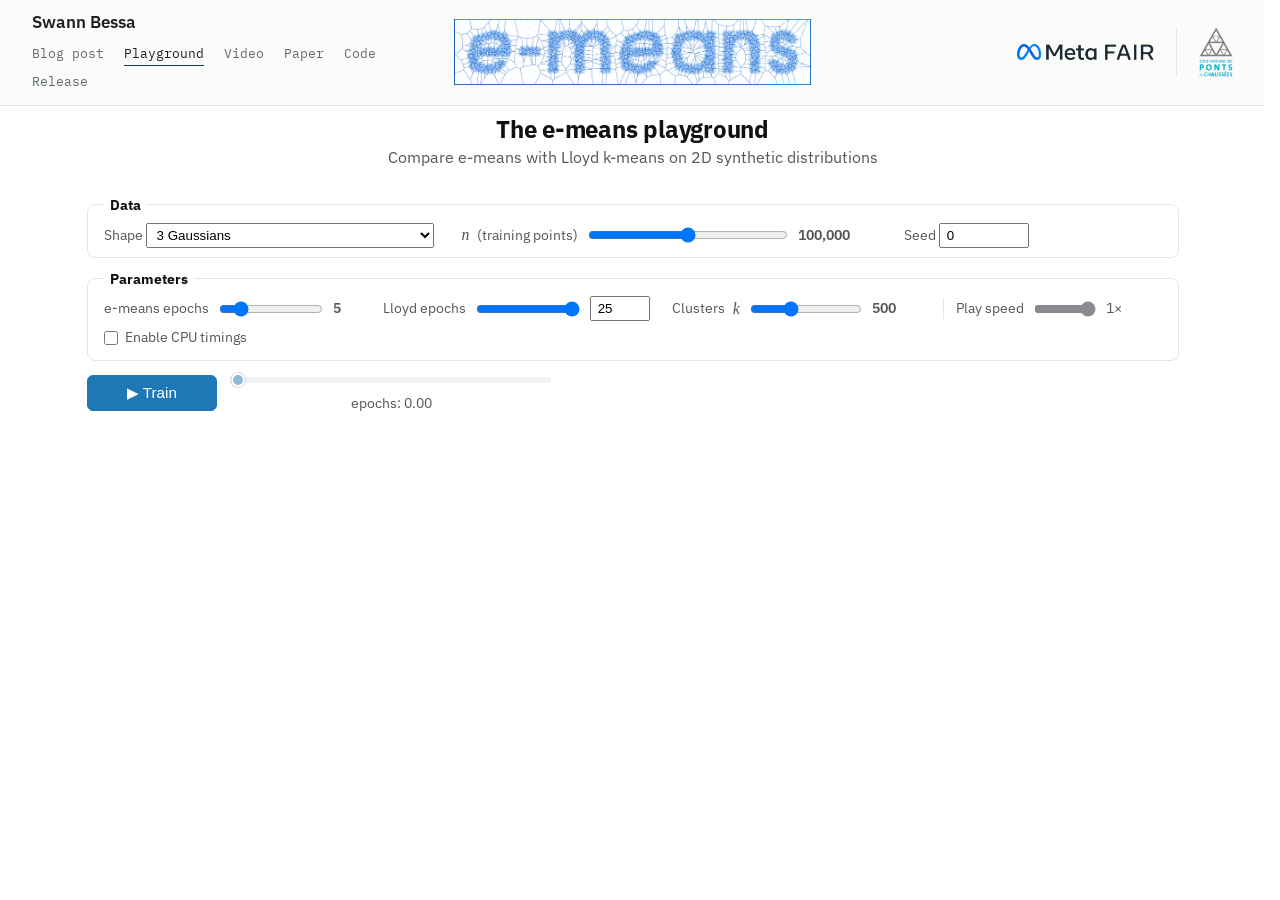
<file: playground.html>
<!DOCTYPE html>
<html lang="en">
<head>
<meta charset="utf-8">
<meta name="viewport" content="width=device-width, initial-scale=1">
<meta name="color-scheme" content="light">
<title>The e-means playground</title>
<link rel="preconnect" href="https://fonts.googleapis.com">
<link rel="preconnect" href="https://fonts.gstatic.com" crossorigin>
<link href="https://fonts.googleapis.com/css2?family=IBM+Plex+Mono:wght@400;500;600&family=IBM+Plex+Sans:wght@400;500;600;700&display=swap" rel="stylesheet" media="print" onload="this.media='all'">
<noscript><link href="https://fonts.googleapis.com/css2?family=IBM+Plex+Mono:wght@400;500;600&family=IBM+Plex+Sans:wght@400;500;600;700&display=swap" rel="stylesheet"></noscript>
<style>
html{scrollbar-gutter:stable; -webkit-text-size-adjust:100%; text-size-adjust:100%;}
.em-header{border-bottom:1px solid #e2e4e8; background:#fbfbfa; line-height:1.5;}
.em-header-inner{max-width:1400px; margin:0 auto; padding:10px 32px; display:grid;
    grid-template-columns:1fr auto 1fr; align-items:center; gap:12px 36px;}
.em-left{justify-self:start; display:flex; align-items:baseline; flex-wrap:wrap; gap:8px 28px;}
.em-name{font-family:"IBM Plex Sans",-apple-system,"Segoe UI",sans-serif; font-weight:600; font-size:17px;
  color:#1b1f23; text-decoration:none;}
.em-nav{font-family:"IBM Plex Mono",ui-monospace,Menlo,Consolas,monospace; font-size:13px; display:flex; gap:20px;}
  /* menu items never break inside; if the menu is wider than its column, its last items move to a second row */
  .em-nav{flex-wrap:wrap; row-gap:6px;}
  .em-nav > a, .em-nav > details > summary{white-space:nowrap;}
.em-nav a{color:#616b74; text-decoration:none; padding-bottom:2px; border-bottom:1px solid transparent;}
.em-nav a:hover, .em-nav a.active{color:#1b1f23; border-bottom-color:#1d3557;}
.em-paper{position:relative; display:inline-block;}
.em-paper summary{list-style:none; cursor:pointer; color:#616b74; padding-bottom:2px;
  border-bottom:1px solid transparent;}
.em-paper summary::-webkit-details-marker{display:none;}
.em-paper summary:hover, .em-paper[open] summary{color:#1b1f23; border-bottom-color:#1d3557;}
.em-paper-pop{position:absolute; left:0; top:calc(100% + 10px); z-index:20; width:min(680px, 92vw);
  background:#fff; border:1px solid #e2e4e8; border-radius:8px; padding:14px 16px;
  box-shadow:0 6px 24px rgba(0,0,0,0.08); font-family:"IBM Plex Sans",-apple-system,sans-serif;}
.em-paper-arxiv{font-size:13px; color:#616b74; margin-bottom:10px;}
.em-cite{font-family:"IBM Plex Mono",ui-monospace,Menlo,Consolas,monospace; font-size:12px;
  background:#f6f6f7; border:1px solid #e2e4e8; border-radius:6px; padding:10px 12px; margin:0 0 10px;
  white-space:pre-wrap; overflow-x:auto; color:#1b1f23;}
.em-copy{font-size:12px; padding:5px 12px;}
  .em-nav .em-paper-pop a.em-arxiv-link{color:#1f77b4; text-decoration:underline; text-underline-offset:2px; border-bottom:0;}
  .em-arxiv-btn{margin-left:8px;}
  .em-paper-pop .em-copy{font-family:inherit;}
  @media (max-width:420px){.em-paper-pop .em-cite{font-size:11px;}}
.em-mark{justify-self:center; display:block; line-height:0; background:#fff;
  border:none; transition:box-shadow 0.15s;}
.em-mark:hover{box-shadow:0 2px 10px rgba(0,0,0,0.12);}
.em-mark img{display:block; height:66px; width:auto;}
.em-mark{position:relative; cursor:zoom-in;}
.em-mark::after{content:"Click to zoom"; position:absolute; left:50%; top:calc(100% + 6px); transform:translateX(-50%); font:12px/1.4 "IBM Plex Sans",-apple-system,sans-serif; color:#fff; background:rgba(27,31,35,0.88); padding:3px 9px; border-radius:4px; white-space:nowrap; opacity:0; pointer-events:none; transition:opacity 0.15s; z-index:30;}
.em-mark:hover::after{opacity:1;}
.em-mark:focus-visible::after{opacity:1;}
.em-zoom{position:fixed; top:0; right:0; bottom:0; left:0; z-index:1000; display:none; flex-direction:column; align-items:center; justify-content:center; gap:16px; margin:0; padding:24px; background:rgba(251,251,250,0.97); cursor:zoom-out;}
.em-zoom.open{display:flex;}
.em-zoom img{max-width:min(1600px, 94vw); max-height:78vh; width:auto; height:auto; background:#fff; border:none; box-shadow:0 6px 30px rgba(0,0,0,0.12);}
.em-zoom figcaption{font-size:1.05em; color:#55555a;}
@media (max-width:1180px){
  .em-header-inner{grid-template-columns:1fr auto;}
  .em-mark{grid-column:1 / -1; grid-row:1;}
}
.em-logos{justify-self:end; display:flex; align-items:center; gap:22px;}
.em-logos > span{line-height:0; border:none; text-decoration:none;}
.em-logos img{display:block; width:auto;}
.em-logos .logo-fair{height:16px;}
.em-logos .logo-enpc{height:50px;}
.em-logos > span + span{padding-left:22px; border-left:1px solid #e2e4e8;}
</style>
<style>
:root{
  --ink:#111111; --ink-2:#55555a; --rule:#e5e5e8; --bg:#ffffff;
  --emablue:#1f77b4; --emared:#d62728;
}
*{box-sizing:border-box}
body{margin:0; background:var(--bg); color:var(--ink);
  font-family:"IBM Plex Sans",-apple-system,"Segoe UI","Helvetica Neue",Arial,sans-serif;
  line-height:1.5; font-size:16px;}
.wide{max-width:1140px; margin:0 auto; padding:14px 24px 80px;}
h1{font-size:1.7em; margin:8px 0 6px;}
p.lede{color:var(--ink-2); max-width:760px;}
h2{font-size:1.1em; margin:1.6em 0 0.5em;}
fieldset{border:1px solid var(--rule); border-radius:8px; padding:4px 16px 6px; margin:0 0 10px;}
fieldset .row{margin:2px 0;}
fieldset label{margin-top:1px; margin-bottom:1px;}
/* narrower parameter sliders so e-means epochs, Lloyd epochs and k fit on one line */
#paramKlog{width:112px;}
/* replay speed: not a run setting, so it looks different (grey, after a divider) */
.speedslider{display:inline-flex; align-items:center; gap:8px; padding-left:12px; border-left:1px solid var(--rule);}
/* the Parameters row is one line on desktop: slightly tighter gaps there */
@media (min-width:601px){fieldset:nth-of-type(2) .row{column-gap:12px;}}
#playSpeed{width:62px; accent-color:#8a8a90;}
.speedval{min-width:2.4em; color:var(--ink-2); font-variant-numeric:tabular-nums;}
@media (max-width:600px){.speedslider{display:grid; padding-left:0; border-left:0;} #playSpeed{width:100%;}}
#paramKval{min-width:3.5em;}
legend{font-weight:700; font-size:0.9em; padding:0 6px;}
label{display:inline-block; font-size:0.88em; color:var(--ink-2); margin:4px 10px 4px 0;}
input[type=number], select{font-size:0.95em; padding:3px 6px; width:90px;}
select{width:auto;}
textarea{width:100%; height:110px; font-family:"SF Mono","Menlo","Consolas",monospace; font-size:0.85em;}
.row{display:flex; flex-wrap:wrap; gap:4px 18px; align-items:center; margin:6px 0;}
.logslider{display:inline-flex; align-items:center; gap:8px;}
.logslider input[type=range]{width:200px;}
.logval{display:inline-block; min-width:5.5em; font-variant-numeric:tabular-nums; font-weight:600;}
button{font-size:0.95em; padding:8px 18px; border-radius:6px; border:1px solid var(--emablue);
  background:var(--emablue); color:#fff; cursor:pointer;}
button:hover{opacity:0.9}
button.secondary{background:#fff; color:var(--emablue);}
button:disabled{opacity:0.4; cursor:default;}
.anim-row{display:flex; flex-direction:column; margin-top:8px;
  border:1px solid var(--rule); border-radius:10px; padding:10px 20px 14px; background:#fcfcfd;}
/* below ~1100 px the chart moves to a second line instead of being cut off on the right */
.anim-panels{display:flex; gap:24px; flex-wrap:wrap; justify-content:center; justify-content:safe center; overflow-x:auto;}
.anim-row.stale .anim-panels{opacity:0.45;}
.anim-row canvas{border-radius:4px; max-width:100%; height:auto;}
.panel-title{font-weight:700; font-size:0.9em; min-height:1.3em; margin-bottom:6px; width:320px;
  display:flex; align-items:flex-end; line-height:1.3;}
.panel-title.lloyd{color:var(--emared)}
.panel-title.ema{color:var(--emablue)}
.readout{font-size:0.88em; color:var(--ink-2); margin-top:6px; min-height:3em; max-width:320px;}
.chart-legend{display:flex; gap:16px; justify-content:center; margin-top:8px; font-size:0.85em; color:var(--ink-2);}
.chart-legend .legend-item{display:inline-flex; align-items:center; gap:6px;}
.chart-legend .dot{display:inline-block; width:10px; height:10px; border-radius:50%;}
.chart-legend .line{display:inline-block; width:18px; height:0; border-top:2.2px solid; margin:0 1px;}
.chart-legend .line.dashed{border-top-style:dashed;}
.status{font-size:0.88em; color:var(--ink-2); margin-top:10px; white-space:pre-wrap; min-height:1.5em;}
.status.err{color:var(--emared); font-weight:600;}
.status .err{color:var(--emared); font-weight:600;}
/* the result: one sentence under the plots, each number in the colour of the method it favours */
.result-box{margin-top:14px; min-height:3.2em; font-size:1.02em; color:var(--ink); line-height:1.5;
  display:flex; flex-direction:column; align-items:center; justify-content:center; text-align:center;}
.result-box:empty{visibility:hidden;}
.result-box .better{color:var(--emablue);}
.result-box .worse{color:var(--emared);}
.result-box .tip{color:var(--ink-2); font-size:0.92em; margin-top:2px;}
.result-box .waiting{color:var(--ink-2); font-style:italic;}
.linslider{display:inline-flex; align-items:center; gap:8px;}
.math{font-family:"Times New Roman",Times,serif; font-style:italic; font-size:1.12em;}
.footnote{font-size:0.78em; color:var(--ink-2); font-weight:normal; margin-top:18px;}
/* the settings of the run and the notes, folded away: a quiet line with a chevron that turns when open */
.more-info{margin-top:14px; font-size:0.88em; color:var(--ink-2);}
.more-info + .more-info{margin-top:6px;}
.more-info summary{display:inline-flex; align-items:center; gap:7px; cursor:pointer; list-style:none;
  padding:2px 0; user-select:none;}
.more-info summary::-webkit-details-marker{display:none;}
.more-info summary:hover, .more-info[open] summary{color:var(--ink);}
.more-info summary:focus-visible{outline:2px solid var(--emablue); outline-offset:3px; border-radius:3px;}
.more-info .chev{width:6px; height:6px; border-right:1.6px solid currentColor;
  border-bottom:1.6px solid currentColor; transform:rotate(-45deg); transition:transform .15s ease;}
.more-info[open] .chev{transform:rotate(45deg) translate(-1px, -1px);}
.more-box{margin-top:8px; border:1px solid var(--rule); border-radius:8px; background:#fcfcfd;
  padding:10px 14px 12px;}
.more-box .run-info{white-space:pre-wrap; line-height:1.5;}
.more-box .run-info:empty{display:none;}
.more-box .footnote{font-size:1em; margin:8px 0 0; line-height:1.5;}
.more-box .run-info:empty + .footnote{margin-top:0;}
@media (prefers-reduced-motion: reduce){.more-info .chev{transition:none;}}
.linslider input[type=range]{width:104px;}
.controls{display:flex; align-items:center; flex-wrap:wrap; gap:8px 14px; margin:2px 0 0;}
/* one button: Train / Pause / Resume; wide enough for its longest label ("Preparing…") so the slider does
   not move when the label changes */
#startBtn{min-width:8.6em; white-space:nowrap;}
/* while preparing it ignores clicks but keeps the keyboard focus (the disabled attribute would drop it) */
#startBtn[aria-disabled="true"]{opacity:0.4; cursor:default;}
.play-btn{
  flex:0 0 auto; width:36px; height:36px; border-radius:50%;
  border:1px solid var(--rule); background:#fff; color:var(--emablue);
  font-size:0.85em; cursor:pointer; display:flex; align-items:center;
  justify-content:center; padding:0 0 0 2px;
}
.play-btn:hover{background:#f3f7fb}
/* the slider is 320 px wide when there is room and shrinks with the box on a phone */
.slider-col{display:flex; flex-direction:column; align-items:center; gap:4px; flex:0 1 320px; min-width:0;}
.slider-col input[type=range]{width:100%}
.slider-label{font-size:0.85em; color:var(--ink-2)}
.slider-label .eps .e, .slider-label .eps .l{white-space:nowrap;}
.slider-label .eps .e{color:var(--emablue);} .slider-label .eps .l{color:var(--emared);}
/* the CPU time and both epochs read as one line (Swann, 2026-11-06): a wider column for it, never broken */
@media (min-width: 601px){.cpu-timed .slider-col{flex-basis:440px;} .slider-label{white-space:nowrap;}}
/* phones: the epochs get their own line under the CPU time, without the separator */
/* (on a phone the method names go too: the colours already say which number is which) */
@media (max-width: 600px){.slider-label .eps{display:block;} .slider-label .eps .sep{display:none;}
  .slider-label .eps .nm{display:none;}}
/* playback slider, like a video player: played | computed | not computed yet */
/* drawn on the input itself, so it repaints whenever --pf/--bf change; --be lets the computed part
   reach the right edge once training is done (the thumb-centre mapping alone stops 7 px short) */
.slider-col input[type=range]{-webkit-appearance:none; appearance:none; height:18px; margin:0;
  cursor:pointer; --pf:0; --bf:0; --be:0;
  background:linear-gradient(to right, var(--emablue) calc(7px + (100% - 14px) * var(--pf)),
    #aac6e0 0 calc(7px + (100% - 14px) * var(--bf) + 7px * var(--be)), #e6e7ea 0) center / 100% 6px no-repeat;}
.slider-col input[type=range]:disabled{cursor:default; opacity:0.5;}
.slider-col input[type=range]:focus{outline:none;}
.slider-col input[type=range]::-moz-range-track{height:6px; border:none; background:transparent;}
.slider-col input[type=range]::-webkit-slider-runnable-track{height:6px; border:none; background:transparent;}
.slider-col input[type=range]::-moz-range-progress{background:transparent;}
.slider-col input[type=range]::-moz-range-thumb{box-sizing:border-box; width:14px; height:14px; border-radius:50%;
  background:var(--emablue); border:2px solid #fff; box-shadow:0 0 0 1px rgba(0,0,0,0.25);}
.slider-col input[type=range]::-webkit-slider-thumb{-webkit-appearance:none; box-sizing:border-box; width:14px;
  height:14px; margin-top:-4px; border-radius:50%; background:var(--emablue); border:2px solid #fff;
  box-shadow:0 0 0 1px rgba(0,0,0,0.25);}
.slider-col input[type=range]:focus-visible::-moz-range-thumb{box-shadow:0 0 0 3px rgba(31,119,180,0.35);}
.slider-col input[type=range]:focus-visible::-webkit-slider-thumb{box-shadow:0 0 0 3px rgba(31,119,180,0.35);}
.linslider input[type=number]{width:4.5em;}
code{font-family:"SF Mono","Menlo","Consolas",monospace; background:#f4f4f6;
  border:1px solid var(--rule); border-radius:4px; padding:0.1em 0.4em; font-size:0.92em;}
</style>
<style id="emCodeStyle">
  .em-code-pop{width:auto; white-space:nowrap;}
  .em-nav .em-code-pop a.em-code-link{font-family:"IBM Plex Mono",ui-monospace,Menlo,Consolas,monospace; font-size:13px; color:#1f77b4;}
  /* phones: the pop-up spans the screen and its sentence wraps; the faiss path stays on one line */
  @media (max-width: 600px){
    .em-nav .em-code-pop{left:8px; right:8px; width:auto; white-space:normal;}
    .em-nav .em-code-pop a.em-code-link{white-space:nowrap;}
  }
</style>
<style id="pgHeroStyle">
  .pg-hero{padding:10px 0 11px; text-align:center;}
  .pg-hero-inner{max-width:1140px; margin:0 auto; padding:0 24px;}
  .pg-hero h1{font-size:24px; line-height:1.15; margin:0 0 2px; letter-spacing:-0.01em;}
  .pg-hero p.lede{font-size:16px; color:var(--ink-2); margin:0; max-width:none;}
</style>
<style id="pgPhoneStyle">
/* ===== Phones, tablets and touch screens. Every rule that changes the page is inside a media query that a
   desktop browser (fine pointer, wider than 600 px) does not match, so desktops render exactly as before. ===== */
.lbl{display:contents;}          /* label text wrapper: invisible on desktop, a grid cell on phones */
.touch-note{display:none;}       /* the note on phone limits, shown on touch screens only */

/* --- Touch screens (a finger is the main pointer): targets of at least 44 px, and 16 px text in the form
   fields so that iOS does not zoom the page in when one is tapped (pinch-zoom stays available). --- */
@media (pointer: coarse){
  select, input[type=number]{font-size:16px; min-height:44px;}
  #startBtn{min-height:44px;}
  .em-copy{min-height:44px;}
  .em-nav a.em-code-link{display:inline-block; padding:12px 0;}
  fieldset input[type=range]{height:44px;}
  /* the header links keep their look; an invisible margin around each one takes the finger */
  .em-name, .em-nav a, .em-paper summary{position:relative;}
  .em-name::after, .em-nav a::after, .em-paper summary::after{content:""; position:absolute;
    left:-6px; right:-6px; top:-11px; bottom:-11px;}
  /* playback slider: 44 px tall to grab, the visible track stays 6 px, the thumb grows from 14 to 26 px
     (the played / computed bar is re-drawn for the bigger thumb) */
  .slider-col input[type=range]{height:44px;
    background:linear-gradient(to right, var(--emablue) calc(13px + (100% - 26px) * var(--pf)),
      #aac6e0 0 calc(13px + (100% - 26px) * var(--bf) + 13px * var(--be)), #e6e7ea 0) center / 100% 6px no-repeat;}
  .slider-col input[type=range]::-moz-range-thumb{width:26px; height:26px;}
  .slider-col input[type=range]::-webkit-slider-thumb{width:26px; height:26px; margin-top:-10px;}
  .touch-note{display:block;}
}

/* --- Below 940 px the Paper menu (680 px wide, anchored at its link) runs off the right edge: open both menus
   under the header, inside the screen, and let the citation wrap --- */
@media (max-width: 940px){
  .em-header-inner{position:relative;}
  .em-paper{position:static;}
  .em-paper-pop{left:16px; right:16px; width:auto; max-width:680px; top:calc(100% - 4px);}
  .em-code-pop{left:auto;}
  .em-cite{white-space:pre-wrap;}
}

/* --- Phones held upright (up to 600 px wide) --- */
@media (max-width: 600px){
  /* header: the wordmark on its own line, shrunk to the screen; then the name with the two logos (smaller,
     still plain images); then the links */
  .em-header-inner{grid-template-columns:1fr auto; padding:10px 16px 6px; gap:6px 12px;}
  .em-mark{grid-column:1 / -1; grid-row:1; justify-self:center; width:min(100%, 340px);}
  .em-mark img{width:100%; height:auto;}
  .em-left{display:contents;}
  .em-name{grid-column:1; grid-row:2; align-self:center;}
  .em-logos{grid-column:2; grid-row:2; gap:14px;}
  .em-logos > span + span{padding-left:14px;}
  .em-logos .logo-fair{height:12px;}
  .em-logos .logo-enpc{height:32px;}
  .em-nav{grid-column:1 / -1; grid-row:3; gap:4px 18px; flex-wrap:wrap;}
  .em-nav a, .em-paper summary{white-space:nowrap;}
  .pg-hero{padding:8px 0 9px;}
  .pg-hero-inner{padding:0 16px;}
  .pg-hero h1{font-size:22px;}
  .pg-hero p.lede{font-size:15px; line-height:1.4;}
  .wide{padding:10px 16px 48px;}
  /* settings: one per line, as label | slider | value, with the slider taking what is left */
  fieldset{min-width:0; padding:2px 12px 6px; margin-bottom:8px;}
  .row{display:block; margin:0;}
  .row > label{display:grid; grid-template-columns:6.4em minmax(0, 1fr) 5.2em; align-items:center;
    column-gap:8px; margin:0; padding:1px 0; line-height:1.25;}
  .lbl{display:block;}
  .row > label > select, #genSeed{grid-column:2 / -1;}
  #genSeed, #paramIters{justify-self:start;}
  select{width:100%; min-width:0;}
  .row input[type=range], #paramKlog{width:100%; min-width:0; margin:0;}
  .row .logval{min-width:0;}
  .controls{flex-wrap:nowrap; scroll-margin-top:8px;}
  /* plots: Lloyd and e-means side by side at half width, the loss chart under them; the canvases keep
     their shape (only their displayed size changes, never what is computed or drawn) */
  .anim-row{padding:8px 8px 10px;}
  .anim-panels{display:grid; grid-template-columns:repeat(2, minmax(0, 1fr)); gap:6px 10px;}
  .anim-panels > div:nth-child(3){grid-column:1 / -1; justify-self:center; width:100%; max-width:360px;
    margin-top:6px;}
  .anim-row canvas{width:100% !important;}
  .panel-title{width:auto; margin-bottom:4px;}
  .pt-more{display:none;}
  .readout{max-width:none; font-size:0.8em; line-height:1.35; min-height:4.05em;}
  .chart-legend{font-size:0.875em;}
  .footnote{font-size:0.875em;}
}

/* --- Phones held sideways (short screen, touch, wider than 600 px; a narrower one keeps the upright layout):
   one-line header and title, and the three plots in one
   row, sized so that a plot fits on the screen together with the Train button and the slider --- */
@media (orientation: landscape) and (min-width: 601px) and (max-height: 500px) and (pointer: coarse){
  .em-header-inner{grid-template-columns:1fr auto 1fr; padding:6px 24px; gap:6px 24px;}
  .em-mark{grid-column:auto; grid-row:auto; width:auto;}
  .em-mark img{height:36px; width:auto;}
  .em-left{gap:0 20px;}
  .em-nav{gap:16px;}
  .em-logos{gap:14px;}
  .em-logos > span + span{padding-left:14px;}
  .em-logos .logo-fair{height:12px;}
  .em-logos .logo-enpc{height:34px;}
  .pg-hero{padding:6px 0 7px;}
  .pg-hero-inner{display:flex; flex-wrap:wrap; align-items:baseline; justify-content:center; column-gap:16px;}
  .wide{padding-top:10px;}
  .row > label{flex:1 1 auto; white-space:nowrap; margin:0;}
  .row input[type=range], #paramKlog{width:60px; flex:1 1 60px; min-width:50px;}
  select{max-width:10em;}
  #genSeed{width:4.5em;}
  .controls{scroll-margin-top:6px;}
  .anim-row{padding:8px 12px 10px;}
  .anim-panels{--pw:min(320px, calc(100vh - 130px), calc((100vw - 140px) / 3)); gap:16px;}
  .anim-panels > div{width:var(--pw);}
  .anim-row canvas{width:100% !important;}
  .panel-title{width:auto;}
  .pt-more{display:none;}
  .readout{max-width:none;}
}
@supports (height: 100svh){
  @media (orientation: landscape) and (min-width: 601px) and (max-height: 500px) and (pointer: coarse){
    /* the small viewport: the screen height left when the browser's toolbars are showing */
    .anim-panels{--pw:min(320px, calc(100svh - 130px), calc((100vw - 140px) / 3));}
  }
}
</style>
<style id="panelKeyStyle">
/* ===== The key to the two cluster plots (legend option 11, Swann 2026-11-05). One line under the Lloyd and
   e-means readouts, in the chart legend's own type: it carries the .chart-legend class, so the size, the grey
   and the 6 px from glyph to label are the chart legend's. ===== */
/* the readouts break on purpose: the numbers, then "after N epochs" on a line of its own */
.readout .ro-when{display:block;}
.readout .ro-test{white-space:nowrap;}   /* if the numbers' line ever wraps, it wraps before "test" */

/* the key: training points, centroids, Voronoi cells. The centroids entry sits in the middle column, centred
   under the gap between the two plots, and the other two hang off it: swapping the third entry for the
   "hidden" note (above VORONOI_MAX_K clusters) moves nothing else. */
.panel-key{display:grid; grid-template-columns:1fr auto 1fr; column-gap:16px; align-items:center;
  width:auto; margin-top:0;}
.panel-key .legend-item{white-space:nowrap;}
.panel-key .pk-pts{justify-self:end;}
.panel-key .pk-cells, .panel-key .pk-note{grid-column:3; grid-row:1; justify-self:start;}
.panel-key svg{display:block; flex:none; overflow:visible;}
.panel-key .pk-term{text-decoration:underline dotted rgba(85,85,90,0.45); text-decoration-thickness:1px;
  text-underline-offset:3px;}
.panel-key .pk-note{display:none; color:#8b8b91;}
.panel-key .pk-note svg{opacity:0.45;}
.anim-row.pk-nocells .panel-key .pk-cells{display:none;}
.anim-row.pk-nocells .panel-key .pk-note{display:inline-flex;}
/* a one-phrase gloss on hover or focus, in the page's own tooltip style (the header's "Click to zoom"). It is
   not rendered at all until shown, so it can never widen the scrolling row of plots. */
.panel-key [data-tip]{position:relative; cursor:help; border-radius:3px;}
.panel-key [data-tip]:focus{outline:none;}
.panel-key [data-tip]:focus-visible{box-shadow:0 0 0 3px rgba(31,119,180,0.35);}
.panel-key [data-tip]::after{content:attr(data-tip); display:none; position:absolute; left:50%;
  bottom:calc(100% + 6px); transform:translateX(-50%); font:12px/1.4 "IBM Plex Sans",-apple-system,sans-serif;
  color:#fff; background:rgba(27,31,35,0.88); padding:3px 9px; border-radius:4px; white-space:nowrap;
  pointer-events:none; z-index:30;}
.panel-key [data-tip]:hover::after, .panel-key [data-tip]:focus::after{display:block;}

/* where the plots wrap (the chart on its own line, or one plot per line): the key is a line of its own right
   after the two cluster plots and before the chart; the negative margin turns the 24 px wrap gap into 6 px */
.anim-panels > .panel-key{flex:1 0 100%; order:1; margin-top:-18px; grid-column:1 / -1;}
.anim-panels > div:nth-child(3){order:2;}
/* wide enough for the three plots in one row: a grid, with the chart column spanning both rows and its legend
   at the bottom. The key (row 2, under the two plots) then shares a line with the chart legend's second row,
   and "after N epochs" with its first: 6 px under the readouts for the key, 6 px between the legend's rows. */
.anim-row{container-type:inline-size;}
@container (min-width: 1008px){
  .anim-panels{display:grid; grid-template-columns:repeat(3, 320px); column-gap:24px; row-gap:0;}
  .anim-panels > div:nth-child(1){grid-area:1 / 1;}
  .anim-panels > div:nth-child(2){grid-area:1 / 2;}
  .anim-panels > div:nth-child(3){grid-area:1 / 3 / span 2 / 4; display:flex; flex-direction:column;}
  .anim-panels > div:nth-child(3) > .chart-legend{margin-top:auto; row-gap:6px !important;}
  .anim-panels > .panel-key{grid-area:2 / 1 / 3 / 3; margin-top:6px;}
}
/* desktop: the frame's bottom padding matches its top (10 px), so the key line sits as far from the bottom
   border as the titles do from the top one; 4 px of it inside the scrolling row of plots, so the keyboard focus
   ring around a key entry is not clipped */
@media (min-width: 601px){
  .anim-row{padding-bottom:6px;}
  .anim-panels{padding-bottom:4px;}
}
/* phones held upright: three lines per readout (train, test, epochs), and the key spans both plot columns as
   one centred line, a little apart from the readouts above and the chart below so it reads as a key */
@media (max-width: 600px){
  .readout .ro-test{display:block;}
  .anim-panels > .panel-key{display:flex; flex-wrap:wrap; justify-content:center; column-gap:12px; row-gap:2px;
    margin:3px 0 4px; font-size:0.85em;}   /* the desktop key's size: a few px to spare at 390 px */
  .panel-key .legend-item{gap:5px;}
  /* the gloss wraps to the screen: the outer entries anchor theirs to their own outer edge */
  .panel-key [data-tip]::after{white-space:normal; width:max-content; max-width:250px; text-align:center;
    text-wrap:balance;}
  .panel-key .pk-pts::after{left:0; transform:none;}
  .panel-key .pk-cells::after, .panel-key .pk-note::after{left:auto; right:0; transform:none;}
  /* above VORONOI_MAX_K clusters the note does not fit beside the other two: it takes a centred line of its own */
  .anim-row.pk-nocells .panel-key .pk-note{flex-basis:100%; justify-content:center;}
}
/* the narrowest phones (under 380 px): a step smaller and tighter, so the key still holds one line down to
   360 px; on a 320 px screen "Voronoi cells" takes a centred second line */
@media (max-width: 379px){
  .anim-panels > .panel-key{font-size:0.78em; column-gap:8px;}
}
/* phones held sideways keep the three plots in one row: the same grid at their plot width. The key is a
   centred, wrapping line there, since two plot widths may be too narrow for the pinned middle entry */
@media (orientation: landscape) and (min-width: 601px) and (max-height: 500px) and (pointer: coarse){
  .anim-panels{display:grid; grid-template-columns:repeat(3, var(--pw)); column-gap:16px; row-gap:0;}
  .anim-panels > div:nth-child(1){grid-area:1 / 1;}
  .anim-panels > div:nth-child(2){grid-area:1 / 2;}
  .anim-panels > div:nth-child(3){grid-area:1 / 3 / span 2 / 4; display:flex; flex-direction:column;}
  .anim-panels > div:nth-child(3) > .chart-legend{margin-top:auto; row-gap:6px !important;}
  .anim-panels > .panel-key{grid-area:2 / 1 / 3 / 3; margin-top:6px; width:auto; display:flex; flex-wrap:wrap;
    justify-content:center; column-gap:12px; row-gap:2px;}
}
</style>
<style id="raceStyle">
/* ===== The race on one clock (Swann, 2026-11-05; calm finish 2026-11-06). With "Enable CPU timings" checked, the
   title line of each cluster plot carries a small grey clock on its right: the method's CPU time so far. When the
   method finishes, the clock settles where it is to a check mark and the total, in the method's colour. Nothing is
   drawn over the plots. ===== */
.panel-title > span:first-child{white-space:nowrap;}
.panel-title .clock{margin-left:auto; padding-left:10px; display:inline-flex; align-items:center; gap:5px; flex:none;
  font-weight:600; font-variant-numeric:tabular-nums; white-space:nowrap; color:var(--ink-2); transition:color .45s ease;}
.panel-title .clock:empty{display:none;}
.panel-title .clock svg{display:block; flex:none; color:#a2a2a9;}
/* the finish: the clock settles where it is, to a check mark and the total, in its method's colour */
.panel-title.lloyd .clock.done{color:var(--emared);}
.panel-title.ema .clock.done{color:var(--emablue);}
.panel-title .clock.done svg{color:currentColor;}
.panel-title .clock.settle svg{animation:ckIn .45s ease both;}
@keyframes ckIn{from{opacity:0;} to{opacity:1;}}
.panel-title .clock .ck-ff{font-weight:500; font-size:0.9em; letter-spacing:0.01em; color:var(--ink-2);}
.panel-title .clock.ff-short .ck-ff{display:none;}
.stage{position:relative;}
@media (max-width: 419px){body.cpu-timed .panel-title.lloyd .km{display:none;}}
/* the narrowest phones: the clock drops its stopwatch while running, to fit beside "e-means" */
@media (max-width: 379px){
  .panel-title .clock{padding-left:6px; gap:3px;}
  .panel-title .clock.run svg{display:none;}
}
@media (prefers-reduced-motion: reduce){
  .panel-title .clock{transition:none;}
  .panel-title .clock.settle svg{animation:none;}
}
.footnote a{color:var(--emablue); text-decoration:none;}
.footnote a:hover{text-decoration:underline;}
</style>
<style id="toggleStyle">
/* ===== "Enable CPU timings" (Swann, 2026-11-06): a training setting, read at Train like the others. On a computer it
   takes a quiet line of its own under the sliders; on a phone it is one line among the settings, before Play speed.
   The body carries .cpu-timed while the run on screen is timed (before any run, while the box is checked): the
   title clocks and the note's timing sentence show only then. ===== */
.opt-line{flex:1 0 100%; order:1; display:flex; margin:0 0 3px;}
.checkopt{display:inline-flex; align-items:center; gap:7px; cursor:pointer; user-select:none; -webkit-user-select:none;}
.checkopt input{margin:0; width:14px; height:14px; flex:none; cursor:pointer;}
.checkopt:hover{color:var(--ink);}
.timing-only{display:none;}
.cpu-timed .timing-only{display:inline;}
body:not(.cpu-timed) .panel-title .clock{display:none;}
@media (max-width: 600px){
  .opt-line{display:block; margin:0; padding:4px 0 3px;}
  .checkopt{margin:0; line-height:1.25;}
}
@media (pointer: coarse){
  .checkopt{min-height:44px; gap:10px;}
  .checkopt input{width:20px; height:20px;}
}
</style>
<meta name="description" content="Compare e-means with Lloyd k-means on 2D synthetic distributions">
<meta property="og:type" content="website">
<meta property="og:url" content="https://e-means.github.io/playground.html">
<meta property="og:title" content="The e-means playground">
<meta property="og:description" content="Compare e-means with Lloyd k-means on 2D synthetic distributions">
<meta property="og:image" content="https://e-means.github.io/assets/emeans-wordmark.png">
<meta name="twitter:card" content="summary_large_image">
<meta name="twitter:title" content="The e-means playground">
<meta name="twitter:description" content="Compare e-means with Lloyd k-means on 2D synthetic distributions">
<meta name="twitter:image" content="https://e-means.github.io/assets/emeans-wordmark.png">
<link rel="stylesheet" href="assets/mobile-header.css">
<link rel="stylesheet" href="assets/mobile-playground.css">
<script defer src="assets/mobile-header.js"></script>
<script defer src="assets/mobile-playground.js"></script>
<script>/*! JavaScript on this page: MIT License, Copyright (c) Meta Platforms, Inc. and affiliates. See https://github.com/e-means/e-means.github.io/blob/main/LICENSE */</script>
</head>
<body>
<header class="em-header">
  <div class="em-header-inner">
    <div class="em-left">
      <a class="em-name" href="https://swannbessa.github.io/">Swann Bessa</a>
      <nav class="em-nav">
        <a href="./">Blog post</a>
        <a href="playground.html" class="active">Playground</a>
        <a href="video.html">Video</a>
        <details class="em-paper">
          <summary>Paper</summary>
          <div class="em-paper-pop">
            <div class="em-paper-arxiv">On arXiv: <a class="em-arxiv-link" href="https://arxiv.org/abs/2611.09501" target="_blank" rel="noopener">arxiv.org/abs/2611.09501</a></div>
            <pre class="em-cite" id="emCite">@misc{bessa2026emeansoutperformingkmeansin,
      title={e-means: outperforming k-means (in one-tenth the epochs)}, 
      author={Swann Bessa and Pierre-Emmanuel Mazar&eacute; and Gergely Szilvasy and Hugo Touvron and David Picard and Matthijs Douze and Herv&eacute; J&eacute;gou},
      year={2026},
      eprint={2611.09501},
      archivePrefix={arXiv},
      primaryClass={cs.LG},
      url={https://arxiv.org/abs/2611.09501}, 
}</pre>
            <button type="button" class="secondary em-copy" id="emCopy">Copy citation</button><button type="button" class="secondary em-copy em-arxiv-btn" onclick="window.open('https://arxiv.org/abs/2611.09501', '_blank', 'noopener')">Open on arXiv</button>
          </div>
        </details>
        <details class="em-paper em-code">
          <summary>Code</summary>
          <div class="em-paper-pop em-code-pop">
            e-means is available in faiss : <a class="em-code-link" href="https://github.com/facebookresearch/faiss/tree/main/contrib/e_means" target="_blank" rel="noopener">faiss/contrib/e_means</a>
          </div>
        </details>
        <a href="https://x.com/swann_bessa/status/2120200714630594911" target="_blank" rel="noopener">Release</a>
      </nav>
    </div>
    <a class="em-mark" href="assets/emeans-wordmark.png?v=silk320" aria-label="Zoom into the e-means logo"><img src="assets/emeans-wordmark.png?v=silk320" alt="e-means"></a>
    <div class="em-logos">
      <span><img class="logo-fair" src="assets/meta-fair-logo.png" alt="Meta FAIR"></span>
      <span><img class="logo-enpc" src="assets/enpc-logo.png" alt="École nationale des ponts et chaussées"></span>
    </div>
  </div>
</header>
<header class="pg-hero">
  <div class="pg-hero-inner">
    <h1>The e-means playground</h1>
    <p class="lede">Compare e-means with Lloyd k-means on 2D synthetic distributions</p>
  </div>
</header>
<div class="wide">

<fieldset>
<legend>Data</legend>
<div id="genControls" class="row">
  <label>Shape
    <select id="distSelect">
      <option value="vo_toy">3 Gaussians</option>
      <optgroup label="Geometric shapes">
      <option value="spirals">Spirals (three arms)</option>
      <option value="meta_logo">Meta logo</option>
      <option value="heart">Heart</option>
      <option value="star">Star outline</option>
      <option value="checkerboard">Checkerboard</option>
      <option value="sierpinski">Sierpinski triangle</option>
      <option value="olympic_rings">Olympic rings</option>
      <option value="lissajous">Lissajous curve</option>
      <option value="galaxy">Galaxy</option>
      <option value="flower">Flower</option>
      </optgroup>
      <optgroup label="Clustered shapes">
      <option value="gaussian_blobs">Gaussian blobs</option>
      <option value="gaussian_blobs_close">Gaussian blobs (close/overlapping)</option>
      <option value="anisotropic_blobs">Anisotropic blobs</option>
      <option value="uniform_cubes">Uniform cubes</option>
      <option value="moons_tiled">Interleaving moons</option>
      <option value="rings">Concentric rings</option>
      <option value="duplicate_heavy">Duplicate-heavy blobs</option>
      </optgroup>
      <optgroup label="Paper appendix">
      <option value="syn_unif_cube">Uniform cube</option>
      <option value="syn_gauss_iso">Isotropic Gaussian</option>
      <option value="syn_gauss_pow_a05">Stretched Gaussian (a = 1/2)</option>
      <option value="syn_gauss_pow_a1">Stretched Gaussian (a = 1)</option>
      <option value="syn_gauss_pow_a2">Stretched Gaussian (a = 2)</option>
      <option value="syn_gmm">Gaussian mixture (G = K)</option>
      <option value="syn_gmm_zipf">Gaussian mixture, Zipf-weighted (G = K)</option>
      </optgroup>
    </select>
  </label>
  <label class="logslider"><span class="lbl"><i class="math">n</i> (training points)</span>
    <input type="range" id="genNlog" min="4" max="6" step="0.01" value="5">
    <span class="logval" id="genNval">100,000</span>
    <input type="hidden" id="genN" value="100000">
  </label>
  <label>Seed <input type="number" id="genSeed" value="0" min="0" step="1"></label>
</div>
</fieldset>

<fieldset>
<legend>Parameters</legend>
<div class="row">
  <label class="linslider">e-means epochs
    <input type="range" id="paramEpochs" min="1" max="25" step="1" value="5">
    <span class="logval" id="paramEpochsVal" style="min-width:2em;">5</span>
  </label>
  <label class="linslider">Lloyd epochs
    <input type="range" id="paramItersRange" min="1" max="25" step="1" value="25">
    <input type="number" id="paramIters" value="25" min="1" max="1000" step="1">
  </label>
  <label class="logslider"><span class="lbl">Clusters <i class="math">k</i></span>
    <input type="range" id="paramKlog" min="2" max="4" step="any" value="2.69897">
    <span class="logval" id="paramKval">500</span>
    <input type="hidden" id="paramK" value="500">
  </label>
  <div class="opt-line"><label class="checkopt" title="Trains both methods on the same number of threads, times them, and replays them on one clock of CPU time. The results do not change."><input type="checkbox" id="paramTiming">Enable CPU timings</label></div>
  <label class="speedslider" title="Slows the replay down. Training and the results are not affected.">Play speed
    <input type="range" id="playSpeed" min="0.1" max="1" step="0.05" value="1" aria-label="Replay speed">
    <span class="speedval" id="playSpeedVal">1&times;</span>
  </label>
</div>
</fieldset>

<div class="controls">
  <button id="startBtn" data-mode="train" aria-disabled="false">&#9654;&#xFE0E; Train</button>
  <div class="slider-col">
    <input type="range" min="0" max="1" step="0.01" value="0" aria-label="Playback position in epochs" disabled>
    <div class="slider-label"><span class="lab">epochs: </span><span class="val">0.00</span><span class="unit"></span><span class="eps"></span><span class="wait"></span></div>
  </div>
</div>

<div class="anim-row" id="animRow" style="display:none;">
  <div class="anim-panels">
  <div>
    <div class="panel-title lloyd"><span>Lloyd<span class="km"> k-means</span></span><span class="clock" aria-hidden="true"></span></div>
    <div class="stage" data-m="lloyd"><canvas class="left" width="320" height="320"></canvas></div>
    <div class="readout" data-r="lloyd"></div>
  </div>
  <div>
    <div class="panel-title ema"><span>e-means</span><span class="clock" aria-hidden="true"></span></div>
    <div class="stage" data-m="ema"><canvas class="right" width="320" height="320"></canvas></div>
    <div class="readout" data-r="ema"></div>
  </div>
  <div>
    <div class="panel-title" style="color:var(--ink-2)">Loss (MSE): train vs held-out test</div>
    <canvas class="chart" width="320" height="320"></canvas>
    <div class="chart-legend" style="display:grid; grid-template-columns:auto auto; column-gap:16px; row-gap:4px; justify-content:center;">
      <span class="legend-item"><i class="line" style="border-top-color:var(--emablue)"></i>e-means train</span>
      <span class="legend-item"><i class="line dashed" style="border-top-color:var(--emablue)"></i>e-means test</span>
      <span class="legend-item"><i class="line" style="border-top-color:var(--emared)"></i>Lloyd train</span>
      <span class="legend-item"><i class="line dashed" style="border-top-color:var(--emared)"></i>Lloyd test</span>
    </div>
  </div>
  <div class="chart-legend panel-key" role="list" aria-label="Key to the Lloyd and e-means plots">
    <span class="legend-item pk-pts" role="listitem" tabindex="0" data-tip="The points both methods learn from"><svg width="15" height="11" viewBox="0 0 15 11" aria-hidden="true" fill="#8e8e95"><rect x="0.4" y="4.6" width="2.2" height="2.2"/><rect x="4.3" y="1" width="2.2" height="2.2"/><rect x="5.8" y="7.8" width="2.2" height="2.2"/><rect x="9.7" y="4.2" width="2.2" height="2.2"/><rect x="12.8" y="0.6" width="2.2" height="2.2"/><rect x="12.6" y="8.4" width="2.2" height="2.2"/></svg>training points</span>
    <span class="legend-item pk-cents" role="listitem" tabindex="0" data-tip="The cluster centers, red for Lloyd and blue for e-means"><svg width="18" height="10" viewBox="0 0 18 10" aria-hidden="true" stroke="#fff" stroke-width="1.1"><circle cx="4.85" cy="5" r="4.2" fill="#d62728"/><circle cx="13.15" cy="5" r="4.2" fill="#1f77b4"/></svg>centroids</span>
    <span class="legend-item pk-cells" role="listitem" tabindex="0" data-tip="The region closest to each centroid"><svg width="22" height="12" viewBox="0 0 22 12" aria-hidden="true" fill="none" stroke-width="1.1" stroke-linejoin="round" stroke-opacity="0.8"><path stroke="#d62728" d="M1 2.6 L7 0.8 L9.4 6.4 L5.6 11.2 L0.6 8.8 Z"/><path stroke="#1f77b4" d="M12.6 1.4 L18.8 0.9 L21.4 5.8 L18.6 11 L11.8 9.6 L11.2 5.2 Z"/></svg><span class="pk-term">Voronoi cells</span></span>
    <span class="legend-item pk-note" role="listitem" tabindex="0" data-tip="With this many clusters the cells are too small to draw"><svg width="22" height="12" viewBox="0 0 22 12" aria-hidden="true" fill="none" stroke-width="1.1" stroke-linejoin="round" stroke-opacity="0.8"><path stroke="#d62728" d="M1 2.6 L7 0.8 L9.4 6.4 L5.6 11.2 L0.6 8.8 Z"/><path stroke="#1f77b4" d="M12.6 1.4 L18.8 0.9 L21.4 5.8 L18.6 11 L11.8 9.6 L11.2 5.2 Z"/></svg><span>cells hidden above <span class="pk-max">700</span> clusters</span></span>
  </div>
  </div>
</div>
<div class="result-box" id="resultBox" style="display:none;"></div>
<div id="statusBox" class="status"></div>
<details class="more-info" hidden>
<summary><span class="chev" aria-hidden="true"></span>Click here for additional info</summary>
<div class="more-box">
<div id="runInfo" class="run-info"></div>
<p class="footnote">Note: e-means runs here with dead-cluster revival switched off, because on very
low-dimensional data such as these 2-D sets revival degrades its results. Lloyd still re-seeds
empty clusters as usual. Initialization is done with random sampling from the dataset.
The batch size used is B/8, where B is the batch given by the default scaling law.
<span class="timing-only">The animation is smoothed, but the training times are measured faithfully (see the
<a href="https://github.com/e-means/e-means.github.io/blob/main/playground.html" target="_blank"
rel="noopener">source code</a>).</span></p>
<p class="footnote touch-note">On phones and tablets this page keeps runs small, so that the tab
fits in a phone's memory and a run takes about a minute: <i class="math">n</i> stops at about 300,000 points, a
run may do at most 3 times the work of the default one (<i class="math">n</i> &times; <i class="math">k</i>
&times; all epochs up to 4.5 billion), and training uses at most 4 threads. None of this changes the results.
For bigger runs, use a computer.</p>
</div>
</details>
<details class="more-info kudos" hidden>
<summary><span class="chev" aria-hidden="true"></span>Kudos</summary>
<div class="more-box">
<p class="footnote">Thanks to <a href="https://github.com/theovincent" target="_blank" rel="noopener">Theo Vincent</a> for the idea of this 2D playground, and to <a href="https://hector.gr/" target="_blank" rel="noopener">Hector Garcia Rodriguez</a> and <a href="https://www.alphaxiv.org/@loic-cabannes" target="_blank" rel="noopener">Loic Cabannes</a> for their feedback.</p>
</div>
</details>


<script>
"use strict";

function mulberry32(seed) {
  let a = seed >>> 0;
  return function () {
    a |= 0; a = (a + 0x6D2B79F5) | 0;
    let t = Math.imul(a ^ (a >>> 15), 1 | a);
    t = (t + Math.imul(t ^ (t >>> 7), 61 | t)) ^ t;
    return ((t ^ (t >>> 14)) >>> 0) / 4294967296;
  };
}
function gaussian(rng) {
  let u = 0, v = 0;
  while (u === 0) u = rng();
  while (v === 0) v = rng();
  return Math.sqrt(-2 * Math.log(u)) * Math.cos(2 * Math.PI * v);
}
function shuffledIndices(rng, n) {
  const a = new Array(n);
  for (let i = 0; i < n; i++) a[i] = i;
  for (let i = n - 1; i > 0; i--) {
    const j = Math.floor(rng() * (i + 1));
    const tmp = a[i]; a[i] = a[j]; a[j] = tmp;
  }
  return a;
}
function choiceNoReplace(rng, n, k) {
  return shuffledIndices(rng, n).slice(0, k);
}
function weightedChoice(rng, items, weights, wsum) {
  let r = rng() * wsum;
  for (let i = 0; i < items.length; i++) {
    r -= weights[i];
    if (r <= 0) return items[i];
  }
  return items[items.length - 1];
}

function multinomialSizes(rng, n, k) {
  const sizes = new Array(k).fill(0);
  for (let i = 0; i < n; i++) sizes[Math.floor(rng() * k)]++;
  return sizes;
}
function weightedMultinomialSizes(rng, n, weights) {
  const k = weights.length;
  const wsum = weights.reduce((a, b) => a + b, 0);
  const cum = new Array(k);
  let acc = 0;
  for (let i = 0; i < k; i++) { acc += weights[i] / wsum; cum[i] = acc; }
  const sizes = new Array(k).fill(0);
  for (let i = 0; i < n; i++) {
    const r = rng();
    let lo = 0, hi = k - 1;
    while (lo < hi) { const mid = (lo + hi) >> 1; if (cum[mid] < r) lo = mid + 1; else hi = mid; }
    sizes[lo]++;
  }
  return sizes;
}
function padRows(rng, rows, fromDim, d) {
  if (fromDim >= d) return rows.map(r => r.slice(0, d));
  return rows.map(r => {
    const row = r.slice();
    for (let e = fromDim; e < d; e++) row.push(gaussian(rng) * 0.05);
    return row;
  });
}
function genGaussianBlobs(n, k, d, seed, spread) {
  spread = spread || 1.0;
  const rng = mulberry32(seed);
  const centers = Array.from({ length: k }, () => Array.from({ length: d }, () => rng() * 20 - 10));
  const sizes = multinomialSizes(rng, n, k);
  const rows = [];
  for (let i = 0; i < k; i++) {
    for (let s = 0; s < sizes[i]; s++) {
      rows.push(centers[i].map(c => c + gaussian(rng) * spread));
    }
  }
  return rows;
}
function genAnisotropicBlobs(n, k, d, seed) {
  const rng = mulberry32(seed);
  const centers = Array.from({ length: k }, () => Array.from({ length: d }, () => rng() * 20 - 10));
  const sizes = multinomialSizes(rng, n, k);
  const rows = [];
  for (let i = 0; i < k; i++) {
    const scale = Array.from({ length: d }, () => rng() * 2.8 + 0.2);
    for (let s = 0; s < sizes[i]; s++) {
      rows.push(centers[i].map((c, t) => c + gaussian(rng) * scale[t]));
    }
  }
  return rows;
}
function genUniformCubes(n, k, d, seed, side) {
  side = side || 2.0;
  const rng = mulberry32(seed);
  const centers = Array.from({ length: k }, () => Array.from({ length: d }, () => rng() * 20 - 10));
  const sizes = multinomialSizes(rng, n, k);
  const rows = [];
  for (let i = 0; i < k; i++) {
    for (let s = 0; s < sizes[i]; s++) {
      rows.push(centers[i].map(c => c + (rng() * 2 - 1) * side));
    }
  }
  return rows;
}
function genMoonsTiled(n, k, d, seed, noise) {
  noise = noise || 0.08;
  const rng = mulberry32(seed);
  const pairs = Math.max(1, Math.floor(k / 2));
  const perPair = Math.floor(n / pairs);
  const rows = [];
  for (let p = 0; p < pairs; p++) {
    const cx = rng() * 30 - 15, cy = rng() * 30 - 15;
    const half = Math.floor(perPair / 2);
    for (let i = 0; i < perPair; i++) {
      const t = rng() * Math.PI;
      let x, y;
      if (i < half) { x = Math.cos(t); y = Math.sin(t); }
      else { x = 1 - Math.cos(t); y = 1 - Math.sin(t) - 0.5; }
      x = x * 6 + cx + gaussian(rng) * noise * 6;
      y = y * 6 + cy + gaussian(rng) * noise * 6;
      const row = [x, y];
      for (let e = 2; e < d; e++) row.push(gaussian(rng) * 0.05);
      rows.push(row);
    }
  }
  return rows;
}
function genGaussianBlobsClose(n, k, d, seed) {

  const rng = mulberry32(seed);
  const centers = Array.from({ length: k }, () => Array.from({ length: d }, () => rng() * 4 - 2));
  const sizes = multinomialSizes(rng, n, k);
  const rows = [];
  for (let i = 0; i < k; i++) {
    for (let s = 0; s < sizes[i]; s++) {
      rows.push(centers[i].map(c => c + gaussian(rng)));
    }
  }
  return rows;
}
function genRings(n, k, d, seed) {
  const rng = mulberry32(seed);
  const nRings = Math.max(2, Math.floor(k / 4));
  const perRing = Math.floor(n / nRings);
  const rows = [];
  for (let i = 0; i < nRings; i++) {
    const r = 2.0 + i * 3.0;
    for (let s = 0; s < perRing; s++) {
      const theta = rng() * 2 * Math.PI;
      const x = r * Math.cos(theta) + gaussian(rng) * 0.3;
      const y = r * Math.sin(theta) + gaussian(rng) * 0.3;
      rows.push([x, y]);
    }
  }
  return padRows(rng, rows, 2, d);
}
function genDuplicateHeavy(n, k, d, seed, dupFrac) {
  dupFrac = dupFrac || 0.3;
  const rng = mulberry32(seed);
  const nUnique = Math.max(k, Math.round(n * (1 - dupFrac)));
  const base = genGaussianBlobs(nUnique, k, d, seed);
  const extra = [];
  for (let i = 0; i < n - nUnique; i++) extra.push(base[Math.floor(rng() * base.length)]);
  return base.concat(extra);
}

function genSynUnifCube(n, k, d, seed) {
  const rng = mulberry32(seed);
  const half = Math.sqrt(3);
  const rows = new Array(n);
  for (let i = 0; i < n; i++) {
    const r = new Array(d);
    for (let t = 0; t < d; t++) r[t] = (rng() * 2 - 1) * half;
    rows[i] = r;
  }
  return rows;
}
function genSynGaussPow(alpha) {
  return function (n, k, d, seed) {
    const rng = mulberry32(seed);

    const lam = Array.from({ length: d }, (_, i) => Math.pow(i + 1, -alpha));
    const sum = lam.reduce((a, b) => a + b, 0);
    const sd = lam.map(v => Math.sqrt(v * d / sum));
    const rows = new Array(n);
    for (let i = 0; i < n; i++) {
      const r = new Array(d);
      for (let t = 0; t < d; t++) r[t] = gaussian(rng) * sd[t];
      rows[i] = r;
    }
    return rows;
  };
}
function genSynGmm(zipf) {
  return function (n, k, d, seed) {
    const rng = mulberry32(seed);

    const sw = Math.sqrt(1 / 3), smu = Math.sqrt(2 / 3);
    const means = Array.from({ length: k }, () => Array.from({ length: d }, () => gaussian(rng) * smu));
    const sizes = zipf > 0
      ? weightedMultinomialSizes(rng, n, Array.from({ length: k }, (_, g) => Math.pow(g + 1, -zipf)))
      : multinomialSizes(rng, n, k);
    const rows = [];
    for (let g = 0; g < k; g++) {
      const mu = means[g];
      for (let s = 0; s < sizes[g]; s++) rows.push(mu.map(m => m + gaussian(rng) * sw));
    }
    return rows;
  };
}

function splitCounts(n, weights) {
  const s = weights.reduce((a, b) => a + b, 0);
  const c = weights.map(w => Math.floor(n * w / s));
  c[0] += n - c.reduce((a, b) => a + b, 0);
  return c;
}
function genVoToy(n, k, d, seed) {
  const rng = mulberry32(seed);
  const c = splitCounts(n, [7000, 1000, 500, 500]);
  const rows = [];
  const blob = (m, cx, cy) => { for (let i = 0; i < m; i++) rows.push([cx + gaussian(rng) / 2, cy + gaussian(rng) / 2]); };
  blob(c[0], -1, -1); blob(c[1], 1, -1); blob(c[2], 0, 1);
  for (let i = 0; i < c[3]; i++) rows.push([(rng() - 0.5) * 6, (rng() - 0.5) * 6]);
  return padRows(rng, rows, 2, d);
}

function rejection(n, rng, draw, keep) {
  const rows = [];
  while (rows.length < n) { const p = draw(); if (keep(p)) rows.push(p); }
  return rows;
}
function genSpirals(n, k, d, seed) {
  const rng = mulberry32(seed), rows = new Array(n), arms = 3;
  for (let i = 0; i < n; i++) {
    const t = Math.sqrt(rng()) * 3 * Math.PI, a = t + Math.floor(rng() * arms) * 2 * Math.PI / arms;
    const r = t / (3 * Math.PI);
    rows[i] = [r * Math.cos(a) + gaussian(rng) * 0.05, r * Math.sin(a) + gaussian(rng) * 0.05];
  }
  return padRows(rng, rows, 2, d);
}

const META_LOGO = { nx: 1150, ny: 764, b64: "AADEACAAAACnAyEAAQC4ADYAAQCbAzcAAgCwAEYAAgCTA0cAAwCqAFEAAwCNA1IABACkAFwABACIA1wABQCfAGUABQCDA2YABgCbAG0ABgB/A24ABwCXAHUABwB7A3UACACUAHsACAB4A3wACQCQAIIACQB1A4IACgCNAIgACgByA4gACwCKAI4ACwBvA40ADACHAJMADABsA5MADQCEAJkADQBpA5kADgCCAJ0ADgBnA50ADwB/[base64]/A+wAJgBYAPAAJgA9A+8AJwBWAPMAJwA8A/EAKABVAPYAKAA7A/MAKQBUAPgAKQA5A/YAKgBTAPoAKgA4A/kAKwBRAP0AKwA3A/sALABQAAABLAA2A/[base64]/[base64]/[base64]/[base64]/A3UApgALAIUApgAoAY4ApgDQAp4ApgD/[base64]/ApsAvwAJBHAAwAAGAH8AwAA+AYgAwAC/ApoAwAAJBHAAwQAFAIAAwQA/[base64]/AAAAHwA/ABpAYEA/ACaApYA/AARBG0A/QAAAHwA/QBpAYEA/QCaApYA/QARBG0A/gAAAHwA/gBqAYEA/gCZApYA/gARBG0A/wAAAHwA/wBrAYAA/wCZApYA/[base64]/AX4AHQGHApQAHQEQBG4AHgEAAH0AHgF/[base64]/ApUAKQEQBG4AKgEBAH0AKgGHAX0AKgF/[base64]/[base64]/A3AAoQERAIAAoQHTAfgAoQH/A3AAogERAIEAogHUAfcAogH/A3AAowESAIAAowHUAfYAowH/A28ApAESAIAApAHVAfQApAH/[base64]/[base64]/AZcA9gHkA3MA9wErAIYA9wH+AZgA9wHkA3MA+AErAIYA+AH9AZgA+AHkA3IA+QErAIcA+QH9AZcA+QHjA3MA+gEsAIYA+gH8AZgA+gHjA3IA+wEsAIcA+wH7AZgA+wHiA3MA/AEsAIcA/AH7AZgA/AHiA3MA/QEtAIcA/QH6AZgA/QHiA3IA/gEtAIcA/gH5AZgA/gHhA3MA/wEuAIcA/wH4AZkA/[base64]/AIwAJwLaAb8AJwLNA3YAKAI/[base64]/A3kAPgJKAJIAPgLFAeQAPgK/A3gAPwJLAJIAPwLEAeYAPwK+A3kAQAJLAJMAQALDAegAQAK9A3kAQQJMAJIAQQLCAeoAQQK9A3kAQgJMAJMAQgLBAesAQgK8A3kAQwJNAJMAQwLAAe0AQwK7A3oARAJOAJMARAK/[base64]/[base64]/AKQBjgJ4AokAjgJmA54AjwKAAKIBjwJ5AooAjwJkA58AkAKBAKABkAJ6AowAkAJhA6EAkQKBAJ8BkQJ6Ao4AkQJfA6IAkgKCAJ0BkgJ7ApAAkgJcA6QAkwKDAJsBkwJ8ApIAkwJZA6YAlAKEAJkBlAJ9ApQAlAJWA6kAlQKFAJcBlQJ+ApYAlQJSA6wAlgKGAJUBlgJ/[base64]/[base64]/AnkA8wIPAX0A8wICA3MA9AITAXYA9AIGA2sA9QIXAW4A9QIJA2QA9gIbAWUA9gINA1wA9wIgAVsA9wIRA1MA+AIlAVEA+AIWA0kA+QIrAUQA+QIbAz4A+gIyATYA+gIiAzAA+wI9AR8A+wIrAxwA" };
let _metaRuns = null;
function metaRuns() {
  if (_metaRuns) return _metaRuns;
  const bin = atob(META_LOGO.b64), bytes = new Uint8Array(bin.length);
  for (let i = 0; i < bin.length; i++) bytes[i] = bin.charCodeAt(i);
  const r = new Uint16Array(bytes.buffer);
  const nr = r.length / 3, cum = new Float64Array(nr);
  let acc = 0;
  for (let i = 0; i < nr; i++) { acc += r[3 * i + 2]; cum[i] = acc; }
  _metaRuns = { r, cum, nr };
  return _metaRuns;
}
function genMetaLogo(n, k, d, seed) {
  const rng = mulberry32(seed), { r, cum, nr } = metaRuns(), total = cum[nr - 1];
  const s = 2 / META_LOGO.nx, rows = new Array(n);
  for (let p = 0; p < n; p++) {
    const u = rng() * total;
    let lo = 0, hi = nr - 1;
    while (lo < hi) { const mid = (lo + hi) >> 1; if (cum[mid] > u) hi = mid; else lo = mid + 1; }
    const x = r[3 * lo + 1] + (u - (cum[lo] - r[3 * lo + 2]));
    const y = r[3 * lo] + rng();
    rows[p] = [x * s - 1, (y - META_LOGO.ny / 2) * s];
  }
  return padRows(rng, rows, 2, d);
}
function genHeart(n, k, d, seed) {
  const rng = mulberry32(seed);
  const rows = rejection(n, rng, () => [rng() * 3 - 1.5, rng() * 3 - 1.3],
    ([x, y]) => Math.pow(x * x + y * y - 1, 3) - x * x * y * y * y <= 0);
  return padRows(rng, rows, 2, d);
}
function genStar(n, k, d, seed) {
  const rng = mulberry32(seed), v = [];
  for (let i = 0; i < 10; i++) { const a = Math.PI / 2 + i * Math.PI / 5, r = i % 2 === 0 ? 1 : 0.4; v.push([r * Math.cos(a), r * Math.sin(a)]); }
  const rows = new Array(n);
  for (let i = 0; i < n; i++) {
    const e = Math.floor(rng() * 10), t = rng(), a = v[e], b = v[(e + 1) % 10];
    rows[i] = [a[0] * (1 - t) + b[0] * t + gaussian(rng) * 0.015, a[1] * (1 - t) + b[1] * t + gaussian(rng) * 0.015];
  }
  return padRows(rng, rows, 2, d);
}
function genCheckerboard(n, k, d, seed) {
  const rng = mulberry32(seed);
  const rows = rejection(n, rng, () => [rng() * 8, rng() * 8],
    ([x, y]) => (Math.floor(x) + Math.floor(y)) % 2 === 0);
  return padRows(rng, rows, 2, d);
}
function genSierpinski(n, k, d, seed) {
  const rng = mulberry32(seed), v = [[0, 0], [1, 0], [0.5, Math.sqrt(3) / 2]];
  let p = [rng(), rng()];
  const rows = [];
  for (let i = 0; i < n + 50; i++) {
    const c = v[Math.floor(rng() * 3)];
    p = [(p[0] + c[0]) / 2, (p[1] + c[1]) / 2];
    if (i >= 50) rows.push(p);
  }
  return padRows(rng, rows, 2, d);
}
function genOlympicRings(n, k, d, seed) {
  const rng = mulberry32(seed), c = [[-2.2, 0], [0, 0], [2.2, 0], [-1.1, -1], [1.1, -1]], rows = new Array(n);
  for (let i = 0; i < n; i++) {
    const r = c[Math.floor(rng() * 5)], t = rng() * 2 * Math.PI;
    rows[i] = [r[0] + Math.cos(t) + gaussian(rng) * 0.04, r[1] + Math.sin(t) + gaussian(rng) * 0.04];
  }
  return padRows(rng, rows, 2, d);
}
function genLissajous(n, k, d, seed) {
  const rng = mulberry32(seed), rows = new Array(n);
  for (let i = 0; i < n; i++) {
    const t = rng() * 2 * Math.PI;
    rows[i] = [Math.sin(3 * t + Math.PI / 2) + gaussian(rng) * 0.02, Math.sin(2 * t) + gaussian(rng) * 0.02];
  }
  return padRows(rng, rows, 2, d);
}
function genGalaxy(n, k, d, seed) {
  const rng = mulberry32(seed), c = splitCounts(n, [3, 7]), rows = [];
  for (let i = 0; i < c[0]; i++) rows.push([gaussian(rng) * 0.15, gaussian(rng) * 0.15]);
  for (let i = 0; i < c[1]; i++) {
    const t = rng() * 2.5 * Math.PI, r = 0.15 * Math.exp(0.25 * t), a = t + Math.floor(rng() * 2) * Math.PI;
    const s = 0.03 + 0.04 * r;
    rows.push([r * Math.cos(a) + gaussian(rng) * s, r * Math.sin(a) + gaussian(rng) * s]);
  }
  return padRows(rng, rows, 2, d);
}
function genFlower(n, k, d, seed) {
  const rng = mulberry32(seed);
  const rows = rejection(n, rng, () => [rng() * 2 - 1, rng() * 2 - 1],
    ([x, y]) => Math.hypot(x, y) <= Math.abs(Math.cos(5 * Math.atan2(y, x) / 2)));
  return padRows(rng, rows, 2, d);
}

const GENERATORS = {
  gaussian_blobs: genGaussianBlobs,
  gaussian_blobs_close: genGaussianBlobsClose,
  anisotropic_blobs: genAnisotropicBlobs,
  uniform_cubes: genUniformCubes,
  moons_tiled: genMoonsTiled,
  rings: genRings,
  duplicate_heavy: genDuplicateHeavy,
  syn_unif_cube: genSynUnifCube,
  syn_gauss_iso: genSynGaussPow(0),
  syn_gauss_pow_a05: genSynGaussPow(0.5),
  syn_gauss_pow_a1: genSynGaussPow(1),
  syn_gauss_pow_a2: genSynGaussPow(2),
  syn_gmm: genSynGmm(0),
  syn_gmm_zipf: genSynGmm(1),
  vo_toy: genVoToy,
  spirals: genSpirals,
  meta_logo: genMetaLogo,
  heart: genHeart,
  star: genStar,
  checkerboard: genCheckerboard,
  sierpinski: genSierpinski,
  olympic_rings: genOlympicRings,
  lissajous: genLissajous,
  galaxy: genGalaxy,
  flower: genFlower,
};

function flattenRows(rows) {
  const n = rows.length, d = rows[0].length;
  const flat = new Float64Array(n * d);
  for (let i = 0, off = 0; i < n; i++, off += d) {
    const r = rows[i];
    for (let t = 0; t < d; t++) flat[off + t] = r[t];
  }
  return flat;
}
function rowsFromFlat(flat, n, d) {
  const rows = new Array(n);
  for (let i = 0, off = 0; i < n; i++, off += d) rows[i] = Array.from(flat.subarray(off, off + d));
  return rows;
}

const _bfF = new Float32Array(1), _bfU = new Uint32Array(_bfF.buffer);
function bf16(v) {
  _bfF[0] = v;
  const u = _bfU[0];
  _bfU[0] = ((u + 0x7FFF + ((u >>> 16) & 1)) >>> 0) & 0xFFFF0000;
  return _bfF[0];
}
function roundBf16(src) {
  const out = new Float64Array(src.length);
  for (let i = 0; i < src.length; i++) out[i] = bf16(src[i]);
  return out;
}

function prepBf16Centroids(Cflat, K, d) {
  const Cr = roundBf16(Cflat);
  const cn = new Float64Array(K);
  for (let j = 0, off = 0; j < K; j++, off += d) {
    let s = 0;
    for (let t = 0; t < d; t++) s = Math.fround(s + Math.fround(Cr[off + t] * Cr[off + t]));
    cn[j] = s;
  }
  return { Cr, cn };
}
function assignIndexBf16(Xr, xOff, Cr, cn, K, d) {
  let best = 0, bestKey = Infinity;
  for (let j = 0, cOff = 0; j < K; j++, cOff += d) {
    let dot = 0;
    for (let t = 0; t < d; t++) dot = Math.fround(dot + Math.fround(Xr[xOff + t] * Cr[cOff + t]));
    const key = Math.fround(cn[j] - 2 * dot);
    if (key < bestKey) { bestKey = key; best = j; }
  }
  return best;
}

function trainAssignFlat(Xflat, Xr, n, Cflat, K, d, codesOut) {
  if (!Xr) return fullAssignFlat(Xflat, n, Cflat, K, d, codesOut).codes;
  const codes = codesOut || new Int32Array(n);
  const { Cr, cn } = prepBf16Centroids(Cflat, K, d);
  for (let i = 0, off = 0; i < n; i++, off += d) codes[i] = assignIndexBf16(Xr, off, Cr, cn, K, d);
  return codes;
}

let _lastAssignDist = 0;
function assignIndexFlat(Xflat, xOff, Cflat, K, d) {
  let best = 0, bestDist = Infinity;

  if (d === 2) {
    const x0 = Xflat[xOff], x1 = Xflat[xOff + 1];
    for (let j = 0, cOff = 0; j < K; j++, cOff += 2) {
      const diff0 = x0 - Cflat[cOff], diff1 = x1 - Cflat[cOff + 1];
      const s = diff0 * diff0 + diff1 * diff1;
      if (s < bestDist) { bestDist = s; best = j; }
    }
  } else {
    for (let j = 0, cOff = 0; j < K; j++, cOff += d) {
      let s = 0;
      for (let t = 0; t < d; t++) {
        const diff = Xflat[xOff + t] - Cflat[cOff + t];
        s += diff * diff;
      }
      if (s < bestDist) { bestDist = s; best = j; }
    }
  }
  _lastAssignDist = bestDist;
  return best;
}

function fullAssignFlat(Xflat, n, Cflat, K, d, codesOut) {
  const codes = codesOut || new Int32Array(n);
  let totalSq = 0;
  for (let i = 0, off = 0; i < n; i++, off += d) {
    const j = assignIndexFlat(Xflat, off, Cflat, K, d);
    codes[i] = j;
    totalSq += _lastAssignDist;
  }
  return { codes, loss: totalSq / n };
}

function fullAssign(X, C, K, d) {
  return fullAssignFlat(flattenRows(X), X.length, flattenRows(C), K, d);
}

// Phones and tablets (a finger as the main pointer) run at most 4 threads at once: a phone that reports 8 cores
// usually has about 4 fast ones, and fewer threads keep the replay smooth and the tab's memory lower (measured on
// an emulated 4-core phone: 95th-percentile frame gap 17 ms instead of 33, peak 72 MB lower). No result depends
// on the number of threads; on a touch device with many fast cores, training is slower.
const TOUCH_DEVICE = typeof matchMedia === "function" && matchMedia("(pointer: coarse)").matches;
const THREAD_CAP = TOUCH_DEVICE ? 4 : Infinity;
// the layouts in which the plots start below the screen (same queries as in the stylesheet)
const PHONE_LAYOUT = typeof matchMedia === "function" ? matchMedia("(max-width: 600px), "
  + "(orientation: landscape) and (min-width: 601px) and (max-height: 500px) and (pointer: coarse)") : null;
const PARALLEL_WORK_THRESHOLD = 2000000;
const _workerSrc = `
self.onmessage = function (e) {
  const msg = e.data;
  if (msg.type === "init") {
    self._X = new Float64Array(msg.X);
    self._start = msg.start;
    self._len = msg.len;
    self._d = msg.d;
    self._blocks = msg.blocks;
  } else if (msg.type === "score" && msg.bf16) {

    const C = new Float64Array(msg.C);
    const K = msg.K, d = self._d, X = self._X, len = self._len;
    const F = new Float32Array(1), U = new Uint32Array(F.buffer);
    const bf = (v) => { F[0] = v; const u = U[0]; U[0] = ((u + 0x7FFF + ((u >>> 16) & 1)) >>> 0) & 0xFFFF0000; return F[0]; };
    if (!self._Xr) { self._Xr = new Float64Array(X.length); for (let i = 0; i < X.length; i++) self._Xr[i] = bf(X[i]); }
    const Xr = self._Xr;
    const Cr = new Float64Array(C.length);
    for (let i = 0; i < C.length; i++) Cr[i] = bf(C[i]);
    const cn = new Float64Array(K);
    for (let j = 0, off = 0; j < K; j++, off += d) {
      let s = 0;
      for (let t = 0; t < d; t++) s = Math.fround(s + Math.fround(Cr[off + t] * Cr[off + t]));
      cn[j] = s;
    }
    const codes = new Int32Array(len), sums = [];
    let totalSq = 0, b = 0, left = self._blocks[0];
    for (let i = 0, xOff = 0; i < len; i++, xOff += d) {
      let best = 0, bestKey = Infinity;
      if (d === 2) {
        // d = 2 written out, as in the training worker: the same sums in the same order, so the same codes
        const x0 = Xr[xOff], x1 = Xr[xOff + 1];
        for (let j = 0, cOff = 0; j < K; j++, cOff += 2) {
          const dot = Math.fround(Math.fround(0 + Math.fround(x0 * Cr[cOff])) + Math.fround(x1 * Cr[cOff + 1]));
          const key = Math.fround(cn[j] - 2 * dot);
          if (key < bestKey) { bestKey = key; best = j; }
        }
      } else {
        for (let j = 0, cOff = 0; j < K; j++, cOff += d) {
          let dot = 0;
          for (let t = 0; t < d; t++) dot = Math.fround(dot + Math.fround(Xr[xOff + t] * Cr[cOff + t]));
          const key = Math.fround(cn[j] - 2 * dot);
          if (key < bestKey) { bestKey = key; best = j; }
        }
      }
      codes[i] = best;
      let s = 0;
      for (let t = 0, cOff = best * d; t < d; t++) { const diff = X[xOff + t] - C[cOff + t]; s += diff * diff; }
      totalSq += s;
      if (--left === 0) { sums.push(totalSq); totalSq = 0; left = self._blocks[++b]; }
    }
    self.postMessage({ codes, sums, start: self._start }, [codes.buffer]);
  } else if (msg.type === "score") {
    const C = new Float64Array(msg.C);
    const K = msg.K, d = self._d, X = self._X, len = self._len;
    const codes = new Int32Array(len), sums = [];
    let totalSq = 0, b = 0, left = self._blocks[0];

    for (let i = 0, xOff = 0; i < len; i++, xOff += d) {
      let best = 0, bestDist = Infinity;
      if (d === 2) {
        const x0 = X[xOff], x1 = X[xOff + 1];
        for (let j = 0, cOff = 0; j < K; j++, cOff += 2) {
          const d0 = x0 - C[cOff], d1 = x1 - C[cOff + 1];
          const s = d0 * d0 + d1 * d1;
          if (s < bestDist) { bestDist = s; best = j; }
        }
      } else {
        for (let j = 0, cOff = 0; j < K; j++, cOff += d) {
          let s = 0;
          for (let t = 0; t < d; t++) { const diff = X[xOff + t] - C[cOff + t]; s += diff * diff; }
          if (s < bestDist) { bestDist = s; best = j; }
        }
      }
      codes[i] = best;
      totalSq += bestDist;
      if (--left === 0) { sums.push(totalSq); totalSq = 0; left = self._blocks[++b]; }
    }
    self.postMessage({ codes, sums, start: self._start }, [codes.buffer]);
  }
};
`;
let _workerBlobUrl = null;
function _workerUrl() {
  if (!_workerBlobUrl) {
    _workerBlobUrl = URL.createObjectURL(new Blob([_workerSrc], { type: "application/javascript" }));
  }
  return _workerBlobUrl;
}
// The loss is a sum over the rows, added up in a fixed set of blocks (the split an 8-thread computer used: at
// most 8 blocks of at least 2,000 rows), block after block in row order, however many threads do the work.
// So the last digits of the loss are the same on every device, whatever number of cores it reports.
const SCORE_BLOCKS = 8;
class ParallelAssigner {
  constructor(Xflat, n, d, numWorkers) {
    this.n = n;
    const hw = Math.min((typeof navigator !== "undefined" && navigator.hardwareConcurrency) || 4, THREAD_CAP);
    const nBlocks = Math.max(1, Math.min(SCORE_BLOCKS, Math.floor(n / 2000) || 1));
    const size = Math.ceil(n / nBlocks), blocks = [];
    for (let s = 0; s < n; s += size) blocks.push(Math.min(size, n - s));
    this.numWorkers = Math.max(1, Math.min(numWorkers || hw, blocks.length));
    this.workers = [];
    this.ranges = [];
    let start = 0;
    const url = _workerUrl();
    // each worker scores a run of consecutive blocks
    for (let w = 0; w < this.numWorkers; w++) {
      const lens = blocks.slice(Math.floor(w * blocks.length / this.numWorkers),
                                Math.floor((w + 1) * blocks.length / this.numWorkers));
      const len = lens.reduce((a, b) => a + b, 0);
      const worker = new Worker(url);
      const slice = Xflat.slice(start * d, (start + len) * d);
      worker.postMessage({ type: "init", X: slice.buffer, start, len, d, blocks: lens }, [slice.buffer]);
      this.workers.push(worker);
      this.ranges.push({ start, len });
      start += len;
    }
  }

  score(Cflat, K, codesOut, useBf16) {
    const codes = codesOut || new Int32Array(this.n);
    const promises = this.workers.map(worker => new Promise((resolve, reject) => {
      worker.onmessage = (e) => resolve(e.data);
      // a worker that throws must fail the run, not leave it waiting forever
      worker.onerror = (e) => { e.preventDefault(); reject(new Error("scoring worker failed: " + (e.message || "unknown error"))); };
      worker.onmessageerror = () => reject(new Error("scoring worker sent an unreadable message"));
      const Ccopy = Cflat.slice();
      worker.postMessage({ type: "score", C: Ccopy.buffer, K, bf16: !!useBf16 },
                         [Ccopy.buffer]);
    }));
    return Promise.all(promises).then(results => {
      let totalSq = 0;
      for (const r of results) {
        codes.set(r.codes, r.start);
        for (const s of r.sums) totalSq += s;
      }
      return { codes, loss: totalSq / this.n };
    });
  }
  terminate() {
    for (const w of this.workers) w.terminate();
    this.workers = [];
  }
}

function fullAssignMaybeParallel(assigner, Xflat, n, Cflat, K, d, codesOut) {
  if (assigner) return assigner.score(Cflat, K, codesOut);
  return Promise.resolve(fullAssignFlat(Xflat, n, Cflat, K, d, codesOut));
}

function trainAssignMaybeParallel(assigner, Xflat, Xr, n, Cflat, K, d, codesOut) {
  if (assigner) return assigner.score(Cflat, K, codesOut, !!Xr).then(r => r.codes);
  return Promise.resolve(trainAssignFlat(Xflat, Xr, n, Cflat, K, d, codesOut));
}
function makeAssignerIfWorthIt(Xflat, n, d, K) {
  if (typeof Worker === "undefined") return null;
  if (n * K < PARALLEL_WORK_THRESHOLD) return null;
  return new ParallelAssigner(Xflat, n, d);
}

const TRAIN_THREADS_MAX = Math.max(1, Math.min(((typeof navigator !== "undefined" && navigator.hardwareConcurrency) || 2) - 1, 8, THREAD_CAP - 1));
function trainThreads() {
  const q = parseInt(new URLSearchParams(typeof location !== "undefined" ? location.search : "").get("threads"), 10);
  return Number.isFinite(q) && q >= 1 ? Math.min(q, TRAIN_THREADS_MAX) : TRAIN_THREADS_MAX;
}

// A job brings the centroids already rounded to bf16 (Cr) with their norms (cn), prepared on the main thread
// (prepBf16Centroids, the same arithmetic as here before), or null for both when the worker holds them already (the
// next rows of one Lloyd pass, see TrainPool).
const _trainWorkerSrc = `
let Xr = null, d = 0, perm = null, heldCr = null, heldCn = null;
self.onmessage = e => {
  const m = e.data;
  if (m.type === "init") { Xr = new Float32Array(m.Xr); d = m.d; return; }
  if (m.type === "perm") { perm = new Int32Array(m.perm); return; }
  const t0 = performance.now();   // this job's own computation, timed here in the worker
  if (m.Cr) { heldCr = new Float64Array(m.Cr); heldCn = new Float64Array(m.cn); }
  const Cr = heldCr, cn = heldCn, K = m.K;
  const len = m.b - m.a, codes = new Int32Array(len);
  if (d === 2) {
    // d = 2 (every set on this page) written out: the same sums in the same order as the loop below, so the same
    // codes, without its two-step inner loop, which V8 (Chrome's engine) ran 1.6 to 2.8 times slower
    for (let i = 0; i < len; i++) {
      const xOff = (m.usePerm ? perm[m.a + i] : m.a + i) * 2, x0 = Xr[xOff], x1 = Xr[xOff + 1];
      let best = 0, bestKey = Infinity;
      for (let j = 0, cOff = 0; j < K; j++, cOff += 2) {
        const dot = Math.fround(Math.fround(0 + Math.fround(x0 * Cr[cOff])) + Math.fround(x1 * Cr[cOff + 1]));
        const key = Math.fround(cn[j] - 2 * dot);
        if (key < bestKey) { bestKey = key; best = j; }
      }
      codes[i] = best;
    }
  } else {
    for (let i = 0; i < len; i++) {
      const xOff = (m.usePerm ? perm[m.a + i] : m.a + i) * d;
      let best = 0, bestKey = Infinity;
      for (let j = 0, cOff = 0; j < K; j++, cOff += d) {
        let dot = 0;
        for (let t = 0; t < d; t++) dot = Math.fround(dot + Math.fround(Xr[xOff + t] * Cr[cOff + t]));
        const key = Math.fround(cn[j] - 2 * dot);
        if (key < bestKey) { bestKey = key; best = j; }
      }
      codes[i] = best;
    }
  }
  self.postMessage({ codes, a: m.a, ms: performance.now() - t0 }, [codes.buffer]);
};`;
// ---- Timing (Swann, 2026-11-05). The clocks count CPU time: each training worker times its own computation and
// the main thread times its own share of a step. Handing work over (copying, posting, waiting for a reply) is left
// out, for both methods, since one thread would not pay it. Both methods train in the same pool, on the same number
// of workers at a time (trainLayout), and never on more workers than there are cores to spare (raceThreads), so the
// summed time is what one thread would take, as long as each worker has a full-speed core to itself.
// It does not always: the page drawing the replay, the browser, other programs, or a slower core can take a worker's
// core for a while, and the worker's clock keeps running. A long job is stretched by every slice it waits; a job of a
// millisecond mostly runs inside one slice, and if stretched is run again (below). So both methods send the same jobs:
// Lloyd's pass goes to the workers in rounds of e-means' batch, each split over the workers as an e-means step is and
// awaited before the next (LloydTrainer.round). And work that one thread would do once per set of centroids, rounding
// them to bf16 and their norms, is done once, on the main thread, not again by each worker for each job. Measured in
// Firefox with cores scarce or shared: sent as one long job per worker, Lloyd read 1.02 to 1.99 times e-means' cost
// per epoch (0.94 with cores to spare); sent in rounds, 0.88 to 0.95 (0.92 with cores to spare).
// A measurement can still be stretched by something other than computing: another program taking the core, the
// browser pausing the page, a garbage collection. Anything that may have paused the page (the tab going to the
// background, the page being frozen or put away) bumps timingInterrupts, and a worker job that overlapped it is
// run again; so is every job of a method's first step (nothing to compare it with yet), and later a job far slower
// than its own method's recent ones (JobStats). A main-thread share cannot be run again (it changes the centroids),
// and one far slower than usual counts as the usual time instead (guardMs).
let timingInterrupts = 0;
for (const ev of ["visibilitychange", "freeze", "resume"]) document.addEventListener(ev, () => { timingInterrupts++; });
for (const ev of ["pagehide", "pageshow"]) window.addEventListener(ev, () => { timingInterrupts++; });
// The timer's grain. Browsers coarsen performance.now(): to 0.1 ms in Chrome, 1 ms in Safari and Firefox, 16.7 ms in
// Firefox's and Tor's anti-fingerprinting mode. Read once, as the median of a few steps of the clock (at most 0.15 s,
// only that long on the coarsest clocks). A job shorter than the grain reads 0 or one grain, which is right only on
// average: on a 4 ms clock the race reads as on a fine one, but on a 16.7 ms clock Lloyd's epoch at e-means' 4.00
// read anywhere from 4.3 to 6.7 (against 4.4 on a fine clock).
let _timerGrain = NaN;
function timerGrainMs() {
  if (!(_timerGrain >= 0)) {
    const steps = [];
    let last = performance.now();
    const end = last + 150;
    while (steps.length < 5) {
      const t = performance.now();
      if (t !== last) { steps.push(t - last); last = t; }
      if (t > end) break;
    }
    steps.sort((x, y) => x - y);
    _timerGrain = steps.length ? steps[steps.length >> 1] : 0;
  }
  return _timerGrain;
}
// One method's recent measurements of one kind (its worker jobs, its main-thread shares, its shuffles), in ms per
// unit of work (rows, or rows x clusters). Above 2.5 times the usual rate, plus two grains of the timer (2 ms on a
// 1 ms timer, never less), a measurement counts as stretched. On a coarser timer a short job reads either 0 or a whole
// grain; a fixed 2 ms took every such reading for a stretched one, ran it again and kept the 0, so a method of short
// jobs read almost no time at all. The usual rate is the larger of the median of the last 63 (which follows a
// lasting change of speed, such as a laptop slowing down to save power) and the mean of the times kept (which a
// coarse timer cannot bias). Nothing is judged before `warm` measurements.
class JobStats {
  constructor(warm) {
    this.warm = warm; this.rates = []; this.ms = 0; this.units = 0; this.calls = 0;
    this.slack = 2 * Math.max(1, timerGrainMs());
  }
  limit(units) {
    if (this.rates.length < this.warm) return Infinity;
    const s = this.rates.slice().sort((x, y) => x - y);
    return 2.5 * units * Math.max(s[s.length >> 1], this.ms / this.units) + this.slack;
  }
  typical(units) { return this.units > 0 ? units * this.ms / this.units : 0; }
  note(raw, kept, units) {
    this.rates.push(raw / units);
    if (this.rates.length > 63) this.rates.shift();
    this.ms += kept; this.units += units;
  }
}
function guardMs(tr, st, ms, units) {
  let kept = ms;
  if (ms > st.limit(units)) { tr.retimed++; kept = st.typical(units); }
  st.note(ms, kept, units);
  return kept;
}
// Workers per method. A computer reports logical threads (navigator.hardwareConcurrency), and on most laptops two of
// them share one core (hyperthreading), or some cores are slower ones (phones, recent laptops): a worker sharing a
// core, or on a slow one, takes longer, so the summed time reads too long (1.9 times on 2 cores of 2 threads with 3
// workers). The page cannot tell, so it assumes the worst: half the threads are full cores, and the workers take at
// most half of those, leaving the rest to the page drawing the replay and to the browser. Measured on the default run
// against the same page on one worker (5 to 6 interleaved runs each, the browser pinned to the cores named):
//   4 cores x 2 threads:  2 workers (this rule) Lloyd +8%, e-means +10%   3 workers +20%, +29%
//   6 cores x 2 threads:  3 workers (this rule) Lloyd +4%, e-means +11%
//   8 cores, 1 thread each:  3 workers  Lloyd +0%, e-means +3%
// and one worker reads what the same training takes on the main thread (Lloyd -1%, e-means -2%). A ?threads=N in the
// address is used as given.
function raceThreads() {
  const q = parseInt(new URLSearchParams(typeof location !== "undefined" ? location.search : "").get("threads"), 10);
  if (Number.isFinite(q) && q >= 1) return trainThreads();
  const hc = (typeof navigator !== "undefined" && navigator.hardwareConcurrency) || 2;
  return Math.max(1, Math.min(TRAIN_THREADS_MAX, Math.floor(hc / 4)));
}
// A small worker job spends a visible share of its time waking its thread and refilling its caches, work that one
// thread would not do and that the clocks would count. So a job does at least POOL_JOB_WORK distance computations
// (rows x clusters). Measured on 8 cores, e-means split into jobs of 100,000 read 2% above one worker, of 50,000 5%,
// of 13,000 20%. Lloyd's jobs are far bigger.
const POOL_JOB_WORK = 80000;
// Without timings ("Enable CPU timings" unchecked) training is laid out as before the timing work: the whole pool,
// and e-means in it only when there are several threads and its batch x k reaches EMA_POOL_MIN_WORK, or when a
// step is big enough to stall playback on the main thread. With one training thread the pool cannot split a batch,
// but it still takes a big e-means step off the main thread: above this batch x k a step there costs over ~35 ms
// (two frames), and the hand-off ~3%.
const EMA_POOL_MIN_WORK = 60000;
const EMA_POOL_SOLO_WORK = 4e6;
// Where each method trains, and on how many workers at a time. Both methods train in the worker pool, even on a
// single worker: the same code, timed the same way, and it never freezes the page. For a fair race both use the same
// number of workers at a time (`width`): as many as one e-means step keeps busy (one per POOL_JOB_WORK), at most
// nThreads.
function trainLayout(B, K, nThreads) {
  return { emaOnPool: true, width: Math.max(1, Math.min(nThreads, Math.floor(B * K / POOL_JOB_WORK))) };
}
class TrainPool {
  constructor(XrF32, d, N) {
    this.N = N; this.d = d;
    this.width = N;   // workers used at a time (see trainLayout)
    // timed (the race): calls split by POOL_JOB_WORK, suspicious jobs run again. Not timed: every call split over
    // all N workers and nothing run twice, as before the timing work
    this.timed = true;
    this.lastMs = 0; this.lastRetimed = 0;
    this.workers = [];
    const url = URL.createObjectURL(new Blob([_trainWorkerSrc], { type: "application/javascript" }));
    for (let w = 0; w < N; w++) {
      const wk = new Worker(url), copy = XrF32.slice();
      wk.postMessage({ type: "init", Xr: copy.buffer, d }, [copy.buffer]);
      this.workers.push(wk);
    }
  }
  setPerm(perm) {
    const p = Int32Array.from(perm);
    for (const w of this.workers) { const c = p.slice(); w.postMessage({ type: "perm", perm: c.buffer }, [c.buffer]); }
  }

  // Rows a..b-1, split over at most `width` workers, and over no more than one per POOL_JOB_WORK distance computations
  // (rows x clusters): [worker, first row, end] per job.
  _split(K, a, b) {
    const nj = !this.timed ? this.N
      : Math.max(1, Math.min(this.width, this.N, Math.floor((b - a) * K / POOL_JOB_WORK)));
    const chunk = Math.ceil((b - a) / nj), parts = [];
    this.workers.slice(0, nj).forEach((w, i) => {
      const s = a + i * chunk, e = Math.min(b, s + chunk);
      if (s < e) parts.push([w, s, e]);
    });
    return parts;
  }
  // Before the race: untimed rounds of the race's own shape (rows 0..B-1, split as an e-means step), alternately
  // through an order (as e-means reads its rows) and in order (as Lloyd does). A browser compiles the worker's code
  // in stages while it runs, so its first calls run slower, and the first method on each path paid for it (re-running
  // a method's first step did not cover it): without these rounds the first epoch read 1.26 to 1.31 times the later
  // ones for Lloyd in V8, and 1.44 to 1.48 for e-means in JavaScriptCore; with them, 1.02 to 1.19 for both methods in
  // both engines. Nothing here is timed or kept, and the run's random numbers are not touched.
  async warmUp(C, K, B, rounds) {
    const prep = prepBf16Centroids(C, K, this.d);
    this.setPerm(Int32Array.from({ length: B }, (_, i) => i));
    for (let r = 0; r < rounds; r++) {
      await Promise.all(this._split(K, 0, B).map(([w, s, e]) => this._job(w, prep, K, s, e, r % 2 === 0)));
    }
  }
  // Rows a..b-1 against the centroids `prep` ({ Cr, cn }: rounded to bf16, and their norms, see prepBf16Centroids),
  // split as above. A worker already holding this prep (the earlier rounds of the same Lloyd pass) is not sent it.
  // Each worker sends its own computing time with its codes: lastMs is their sum, the CPU time of this assignment.
  // A job that may have been stretched is run again, on the same workers side by side as before, and the shorter
  // time kept, since a measurement can only be too long: every job of the caller's first call (`stats`, nothing to
  // compare it with yet), a job that overlapped the tab going to the background (tried up to 3 times, once the tab is
  // back), and a job far slower than the caller's recent ones. lastRetimed counts them. The assignment is
  // deterministic, so the codes are the same.
  assign(prep, K, a, b, usePerm, codesOut, stats) {
    const st = stats || this._stats || (this._stats = new JobStats(1));
    const jobs = this._split(K, a, b).map(([w, s, e]) => this._job(w, prep, K, s, e, usePerm));
    const first = st.calls++ === 0;
    return Promise.all(jobs).then(async rs => {
      let again = !this.timed ? [] : rs.filter(r => first || !r.clean || r.ms > st.limit((r.e - r.s) * K)), n = 0;
      for (let tries = 0; again.length && tries < 3; tries++) {
        while (document.hidden) await new Promise(res => document.addEventListener("visibilitychange", res, { once: true }));
        const redo = await Promise.all(again.map(r => this._job(r.w, prep, K, r.s, r.e, usePerm)));
        n += redo.length;
        again.forEach((r, i) => { r.ms = Math.min(r.ms, redo[i].ms); });
        again = again.filter((r, i) => !redo[i].clean);
      }
      let ms = 0;
      for (const r of rs) {
        st.note(r.ms, r.ms, (r.e - r.s) * K);
        ms += r.ms;
        codesOut.set(r.codes, r.a - a);
      }
      this.lastMs = ms; this.lastRetimed = n;
      return codesOut;
    });
  }
  // The message has the same fields whether it brings the centroids or not (null): JavaScriptCore (Safari's engine)
  // recompiled the worker for a second shape of message, and e-means' first epoch, its first jobs with centroids after
  // Lloyd's rounds without, read double.
  _job(w, prep, K, s, e, usePerm) {
    return new Promise((res, rej) => {
      const serial = timingInterrupts, hidden = document.hidden;
      w.onmessage = ev => res({ codes: ev.data.codes, a: ev.data.a, ms: ev.data.ms, w, s, e,
        clean: !hidden && !document.hidden && serial === timingInterrupts });
      w.onerror = ev => { ev.preventDefault(); rej(new Error("training worker failed: " + (ev.message || "unknown error"))); };
      w.onmessageerror = () => rej(new Error("training worker sent an unreadable message"));
      if (w.held === prep) { w.postMessage({ type: "assign", Cr: null, cn: null, K, a: s, b: e, usePerm }); return; }
      w.held = prep;
      const Cr = prep.Cr.slice(), cn = prep.cn.slice();
      w.postMessage({ type: "assign", Cr: Cr.buffer, cn: cn.buffer, K, a: s, b: e, usePerm }, [Cr.buffer, cn.buffer]);
    });
  }
  terminate() { for (const w of this.workers) w.terminate(); this.workers = []; }
}

// Untimed rounds before a timed race (TrainPool.warmUp). From 4 to 32 rounds the race read alike in V8 and
// JavaScriptCore (no more is gained up to 128); 8 rounds take about 0.1 s.
const WARMUP_ROUNDS = 8;

window.__trainPoolBench = async function (n, K, B, N, reps) {
  const X = flattenRows(GENERATORS.gaussian_blobs(n, K, 2, 3));
  const Xr = roundBf16(X), C = new Float64Array(K * 2);
  for (let i = 0; i < K * 2; i++) C[i] = X[(i * 7919) % X.length];
  const pool = new TrainPool(Float32Array.from(Xr), 2, N), perm = shuffledIndices(mulberry32(5), n);
  pool.setPerm(perm);
  const out = new Int32Array(B);
  await pool.assign(prepBf16Centroids(C, K, 2), K, 0, B, true, out);
  let t0 = performance.now();
  for (let r = 0; r < reps; r++) {
    const off = (r * B) % (n - B);
    await pool.assign(prepBf16Centroids(C, K, 2), K, off, off + B, true, out);
  }
  const poolMs = (performance.now() - t0) / reps;
  t0 = performance.now();
  for (let r = 0; r < reps; r++) {
    const { Cr, cn } = prepBf16Centroids(C, K, 2), off = (r * B) % (n - B);
    for (let i = 0; i < B; i++) out[i] = assignIndexBf16(Xr, perm[off + i] * 2, Cr, cn, K, 2);
  }
  const oneMs = (performance.now() - t0) / reps;
  pool.terminate();
  return { B, K, work: B * K, poolMs: +poolMs.toFixed(3), oneMs: +oneMs.toFixed(3) };
};

window.__trainPoolCheck = async function (n, K, N) {
  const X = flattenRows(GENERATORS.gaussian_blobs(n, K, 2, 3));
  for (let i = 0; i < X.length; i++) X[i] = Math.fround(X[i]);
  const Xr = roundBf16(X), C = new Float64Array(K * 2);
  for (let i = 0; i < K * 2; i++) C[i] = Math.fround(X[(i * 7919) % X.length]);
  const pool = new TrainPool(Float32Array.from(Xr), 2, N);
  const perm = shuffledIndices(mulberry32(5), n);
  pool.setPerm(perm);
  const { Cr, cn } = prepBf16Centroids(C, K, 2);
  const a = Math.floor(n / 7), b = a + Math.floor(n / 3);
  const rowCodes = await pool.assign({ Cr, cn }, K, 0, n, false, new Int32Array(n));
  const permCodes = await pool.assign({ Cr, cn }, K, a, b, true, new Int32Array(b - a));
  pool.terminate();
  let bad = 0;
  for (let i = 0; i < n; i++) if (rowCodes[i] !== assignIndexBf16(Xr, i * 2, Cr, cn, K, 2)) bad++;
  for (let i = a; i < b; i++) if (permCodes[i - a] !== assignIndexBf16(Xr, perm[i] * 2, Cr, cn, K, 2)) bad++;
  return { checked: n + (b - a), mismatches: bad, threads: N };
};

const EMA_EPS = 1e-5;
const INIT_USAGE = Math.pow(2, -16);
const SPLIT_EPS = 1e-4;
const ALPHA_MIN_FRAC = 0.1;

function valleyBatch(K, T, n) {
  const b = 0.00439175 * Math.pow(K, 0.134749) * Math.pow(n, 0.876473) * Math.pow(T, 0.813344);
  const lo = Math.pow(2, Math.floor(Math.log2(Math.max(1, b))));
  const hi = lo * 2;
  const b2 = (b / lo) < (hi / b) ? lo : hi;
  return Math.min(b2, Math.floor(n / 2));
}

function peakStep(B, K, T, n) {
  const a0 = 0.8244 * Math.pow(K, -0.4617) * Math.pow(B, 0.9003) * Math.pow(n, -0.4498) * Math.pow(T, -0.1057);
  return Math.min(Math.max(a0, 1e-4), 1.0);
}

class EmaCodebook {
  constructor(Xflat, n, K, d, seed) {
    this.K = K; this.d = d;
    this.C = new Float64Array(K * d);
    this.N = new Float64Array(K);
    this.rng = mulberry32(seed);
    const idx = choiceNoReplace(this.rng, n, K);
    for (let j = 0; j < K; j++) {
      for (let t = 0; t < d; t++) this.C[j * d + t] = Xflat[idx[j] * d + t];
      this.N[j] = INIT_USAGE;
    }
    this.cnt = new Float64Array(K);
    this.sum = new Float64Array(K * d);
    this.splits = 0;
  }

  collect(Xflat, Xr, perm, off, len, codesOut) {
    const { K, d, C, cnt, sum } = this;
    cnt.fill(0); sum.fill(0);
    const prep = Xr ? prepBf16Centroids(C, K, d) : null;
    for (let i = 0; i < len; i++) {
      const xi = perm ? perm[off + i] : off + i;
      const xOff = xi * d;
      const j = Xr ? assignIndexBf16(Xr, xOff, prep.Cr, prep.cn, K, d)
                   : assignIndexFlat(Xflat, xOff, C, K, d);
      if (codesOut) codesOut[xi] = j;
      cnt[j]++;
      for (let t = 0; t < d; t++) sum[j * d + t] += Xflat[xOff + t];
    }
  }
  collectFromCodes(Xflat, perm, off, len, codes) {
    const { d, cnt, sum } = this;
    cnt.fill(0); sum.fill(0);
    for (let i = 0; i < len; i++) {
      const xOff = (perm ? perm[off + i] : off + i) * d, j = codes[i];
      cnt[j]++;
      for (let t = 0; t < d; t++) sum[j * d + t] += Xflat[xOff + t];
    }
  }
  blend(decay) {
    const { K, d, C, N, cnt, sum } = this;
    const a = 1 - decay;
    for (let j = 0; j < K; j++) {
      const Nj = Math.fround(N[j] * decay);
      if (cnt[j] === 0) { N[j] = Nj; continue; }
      const Nn = Math.fround(Nj + a * cnt[j]);
      const inv = 1 / Math.max(Nn, EMA_EPS);
      for (let t = 0; t < d; t++) {
        C[j * d + t] = Math.fround((C[j * d + t] * Nj + a * sum[j * d + t]) * inv);
      }
      N[j] = Nn;
    }
  }
  revive(ratio) {
    const { K, d, C, N } = this;
    let total = 0;
    for (let j = 0; j < K; j++) total += N[j];
    const thr = ratio * total / K;
    const dead = [], keys = [];
    for (let j = 0; j < K; j++) {
      if (N[j] < thr) { dead.push(j); continue; }
      if (N[j] > 0) {

        const u = Math.max(this.rng(), 1e-300);
        keys.push([Math.log(N[j]) - Math.log(-Math.log(u)), j]);
      }
    }
    const take = Math.min(dead.length, keys.length);
    if (take === 0) return 0;
    keys.sort((p, q) => q[0] - p[0]);
    for (let m = 0; m < take; m++) {
      const src = keys[m][1], dst = dead[m];
      const hu = Math.fround(N[src] / 2);
      const keep = hu / Math.max(hu, EMA_EPS);
      for (let t = 0; t < d; t++) {
        const v = C[src * d + t], s = (t % 2 === 0) ? 1 : -1;
        C[src * d + t] = Math.fround(Math.fround(v * (1 - SPLIT_EPS * s)) * keep);
        C[dst * d + t] = Math.fround(Math.fround(v * (1 + SPLIT_EPS * s)) * keep);
      }
      N[src] = hu; N[dst] = hu;
    }
    this.splits += take;
    return take;
  }
}

function float32Rows(X) {
  const flat = flattenRows(X);
  for (let i = 0; i < flat.length; i++) flat[i] = Math.fround(flat[i]);
  return flat;
}

class LloydTrainer {
  constructor(X, K, d, nIter, seed, precision, deferLoss) {
    this.Xflat = float32Rows(X); this.K = K; this.d = d; this.nIter = nIter;
    this.n = X.length;
    this.Xr = precision === "bf16" ? roundBf16(this.Xflat) : null;
    this.cb = new EmaCodebook(this.Xflat, this.n, K, d, seed);
    this.Cflat = this.cb.C;
    this.it = 0;
    this.done = false;
    this.codes = new Int32Array(this.n);
    this.assigner = makeAssignerIfWorthIt(this.Xflat, this.n, d, K);
    // deferLoss: the caller scores the start itself (e.g. on the worker pool) instead of here
    this.loss = deferLoss ? NaN : fullAssignFlat(this.Xflat, this.n, this.Cflat, K, d, this.codes).loss;
    this.trainMs = 0;
    // CPU time of assignment + update (the race clock), and this method's own recent timings (see JobStats)
    this.cpuMs = 0; this.retimed = 0; this.jobStats = new JobStats(1); this.mainStats = new JobStats(3);
    this.pool = null;
    this.trainCodes = new Int32Array(this.n);
    // timed: the pass goes to the pool in rounds of this many rows (e-means' batch, set at Train), so that both
    // methods' worker jobs are the same length (see the timing note above JobStats); 0: the whole pass at once
    this.round = 0;
  }
  get C() { return rowsFromFlat(this.Cflat, this.K, this.d); }
  get splits() { return this.cb.splits; }
  terminate() { if (this.assigner) this.assigner.terminate(); }
  async stepOnce() {
    if (this.done) return;
    const { cb, n, K, d, Xflat, Xr } = this;

    const t0 = performance.now();
    let workerMs = 0, m0 = t0, prepMs = 0;
    if (this.pool) {
      // the centroids rounded to bf16, and their norms: once for the pass (timed with the main thread's share)
      const prep = prepBf16Centroids(cb.C, K, d);
      prepMs = performance.now() - t0;
      const R = this.round > 0 ? this.round : n;
      for (let a = 0; a < n; a += R) {
        const b = Math.min(n, a + R);
        await this.pool.assign(prep, K, a, b, false, this.trainCodes.subarray(a, b), this.jobStats);
        workerMs += this.pool.lastMs; this.retimed += this.pool.lastRetimed;
      }
      m0 = performance.now();
      cb.collectFromCodes(Xflat, null, 0, n, this.trainCodes);
    } else {
      cb.collect(Xflat, Xr, null, 0, n, null);
    }
    cb.blend(0.0);
    cb.revive(1e-9);
    const t1 = performance.now();
    this.trainMs += t1 - t0;
    // CPU time: the workers' assignment plus the main thread's share (preparing the centroids, and from the codes to
    // the new centroids)
    this.cpuMs += workerMs + guardMs(this, this.mainStats, prepMs + t1 - m0, n);
    this.it++;

    this.loss = (await fullAssignMaybeParallel(this.assigner, Xflat, n, this.Cflat, K, d, this.codes)).loss;
    if (this.it >= this.nIter) this.done = true;
  }
}

class EmeansTrainer {
  // shareData: a trainer built from the same points (Lloyd's): its flat copies and scoring workers are reused
  constructor(X, K, d, epochs, seed, reviveRatio, precision, deferLoss, shareData) {
    this.Xflat = shareData ? shareData.Xflat : float32Rows(X); this.K = K; this.d = d;
    this.epochs = Math.max(1, epochs);
    this.n = X.length;
    this.Xr = shareData ? shareData.Xr : (precision === "bf16" ? roundBf16(this.Xflat) : null);
    this.reviveRatio = (reviveRatio === undefined || reviveRatio === null) ? 0.1 : reviveRatio;
    this.reviveEvery = 5;
    this.cb = new EmaCodebook(this.Xflat, this.n, K, d, seed);
    this.Cflat = this.cb.C;
    this.B = valleyBatch(K, this.epochs, this.n);
    this.alpha0 = peakStep(this.B, K, this.epochs, this.n);
    this.stepsPerEpoch = Math.floor(this.n / this.B);
    this.captureSteps = Math.ceil(this.n / this.B);
    this.scheduleSteps = this.epochs * this.stepsPerEpoch;
    this.trainMs = 0;
    this.cpuMs = 0; this.retimed = 0; this.jobStats = new JobStats(1); this.mainStats = new JobStats(3);
    this.shufStats = new JobStats(1);   // as in LloydTrainer, plus the shuffle at each epoch
    this.pool = null;
    this.batchCodes = new Int32Array(this.B);
    this.totalSteps = (this.epochs - 1) * this.stepsPerEpoch + this.captureSteps;
    this.step = 0;
    this.untilCheck = this.reviveEvery;
    this.epoch = -1; this.inEpoch = 0; this.perm = null;
    this.capSum = null; this.capCnt = null;
    this.done = false;
    this.codes = new Int32Array(this.n);
    this.assigner = shareData ? shareData.assigner : makeAssignerIfWorthIt(this.Xflat, this.n, d, K);
    this.loss = deferLoss ? NaN : fullAssignFlat(this.Xflat, this.n, this.Cflat, K, d, this.codes).loss;
  }
  get C() { return rowsFromFlat(this.Cflat, this.K, this.d); }
  get splits() { return this.cb.splits; }
  get capturing() { return this.epoch === this.epochs - 1; }
  stepsInEpoch() { return this.capturing ? this.captureSteps : this.stepsPerEpoch; }

  get progress() {
    if (this.done) return this.epochs;
    if (this.epoch < 0) return 0;
    return this.epoch + this.inEpoch / this.stepsInEpoch();
  }
  decayAt(step) {
    const frac = Math.min(step, this.scheduleSteps) / Math.max(1, this.scheduleSteps);
    const shape = 0.5 * (1 + Math.cos(Math.PI * frac));
    return 1 - this.alpha0 * (ALPHA_MIN_FRAC + (1 - ALPHA_MIN_FRAC) * shape);
  }
  async stepOnce() {
    if (this.done) return;
    const { cb, K, d, n } = this;
    // CPU time of this step: the shuffle and the main thread's share (timed here) plus the workers' assignment
    // (timed by them); sending the order and the centroids to the workers is not counted
    let tm = performance.now(), main = 0, workerMs = 0;
    if (this.perm === null || this.inEpoch === this.stepsInEpoch()) {
      this.epoch++; this.inEpoch = 0;
      this.perm = shuffledIndices(cb.rng, n);
      this.cpuMs += guardMs(this, this.shufStats, performance.now() - tm, n);
      if (this.pool) this.pool.setPerm(this.perm);
      tm = performance.now();
      if (this.capturing) { this.capSum = new Float64Array(K * d); this.capCnt = new Float64Array(K); }
    }
    const off = this.inEpoch * this.B;
    const len = Math.min(this.B, n - off);
    if (this.pool) {
      // the centroids rounded to bf16, and their norms: once for this step, as one thread would, in the timed share
      const prep = prepBf16Centroids(cb.C, K, d);
      main += performance.now() - tm;
      await this.pool.assign(prep, K, off, off + len, true, this.batchCodes, this.jobStats);
      workerMs = this.pool.lastMs; this.retimed += this.pool.lastRetimed;
      tm = performance.now();
      cb.collectFromCodes(this.Xflat, this.perm, off, len, this.batchCodes);
    } else {
      cb.collect(this.Xflat, this.Xr, this.perm, off, len, null);
    }
    if (this.capturing) {
      for (let j = 0; j < K; j++) this.capCnt[j] += cb.cnt[j];
      for (let i = 0; i < K * d; i++) this.capSum[i] += cb.sum[i];
    }
    cb.blend(this.decayAt(this.step));
    if (--this.untilCheck === 0) {
      this.untilCheck = this.reviveEvery;
      if (!this.capturing && this.reviveRatio > 0) cb.revive(this.reviveRatio);
    }
    this.step++; this.inEpoch++;
    if (this.capturing && this.inEpoch === this.captureSteps) {
      for (let j = 0; j < K; j++) {
        if (this.capCnt[j] > 0) {
          for (let t = 0; t < d; t++) cb.C[j * d + t] = Math.fround(this.capSum[j * d + t] / this.capCnt[j]);
        }
      }
      this.done = true;
    }
    main += performance.now() - tm;
    this.cpuMs += workerMs + guardMs(this, this.mainStats, main, len);
  }
  async scoreFull() {
    this.loss = (await fullAssignMaybeParallel(this.assigner, this.Xflat, this.n, this.Cflat, this.K, this.d, this.codes)).loss;
    return this.loss;
  }
  terminate() { if (this.assigner) this.assigner.terminate(); }
}

window.LloydTrainer = LloydTrainer;
window.EmeansTrainer = EmeansTrainer;
window.GENERATORS = GENERATORS;
window.flattenRows = flattenRows;
window.fullAssignFlat = fullAssignFlat;
window.fullAssignMaybeParallel = fullAssignMaybeParallel;
window.makeAssignerIfWorthIt = makeAssignerIfWorthIt;
window.ParallelAssigner = ParallelAssigner;

// Canvas pixels per CSS pixel. The loss chart, whose labels are read, follows the screen's density: at least 2 (as
// before, so desktops are unchanged) and at most 3 (phones). The two scatter plots stay at 2: a phone shows them at
// half its width, so 2x is already more pixels than it displays, and 3x slowed the replay (95th-percentile frame
// gap 17 -> 33 ms on an emulated 4-core phone).
const CHART_SCALE = Math.min(3, Math.max(2, Math.ceil(window.devicePixelRatio || 1)));
function setupCanvas(cv, scale) {
  const w = cv.width, h = cv.height, s = scale || 2;
  // only the width is set: the height follows it, so a canvas narrowed by a phone screen keeps its shape
  cv.style.width = w + "px";
  cv.width = w * s; cv.height = h * s;
  const ctx = cv.getContext("2d");
  ctx.scale(s, s);
  return { ctx, w, h };
}
function toPx(p, P, bounds) {
  const [xmin, xmax, ymin, ymax] = bounds;
  const pad = 0.03;
  const sx = (P.w * (1 - 2 * pad)) / Math.max(xmax - xmin, 1e-9);
  const sy = (P.h * (1 - 2 * pad)) / Math.max(ymax - ymin, 1e-9);
  const s = Math.min(sx, sy);
  const cx = (xmin + xmax) / 2, cy = (ymin + ymax) / 2;
  return [P.w / 2 + (p[0] - cx) * s, P.h / 2 - (p[1] - cy) * s];
}
const DRAW_POINTS = 4500;
// The player redraws a panel whenever its frame changes, so the static grey points are drawn once per run
// into an offscreen canvas and each centroid is stamped from a pre-rendered dot (~10x cheaper than an arc).
let panelBg = null;
const dotSprites = {};
function offscreen(w, h) {
  const c = document.createElement("canvas");
  c.width = w * 2; c.height = h * 2;
  c.getContext("2d").scale(2, 2);
  return c;
}
// The centroids' Voronoi cells (Swann, 2026-11-05), drawn while there are at most VORONOI_MAX_K clusters; beyond
// that they are too dense to read. Same look as the video's hero: only the edges, in the panel's colour at 55%
// opacity, clipped to the data box, thinner lines from 200 clusters up.
const VORONOI_MAX_K = 700;
// Each cell starts as the data box and is cut by the bisector with each centroid that can still reach it: one
// farther than twice the cell's current radius cannot. A grid of bins finds the candidates, nearest first, so the
// cell shrinks fast and the search stops after a few cuts even where centroids crowd together. Returns segments
// [xa, ya, xb, yb, ...] in data coordinates, each edge shared by two cells once, and none along the box itself.
function voronoiEdges(xs, ys, K, bounds) {
  const [x0, x1, y0, y1] = bounds;
  const G = Math.max(1, Math.round(Math.sqrt(K / 2)));        // G x G bins, about 2 centroids each
  const bw = (x1 - x0) / G || 1, bh = (y1 - y0) / G || 1, step = Math.min(bw, bh);
  const bin = new Int32Array(K), start = new Int32Array(G * G + 1), items = new Int32Array(K);
  for (let i = 0; i < K; i++) {
    const gx = Math.min(G - 1, Math.max(0, Math.floor((xs[i] - x0) / bw)));
    const gy = Math.min(G - 1, Math.max(0, Math.floor((ys[i] - y0) / bh)));
    bin[i] = gy * G + gx;
    start[bin[i] + 1]++;
  }
  for (let b = 0; b < G * G; b++) start[b + 1] += start[b];
  const fill = start.slice(0, G * G);
  for (let i = 0; i < K; i++) items[fill[bin[i]]++] = i;
  // the cell's corners (px, py) and, for each, what the edge leaving it lies on (pl): a centroid's index, or -1 for
  // the box; q* receive the cut cell, then the two swap
  let cap = 64, px = new Float64Array(cap), py = new Float64Array(cap), pl = new Int32Array(cap);
  let qx = new Float64Array(cap), qy = new Float64Array(cap), ql = new Int32Array(cap), side = new Float64Array(cap);
  const cj = new Int32Array(K), cd = new Float64Array(K), out = [];   // a ring's candidates, nearest first
  for (let i = 0; i < K; i++) {
    const cx = xs[i], cy = ys[i], gx0 = bin[i] % G, gy0 = (bin[i] - gx0) / G;
    px[0] = x0; py[0] = y0; px[1] = x1; py[1] = y0; px[2] = x1; py[2] = y1; px[3] = x0; py[3] = y1;
    pl[0] = pl[1] = pl[2] = pl[3] = -1;
    let n = 4, R2 = 0;
    for (let v = 0; v < 4; v++) {
      const ex = px[v] - cx, ey = py[v] - cy;
      R2 = Math.max(R2, ex * ex + ey * ey);
    }
    for (let r = 0; r <= G && n; r++) {
      if (r >= 2 && ((r - 1) * step) * ((r - 1) * step) >= 4 * R2) break;   // ring r is (r - 1) bins away
      let nc = 0;
      for (let gy = gy0 - r; gy <= gy0 + r; gy++) {
        if (gy < 0 || gy >= G) continue;
        const edgeRow = gy === gy0 - r || gy === gy0 + r;
        for (let gx = gx0 - r; gx <= gx0 + r; gx += edgeRow ? 1 : 2 * r) {
          if (gx < 0 || gx >= G) continue;
          for (let t = start[gy * G + gx], e = start[gy * G + gx + 1]; t < e; t++) {
            const j = items[t];
            if (j === i) continue;
            const ex = xs[j] - cx, ey = ys[j] - cy, dd = ex * ex + ey * ey;
            if (dd <= 1e-24) continue;                      // a centroid on top of this one has no bisector
            let k = nc++;                                   // insertion sort: rings hold a few dozen at most
            while (k > 0 && cd[k - 1] > dd) { cd[k] = cd[k - 1]; cj[k] = cj[k - 1]; k--; }
            cd[k] = dd; cj[k] = j;
          }
        }
      }
      for (let c = 0; c < nc; c++) {
        if (cd[c] >= 4 * R2) break;                         // too far to reach the cell, like every later one
        const j = cj[c];
        if (n + 2 > cap) {                                  // a cut adds at most one corner
          cap *= 2;
          const nx = new Float64Array(cap), ny = new Float64Array(cap), nl = new Int32Array(cap);
          nx.set(px.subarray(0, n)); ny.set(py.subarray(0, n)); nl.set(pl.subarray(0, n));
          px = nx; py = ny; pl = nl;
          qx = new Float64Array(cap); qy = new Float64Array(cap); ql = new Int32Array(cap);
          side = new Float64Array(cap);
        }
        const dx = xs[j] - cx, dy = ys[j] - cy, mx = (cx + xs[j]) / 2, my = (cy + ys[j]) / 2;
        let cuts = false;
        for (let v = 0; v < n; v++) {
          side[v] = (px[v] - mx) * dx + (py[v] - my) * dy;   // > 0: nearer centroid j, cut away
          if (side[v] > 0) cuts = true;
        }
        if (!cuts) continue;
        let m = 0;
        for (let v = 0; v < n; v++) {
          const w = v + 1 === n ? 0 : v + 1, sv = side[v], sw = side[w];
          if (sv <= 0) { qx[m] = px[v]; qy[m] = py[v]; ql[m++] = pl[v]; }
          if ((sv <= 0) !== (sw <= 0)) {
            const f = sv / (sv - sw);
            qx[m] = px[v] + f * (px[w] - px[v]); qy[m] = py[v] + f * (py[w] - py[v]);
            ql[m++] = sv <= 0 ? j : pl[v];                  // leaving the cell: the new edge is the bisector with j
          }
        }
        let t = px; px = qx; qx = t;
        t = py; py = qy; qy = t;
        const tl = pl; pl = ql; ql = tl;
        n = m;
        R2 = 0;
        for (let v = 0; v < n; v++) {
          const ex = px[v] - cx, ey = py[v] - cy, e2 = ex * ex + ey * ey;
          if (e2 > R2) R2 = e2;
        }
        if (!n) break;
      }
    }
    for (let v = 0; v < n; v++) {
      if (pl[v] <= i) continue;  // the box, or an edge the other cell has already emitted
      const w = v + 1 === n ? 0 : v + 1;
      out.push(px[v], py[v], px[w], py[w]);
    }
  }
  return out;
}
function drawVoronoi(ctx, cents, P, bounds, color) {
  const K = cents.length / 2, xs = new Float64Array(K), ys = new Float64Array(K);
  for (let i = 0; i < K; i++) { xs[i] = cents[2 * i]; ys[i] = cents[2 * i + 1]; }
  const seg = voronoiEdges(xs, ys, K, bounds), a = [0, 0], b = [0, 0];
  ctx.save();
  ctx.globalAlpha = 0.55; ctx.strokeStyle = color; ctx.lineWidth = K >= 200 ? 0.8 : 1.35;
  ctx.beginPath();
  for (let s = 0; s < seg.length; s += 4) {
    a[0] = seg[s]; a[1] = seg[s + 1]; b[0] = seg[s + 2]; b[1] = seg[s + 3];
    const qa = toPx(a, P, bounds), qb = toPx(b, P, bounds);
    ctx.moveTo(qa[0], qa[1]); ctx.lineTo(qb[0], qb[1]);
  }
  ctx.stroke();
  ctx.restore();
}
// cents: flat centroid array, d values per centroid (only the first two are drawn)
function drawPanel(P, X2, cents, d, color, bounds) {
  const ctx = P.ctx;
  if (!panelBg || panelBg.X2 !== X2 || panelBg.w !== P.w || panelBg.h !== P.h) {
    const c = offscreen(P.w, P.h), g = c.getContext("2d");
    g.fillStyle = "#ffffff"; g.fillRect(0, 0, P.w, P.h);
    g.strokeStyle = "#d4d4d8"; g.lineWidth = 1; g.strokeRect(0.5, 0.5, P.w - 1, P.h - 1);
    g.fillStyle = "rgba(120,120,128,0.30)";
    for (let i = 0; i < X2.length; i++) {
      const q = toPx(X2[i], P, bounds);
      g.fillRect(q[0] - 1.1, q[1] - 1.1, 2.2, 2.2);
    }
    panelBg = { X2, w: P.w, h: P.h, canvas: c };
  }
  if (!dotSprites[color]) {
    const c = offscreen(12, 12), g = c.getContext("2d");
    g.beginPath(); g.arc(6, 6, 4.2, 0, 2 * Math.PI);
    g.fillStyle = color; g.fill();
    g.lineWidth = 1.1; g.strokeStyle = "#ffffff"; g.stroke();
    dotSprites[color] = c;
  }
  ctx.clearRect(0, 0, P.w, P.h);
  ctx.drawImage(panelBg.canvas, 0, 0, P.w, P.h);
  if (d === 2 && cents.length / d <= VORONOI_MAX_K) drawVoronoi(ctx, cents, P, bounds, color);
  const dot = dotSprites[color], p = [0, 0];
  for (let j = 0; j < cents.length; j += d) {
    p[0] = cents[j]; p[1] = cents[j + 1];
    const q = toPx(p, P, bounds);
    ctx.drawImage(dot, Math.round(2 * q[0]) / 2 - 6, Math.round(2 * q[1]) / 2 - 6, 12, 12);
  }
}

function drawChart(P, series, xMax, tCur) {
  const ctx = P.ctx;
  ctx.clearRect(0, 0, P.w, P.h);
  const tEnd = tCur === undefined ? Infinity : tCur + 1e-9;
  // each curve up to the cursor; a measured (non-staircase) curve runs on along the straight line to its
  // next measured point, so it grows smoothly instead of jumping a whole segment at a time
  const vis = series.map(s => {
    // a series may carry its own cursor (s.cur): the race shows each method at its own epoch
    const c = s.cur === undefined ? tCur : s.cur, cEnd = c === undefined ? Infinity : c + 1e-9;
    const h = s.hist, tLast = Math.min(cEnd, s.end === undefined ? Infinity : s.end + 1e-9);
    let k = 0;
    while (k < h.length && h[k][0] <= tLast) k++;
    const pts = h.slice(0, k);
    if (!s.step && k > 0 && k < h.length && cEnd < Infinity && c > h[k - 1][0]) {
      const a = h[k - 1], b = h[k], f = (c - a[0]) / (b[0] - a[0]);
      pts.push([c, a[1] + f * (b[1] - a[1])]);
    }
    return pts;
  });
  // the vertical scale covers every measured point, so it changes only when a new point is measured
  let yMin = Infinity, yMax = -Infinity;
  for (const s of series) for (const h of s.hist) { if (h[1] < yMin) yMin = h[1]; if (h[1] > yMax) yMax = h[1]; }
  if (yMin === Infinity) return;
  // at least 5% of the top value tall, so the tick labels never repeat
  const minSpan = Math.max(0.05 * Math.abs(yMax), 1e-12);
  if (yMax - yMin < minSpan) { const mid = (yMin + yMax) / 2; yMin = mid - minSpan / 2; yMax = mid + minSpan / 2; }
  const lo = yMin - 0.04 * (yMax - yMin), hi = yMax + 0.02 * (yMax - yMin);
  const X0 = 62, X1 = P.w - 12, Y0 = P.h - 56, Y1 = 4;
  const xy = (t, m) => [X0 + (X1 - X0) * t / Math.max(xMax, 1e-9),
                        Y0 - (Y0 - Y1) * (m - lo) / Math.max(hi - lo, 1e-12)];
  let GRID = xMax > 10 ? 5 : 1;
  const maxTicks = xMax >= 100 ? 5 : 10;   // 3-4 digit labels need more room
  for (const g of [10, 20, 50, 100, 200, 500]) if (xMax / GRID > maxTicks) GRID = g;
  ctx.font = "13px -apple-system,Arial,sans-serif";
  ctx.strokeStyle = "#ededed"; ctx.lineWidth = 1;
  for (let t = 0; t <= xMax + 1e-9; t += GRID) {
    const x = xy(t, lo)[0];
    ctx.beginPath(); ctx.moveTo(x, Y0); ctx.lineTo(x, Y1); ctx.stroke();
  }
  ctx.strokeStyle = "#333336"; ctx.lineWidth = 1.1; ctx.strokeRect(X0, Y1, X1 - X0, Y0 - Y1);
  ctx.fillStyle = "#333336"; ctx.textAlign = "center";
  for (let t = 0; t <= xMax + 1e-9; t += GRID) ctx.fillText(String(Math.round(t)), xy(t, lo)[0], Y0 + 18);
  ctx.fillText("epochs", (X0 + X1) / 2, Y0 + 38);
  ctx.textAlign = "right";
  // below 1e-3 a fixed-point label ("0.000216") is wider than the margin and loses its "0."
  const expo = yMin < 1e-3;
  for (let i = 0; i <= 5; i++) {
    const v = yMin + (yMax - yMin) * i / 5, y = xy(0, v)[1];
    if (y > Y1 + 6 && y < Y0 - 2) ctx.fillText(expo ? v.toExponential(2) : v.toPrecision(3), X0 - 6, y + 4);
  }
  function drawLine(s, hist) {
    if (hist.length === 0) return;
    ctx.save();
    ctx.setLineDash(s.dashed ? [6, 5] : []);
    ctx.strokeStyle = s.color;
    ctx.lineWidth = s.dashed ? 1.6 : (s.step ? 2.2 : 2.6);
    ctx.beginPath();
    let k = 0;
    for (; k < hist.length; k++) {
      const pt = hist[k], q = xy(pt[0], pt[1]);
      if (k === 0) { ctx.moveTo(q[0], q[1]); continue; }
      if (s.step) { const prev = xy(pt[0], hist[k - 1][1]); ctx.lineTo(prev[0], prev[1]); }
      ctx.lineTo(q[0], q[1]);
    }
    // a staircase holds its last value up to the cursor, but not past the method's last epoch
    const c = s.cur === undefined ? tCur : s.cur;
    let head = xy(hist[k - 1][0], hist[k - 1][1]);
    if (s.step && k > 0 && c !== undefined) {
      const tHold = Math.min(c, xMax, s.end === undefined ? Infinity : s.end);
      if (hist[k - 1][0] < tHold) { const q = xy(tHold, hist[k - 1][1]); ctx.lineTo(q[0], q[1]); head = q; }
    }
    ctx.stroke();
    ctx.restore();
    // where the method is now: a small dot at the head of its training-loss curve
    if (s.head) {
      ctx.beginPath(); ctx.arc(head[0], head[1], 3.3, 0, 2 * Math.PI);
      ctx.fillStyle = s.color; ctx.fill(); ctx.lineWidth = 1.3; ctx.strokeStyle = "#ffffff"; ctx.stroke();
    }
  }
  series.forEach((s, i) => drawLine(s, vis[i]));
  if (tEnd < Infinity) {
    const x = xy(tCur, lo)[0];
    ctx.strokeStyle = "rgba(29,29,31,0.55)"; ctx.lineWidth = 1.5;
    ctx.beginPath(); ctx.moveTo(x, Y0); ctx.lineTo(x, Y1); ctx.stroke();
  }
}

const emPaper = document.querySelector(".em-paper");
document.addEventListener("click", e => {
  if (emPaper.open && !emPaper.contains(e.target)) emPaper.open = false;
});
// iOS sends no click for a tap on plain text, so a finger (or pen) tap outside an open menu closes it here
document.addEventListener("pointerdown", e => {
  if (e.pointerType === "mouse") return;
  for (const p of document.querySelectorAll(".em-paper[open]")) if (!p.contains(e.target)) p.open = false;
});
document.getElementById("emCopy").addEventListener("click", () => {
  const btn = document.getElementById("emCopy");
  // no clipboard on http:// pages and in some in-app browsers: say so instead of doing nothing
  if (!navigator.clipboard) { btn.textContent = "Select the text to copy"; return; }
  navigator.clipboard.writeText(document.getElementById("emCite").textContent).then(
    () => { btn.textContent = "Copied"; setTimeout(() => { btn.textContent = "Copy citation"; }, 1500); },
    () => { btn.textContent = "Select the text to copy"; });
});
const startBtn = document.getElementById("startBtn");
let runState = "idle";
function setRunState(st) {
  runState = st;
  updateMainBtn();
}
// The one button: Train when nothing is loaded, the settings changed or the run is over; Pause while it
// plays; Resume when paused (dragging the slider back and pressing Resume replays from there).
const SETTING_IDS = ["distSelect", "genN", "genSeed", "paramEpochs", "paramIters", "paramK", "paramTiming"];
// the typed numbers are compared as numbers, so "07" is the same seed as "7" (and an empty box is not seed 0)
const settingsKey = () => SETTING_IDS.map(id => {
  const el = document.getElementById(id);
  if (el.type === "checkbox") return String(el.checked);
  const v = el.value;
  return id === "genSeed" || id === "paramIters" ? String(parseInt(v, 10)) : v;
}).join("|");
function mainMode() {
  const r = cur;
  if (runState === "starting") return "starting";
  if (!r || r.key !== settingsKey()) return "train";
  if (playing) return "pause";
  if ((r.done && playhead >= r.endS - 1e-9) || (r.failed && playhead >= r.frontier - 1e-9)) return "train";
  return "resume";
}
function updateMainBtn() {
  const m = mainMode();
  startBtn.innerHTML = { starting: "Preparing&hellip;", train: "&#9654;&#xFE0E; Train", pause: "&#10074;&#10074; Pause",
    resume: "&#9654;&#xFE0E; Resume" }[m];
  // the click acts on the mode the label shows (see the click handler)
  startBtn.dataset.mode = m;
  startBtn.setAttribute("aria-disabled", m === "starting" ? "true" : "false");
}
const statusBox = document.getElementById("statusBox");
const runInfo = document.getElementById("runInfo");   // the run's settings, in the additional-info box
const resultBox = document.getElementById("resultBox");
const animRow = document.getElementById("animRow");
const cvL = setupCanvas(animRow.querySelector("canvas.left"));
const cvE = setupCanvas(animRow.querySelector("canvas.right"));
const cvC = setupCanvas(animRow.querySelector("canvas.chart"), CHART_SCALE);
const rL = animRow.querySelector("[data-r=lloyd]");
const rE = animRow.querySelector("[data-r=ema]");
// the key's note quotes the cluster count above which the panels stop drawing the cells
animRow.querySelectorAll(".pk-max").forEach(e => { e.textContent = String(VORONOI_MAX_K); });
const slider = document.querySelector(".controls .slider-col input[type=range]");
const tval = document.querySelector(".controls .slider-label .val");
const twait = document.querySelector(".controls .slider-label .wait");
const teps = document.querySelector(".controls .slider-label .eps");
// "Enable CPU timings" (Swann, 2026-11-06). The slider's units, the title clocks and the note's timing sentence follow
// the run on screen, and before any run the box: seconds of CPU time when timed, epochs otherwise.
const timingBox = document.getElementById("paramTiming");
const tlab = document.querySelector(".controls .slider-label .lab");
const tunit = document.querySelector(".controls .slider-label .unit");
function showMode(timed) {
  document.body.classList.toggle("cpu-timed", timed);
  tlab.textContent = timed ? "CPU time: " : "epochs: ";
  tunit.textContent = timed ? "\u00a0s" : "";   // a no-break space, as in "2.37 s" in the clocks
  tval.textContent = timed ? fmtClock(0) : "0.00";
  slider.step = timed ? "any" : "0.01";
  slider.setAttribute("aria-label", timed ? "Playback position, in seconds of CPU time" : "Playback position in epochs");
}
timingBox.addEventListener("change", () => { if (!cur && runState !== "starting") showMode(timingBox.checked); });
// without timings, both methods at epoch t (the same shape as raceAt)
function epochAt(r, t) {
  return { lf: lastAtOrBefore(r.lFrames.length, i => r.lFrames[i].t, t),
    ef: lastAtOrBefore(r.eFrames.length, i => r.eFrames[i].t, t), lep: t, eep: t };
}
// each method's epoch at the playhead: how far through its passes it is, the same way for both (Lloyd only
// moves its centroids at the end of a pass, but its pass is under way, and an epoch costs both about the same).
// Truncated to 2 decimals, so it never reads an epoch before it is reached.
const fmtEp = x => (Math.floor(x * 100 + 1e-7) / 100).toFixed(2);
// The timing note says how many workers each method uses at a time (the same for both, see trainLayout): the run's
// own count while a run is on screen, set when it starts, and before any run the count the settings would use.
function setThreadsNote(width) {
  document.querySelectorAll(".nthreads").forEach(e => {
    e.textContent = width > 1 ? "added up over the " + width + " threads each method uses" : "on one thread for each method";
  });
}
function threadsNoteForSettings() {
  if (cur) return;
  const v = id => parseInt(document.getElementById(id).value, 10);
  const n = v("genN"), K = v("paramK"), E = Math.max(1, v("paramEpochs"));
  if (!(n > 0 && K > 0 && E > 0)) return;
  setThreadsNote(typeof Worker === "undefined" ? 1 : trainLayout(valleyBatch(K, E, n), K, raceThreads()).width);
}
document.addEventListener("input", threadsNoteForSettings);

let lloyd = null, ema = null, stepsPerEpochEma = 1, testAssigner = null, trainPool = null;
let lloydTrainHist = [], lloydTestHist = [], emaTrainHist = [], emaTestHist = [];

// The times in the result sentence. Within 5 ms or 5% of each other (the timer's grain on a tiny run, the run-to-run
// spread on a big one) neither is coloured as the faster.
function timeClause(secEma, secLloyd) {
  const a = fmtSec(secEma), b = fmtSec(secLloyd);
  if (a === b) return "the same CPU time (" + a + ")";
  const close = Math.abs(secEma - secLloyd) < Math.max(0.005, 0.05 * Math.max(secEma, secLloyd));
  return "<b" + (close ? "" : ' class="' + (secEma < secLloyd ? "better" : "worse") + '"') + ">" + a
    + "</b> of CPU time instead of " + b;
}
function setResult(lTrain, eTrain, lTest, eTest, epochsEma, itersLloyd, secEma, secLloyd) {
  // one sentence comparing the final losses with Lloyd's; a number is blue when e-means is better, red when worse
  const part = (what, lw, ew) => {
    const win = ew < lw, pct = (100 * Math.abs(ew / lw - 1)).toFixed(1);
    return '<b class="' + (win ? "better" : "worse") + '">' + pct + "%</b> " + (win ? "lower " : "higher ") + what + " loss";
  };
  const winTest = eTest < lTest, winTrain = eTrain < lTrain;
  const epochs = m => m + (m === 1 ? " epoch" : " epochs");
  const epCls = epochsEma < itersLloyd ? ' class="better"' : epochsEma > itersLloyd ? ' class="worse"' : "";
  let html = "e-means: " + part("test", lTest, eTest) + (winTest === winTrain ? " and " : " but ")
    + part("train", lTrain, eTrain) + " than Lloyd, in <b" + epCls + ">" + epochs(epochsEma) + "</b> instead of "
    + itersLloyd
    // and the two clocks: CPU time of training (see the note)
    + (secEma >= 0 && secLloyd >= 0 && secEma + secLloyd > 0 ? ", and " + timeClause(secEma, secLloyd) : "") + ".";
  if (winTest !== winTrain) html += '<div class="tip">Try more epochs, or another seed, or slow EMA (see <a href="https://arxiv.org/abs/2611.09501" target="_blank" rel="noopener">paper</a>).</div>';
  else if (!winTest) html += '<div class="tip">Try more epochs or another seed.</div>';
  resultBox.innerHTML = "<div>" + html + "</div>";
}

function setStatus(msg, isErr) {
  statusBox.textContent = msg;
  statusBox.className = "status" + (isErr ? " err" : "");
}

function dataBounds(X2) {
  let xmin = Infinity, xmax = -Infinity, ymin = Infinity, ymax = -Infinity;
  for (const p of X2) {
    if (p[0] < xmin) xmin = p[0]; if (p[0] > xmax) xmax = p[0];
    if (p[1] < ymin) ymin = p[1]; if (p[1] > ymax) ymax = p[1];
  }
  return [xmin, xmax, ymin, ymax];
}

function heldOutCount(n) { return Math.max(2000, Math.round(0.2 * n)); }
function splitTrainTest(X, seed, nTrain) {
  const rng = mulberry32(seed);
  const idx = shuffledIndices(rng, X.length);
  return { train: idx.slice(0, nTrain).map(i => X[i]), test: idx.slice(nTrain).map(i => X[i]) };
}

const EMA_FRAMES_PER_EPOCH = 30;          // display cap on recorded frames; the algorithm is unchanged
const SNAPSHOT_BUDGET = 48e6;              // bytes of recorded centroids per run
const SCORE_FRAC = 0.25;                   // mid-epoch e-means scoring: at most this share of its training time
const SLICE_MS = 8;
// the replay can be slowed down (never sped up) with the Play speed slider
let playSpeed = 1;
document.getElementById("playSpeed").addEventListener("input", e => {
  playSpeed = parseFloat(e.target.value);
  document.getElementById("playSpeedVal").textContent = (Math.round(playSpeed * 100) / 100) + "\u00d7";
});
const PLAY_EPOCHS_PER_SEC = 1000 / 90;    // the old page's top speed (one epoch per 90 ms); slower runs play as they train

// A macrotask yield: unlike awaiting a resolved promise, it lets the browser paint and handle input.
const _yieldCh = new MessageChannel(), _yieldQ = [];
_yieldCh.port1.onmessage = () => { const r = _yieldQ.shift(); if (r) r(); };
function yieldToBrowser() {
  return new Promise(r => { _yieldQ.push(r); _yieldCh.port2.postMessage(0); });
}

// Frames to record: every Lloyd epoch, and per e-means epoch at most 30 snapshots evenly spaced
// over its updates; both thinned evenly when the snapshots would not fit in SNAPSHOT_BUDGET.
function planFrames(L, E, spe, capSteps, K, d) {
  const frameBytes = K * d * 4, maxFrames = Math.max(4, Math.floor(SNAPSHOT_BUDGET / frameBytes));
  const steps = e => e === E - 1 ? capSteps : spe;
  const emaCount = c => { let s = 1; for (let e = 0; e < E; e++) s += Math.min(c, steps(e)); return s; };
  const lloydCount = s => Math.floor(L / s) + 1 + (L % s ? 1 : 0);
  const wantL = L + 1, wantE = emaCount(EMA_FRAMES_PER_EPOCH);
  let cap = EMA_FRAMES_PER_EPOCH, stride = 1;
  if (wantL + wantE > maxFrames) {
    const half = Math.floor(maxFrames / 2);
    const budE = wantL <= half ? maxFrames - wantL : Math.min(wantE, maxFrames - half);
    while (cap > 1 && emaCount(cap) > budE) cap--;
    while (stride < L && lloydCount(stride) > maxFrames - emaCount(cap)) stride++;
  }
  const targets = [];
  for (let e = 0; e < E; e++) {
    const s = steps(e), f = Math.min(cap, s);
    for (let j = 1; j <= f; j++) targets.push({ step: e * spe + Math.round(j * s / f), boundary: j === f });
  }
  return { cap, stride, targets, frameBytes, planned: lloydCount(stride) + emaCount(cap),
    thinE: emaCount(cap) < wantE, thinL: stride > 1 };
}

function lastAtOrBefore(n, timeAt, t) {
  let lo = 0, hi = n - 1;
  while (lo < hi) { const mid = (lo + hi + 1) >> 1; if (timeAt(mid) <= t + 1e-9) lo = mid; else hi = mid - 1; }
  return lo;
}
const fmtT = t => Number.isInteger(t) ? String(t) : t.toFixed(2);
// below 1e-3, five decimals leave one or two digits and both methods can read the same: switch to
// three significant digits, as the chart axis does
const fmtMSE = v => v > 0 && v < 1e-3 ? v.toExponential(2) : v.toFixed(5);

// runId changes whenever a run is started; every await in a run re-checks it, so a superseded
// run can never write a frame, a loss or a verdict.
let runId = 0, cur = null, playing = false, playhead = 0, rafId = null, lastTs = null, runKey = "";

// ---- The race (Swann, 2026-11-05). The playhead is a clock: seconds of CPU time. Each panel shows its method as it
// was at that time on its own clock (each method's measured time at each recorded frame; see RaceClock). Until the
// first method finishes, the clock runs at the pace that plays it in 2.4 to 6 s (0.6 s per epoch); it holds on that
// finish line for RACE_HOLD_MS, a short beat while that method's clock settles to its total; the rest of the slower
// method may then play faster, marked "fast-forward". A race shorter than RACE_FULL_S of CPU time plays shorter,
// every phase and the hold shrinking with it down to 45% (about 2.3 s in all), so a tiny run is not drawn out.
// This is the replay with "Enable CPU timings" checked. Unchecked, the playhead is in epochs, as before the timing
// work (PLAY_EPOCHS_PER_SEC, see tick).
// Both panels always follow the same clock, so they never move at different speeds at the same moment. The pace is
// only how fast the clock is played; the times shown are the measurements.
const RACE_HOLD_MS = 500, RACE_FULL_S = 1;
function racePlan(r) {
  if (!(r.lTot >= 0) || !(r.eTot >= 0)) return null;
  // a total the timer read as zero (a run far below its 1 ms grain) still plays, as a sliver of time
  const tl = Math.max(r.lTot, 1e-6), te = Math.max(r.eTot, 1e-6);
  const eFirst = te <= tl, t1 = Math.min(tl, te), t2 = Math.max(tl, te);
  const ep1 = eFirst ? r.E : r.L, ep2 = eFirst ? r.L : r.E, f = Math.min(1, Math.max(0.45, t2 / RACE_FULL_S));
  // replay seconds up to the first finish, and for the rest of the other method
  const d1 = f * Math.min(6, Math.max(2.4, 0.6 * ep1));
  const d2 = f * Math.min(3.5, Math.max(1.5, 0.1 * ep2 * (1 - t1 / t2)));
  const v1 = t1 / d1, v2 = Math.max(v1, (t2 - t1) / d2);
  return { t1, t2, eFirst, v1, v2, f, hold: f * RACE_HOLD_MS, exact1: eFirst ? r.eDone : r.lDone };
}
function setPlaying(p) {
  playing = p;
  updateMainBtn();
  lastTs = null;
  if (cur) { cur.shownVer = -1; cur.holdUntil = 0; cur.rate2 = 0; cur.ffOn = false; if (!p) cur.speed = 0; }
  if (p) requestRender();
}
function requestRender() { if (!rafId) rafId = requestAnimationFrame(tick); }
function tick(ts) {
  rafId = null;
  const r = cur;
  if (!r) return;
  if (playing) {
    const dt = lastTs === null ? 0 : Math.min(0.1, (ts - lastTs) / 1000);
    lastTs = ts;
    // the pause on the first finish line
    if (r.holdUntil && ts < r.holdUntil) { render(r); requestRender(); return; }
    if (r.holdUntil) { r.holdUntil = 0; r.shownVer = -1; }
    // without timings, the epoch pace of the page before the timing work, one playhead for both methods
    const P = r.timed ? racePlan(r) : null;
    let v = !r.timed ? PLAY_EPOCHS_PER_SEC : !P ? 0 : playhead < P.t1 - 1e-9 ? P.v1 : P.v2;
    if (!r.done && !r.failed) {
      // like a video still loading: play at the pace training sustains and stay far enough behind it to
      // ride out the longest pause seen so far (a Lloyd epoch is one pass over all the points)
      const rate = r.frontier / Math.max((ts - r.t0) / 1000, 0.25);
      const lead = Math.max(1.25 * r.maxGap * rate, 0.02 * (!r.timed ? r.T : r.endEst > 0 ? r.endEst : 0), 1e-9);
      v = Math.min(v, rate * Math.min(1.5, (r.frontier - playhead) / lead));
    }
    r.speed += (v - r.speed) * Math.min(1, dt * 4);   // speed changes eased over ~0.25 s
    let next = Math.min(playhead + dt * Math.max(r.speed, 0) * playSpeed, r.frontier);
    if (P && P.hold && P.exact1 && P.t2 > P.t1 + 1e-9 && playhead < P.t1 - 1e-9 && next >= P.t1 - 1e-9) {
      next = P.t1; r.holdUntil = ts + P.hold; r.speed = 0;
    }
    // how fast the replay really goes, in clock seconds per second at Play speed 1 (training can hold it back):
    // on average before the first finish, and smoothed over ~0.5 s after it. "fast-forward" shows only while the
    // second is clearly the faster (on at 1.5 times, off below 1.2 times).
    const wall = dt * playSpeed;
    if (P && wall > 0) {
      if (playhead < P.t1 - 1e-9) { r.p1Adv += next - playhead; r.p1Wall += wall; }
      else {
        r.rate2 += ((next - playhead) / wall - r.rate2) * Math.min(1, dt * 2);
        const v1 = r.p1Wall > 0.3 ? r.p1Adv / r.p1Wall : P.v1;
        r.ffOn = r.rate2 > (r.ffOn ? 1.2 : 1.5) * v1;
      }
    }
    r.advancing = next > playhead;
    playhead = next;
    if (r.done && playhead >= r.endS - 1e-9) { playhead = r.endS; setPlaying(false); }
    else if (r.failed && playhead >= r.frontier) setPlaying(false);
  }
  render(r);
  r.advancing = false;
  if (playing) requestRender();
}

// One method's clock for the replay. The measured CPU time is read at checkpoints at least RACE_CHECK_MS apart (and
// at the end), and a frame recorded in between is placed by the steps done since the last checkpoint. The checkpoints
// and the totals are measurements; the placement in between smooths the timer's 1 ms grain, which would otherwise
// make the replay stutter, and can put a frame a step or two of CPU time (a few ms) away from its own reading. A
// frame is shown only once it is placed.
const RACE_CHECK_MS = 20;
class RaceClock {
  constructor() { this.ms0 = 0; this.w0 = 0; this.pending = []; this.s = 0; }
  add(mark, work) { this.pending.push([mark, work]); }
  close(ms, work, force) {
    if (!force && ms - this.ms0 < RACE_CHECK_MS) return false;
    const span = Math.max(work - this.w0, 1e-9);
    for (const [m, w] of this.pending) m.s = (this.ms0 + (ms - this.ms0) * Math.min(1, (w - this.w0) / span)) / 1000;
    this.pending = []; this.ms0 = ms; this.w0 = work; this.s = ms / 1000;
    return true;
  }
}
// each method's total CPU time: measured once it is done, extrapolated from its steps so far until then
function raceEstimate(r) {
  const L = r.lloyd, E = r.ema;
  r.lTot = r.lDone ? L.cpuMs / 1000 : L.it > 0 ? L.cpuMs / 1000 * L.nIter / L.it : NaN;
  r.eTot = r.eDone ? E.cpuMs / 1000 : E.step > 0 ? E.cpuMs / 1000 * E.totalSteps / E.step : NaN;
  r.endEst = Math.max(r.lTot, r.eTot);
  if (r.lDone && r.eDone) r.endS = r.timed ? r.endEst : r.T;   // without timings the replay ends at epoch T
}
// how far the clock may go: up to what both methods have trained (a finished method no longer limits it)
function raceFrontier(r) {
  if (r.lDone && r.eDone) return r.endS;
  return Math.min(r.lDone ? Infinity : r.lS, r.eDone ? Infinity : r.eS);
}
// where each method is at clock s. Lloyd: its completed epochs on the clock (an epoch is one indivisible pass) and,
// for the chart, how far into the next one it is (lep); the frame drawn (lf, the last recorded one, every epoch
// unless frames are thinned). e-means: its frame (ef) and, for the chart, its epoch interpolated between frames (eep).
function raceAt(r, s) {
  const lm = r.lMarks, li = lastAtOrBefore(r.lReady, i => lm[i].s, s);
  let lep = lm[li].t;
  if (li + 1 < r.lReady && lm[li + 1].s > lm[li].s) lep += Math.min(1, (s - lm[li].s) / (lm[li + 1].s - lm[li].s));
  const lf = lastAtOrBefore(r.lFrames.length, i => r.lFrames[i].t, lm[li].t);
  const ef = r.eFrames, ei = lastAtOrBefore(r.eReady, i => ef[i].s, s);
  let eep = ef[ei].t;
  if (ei + 1 < r.eReady && ef[ei + 1].s > ef[ei].s) {
    eep += Math.min(1, (s - ef[ei].s) / (ef[ei + 1].s - ef[ei].s)) * (ef[ei + 1].t - ef[ei].t);
  }
  return { lep, lf, ef: ei, eep, lDone: r.lDone && s >= r.lTot - 1e-9, eDone: r.eDone && s >= r.eTot - 1e-9 };
}
// Seconds: three significant digits from 0.1 s up, a millisecond below. A measured total is rounded (fmtNum); a
// running clock is truncated to the digits it shows (fmtClock), so it never reads a total before it is reached,
// except on a finish line, where every clock reads the rounded total like the slider.
const secDigits = x => x < 0.1 ? 3 : x < 10 ? 2 : x < 100 ? 1 : 0;
const fmtNum = x => x.toFixed(secDigits(x));
const fmtSec = x => fmtNum(x) + "\u00a0s";   // a no-break space: "2.57 s" never splits over two lines
const fmtClock = x => { const g = secDigits(x), p = Math.pow(10, g); return (Math.floor(x * p + 1e-7) / p).toFixed(g); };
// the clock's sign: a stopwatch while the method runs, two arrows while it plays fast, a check once it is done
const svg = (w, h, body) => '<svg width="' + w + '" height="' + h + '" viewBox="0 0 ' + w + " " + h
  + '" aria-hidden="true">' + body + "</svg>";
const CLOCK_ICON = {
  run: svg(11, 12, '<circle cx="5.5" cy="7" r="4.2" fill="none" stroke="currentColor" stroke-width="1.3"/>'
    + '<path d="M4 1.1 H7 M5.5 1.1 V2.8 M5.5 7 L7.3 5.2" fill="none" stroke="currentColor" stroke-width="1.3"'
    + ' stroke-linecap="round"/>'),
  ff: svg(12, 8, '<path d="M0.5 0.6 L5.6 4 L0.5 7.4 Z M6.2 0.6 L11.3 4 L6.2 7.4 Z" fill="currentColor"/>'),
  done: svg(10, 10, '<path d="M1.7 5.3 L4.1 7.6 L8.5 2.6" fill="none" stroke="currentColor" stroke-width="1.7"'
    + ' stroke-linecap="round" stroke-linejoin="round"/>'),
};
const raceUI = {};
for (const m of ["lloyd", "ema"]) {
  raceUI[m] = { clock: animRow.querySelector(".panel-title." + m + " .clock") };
}
function setClock(ui, state, sec, onLine, settle) {
  const el = ui.clock, txt = state === "done" || onLine ? fmtNum(sec) : fmtClock(sec);
  const html = CLOCK_ICON[state] + (state === "ff" ? '<span class="ck-ff">fast-forward</span>' : "")
    + '<span class="ck-t">' + txt + "\u00a0s</span>";
  if (el._html === html) return;
  const was = el._state;
  el._html = html; el._state = state; el.innerHTML = html;
  for (const s of ["run", "ff", "done"]) el.classList.toggle(s, s === state);
  // the finish, reached while playing: the check fades in as the clock takes its method's colour (scrubbed onto,
  // it is simply there)
  el.classList.toggle("settle", state === "done" && was !== "done" && !!settle);
  if (state !== "ff") el.classList.remove("ff-short");
  else if (was !== "ff") {
    // the word only where it fits beside the method's name, the arrows alone otherwise (a phone)
    el.classList.remove("ff-short");
    const t = el.parentNode;
    if (t.scrollWidth > t.clientWidth + 0.5) el.classList.add("ff-short");
  }
}
// The finish (Swann, 2026-11-06: the "Done" card was too loud). No card: each method's clock settles in place to a
// check mark and its total, in the method's colour, and the replay holds a short beat on the first finish line
// (RACE_HOLD_MS, see tick). The result sentence under the plots gives the loss gap at the end.
function raceDecor(r, s, A, onLine) {
  const P = racePlan(r), second = P && (P.eFirst ? "lloyd" : "ema");
  // "fast-forward", in the clock of the method still running, while the replay really plays faster (see tick)
  const ff = !!P && playing && !r.holdUntil && r.ffOn && s >= P.t1 - 1e-9 && !(P.eFirst ? A.lDone : A.eDone);
  setClock(raceUI.lloyd, A.lDone ? "done" : ff && second === "lloyd" ? "ff" : "run", A.lDone ? r.lTot : s, onLine,
    r.advancing);
  setClock(raceUI.ema, A.eDone ? "done" : ff && second === "ema" ? "ff" : "run", A.eDone ? r.eTot : s, onLine,
    r.advancing);
}
function resetRaceFx() {
  for (const m of ["lloyd", "ema"]) {
    const ui = raceUI[m];
    ui.clock.className = "clock";
    ui.clock.innerHTML = ""; ui.clock._html = ""; ui.clock._state = "";
  }
}

function render(r) {
  if (r.shownT === playhead && r.shownVer === r.ver) return;
  const t = playhead;
  let onLine = false;
  if (r.timed) {
    // the slider spans the whole race; until both have finished its end is the current estimate
    const end = Math.max(r.done ? r.endS : r.endEst > 0 ? r.endEst : 1, 1e-6);
    if (r.done ? r.sliderMax !== end : !(Math.abs(end - r.sliderMax) <= 0.002 * end)) {
      r.sliderMax = end; slider.max = String(end);
    }
    slider.value = String(t);
    slider.style.setProperty("--pf", String(Math.min(1, t / r.sliderMax)));
    slider.style.setProperty("--bf", String(Math.min(1, r.frontier / r.sliderMax)));
    slider.style.setProperty("--be", r.done ? "1" : "0");
    // the label and the clocks are truncated while running, and read the rounded total on a finish line
    onLine = [r.lTot, r.eTot].some(x => Math.abs(t - x) <= 1e-9 * Math.max(1, x));
    tval.textContent = onLine ? fmtNum(t) : fmtClock(t);
  } else {
    // without timings: epochs, one playhead for both methods, as before the timing work
    slider.value = String(t);
    slider.style.setProperty("--pf", String(t / r.T));
    slider.style.setProperty("--bf", String(r.frontier / r.T));
    slider.style.setProperty("--be", r.frontier >= r.T ? "1" : "0");
    // truncated, not rounded, so the label never reads 1.00 while the panels still show epoch 0
    tval.textContent = (Math.floor(t * 100 + 1e-9) / 100).toFixed(2);
  }
  twait.textContent = r.failed && t >= r.frontier - 1e-9 ? " (training stopped: error)"
    : playing && !r.done && t >= r.frontier ? " (training\u2026)" : "";
  const A = r.timed ? raceAt(r, t) : epochAt(r, t), li = A.lf, ei = A.ef;
  if (r.timed) {
    teps.innerHTML = '<span class="sep"> \u00b7 </span>epochs: <span class="e"><span class="nm">e-means </span>'
      + fmtEp(A.eep) + '</span>, <span class="l"><span class="nm">Lloyd </span>' + fmtEp(A.lep) + '</span>';
  }
  if (li !== r.drawnL) {
    r.drawnL = li;
    drawPanel({ ctx: cvL.ctx, w: cvL.w, h: cvL.h }, r.X2, r.lFrames[li].C, r.d, "#d62728", r.bounds);
  }
  if (ei !== r.drawnE) {
    r.drawnE = ei;
    drawPanel({ ctx: cvE.ctx, w: cvE.w, h: cvE.h }, r.X2, r.eFrames[ei].C, r.d, "#1f77b4", r.bounds);
  }
  // the key names the Voronoi cells only while the panels draw them (the same test as drawPanel)
  const cellsDrawn = r.d === 2 && r.lFrames[0].C.length / r.d <= VORONOI_MAX_K;
  if (r.keyCells !== cellsDrawn) { r.keyCells = cellsDrawn; animRow.classList.toggle("pk-nocells", !cellsDrawn); }
  const it = r.lFrames[li].t;
  // with thinned Lloyd frames, the Lloyd curves stop at the epoch its panel shows
  const lEnd = r.plan.stride > 1 ? it : r.L;
  // the chart stays in epochs: timed, each curve runs up to where its own method is at this time (a dot at its head);
  // without timings, every curve up to the one playhead, drawn as a line, as before the timing work
  if (r.timed) {
    drawChart({ ctx: cvC.ctx, w: cvC.w, h: cvC.h }, [
      { hist: r.eTr, color: "#1f77b4", dashed: false, cur: A.eep, head: true },
      { hist: r.eTe, color: "#1f77b4", dashed: true, cur: A.eep },
      { hist: r.lTr, color: "#d62728", dashed: false, step: true, end: lEnd, cur: A.lep, head: true },
      { hist: r.lTe, color: "#d62728", dashed: true, step: true, end: lEnd, cur: A.lep },
    ], r.T);
  } else {
    drawChart({ ctx: cvC.ctx, w: cvC.w, h: cvC.h }, [
      { hist: r.eTr, color: "#1f77b4", dashed: false },
      { hist: r.eTe, color: "#1f77b4", dashed: true },
      { hist: r.lTr, color: "#d62728", dashed: false, step: true, end: lEnd },
      { hist: r.lTe, color: "#d62728", dashed: true, step: true, end: lEnd },
    ], r.T, t);
  }
  rL.innerHTML = "Train MSE <b>" + fmtMSE(r.lTr[it][1]) + "</b>, <span class=\"ro-test\">test MSE <b>"
    + fmtMSE(r.lTe[it][1]) + "</b></span> <span class=\"ro-when\">after " + it
    + (it === 1 ? " epoch" : " epochs") + "</span>";
  // e-means is scored on a cadence, so show the last measured point and the time it was measured at
  const k = lastAtOrBefore(r.eTr.length, i => r.eTr[i][0], A.eep), te = r.eTr[k][0];
  rE.innerHTML = "Train MSE <b>" + fmtMSE(r.eTr[k][1]) + "</b>, <span class=\"ro-test\">test MSE <b>"
    + fmtMSE(r.eTe[k][1]) + "</b></span> <span class=\"ro-when\">after " + fmtT(te)
    + (te === 1 ? " epoch" : " epochs") + "</span>";
  if (r.timed) raceDecor(r, t, A, onLine);
  // the verdict is about the final codebooks, so it shows only while the playhead is at the end
  const atEnd = r.done && t >= r.endS - 1e-9;
  if (atEnd !== r.verdict) {
    r.verdict = atEnd;
    const last = h => h[h.length - 1][1];
    if (atEnd) setResult(last(r.lTr), last(r.eTr), last(r.lTe), last(r.eTe), r.E, r.L,
      r.timed ? r.eTot : NaN, r.timed ? r.lTot : NaN);   // the CPU times only when timed
    else resultBox.innerHTML = "";
  }
  r.shownT = t; r.shownVer = r.ver;
}

// Trains both methods to completion, strictly one call at a time (the worker pools are shared),
// recording frames for the player and yielding to the browser between slices.
async function computeRun(r) {
  const { gen, K, d, plan, lloyd: Lt, ema: Et } = r;
  const alive = () => gen === runId;
  let fi = 0, sliceT0 = performance.now();
  const breathe = async () => {
    if (performance.now() - sliceT0 < SLICE_MS) return true;
    await yieldToBrowser();
    // training pauses while the tab is in the background, as the browser's animation does
    const hiddenFrom = performance.now();
    while (document.hidden && alive()) {
      await new Promise(res => document.addEventListener("visibilitychange", res, { once: true }));
    }
    const hiddenMs = performance.now() - hiddenFrom;
    if (hiddenMs > 50) { r.t0 += hiddenMs; r.lastAdv += hiddenMs; }
    sliceT0 = performance.now();
    return alive();
  };
  const testLoss = async C => (await fullAssignMaybeParallel(r.testAssigner, r.testXflat, r.testN, C, K, d)).loss;
  while (!Lt.done || !Et.done) {
    // whichever method is behind on its own clock trains next, so both clocks are known up to about the same time
    // (without timings: whichever is behind in epochs, as before the timing work)
    if (!Lt.done && (Et.done || (r.timed ? Lt.cpuMs <= Et.cpuMs : r.lT <= r.eT))) {
      await Lt.stepOnce();
      if (!alive()) return;
      const te = await testLoss(Lt.Cflat);
      if (!alive()) return;
      r.lTr.push([Lt.it, Lt.loss]); r.lTe.push([Lt.it, te]);
      if (Lt.it % plan.stride === 0 || Lt.done) r.lFrames.push({ t: Lt.it, C: new Float32Array(Lt.Cflat) });
      const mark = { t: Lt.it, s: NaN };
      r.lMarks.push(mark); r.lClock.add(mark, Lt.it);
      if (r.lClock.close(Lt.cpuMs, Lt.it, Lt.done)) { r.lReady = r.lMarks.length; r.lS = r.lClock.s; }
      r.lT = Lt.done ? r.T : Lt.it;
    } else {
      const tg = plan.targets[fi++];
      if (!tg) throw new Error("e-means frame plan exhausted before the run finished");
      while (Et.step < tg.step) {
        const t0 = performance.now();
        await Et.stepOnce();
        if (!alive()) return;
        const dt = performance.now() - t0;
        Et.trainMs += dt; r.trainSince += dt;
        if (!(await breathe())) return;
      }
      const t = Et.progress, C = new Float32Array(Et.Cflat);
      // full-data scoring costs about one pass: always at epoch ends, in between only while
      // it stays under SCORE_FRAC of the training time spent since the last score
      if (tg.boundary || r.trainSince * SCORE_FRAC >= r.scoreMs) {
        const s0 = performance.now();
        const tr = await Et.scoreFull();
        if (!alive()) return;
        const te = await testLoss(Et.Cflat);
        if (!alive()) return;
        const ms = performance.now() - s0;
        r.scoreMs = r.nScored ? 0.5 * (r.scoreMs + ms) : ms;
        r.scoreTotal += ms; r.nScored++; r.trainSince = 0;
        r.eTr.push([t, tr]); r.eTe.push([t, te]);
      }
      const fr = { t, s: NaN, C };
      r.eFrames.push(fr); r.eClock.add(fr, Et.step);
      if (r.eClock.close(Et.cpuMs, Et.step, Et.done)) { r.eReady = r.eFrames.length; r.eS = r.eClock.s; }
      r.eT = Et.done ? r.T : t;
    }
    r.lDone = Lt.done; r.eDone = Et.done;
    raceEstimate(r);
    r.frontier = r.timed ? raceFrontier(r) : Math.min(r.lT, r.eT);
    if (r.frontier > r.lastFrontier) {
      const nowMs = performance.now();
      r.maxGap = Math.max(r.maxGap, (nowMs - r.lastAdv) / 1000);
      r.lastAdv = nowMs; r.lastFrontier = r.frontier;
    }
    r.bytes = (r.lFrames.length + r.eFrames.length) * plan.frameBytes;
    r.ver++;
    requestRender();
    if (!(await breathe())) return;
  }
  r.done = true; raceEstimate(r); r.frontier = r.endS; r.ver++;
  // the replay needs only the recorded frames: free the workers and the copies of the data now, rather than
  // at the next Train (a phone may otherwise discard this tab when the visitor switches away)
  releaseWorkers();
  freeTrainingData(r);
  setRunState("done");
  updateMainBtn();
  requestRender();
}

// The workers hold copies of the data, so they go as soon as a run is cancelled or has failed.
function releaseWorkers() {
  if (lloyd) lloyd.terminate();
  if (ema) ema.terminate();
  if (testAssigner) testAssigner.terminate();
  if (trainPool) trainPool.terminate();
  lloyd = ema = testAssigner = trainPool = null;
}

function freeTrainingData(r) {
  for (const t of [r.lloyd, r.ema]) {
    t.Xflat = t.Xr = t.codes = t.trainCodes = t.batchCodes = t.perm = t.capSum = t.capCnt = null;
  }
  r.testXflat = null;
}

function cancelRun(timed) {
  setPlaying(false);
  cur = null;
  releaseWorkers();
  lloydTrainHist = []; lloydTestHist = []; emaTrainHist = []; emaTestHist = [];
  resultBox.innerHTML = "";
  slider.disabled = true;
  // the old run's numbers go now; its pictures stay, dimmed, until the new run replaces them
  rL.innerHTML = rE.innerHTML = "";
  slider.value = "0";
  slider.style.setProperty("--pf", "0");
  slider.style.setProperty("--bf", "0");
  slider.style.setProperty("--be", "0");
  teps.textContent = "";
  showMode(!!timed);   // the units of the run about to start
  twait.textContent = "";
  resetRaceFx();
  animRow.classList.add("stale");
}

// A run's description, under its error lines (in red).
function showRunStatus(r, errs) {
  statusBox.textContent = "";
  statusBox.className = "status";
  for (const msg of errs) {
    const e = document.createElement("span");
    e.className = "err";
    e.textContent = msg;
    statusBox.append(e, "\n");
  }
  statusBox.append(r.status);
}

// A settings error must not wipe the description of a run that is still there to be watched,
// nor the notice that this run stopped with an error.
function settingsError(msg) {
  settingsErrShown = true;
  if (!cur) { setStatus(msg, true); return; }
  showRunStatus(cur, cur.failMsg ? [msg, cur.failMsg] : [msg]);
}

async function startTraining(gen, X, K, epochsEma, itersLloyd, reviveRatio, precision, nTrain, timed) {
  const d = X[0].length;
  const n = X.length;
  if (!nTrain) nTrain = Math.round(0.8 * n);
  if (K >= n) { setStatus("𝑘 must be smaller than the number of points (" + n + ").", true); return; }

  const { train: trainX, test: testX } = splitTrainTest(X, 1234, nTrain);
  if (trainX.length < 2 * K) { setStatus("Need at least 2 training points per cluster (have " + trainX.length + " for 𝑘=" + K + ").", true); return; }
  await yieldToBrowser();
  if (gen !== runId) return;

  // only the points the panels draw are kept for drawing (every stride-th one); the bounds use every point
  const bounds = dataBounds(trainX);
  const X2 = [], stride = Math.max(1, Math.floor(trainX.length / DRAW_POINTS));
  for (let i = 0; i < trainX.length; i += stride) X2.push([trainX[i][0], trainX[i][1]]);
  await yieldToBrowser();
  if (gen !== runId) return;
  lloyd = new LloydTrainer(trainX, K, d, itersLloyd, 0, precision, true);
  await yieldToBrowser();
  if (gen !== runId) return;
  ema = new EmeansTrainer(trainX, K, d, epochsEma, 0, reviveRatio, precision, true, lloyd);
  // both start from the same seed-0 centroids: score that start once, off the main thread when possible
  lloyd.loss = (await fullAssignMaybeParallel(lloyd.assigner, lloyd.Xflat, lloyd.n, lloyd.Cflat, K, d, lloyd.codes)).loss;
  if (gen !== runId) return;
  ema.loss = lloyd.Cflat.every((v, i) => v === ema.Cflat[i]) ? lloyd.loss : (await ema.scoreFull());
  if (gen !== runId) return;
  stepsPerEpochEma = ema.stepsPerEpoch;
  let raceWidth = 1;
  if (typeof Worker !== "undefined" && timed) {
    // Timed: both methods train in a pool of workers (same codes as the main-thread path), on the same number of
    // workers at a time, for a fair race (trainLayout): only that many are started.
    const lay = trainLayout(ema.B, K, raceThreads());
    raceWidth = lay.width;
    trainPool = new TrainPool(Float32Array.from(lloyd.Xr), d, raceWidth);
    lloyd.pool = trainPool;
    if (lay.emaOnPool) ema.pool = trainPool;
    // the same jobs for both methods: Lloyd's pass in rounds of e-means' batch, after untimed warm-up rounds
    lloyd.round = ema.B;
    await trainPool.warmUp(lloyd.Cflat, K, ema.B, WARMUP_ROUNDS);
    if (gen !== runId) return;
  } else if (typeof Worker !== "undefined") {
    // Not timed, as before the timing work: the whole pool. Lloyd's full-data assignment always goes to a worker,
    // even a single one, so it never freezes the page (same codes as the main-thread path); e-means uses the pool
    // when there are several threads, or when its steps are big enough to stall playback on the main thread.
    const nThreads = trainThreads();
    raceWidth = nThreads;
    trainPool = new TrainPool(Float32Array.from(lloyd.Xr), d, nThreads);
    trainPool.timed = false;
    lloyd.pool = trainPool;
    const work = ema.B * K;
    if ((nThreads > 1 && work >= EMA_POOL_MIN_WORK) || work >= EMA_POOL_SOLO_WORK) ema.pool = trainPool;
  }
  setThreadsNote(raceWidth);

  const testXflat = flattenRows(testX);
  const testN = testX.length;
  testAssigner = makeAssignerIfWorthIt(testXflat, testN, d, K);
  const lloydTestLoss0 = (await fullAssignMaybeParallel(testAssigner, testXflat, testN, lloyd.Cflat, K, d)).loss;
  if (gen !== runId) return;
  const s0 = performance.now();
  const emaTestLoss0 = (await fullAssignMaybeParallel(testAssigner, testXflat, testN, ema.Cflat, K, d)).loss;
  if (gen !== runId) return;
  const testMs = performance.now() - s0;
  lloydTrainHist = [[0, lloyd.loss]];
  lloydTestHist = [[0, lloydTestLoss0]];
  emaTrainHist = [[0, ema.loss]];
  emaTestHist = [[0, emaTestLoss0]];

  const E = ema.epochs, T = Math.max(itersLloyd, E);
  const plan = planFrames(itersLloyd, E, ema.stepsPerEpoch, ema.captureSteps, K, d);
  const r = {
    gen, K, d, E, L: itersLloyd, T, X2, bounds, plan, lloyd, ema, testAssigner, testXflat, testN,
    timed,   // "Enable CPU timings" at Train: the CPU-time race, or the epoch replay
    lTr: lloydTrainHist, lTe: lloydTestHist, eTr: emaTrainHist, eTe: emaTestHist,
    lFrames: [{ t: 0, C: new Float32Array(lloyd.Cflat) }], eFrames: [{ t: 0, s: 0, C: new Float32Array(ema.Cflat) }],
    lT: 0, eT: 0, frontier: 0, done: false, verdict: false, bytes: 2 * plan.frameBytes, key: runKey,
    // the race clock (seconds of CPU time): Lloyd's time at each completed epoch (lMarks) and e-means' at each
    // frame, placed by RaceClock; lReady / eReady: how many are placed; lTot / eTot: totals, estimated until done
    lMarks: [{ t: 0, s: 0 }], lClock: new RaceClock(), eClock: new RaceClock(), lReady: 1, eReady: 1, lS: 0, eS: 0,
    lDone: false, eDone: false, lTot: NaN, eTot: NaN, endEst: NaN, endS: timed ? NaN : T, sliderMax: 1,
    threads: raceWidth, holdUntil: 0, advancing: false,
    p1Adv: 0, p1Wall: 0, rate2: 0, ffOn: false,   // the replay's real speed, for the fast-forward mark
    t0: performance.now(), lastAdv: performance.now(), lastFrontier: 0, maxGap: 0, speed: 0,
    ver: 0, shownT: -1, shownVer: -1, drawnL: -1, drawnE: -1,
    scoreMs: testMs * (1 + trainX.length / testN), nScored: 0, scoreTotal: 0, trainSince: 0,
  };

  let thin = "";
  if (plan.thinE || plan.thinL) {
    thin = "\nFrames thinned to keep the replay under " + SNAPSHOT_BUDGET / 1e6 + " MB: "
      + [plan.thinE ? "e-means " + plan.cap + " per epoch" : "", plan.thinL ? "Lloyd every " + plan.stride + " epochs" : ""]
        .filter(Boolean).join(", ") + ".";
  }
  cur = r;
  playhead = 0;
  showMode(timed);
  slider.max = timed ? "1" : String(T);
  slider.value = "0";
  slider.disabled = false;
  animRow.classList.remove("stale");
  animRow.style.display = "flex";
  // the additional info and the kudos appear with the plots
  document.querySelectorAll(".more-info").forEach(e => { e.hidden = false; });
  resultBox.style.display = "flex";
  resultBox.innerHTML = '';
  // on a phone the plots start below the screen: bring the button, the slider and the plots into view
  if (PHONE_LAYOUT && PHONE_LAYOUT.matches) {
    document.querySelector(".controls").scrollIntoView({ block: "start", behavior: "smooth" });
  }
  r.status = "𝑛=" + trainX.length + " training points (+" + testX.length + " held out)  𝑑=" + d + "  𝑘=" + K +
    "   e-means batch=" + ema.B + "  peak step=" + ema.alpha0.toFixed(4) +
    "   (" + ema.stepsPerEpoch + " steps/epoch, " + ema.totalSteps + " steps total)" + thin;
  setStatus("");
  runInfo.textContent = r.status;
  setRunState("running");
  setPlaying(true);
  computeRun(r).catch(err => {
    console.error(err);
    if (r.gen !== runId) return;
    // the recorded part stays watchable (playback stops by itself at the frontier); nothing waits for
    // frames that will never come
    r.failed = true;
    r.failMsg = "Training stopped with an error: " + (err && err.message || err);
    releaseWorkers();
    setRunState("idle");
    showRunStatus(r, [r.failMsg]);
    r.ver++;
    requestRender();
  });
}

// Two shapes split the points into equal groups and drop the remainder, so they can make fewer than asked.
function rowsGenerated(dist, N, k) {
  if (dist === "moons_tiled") { const pairs = Math.max(1, Math.floor(k / 2)); return pairs * Math.floor(N / pairs); }
  if (dist === "rings") { const nRings = Math.max(2, Math.floor(k / 4)); return nRings * Math.floor(N / nRings); }
  return N;
}

// Phones and tablets: n stops at the slider's last position, 10^5.47, so that the tab fits in a phone's memory
// (an audit measured 340-506 MB at 300,000 points against 700-900 MB at 1,000,000), and a run may do at most 3 times
// the default's work, n x k x (e-means + Lloyd epochs) = 1.5e9, so that it takes about a minute on a
// mid-range phone (the default took 22 s on an emulated one; with CPU timings enabled the race trains on fewer
// threads and takes about 1.3 times that, see raceThreads). Larger settings are refused, never changed.
const TOUCH_MAX_N = Math.round(Math.pow(10, 5.47));
const TOUCH_DEFAULT_WORK = 100000 * 500 * (5 + 25), TOUCH_MAX_WORK = 3 * TOUCH_DEFAULT_WORK;
async function startNewRun() {
  const K = parseInt(document.getElementById("paramK").value, 10);
  const epochsEma = parseInt(document.getElementById("paramEpochs").value, 10);
  const itersLloyd = parseInt(document.getElementById("paramIters").value, 10);
  const reviveRatio = 0;
  const precision = "bf16";

  const dist = document.getElementById("distSelect").value;
  const n = parseInt(document.getElementById("genN").value, 10);
  const seedText = document.getElementById("genSeed").value.trim();
  const seed = parseInt(seedText, 10);
  const d = 2;
  if (!/^\d+$/.test(seedText)) {
    settingsError("Seed must be a whole number (0 or more).");
    return;
  }
  if (n < 10000) {
    settingsError("𝑛 must be at least 10,000 training points.");
    return;
  }
  if (K < 100) {
    settingsError("𝑘 must be at least 100.");
    return;
  }
  if (n < K * 2) {
    settingsError("𝑛 must be at least 2𝑘.");
    return;
  }
  if (!(itersLloyd >= 1 && itersLloyd <= 1000)) {
    settingsError("Lloyd epochs must be between 1 and 1000.");
    return;
  }
  // phones and tablets: memory and time limits, stated in the note at the bottom of the page
  if (TOUCH_DEVICE) {
    const work = n * K * (epochsEma + itersLloyd), times = work / TOUCH_DEFAULT_WORK;
    if (n > TOUCH_MAX_N) {
      settingsError("On a phone or tablet 𝑛 stops at " + TOUCH_MAX_N.toLocaleString("en-US")
        + " points (memory). Use a computer for more.");
      return;
    }
    if (work > TOUCH_MAX_WORK) {
      settingsError("On a phone or tablet a run may do at most 3 times the work of the default one "
        + "(𝑛 × 𝑘 × all epochs up to 4.5 billion); these settings are "
        + times.toFixed(1) + " times the default. Lower 𝑛, 𝑘 or the epochs, or use a computer.");
      return;
    }
  }
  // at least one point must be left over for the held-out test set
  if (rowsGenerated(dist, n + heldOutCount(n), K) <= n) {
    settingsError("This shape cannot make " + n.toLocaleString("en-US") + " training points plus a held-out set with this many clusters; lower 𝑘.");
    return;
  }

  const gen = ++runId;
  settingsErrShown = false;
  runKey = settingsKey();
  const timed = timingBox.checked;   // read with the other settings: a change from here on waits for the next Train
  cancelRun(timed);
  setRunState("starting");
  setStatus("Preparing…");
  await new Promise(r => setTimeout(r, 0));
  if (gen !== runId) return;
  const X = GENERATORS[dist](n + heldOutCount(n), K, d, seed);
  await yieldToBrowser();
  if (gen !== runId) return;
  await startTraining(gen, X, K, epochsEma, itersLloyd, reviveRatio, precision, n, timed);
  if (gen === runId && runState === "starting") setRunState("idle");
}

let trainAt = -Infinity;
startBtn.addEventListener("click", () => {
  const m = mainMode();
  // act on what the label says: if a setting changed without the label noticing, update it and do nothing
  if (m !== startBtn.dataset.mode) { updateMainBtn(); return; }
  // the second click of a double-click on Train must not pause the run it just started
  if (m === "pause") { if (performance.now() - trainAt > 400) setPlaying(false); return; }
  if (m === "resume") { setPlaying(true); return; }
  if (m !== "train") return;
  trainAt = performance.now();
  startNewRun().catch(err => {
    console.error(err);
    releaseWorkers();
    setStatus("Could not start: " + (err && err.message || err), true);
    setRunState("idle");
  });
});
// changing a setting turns the button back into Train (the hidden k and n fields are set by their sliders
// first) and clears a settings error, which no longer applies
let settingsErrShown = false;
function onSettingsInput() {
  if (settingsErrShown) {
    settingsErrShown = false;
    if (cur) showRunStatus(cur, cur.failMsg ? [cur.failMsg] : []);
    else setStatus("");
  }
  updateMainBtn();
}
for (const f of document.querySelectorAll("fieldset")) {
  f.addEventListener("input", onSettingsInput);
  f.addEventListener("change", onSettingsInput);
}
// Scrubbing stops playback (as in the blog figure) and cannot go past what has been computed.
slider.addEventListener("input", () => {
  const r = cur;
  if (!r) return;
  setPlaying(false);
  const v = parseFloat(slider.value);
  playhead = Math.min(v, r.frontier);
  if (v > r.frontier) slider.value = String(r.frontier);
  updateMainBtn();
  requestRender();
});
// Arrow keys step to the previous / next recorded frame of either method (the 0.01 step is for the pointer).
slider.addEventListener("keydown", e => {
  const r = cur, dir = { ArrowRight: 1, ArrowUp: 1, ArrowLeft: -1, ArrowDown: -1 }[e.key];
  if (!r || !dir) return;
  e.preventDefault();
  let t = dir > 0 ? r.frontier : 0;
  for (const fr of [r.lFrames, r.eFrames]) {
    // the time of each recorded frame on the replay's axis: seconds of CPU time when timed, epochs otherwise
    const n = r.timed && fr === r.eFrames ? r.eReady : fr.length, at = j => !r.timed ? fr[j].t
      : fr === r.eFrames ? fr[j].s : r.lMarks[Math.min(fr[j].t, r.lReady - 1)].s;
    const i = lastAtOrBefore(n, at, dir > 0 ? playhead : playhead - 2e-9);
    if (dir > 0 && i + 1 < n) t = Math.min(t, at(i + 1));
    if (dir < 0 && at(i) < playhead - 1e-9) t = Math.max(t, at(i));
  }
  setPlaying(false);
  playhead = Math.min(Math.max(t, 0), r.frontier);
  updateMainBtn();
  requestRender();
});

window.__playerState = () => {
  const r = cur;
  const last = h => h[h.length - 1][1];
  return JSON.stringify({
    runState, runId, computeDone: !!(r && r.done), frontier: r ? r.frontier : 0, playhead, playing,
    T_total: r ? (r.done ? r.endS : r.timed ? r.sliderMax : r.T) : 0, lloydFrames: r ? r.lFrames.length : 0, emaFrames: r ? r.eFrames.length : 0,
    lloydFrameTimes: r ? r.lFrames.map(f => f.t) : [], emaFrameTimes: r ? r.eFrames.map(f => f.t) : [],
    snapshotBytes: r ? r.bytes : 0, snapshotBudget: SNAPSHOT_BUDGET, plannedBytes: r ? r.plan.planned * r.plan.frameBytes : 0,
    shownFrameTimes: r && r.drawnL >= 0 ? { lloyd: r.lFrames[r.drawnL].t, ema: r.eFrames[r.drawnE].t } : null,
    emaStepsPerEpoch: r ? r.ema.stepsPerEpoch : 0, emaCaptureSteps: r ? r.ema.captureSteps : 0,
    framesPerEpochCap: r ? r.plan.cap : 0, lloydStride: r ? r.plan.stride : 0,
    histories: { lloydTrain: lloydTrainHist, lloydTest: lloydTestHist, emaTrain: emaTrainHist, emaTest: emaTestHist },
    finalMSE: r && r.done ? { lloydTrain: last(r.lTr), lloydTest: last(r.lTe), emaTrain: last(r.eTr), emaTest: last(r.eTe) } : null,
    readoutLloyd: rL.innerText, readoutEma: rE.innerText, verdictShown: !!(r && r.verdict) && resultBox.innerHTML !== "",
    status: statusBox.innerText, runInfo: runInfo.innerText,
    scoring: r ? { scored: r.nScored, scoreMsEst: r.scoreMs, scoreMsTotal: r.scoreTotal, emaTrainMs: r.ema.trainMs } : null,
    // UNITS CHANGED with the race (2026-11-05): playhead, frontier and T_total (and the slider) are seconds of CPU
    // time, no longer epochs; clockUnits says so. T_epochs is the chart's span in epochs, and playheadEpochs where
    // each method is at the playhead, in its own epochs.
    // "Enable CPU timings" (2026-11-06): timed runs are on the CPU-time clock, the others in epochs as before
    timed: r ? r.timed : timingBox.checked, clockUnits: r && !r.timed ? "epochs" : "seconds of CPU time",
    T_epochs: r ? r.T : 0,
    playheadEpochs: r ? (A => ({ lloyd: A.lep, ema: A.eep }))(r.timed ? raceAt(r, playhead) : epochAt(r, playhead)) : null,
    timing: r ? { lloydCpuMs: r.lloyd.cpuMs, emaCpuMs: r.ema.cpuMs, lloydWallMs: r.lloyd.trainMs,
      emaWallMs: r.ema.trainMs, threads: r.threads, raceThreads: raceThreads(), emaOnPool: !!r.ema.pool,
      retimed: { lloyd: r.lloyd.retimed, ema: r.ema.retimed }, lloydTotalS: r.lTot, emaTotalS: r.eTot, endS: r.endS,
      lloydMarkSecs: r.lMarks.slice(0, r.lReady).map(m => m.s), emaFrameSecs: r.eFrames.slice(0, r.eReady).map(f => f.s),
      clocks: [raceUI.lloyd.clock.innerText, raceUI.ema.clock.innerText], holding: !!r.holdUntil,
      clockStates: [raceUI.lloyd.clock.className, raceUI.ema.clock.className],
      doneCards: document.querySelectorAll(".done-card").length,
      fastForward: [raceUI.lloyd.clock._state === "ff", raceUI.ema.clock._state === "ff"],
      replaySpeed: { phase1: r.p1Wall > 0 ? r.p1Adv / r.p1Wall : null, now: r.rate2 } } : null,
  });
};

function wireLogSlider(rangeId, valId, hiddenId) {
  const r = document.getElementById(rangeId);
  const show = document.getElementById(valId);
  const hidden = document.getElementById(hiddenId);
  const update = () => {
    const v = Math.max(1, Math.round(Math.pow(10, parseFloat(r.value))));
    hidden.value = String(v);
    show.textContent = v.toLocaleString("en-US");
  };
  r.addEventListener("input", update);
  update();
}
if (TOUCH_DEVICE) document.getElementById("genNlog").max = "5.47";
wireLogSlider("genNlog", "genNval", "genN");
wireLogSlider("paramKlog", "paramKval", "paramK");
threadsNoteForSettings();
showMode(timingBox.checked);   // a reload may have kept the box checked
// The k slider has step="any" so that the mouse reaches every integer k, which makes the arrow keys jump a
// whole decade: they move it by 0.01 instead (about 2.3% in k).
document.getElementById("paramKlog").addEventListener("keydown", e => {
  const dir = { ArrowRight: 1, ArrowUp: 1, ArrowLeft: -1, ArrowDown: -1 }[e.key];
  if (!dir) return;
  e.preventDefault();
  const r = e.target;
  r.value = String(Math.min(parseFloat(r.max), Math.max(parseFloat(r.min), parseFloat(r.value) + 0.01 * dir)));
  // it must bubble: the fieldset listener that turns the button into Train only sees bubbling events
  r.dispatchEvent(new Event("input", { bubbles: true }));
});

(() => {
  const r = document.getElementById("paramEpochs"), v = document.getElementById("paramEpochsVal");
  const show = () => { v.textContent = r.value; };
  r.addEventListener("input", show);
  show();
})();

(() => {
  const r = document.getElementById("paramItersRange"), box = document.getElementById("paramIters");
  r.addEventListener("input", () => { box.value = r.value; });
  box.addEventListener("input", () => {
    const v = parseInt(box.value, 10);
    if (Number.isFinite(v)) r.value = String(Math.min(25, Math.max(1, v)));
  });
})();

</script>
</div>
<script id="emCodeScript">
(function () {
  var code = document.querySelector(".em-code"), paper = document.querySelector(".em-paper:not(.em-code)");
  if (!code) return;
  document.addEventListener("click", function (e) { if (code.open && !code.contains(e.target)) code.open = false; });
  code.addEventListener("toggle", function () { if (code.open && paper) paper.open = false; });
  if (paper) paper.addEventListener("toggle", function () { if (paper.open) code.open = false; });
})();
</script>
<figure class="em-zoom" id="emZoom" role="dialog" aria-label="e-means logo, enlarged">
  <img src="assets/emeans-wordmark.png?v=silk320" alt="e-means, clustered by e-means">
  <figcaption>e-means, clustered by e-means: Visualization of the Voronoi cells</figcaption>
</figure>
<script>
(function () {
  var mark = document.querySelector(".em-mark"), zoom = document.getElementById("emZoom");
  if (!mark || !zoom) return;
  mark.addEventListener("click", function (e) { e.preventDefault(); zoom.classList.add("open"); });
  zoom.addEventListener("click", function () { zoom.classList.remove("open"); });
  document.addEventListener("keydown", function (e) { if (e.key === "Escape") zoom.classList.remove("open"); });
})();
</script>
</body>
</html>
</file>
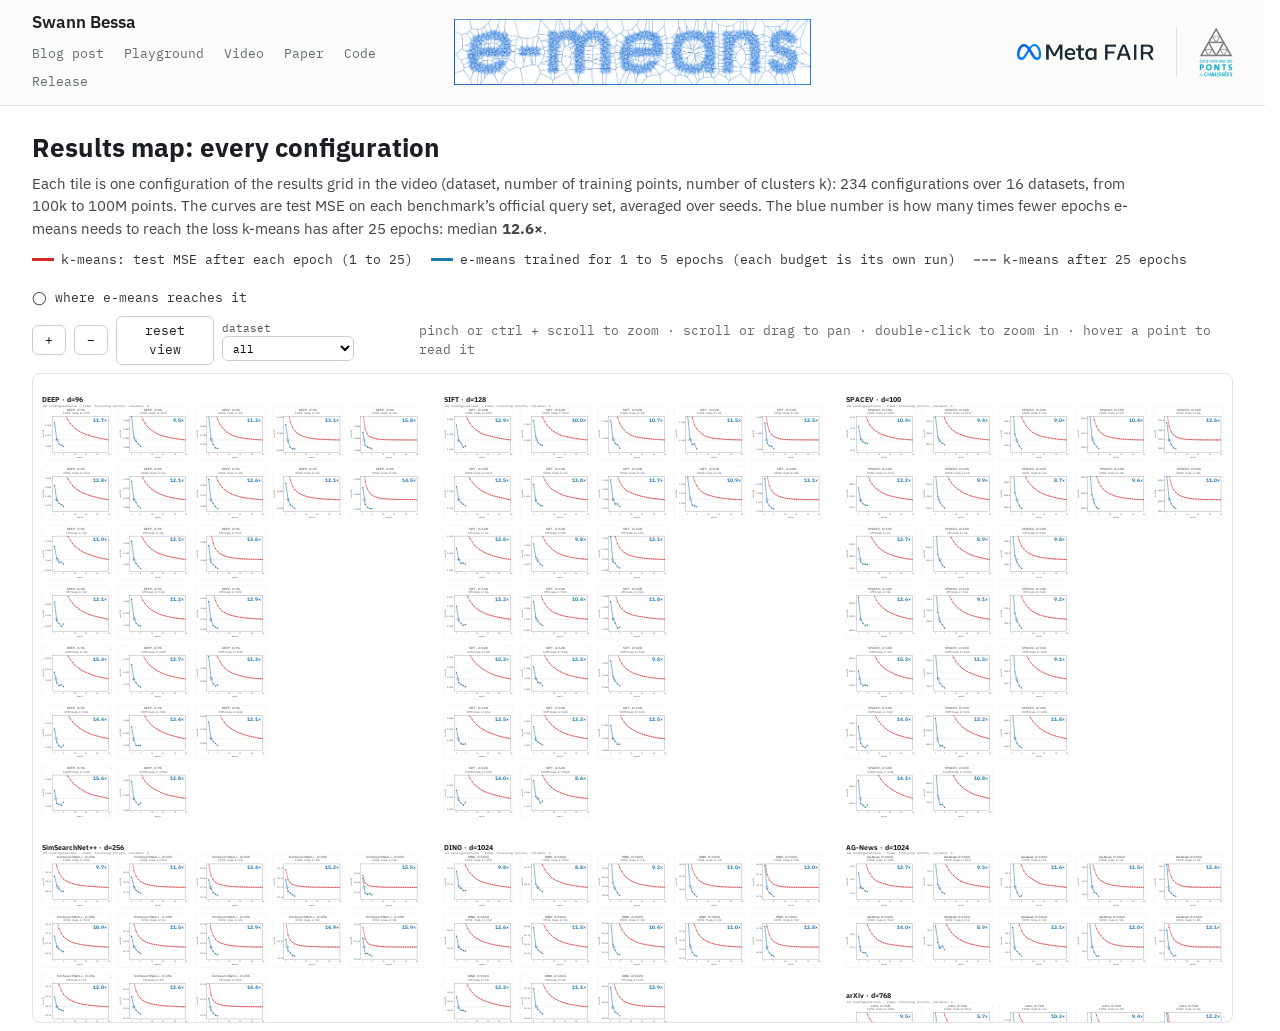
<file: results-map.html>
<!DOCTYPE html>
<html lang="en">
<head>
<meta charset="utf-8">
<meta name="viewport" content="width=device-width, initial-scale=1">
<meta name="color-scheme" content="light">
<title>e-means results map: 234 configurations</title>
<link rel="preconnect" href="https://fonts.googleapis.com">
<link rel="preconnect" href="https://fonts.gstatic.com" crossorigin>
<link href="https://fonts.googleapis.com/css2?family=IBM+Plex+Mono:wght@400;500;600&family=IBM+Plex+Sans:wght@400;500;600;700&display=swap" rel="stylesheet" media="print" onload="this.media='all'">
<noscript><link href="https://fonts.googleapis.com/css2?family=IBM+Plex+Mono:wght@400;500;600&family=IBM+Plex+Sans:wght@400;500;600;700&display=swap" rel="stylesheet"></noscript>
<style>
html{scrollbar-gutter:stable; -webkit-text-size-adjust:100%; text-size-adjust:100%;}
.em-header{border-bottom:1px solid #e2e4e8; background:#fbfbfa; line-height:1.5;}
.em-header-inner{max-width:1400px; margin:0 auto; padding:10px 32px; display:grid;
    grid-template-columns:1fr auto 1fr; align-items:center; gap:12px 36px;}
.em-left{justify-self:start; display:flex; align-items:baseline; flex-wrap:wrap; gap:8px 28px;}
.em-name{font-family:"IBM Plex Sans",-apple-system,"Segoe UI",sans-serif; font-weight:600; font-size:17px;
  color:#1b1f23; text-decoration:none;}
.em-nav{font-family:"IBM Plex Mono",ui-monospace,Menlo,Consolas,monospace; font-size:13px; display:flex; gap:20px;}
  /* menu items never break inside; if the menu is wider than its column, its last items move to a second row */
  .em-nav{flex-wrap:wrap; row-gap:6px;}
  .em-nav > a, .em-nav > details > summary{white-space:nowrap;}
.em-nav a{color:#616b74; text-decoration:none; padding-bottom:2px; border-bottom:1px solid transparent;}
.em-nav a:hover, .em-nav a.active{color:#1b1f23; border-bottom-color:#1d3557;}
.em-paper{position:relative; display:inline-block;}
.em-paper summary{list-style:none; cursor:pointer; color:#616b74; padding-bottom:2px;
  border-bottom:1px solid transparent;}
.em-paper summary::-webkit-details-marker{display:none;}
.em-paper summary:hover, .em-paper[open] summary{color:#1b1f23; border-bottom-color:#1d3557;}
.em-paper-pop{position:absolute; left:0; top:calc(100% + 10px); z-index:20; width:min(680px, 92vw);
  background:#fff; border:1px solid #e2e4e8; border-radius:8px; padding:14px 16px;
  box-shadow:0 6px 24px rgba(0,0,0,0.08); font-family:"IBM Plex Sans",-apple-system,sans-serif;}
.em-paper-arxiv{font-size:13px; color:#616b74; margin-bottom:10px;}
.em-cite{font-family:"IBM Plex Mono",ui-monospace,Menlo,Consolas,monospace; font-size:12px;
  background:#f6f6f7; border:1px solid #e2e4e8; border-radius:6px; padding:10px 12px; margin:0 0 10px;
  white-space:pre-wrap; overflow-x:auto; color:#1b1f23;}
.em-copy{font-size:12px; padding:5px 12px;}
  .em-nav .em-paper-pop a.em-arxiv-link{color:#1f77b4; text-decoration:underline; text-underline-offset:2px; border-bottom:0;}
  .em-arxiv-btn{margin-left:8px;}
  .em-paper-pop .em-copy{font-family:inherit;}
  @media (max-width:420px){.em-paper-pop .em-cite{font-size:11px;}}
.em-mark{justify-self:center; display:block; line-height:0; background:#fff;
  border:none; transition:box-shadow 0.15s;}
.em-mark:hover{box-shadow:0 2px 10px rgba(0,0,0,0.12);}
.em-mark img{display:block; height:66px; width:auto;}
.em-mark{position:relative; cursor:zoom-in;}
.em-mark::after{content:"Click to zoom"; position:absolute; left:50%; top:calc(100% + 6px); transform:translateX(-50%); font:12px/1.4 "IBM Plex Sans",-apple-system,sans-serif; color:#fff; background:rgba(27,31,35,0.88); padding:3px 9px; border-radius:4px; white-space:nowrap; opacity:0; pointer-events:none; transition:opacity 0.15s; z-index:30;}
.em-mark:hover::after{opacity:1;}
.em-mark:focus-visible::after{opacity:1;}
.em-zoom{position:fixed; top:0; right:0; bottom:0; left:0; z-index:1000; display:none; flex-direction:column; align-items:center; justify-content:center; gap:16px; margin:0; padding:24px; background:rgba(251,251,250,0.97); cursor:zoom-out;}
.em-zoom.open{display:flex;}
.em-zoom img{max-width:min(1600px, 94vw); max-height:78vh; width:auto; height:auto; background:#fff; border:none; box-shadow:0 6px 30px rgba(0,0,0,0.12);}
.em-zoom figcaption{font-size:1.05em; color:#55555a;}
@media (max-width:1180px){
  .em-header-inner{grid-template-columns:1fr auto;}
  .em-mark{grid-column:1 / -1; grid-row:1;}
}
.em-logos{justify-self:end; display:flex; align-items:center; gap:22px;}
.em-logos > span{line-height:0; border:none; text-decoration:none;}
.em-logos img{display:block; width:auto;}
.em-logos .logo-fair{height:16px;}
.em-logos .logo-enpc{height:50px;}
.em-logos > span + span{padding-left:22px; border-left:1px solid #e2e4e8;}
</style>
<style>
:root{
  --ink:#111111; --ink-2:#55555a; --rule:#e5e5e8; --bg:#ffffff;
  --emablue:#1f77b4; --emared:#d62728;
}
*{box-sizing:border-box}
body{margin:0; background:var(--bg); color:var(--ink);
  font-family:"IBM Plex Sans",-apple-system,"Segoe UI","Helvetica Neue",Arial,sans-serif;
  line-height:1.5; font-size:16px;}
.wide{max-width:1140px; margin:0 auto; padding:14px 24px 80px;}
h1{font-size:1.7em; margin:8px 0 6px;}
p.lede{color:var(--ink-2); max-width:760px;}
h2{font-size:1.1em; margin:1.6em 0 0.5em;}
fieldset{border:1px solid var(--rule); border-radius:8px; padding:4px 16px 6px; margin:0 0 10px;}
fieldset .row{margin:2px 0;}
fieldset label{margin-top:1px; margin-bottom:1px;}
/* narrower parameter sliders so e-means epochs, Lloyd epochs and k fit on one line */
#paramKlog{width:112px;}
/* replay speed: not a run setting, so it looks different (grey, after a divider) */
.speedslider{display:inline-flex; align-items:center; gap:8px; padding-left:12px; border-left:1px solid var(--rule);}
/* the Parameters row is one line on desktop: slightly tighter gaps there */
@media (min-width:601px){fieldset:nth-of-type(2) .row{column-gap:12px;}}
#playSpeed{width:62px; accent-color:#8a8a90;}
.speedval{min-width:2.4em; color:var(--ink-2); font-variant-numeric:tabular-nums;}
@media (max-width:600px){.speedslider{display:grid; padding-left:0; border-left:0;} #playSpeed{width:100%;}}
#paramKval{min-width:3.5em;}
legend{font-weight:700; font-size:0.9em; padding:0 6px;}
label{display:inline-block; font-size:0.88em; color:var(--ink-2); margin:4px 10px 4px 0;}
input[type=number], select{font-size:0.95em; padding:3px 6px; width:90px;}
select{width:auto;}
textarea{width:100%; height:110px; font-family:"SF Mono","Menlo","Consolas",monospace; font-size:0.85em;}
.row{display:flex; flex-wrap:wrap; gap:4px 18px; align-items:center; margin:6px 0;}
.logslider{display:inline-flex; align-items:center; gap:8px;}
.logslider input[type=range]{width:200px;}
.logval{display:inline-block; min-width:5.5em; font-variant-numeric:tabular-nums; font-weight:600;}
button{font-size:0.95em; padding:8px 18px; border-radius:6px; border:1px solid var(--emablue);
  background:var(--emablue); color:#fff; cursor:pointer;}
button:hover{opacity:0.9}
button.secondary{background:#fff; color:var(--emablue);}
button:disabled{opacity:0.4; cursor:default;}
.anim-row{display:flex; flex-direction:column; margin-top:8px;
  border:1px solid var(--rule); border-radius:10px; padding:10px 20px 14px; background:#fcfcfd;}
/* below ~1100 px the chart moves to a second line instead of being cut off on the right */
.anim-panels{display:flex; gap:24px; flex-wrap:wrap; justify-content:center; justify-content:safe center; overflow-x:auto;}
.anim-row.stale .anim-panels{opacity:0.45;}
.anim-row canvas{border-radius:4px; max-width:100%; height:auto;}
.panel-title{font-weight:700; font-size:0.9em; min-height:1.3em; margin-bottom:6px; width:320px;
  display:flex; align-items:flex-end; line-height:1.3;}
.panel-title.lloyd{color:var(--emared)}
.panel-title.ema{color:var(--emablue)}
.readout{font-size:0.88em; color:var(--ink-2); margin-top:6px; min-height:3em; max-width:320px;}
.chart-legend{display:flex; gap:16px; justify-content:center; margin-top:8px; font-size:0.85em; color:var(--ink-2);}
.chart-legend .legend-item{display:inline-flex; align-items:center; gap:6px;}
.chart-legend .dot{display:inline-block; width:10px; height:10px; border-radius:50%;}
.chart-legend .line{display:inline-block; width:18px; height:0; border-top:2.2px solid; margin:0 1px;}
.chart-legend .line.dashed{border-top-style:dashed;}
.status{font-size:0.88em; color:var(--ink-2); margin-top:10px; white-space:pre-wrap; min-height:1.5em;}
.status.err{color:var(--emared); font-weight:600;}
.status .err{color:var(--emared); font-weight:600;}
/* the result: one sentence under the plots, each number in the colour of the method it favours */
.result-box{margin-top:14px; min-height:3.2em; font-size:1.02em; color:var(--ink); line-height:1.5;
  display:flex; flex-direction:column; align-items:center; justify-content:center; text-align:center;}
.result-box:empty{visibility:hidden;}
.result-box .better{color:var(--emablue);}
.result-box .worse{color:var(--emared);}
.result-box .tip{color:var(--ink-2); font-size:0.92em; margin-top:2px;}
.result-box .waiting{color:var(--ink-2); font-style:italic;}
.linslider{display:inline-flex; align-items:center; gap:8px;}
.math{font-family:"Times New Roman",Times,serif; font-style:italic; font-size:1.12em;}
.footnote{font-size:0.78em; color:var(--ink-2); font-weight:normal; margin-top:18px;}
/* the settings of the run and the notes, folded away: a quiet line with a chevron that turns when open */
.more-info{margin-top:14px; font-size:0.88em; color:var(--ink-2);}
.more-info + .more-info{margin-top:6px;}
.more-info summary{display:inline-flex; align-items:center; gap:7px; cursor:pointer; list-style:none;
  padding:2px 0; user-select:none;}
.more-info summary::-webkit-details-marker{display:none;}
.more-info summary:hover, .more-info[open] summary{color:var(--ink);}
.more-info summary:focus-visible{outline:2px solid var(--emablue); outline-offset:3px; border-radius:3px;}
.more-info .chev{width:6px; height:6px; border-right:1.6px solid currentColor;
  border-bottom:1.6px solid currentColor; transform:rotate(-45deg); transition:transform .15s ease;}
.more-info[open] .chev{transform:rotate(45deg) translate(-1px, -1px);}
.more-box{margin-top:8px; border:1px solid var(--rule); border-radius:8px; background:#fcfcfd;
  padding:10px 14px 12px;}
.more-box .run-info{white-space:pre-wrap; line-height:1.5;}
.more-box .run-info:empty{display:none;}
.more-box .footnote{font-size:1em; margin:8px 0 0; line-height:1.5;}
.more-box .run-info:empty + .footnote{margin-top:0;}
@media (prefers-reduced-motion: reduce){.more-info .chev{transition:none;}}
.linslider input[type=range]{width:104px;}
.controls{display:flex; align-items:center; flex-wrap:wrap; gap:8px 14px; margin:2px 0 0;}
/* one button: Train / Pause / Resume; wide enough for its longest label ("Preparing…") so the slider does
   not move when the label changes */
#startBtn{min-width:8.6em; white-space:nowrap;}
/* while preparing it ignores clicks but keeps the keyboard focus (the disabled attribute would drop it) */
#startBtn[aria-disabled="true"]{opacity:0.4; cursor:default;}
.play-btn{
  flex:0 0 auto; width:36px; height:36px; border-radius:50%;
  border:1px solid var(--rule); background:#fff; color:var(--emablue);
  font-size:0.85em; cursor:pointer; display:flex; align-items:center;
  justify-content:center; padding:0 0 0 2px;
}
.play-btn:hover{background:#f3f7fb}
/* the slider is 320 px wide when there is room and shrinks with the box on a phone */
.slider-col{display:flex; flex-direction:column; align-items:center; gap:4px; flex:0 1 320px; min-width:0;}
.slider-col input[type=range]{width:100%}
.slider-label{font-size:0.85em; color:var(--ink-2)}
.slider-label .eps .e, .slider-label .eps .l{white-space:nowrap;}
.slider-label .eps .e{color:var(--emablue);} .slider-label .eps .l{color:var(--emared);}
/* the CPU time and both epochs read as one line (Swann, 2026-11-06): a wider column for it, never broken */
@media (min-width: 601px){.cpu-timed .slider-col{flex-basis:440px;} .slider-label{white-space:nowrap;}}
/* phones: the epochs get their own line under the CPU time, without the separator */
/* (on a phone the method names go too: the colours already say which number is which) */
@media (max-width: 600px){.slider-label .eps{display:block;} .slider-label .eps .sep{display:none;}
  .slider-label .eps .nm{display:none;}}
/* playback slider, like a video player: played | computed | not computed yet */
/* drawn on the input itself, so it repaints whenever --pf/--bf change; --be lets the computed part
   reach the right edge once training is done (the thumb-centre mapping alone stops 7 px short) */
.slider-col input[type=range]{-webkit-appearance:none; appearance:none; height:18px; margin:0;
  cursor:pointer; --pf:0; --bf:0; --be:0;
  background:linear-gradient(to right, var(--emablue) calc(7px + (100% - 14px) * var(--pf)),
    #aac6e0 0 calc(7px + (100% - 14px) * var(--bf) + 7px * var(--be)), #e6e7ea 0) center / 100% 6px no-repeat;}
.slider-col input[type=range]:disabled{cursor:default; opacity:0.5;}
.slider-col input[type=range]:focus{outline:none;}
.slider-col input[type=range]::-moz-range-track{height:6px; border:none; background:transparent;}
.slider-col input[type=range]::-webkit-slider-runnable-track{height:6px; border:none; background:transparent;}
.slider-col input[type=range]::-moz-range-progress{background:transparent;}
.slider-col input[type=range]::-moz-range-thumb{box-sizing:border-box; width:14px; height:14px; border-radius:50%;
  background:var(--emablue); border:2px solid #fff; box-shadow:0 0 0 1px rgba(0,0,0,0.25);}
.slider-col input[type=range]::-webkit-slider-thumb{-webkit-appearance:none; box-sizing:border-box; width:14px;
  height:14px; margin-top:-4px; border-radius:50%; background:var(--emablue); border:2px solid #fff;
  box-shadow:0 0 0 1px rgba(0,0,0,0.25);}
.slider-col input[type=range]:focus-visible::-moz-range-thumb{box-shadow:0 0 0 3px rgba(31,119,180,0.35);}
.slider-col input[type=range]:focus-visible::-webkit-slider-thumb{box-shadow:0 0 0 3px rgba(31,119,180,0.35);}
.linslider input[type=number]{width:4.5em;}
code{font-family:"SF Mono","Menlo","Consolas",monospace; background:#f4f4f6;
  border:1px solid var(--rule); border-radius:4px; padding:0.1em 0.4em; font-size:0.92em;}
</style>
<style id="emCodeStyle">
  .em-code-pop{width:auto; white-space:nowrap;}
  .em-nav .em-code-pop a.em-code-link{font-family:"IBM Plex Mono",ui-monospace,Menlo,Consolas,monospace; font-size:13px; color:#1f77b4;}
  /* phones: the pop-up spans the screen and its sentence wraps; the faiss path stays on one line */
  @media (max-width: 600px){
    .em-nav .em-code-pop{left:8px; right:8px; width:auto; white-space:normal;}
    .em-nav .em-code-pop a.em-code-link{white-space:nowrap;}
  }
</style>
<style id="pgHeroStyle">
  .pg-hero{padding:10px 0 11px; text-align:center;}
  .pg-hero-inner{max-width:1140px; margin:0 auto; padding:0 24px;}
  .pg-hero h1{font-size:24px; line-height:1.15; margin:0 0 2px; letter-spacing:-0.01em;}
  .pg-hero p.lede{font-size:16px; color:var(--ink-2); margin:0; max-width:none;}
</style>
<style id="pgPhoneStyle">
/* ===== Phones, tablets and touch screens. Every rule that changes the page is inside a media query that a
   desktop browser (fine pointer, wider than 600 px) does not match, so desktops render exactly as before. ===== */
.lbl{display:contents;}          /* label text wrapper: invisible on desktop, a grid cell on phones */
.touch-note{display:none;}       /* the note on phone limits, shown on touch screens only */

/* --- Touch screens (a finger is the main pointer): targets of at least 44 px, and 16 px text in the form
   fields so that iOS does not zoom the page in when one is tapped (pinch-zoom stays available). --- */
@media (pointer: coarse){
  select, input[type=number]{font-size:16px; min-height:44px;}
  #startBtn{min-height:44px;}
  .em-copy{min-height:44px;}
  .em-nav a.em-code-link{display:inline-block; padding:12px 0;}
  fieldset input[type=range]{height:44px;}
  /* the header links keep their look; an invisible margin around each one takes the finger */
  .em-name, .em-nav a, .em-paper summary{position:relative;}
  .em-name::after, .em-nav a::after, .em-paper summary::after{content:""; position:absolute;
    left:-6px; right:-6px; top:-11px; bottom:-11px;}
  /* playback slider: 44 px tall to grab, the visible track stays 6 px, the thumb grows from 14 to 26 px
     (the played / computed bar is re-drawn for the bigger thumb) */
  .slider-col input[type=range]{height:44px;
    background:linear-gradient(to right, var(--emablue) calc(13px + (100% - 26px) * var(--pf)),
      #aac6e0 0 calc(13px + (100% - 26px) * var(--bf) + 13px * var(--be)), #e6e7ea 0) center / 100% 6px no-repeat;}
  .slider-col input[type=range]::-moz-range-thumb{width:26px; height:26px;}
  .slider-col input[type=range]::-webkit-slider-thumb{width:26px; height:26px; margin-top:-10px;}
  .touch-note{display:block;}
}

/* --- Below 940 px the Paper menu (680 px wide, anchored at its link) runs off the right edge: open both menus
   under the header, inside the screen, and let the citation wrap --- */
@media (max-width: 940px){
  .em-header-inner{position:relative;}
  .em-paper{position:static;}
  .em-paper-pop{left:16px; right:16px; width:auto; max-width:680px; top:calc(100% - 4px);}
  .em-code-pop{left:auto;}
  .em-cite{white-space:pre-wrap;}
}

/* --- Phones held upright (up to 600 px wide) --- */
@media (max-width: 600px){
  /* header: the wordmark on its own line, shrunk to the screen; then the name with the two logos (smaller,
     still plain images); then the links */
  .em-header-inner{grid-template-columns:1fr auto; padding:10px 16px 6px; gap:6px 12px;}
  .em-mark{grid-column:1 / -1; grid-row:1; justify-self:center; width:min(100%, 340px);}
  .em-mark img{width:100%; height:auto;}
  .em-left{display:contents;}
  .em-name{grid-column:1; grid-row:2; align-self:center;}
  .em-logos{grid-column:2; grid-row:2; gap:14px;}
  .em-logos > span + span{padding-left:14px;}
  .em-logos .logo-fair{height:12px;}
  .em-logos .logo-enpc{height:32px;}
  .em-nav{grid-column:1 / -1; grid-row:3; gap:4px 18px; flex-wrap:wrap;}
  .em-nav a, .em-paper summary{white-space:nowrap;}
  .pg-hero{padding:8px 0 9px;}
  .pg-hero-inner{padding:0 16px;}
  .pg-hero h1{font-size:22px;}
  .pg-hero p.lede{font-size:15px; line-height:1.4;}
  .wide{padding:10px 16px 48px;}
  /* settings: one per line, as label | slider | value, with the slider taking what is left */
  fieldset{min-width:0; padding:2px 12px 6px; margin-bottom:8px;}
  .row{display:block; margin:0;}
  .row > label{display:grid; grid-template-columns:6.4em minmax(0, 1fr) 5.2em; align-items:center;
    column-gap:8px; margin:0; padding:1px 0; line-height:1.25;}
  .lbl{display:block;}
  .row > label > select, #genSeed{grid-column:2 / -1;}
  #genSeed, #paramIters{justify-self:start;}
  select{width:100%; min-width:0;}
  .row input[type=range], #paramKlog{width:100%; min-width:0; margin:0;}
  .row .logval{min-width:0;}
  .controls{flex-wrap:nowrap; scroll-margin-top:8px;}
  /* plots: Lloyd and e-means side by side at half width, the loss chart under them; the canvases keep
     their shape (only their displayed size changes, never what is computed or drawn) */
  .anim-row{padding:8px 8px 10px;}
  .anim-panels{display:grid; grid-template-columns:repeat(2, minmax(0, 1fr)); gap:6px 10px;}
  .anim-panels > div:nth-child(3){grid-column:1 / -1; justify-self:center; width:100%; max-width:360px;
    margin-top:6px;}
  .anim-row canvas{width:100% !important;}
  .panel-title{width:auto; margin-bottom:4px;}
  .pt-more{display:none;}
  .readout{max-width:none; font-size:0.8em; line-height:1.35; min-height:4.05em;}
  .chart-legend{font-size:0.875em;}
  .footnote{font-size:0.875em;}
}

/* --- Phones held sideways (short screen, touch, wider than 600 px; a narrower one keeps the upright layout):
   one-line header and title, and the three plots in one
   row, sized so that a plot fits on the screen together with the Train button and the slider --- */
@media (orientation: landscape) and (min-width: 601px) and (max-height: 500px) and (pointer: coarse){
  .em-header-inner{grid-template-columns:1fr auto 1fr; padding:6px 24px; gap:6px 24px;}
  .em-mark{grid-column:auto; grid-row:auto; width:auto;}
  .em-mark img{height:36px; width:auto;}
  .em-left{gap:0 20px;}
  .em-nav{gap:16px;}
  .em-logos{gap:14px;}
  .em-logos > span + span{padding-left:14px;}
  .em-logos .logo-fair{height:12px;}
  .em-logos .logo-enpc{height:34px;}
  .pg-hero{padding:6px 0 7px;}
  .pg-hero-inner{display:flex; flex-wrap:wrap; align-items:baseline; justify-content:center; column-gap:16px;}
  .wide{padding-top:10px;}
  .row > label{flex:1 1 auto; white-space:nowrap; margin:0;}
  .row input[type=range], #paramKlog{width:60px; flex:1 1 60px; min-width:50px;}
  select{max-width:10em;}
  #genSeed{width:4.5em;}
  .controls{scroll-margin-top:6px;}
  .anim-row{padding:8px 12px 10px;}
  .anim-panels{--pw:min(320px, calc(100vh - 130px), calc((100vw - 140px) / 3)); gap:16px;}
  .anim-panels > div{width:var(--pw);}
  .anim-row canvas{width:100% !important;}
  .panel-title{width:auto;}
  .pt-more{display:none;}
  .readout{max-width:none;}
}
@supports (height: 100svh){
  @media (orientation: landscape) and (min-width: 601px) and (max-height: 500px) and (pointer: coarse){
    /* the small viewport: the screen height left when the browser's toolbars are showing */
    .anim-panels{--pw:min(320px, calc(100svh - 130px), calc((100vw - 140px) / 3));}
  }
}
</style>
<style id="videoStyle">
  .video-wrap{max-width:1000px; padding-top:18px;}
  .em-video{display:block; width:100%; height:auto; aspect-ratio:16 / 9; background:#fff;
    border:1px solid var(--rule); border-radius:10px;}
  .video-wrap .more-info{margin-top:18px;}
  .video-wrap .footnote a{color:var(--emablue); text-decoration:none;}
  .video-wrap .footnote a:hover{text-decoration:underline;}
  @media (max-width: 600px){.video-wrap{padding:10px 12px 60px;} .em-video{border-radius:6px;}}
</style>
<meta name="description" content="Every e-means vs k-means configuration of the results grid: zoom, pan and hover to read each test loss.">
<link rel="stylesheet" href="assets/mobile-header.css">
<link rel="stylesheet" href="assets/mobile-map.css">
<script defer src="assets/mobile-header.js"></script>
<script defer src="assets/mobile-map.js"></script>
<script>/*! JavaScript on this page: MIT License, Copyright (c) Meta Platforms, Inc. and affiliates. See https://github.com/e-means/e-means.github.io/blob/main/LICENSE */</script>
</head>
<body>
<header class="em-header">
  <div class="em-header-inner">
    <div class="em-left">
      <a class="em-name" href="https://swannbessa.github.io/">Swann Bessa</a>
      <nav class="em-nav">
        <a href="./">Blog post</a>
        <a href="playground.html">Playground</a>
        <a href="video.html">Video</a>
        <details class="em-paper">
          <summary>Paper</summary>
          <div class="em-paper-pop">
            <div class="em-paper-arxiv">On arXiv: <a class="em-arxiv-link" href="https://arxiv.org/abs/2611.09501" target="_blank" rel="noopener">arxiv.org/abs/2611.09501</a></div>
            <pre class="em-cite" id="emCite">@misc{bessa2026emeansoutperformingkmeansin,
      title={e-means: outperforming k-means (in one-tenth the epochs)}, 
      author={Swann Bessa and Pierre-Emmanuel Mazar&eacute; and Gergely Szilvasy and Hugo Touvron and David Picard and Matthijs Douze and Herv&eacute; J&eacute;gou},
      year={2026},
      eprint={2611.09501},
      archivePrefix={arXiv},
      primaryClass={cs.LG},
      url={https://arxiv.org/abs/2611.09501}, 
}</pre>
            <button type="button" class="secondary em-copy" id="emCopy">Copy citation</button><button type="button" class="secondary em-copy em-arxiv-btn" onclick="window.open('https://arxiv.org/abs/2611.09501', '_blank', 'noopener')">Open on arXiv</button>
          </div>
        </details>
        <details class="em-paper em-code">
          <summary>Code</summary>
          <div class="em-paper-pop em-code-pop">
            e-means is available in faiss : <a class="em-code-link" href="https://github.com/facebookresearch/faiss/tree/main/contrib/e_means" target="_blank" rel="noopener">faiss/contrib/e_means</a>
          </div>
        </details>
        <a href="https://x.com/swann_bessa/status/2120200714630594911" target="_blank" rel="noopener">Release</a>
      </nav>
    </div>
    <a class="em-mark" href="assets/emeans-wordmark.png?v=silk320" aria-label="Zoom into the e-means logo"><img src="assets/emeans-wordmark.png?v=silk320" alt="e-means"></a>
    <div class="em-logos">
      <span><img class="logo-fair" src="assets/meta-fair-logo.png" alt="Meta FAIR"></span>
      <span><img class="logo-enpc" src="assets/enpc-logo.png" alt="École nationale des ponts et chaussées"></span>
    </div>
  </div>
</header><style>
.rm-wrap{max-width:1400px;margin:0 auto;padding:18px 32px 8px;font-family:"IBM Plex Sans",-apple-system,sans-serif;color:#1b1f23}
.rm-wrap h1{font-size:26px;margin:4px 0 6px;font-weight:700}
.rm-wrap p{margin:4px 0;color:#444;font-size:15px;line-height:1.5;max-width:1100px}
.rm-key{display:flex;flex-wrap:wrap;gap:18px;font-family:"IBM Plex Mono",monospace;font-size:13px;margin:10px 0 6px;color:#333}
.rm-key span{display:inline-flex;align-items:center;gap:7px}
.rm-sw{width:22px;height:3px;display:inline-block}
.rm-bar{display:flex;gap:8px;align-items:center;margin:8px 0;font-family:"IBM Plex Mono",monospace;font-size:13px}
.rm-bar button{font:inherit;color:#1b1f23;min-width:34px;border:1px solid #c9ced6;background:#fff;border-radius:6px;padding:4px 10px;cursor:pointer}
.rm-bar button:hover{border-color:#1f77b4;color:#1f77b4}
.rm-bar select{font:inherit;padding:3px 6px;border:1px solid #c9ced6;border-radius:6px;background:#fff}
#rmView{width:100%;height:calc(100vh - 250px);min-height:520px;border:1px solid #e2e4e8;border-radius:8px;background:#fff;cursor:grab;touch-action:none;display:block}
#rmView.drag{cursor:grabbing}
#rmTip{position:fixed;pointer-events:none;background:#fff;border:1px solid #1f77b4;border-radius:6px;padding:7px 10px;font-family:"IBM Plex Mono",monospace;font-size:12.5px;line-height:1.45;color:#1b1f23;box-shadow:0 4px 14px rgba(0,0,0,.08);display:none;z-index:50;max-width:340px}
#rmTip b{font-family:"IBM Plex Sans",sans-serif}
.rm-foot{font-size:13px;color:#666;margin:8px 0 24px}
.rm-hint{color:#666}
.rm-hint-touch{display:none}
#rmView{-webkit-user-select:none;user-select:none;-webkit-touch-callout:none;-webkit-tap-highlight-color:transparent}
/* phones and tablets (mobile pass, 2026-11-08): bigger tap targets, a map that leaves page around it */
@media (hover: none) and (pointer: coarse){
  .rm-hint-mouse{display:none}
  .rm-hint-touch{display:inline}
}
@media (max-width: 700px), (pointer: coarse){
  .rm-wrap{padding:12px 14px 28px}
  .rm-wrap h1{font-size:21px;line-height:1.25}
  .rm-wrap p{font-size:14.5px}
  .rm-key{gap:6px 14px;font-size:12px}
  .rm-bar{flex-wrap:wrap;gap:8px}
  .rm-bar button{min-width:44px;min-height:44px;font-size:20px;line-height:1;padding:0 12px}
  .rm-bar #rmReset{font-size:14px}
  .rm-bar label{display:inline-flex;align-items:center;gap:6px}
  .rm-bar select{min-height:44px;font-size:16px;max-width:52vw}
  .rm-hint{flex-basis:100%;font-size:12.5px}
  #rmView{height:70vh;height:70svh;min-height:240px}
  #rmTip{max-width:min(340px, calc(100vw - 16px))}
}
</style>
<div class="rm-wrap">
<h1>Results map: every configuration</h1>
<p>Each tile is one configuration of the results grid in the video (dataset, number of training points, number of clusters k): 234 configurations over 16 datasets, from 100k to 100M points. The curves are test MSE on each benchmark&rsquo;s official query set, averaged over seeds. The blue number is how many times fewer epochs e-means needs to reach the loss k-means has after 25 epochs: median <b>12.6&times;</b>.</p>
<div class="rm-key">
<span><i class="rm-sw" style="background:#d62728"></i>k-means: test MSE after each epoch (1 to 25)</span>
<span><i class="rm-sw" style="background:#1f77b4"></i>e-means trained for 1 to 5 epochs (each budget is its own run)</span>
<span><i class="rm-sw" style="border-top:2px dashed #8a8a8a;height:0"></i>k-means after 25 epochs</span>
<span>&#9711; where e-means reaches it</span>
</div>
<div class="rm-bar">
<button id="rmIn" title="zoom in">+</button><button id="rmOut" title="zoom out">&minus;</button><button id="rmReset">reset view</button>
<label>dataset <select id="rmDs"><option value="">all</option></select></label>
<span class="rm-hint rm-hint-mouse">pinch or ctrl + scroll to zoom &middot; scroll or drag to pan &middot; double-click to zoom in &middot; hover a point to read it</span><span class="rm-hint rm-hint-touch">drag to pan &middot; pinch to zoom &middot; double-tap to zoom in &middot; tap a point to read it</span>
</div>
<svg id="rmView" xmlns="http://www.w3.org/2000/svg"><g id="rmWorld"></g></svg>
</div>
<div id="rmTip"></div>
<script>
const T = [{"ds":"DEEP","n":100000,"k":256,"d":96,"x":0,"y":46.0,"ly":[0.5683303361692639,0.5512725106853889,0.5444683268316021,0.5408272656344755,0.5386066855336993,0.5371449464415655,0.5361425801479689,0.5353912385078499,0.5347811164008387,0.5342789627565435,0.5338623033853996,0.5335174698028269,0.5332224967689958,0.5329841012473844,0.5327674104917998,0.5325925978208768,0.5324332372139924,0.5322856452073109,0.5321342449815607,0.53200811342595,0.5318917222649298,0.5317626114802035,0.5316629935847008,0.531558568853826,0.5314642282127202],"ex":[1,2,3,4,5],"ey":[0.5354947255257756,0.5316241246001108,0.5304905568297776,0.5301837411755146,0.5299725411200471],"bar":0.5314642282127202,"cross":2.141055869419758,"speed":11.676481850412985,"seeds":10},{"ds":"DEEP","n":100000,"k":512,"d":96,"x":280,"y":46.0,"ly":[0.5331961008579442,0.5180378742351723,0.5122587559517428,0.5092591095878589,0.5073416881405219,0.506072455150498,0.5051963552159309,0.5045415258234035,0.5040574124092985,0.5036641993890211,0.5033338238463733,0.5030506493842666,0.5028020429261183,0.5025809171177548,0.502445783844666,0.5022926992334904,0.5021661788568714,0.5020668689562088,0.5019790085717427,0.5019008724644534,0.5018046205835411,0.5017375712219799,0.5016732823849619,0.5016114471026046,0.501557755010744],"ex":[1,2,3,4,5],"ey":[0.5068135297756062,0.5021235814875475,0.5012188496555485,0.5006630384567236,0.5001041940375969],"bar":0.501557755010744,"cross":2.6254079460798754,"speed":9.52232967730928,"seeds":10},{"ds":"DEEP","n":100000,"k":1024,"d":96,"x":560,"y":46.0,"ly":[0.5026554025427196,0.49000377375837456,0.4852507521915725,0.4828230301776328,0.4813353205345249,0.4803604795570108,0.47962952607649817,0.4791101689081751,0.47872496038477086,0.47840603616030497,0.47815185158537143,0.4779145730031157,0.47774121554769244,0.477603997225674,0.4775136084026975,0.4774292997821009,0.4773426753375475,0.47727548645853635,0.4772310216378127,0.477182416648312,0.47714189566954285,0.4771096941351571,0.4770681640740232,0.47703728163456505,0.4770200229789238],"ex":[1,2,3,4,5],"ey":[0.48230212611828316,0.4772956109464327,0.47604502545806426,0.47531939672213397,0.4752177637732907],"bar":0.4770200229789238,"cross":2.2203671560817626,"speed":11.259399118530018,"seeds":10},{"ds":"DEEP","n":100000,"k":2048,"d":96,"x":840,"y":46.0,"ly":[0.4768121404481474,0.46693466228447295,0.46354353942227033,0.46179948180137426,0.4608032076674524,0.460156985637077,0.4596715571647195,0.4593205147303802,0.45908028691188074,0.4588780177307412,0.4587126134237328,0.45858276163893513,0.45847263469093064,0.4583830160132618,0.45831855247629977,0.4582705667226759,0.45823436541913914,0.4582022976668288,0.45816490560256595,0.45813203710756395,0.4581100121229159,0.458082880800138,0.4580660350176976,0.4580537254916316,0.4580414491805268],"ex":[1,2,3,4,5],"ey":[0.4627306673389244,0.45756374451600623,0.45572045650996407,0.4553078250819789,0.45529762565557547],"bar":0.4580414491805268,"cross":1.907545616435049,"speed":13.10584647863976,"seeds":10},{"ds":"DEEP","n":100000,"k":4096,"d":96,"x":1120,"y":46.0,"ly":[0.4556312116208928,0.44894008648267514,0.44678877083669244,0.44579300889475215,0.4453357429593779,0.44502510678049745,0.444781543706501,0.44464027526707195,0.4445748544867917,0.4444896109095434,0.4444577784340934,0.4444237026227141,0.44440615051994214,0.4443854340754996,0.4443741420431744,0.44436949504514967,0.44436196922050736,0.4443535335537733,0.4443470160750075,0.4443490725615648,0.44434651016430227,0.444343476876485,0.444341432710064,0.44434037189169634,0.44433780153428054],"ex":[1,2,3,4,5],"ey":[0.4474783082897483,0.4420924123455041,0.4414372946851751,0.44107219626420785,0.4406029040545801],"bar":0.44433780153428054,"cross":1.5830982974752748,"speed":15.791817880083633,"seeds":10},{"ds":"DEEP","n":300000,"k":512,"d":96,"x":0,"y":263.0,"ly":[0.5315572139486916,0.5156973406382908,0.5094477908421202,0.50618743312181,0.5041928027168054,0.5028337173312962,0.5018339032109748,0.5010381693481467,0.5003939245363512,0.49989844040692494,0.499508960718172,0.4991751343570501,0.4989091689097641,0.49868502653758817,0.4984744972741308,0.4983058702689232,0.49814427391539845,0.49800659183814533,0.4978679223294679,0.49772969067611744,0.4976133558712825,0.4975079796101083,0.4974083880685932,0.4973298698958127,0.497265429378097],"ex":[1,2,3,4,5],"ey":[0.5004262211141872,0.4971013419751246,0.49646651490351834,0.49616034853329155,0.4957836364608343],"bar":0.497265429378097,"cross":1.9506486112398602,"speed":12.816249864761467,"seeds":10},{"ds":"DEEP","n":300000,"k":1024,"d":96,"x":280,"y":263.0,"ly":[0.49922979298558656,0.48516102812151185,0.47985484854848526,0.47703974752374984,0.4753168292229577,0.47418111237865385,0.4733495197089693,0.4727143414642419,0.47224568925304505,0.47183364823079704,0.4714798039831251,0.4711989309294012,0.47097247086384114,0.4707589510789125,0.47057547320609167,0.47041609558333103,0.47028819418599116,0.47015687056782457,0.47004609983515033,0.46995225172462307,0.4698759717501181,0.46980126822932283,0.4697445670534828,0.4696892166534449,0.46963981532791],"ex":[1,2,3,4,5],"ey":[0.473497816649567,0.46967709518509915,0.4690764492459255,0.46826696318655125,0.4679005437261131],"bar":0.46963981532791,"cross":2.0620662769158873,"speed":12.12376162680428,"seeds":10},{"ds":"DEEP","n":300000,"k":2048,"d":96,"x":560,"y":263.0,"ly":[0.4716822239747155,0.459420576435374,0.4548452521856947,0.4524557470334318,0.451030449289754,0.4501170756362033,0.4494350403238337,0.44894286532785327,0.44854498968206985,0.44820503272617807,0.4479547566201324,0.4477364421715544,0.4475300615865077,0.4473642556857662,0.44721823931862115,0.4470919494431804,0.447000923566632,0.4469310949512553,0.4468701716664495,0.44680264318039875,0.44674476368457866,0.4466866098952537,0.4466441072166568,0.44660591071739153,0.44656447617336364],"ex":[1,2,3,4,5],"ey":[0.45136733277238344,0.4464674831714247,0.4456490196655838,0.4449344620307987,0.4444523979803877],"bar":0.44656447617336364,"cross":1.9802049022239459,"speed":12.624956120410964,"seeds":10},{"ds":"DEEP","n":300000,"k":4096,"d":96,"x":840,"y":263.0,"ly":[0.4470871078405006,0.4369513485132351,0.4333958344460994,0.43157642620653675,0.43056087239687163,0.4299152879221996,0.4294302227108792,0.4290868853076118,0.4288041133745139,0.428580102273168,0.4283873761660469,0.4282400910727115,0.4281322193709167,0.4280386697336221,0.42796978795839075,0.4279021868965781,0.4278466454597333,0.42778338692059703,0.4277355499429761,0.4276964672704359,0.42767612992511206,0.4276300340979395,0.4276077929178343,0.4275919256974854,0.42757317773213666],"ex":[1,2,3,4,5],"ey":[0.43246308364159125,0.42767742070969994,0.42603376904554124,0.4255940492370767,0.42490256132521464],"bar":0.42757317773213666,"cross":2.063421575164858,"speed":12.115798487763033,"seeds":10},{"ds":"DEEP","n":300000,"k":8192,"d":96,"x":1120,"y":263.0,"ly":[0.4266688461317827,0.41909561440654775,0.41671705297064915,0.41550239130328015,0.4147624321754838,0.41434223363981904,0.41405937100154855,0.4138492470254329,0.41370098473861583,0.41361373836517845,0.4135456025149959,0.41347666136825795,0.41342036481534894,0.4133887340844075,0.413368087851641,0.4133412222778026,0.4133269516645515,0.41331232771685145,0.4132995923032977,0.4132903720336255,0.4132849214319959,0.41327353997562993,0.4132685586747316,0.4132548809333258,0.41324498784335545],"ex":[1,2,3,4,5],"ey":[0.41718676521910725,0.4117836988024024,0.4107597297926408,0.4104212045347655,0.41033102365160523],"bar":0.41324498784335545,"cross":1.7295444978364263,"speed":14.45467291027999,"seeds":10},{"ds":"DEEP","n":1000000,"k":1024,"d":96,"x":0,"y":480.0,"ly":[0.4992128840773975,0.4845788906486024,0.4787203560553107,0.4755120083864476,0.4734450266617132,0.4720358500510928,0.4709749983975432,0.4701436853236413,0.46949673234535394,0.4689639743946331,0.46854989697531363,0.4682170701820273,0.4679304221950965,0.46768274253987824,0.46747090480211717,0.467270876183359,0.46709683999909657,0.4669463374776816,0.46680074497157725,0.46667624314108036,0.46655561211744406,0.4664517556883994,0.4663543528742662,0.4662715535506564,0.4661990732586637],"ex":[1,2,3,4,5],"ey":[0.4688427061612467,0.4664173495412774,0.4656405749391629,0.465633160465931,0.46525799535828327],"bar":0.4661990732586637,"cross":2.281003372174488,"speed":10.96008901388314,"seeds":10},{"ds":"DEEP","n":1000000,"k":4096,"d":96,"x":280,"y":480.0,"ly":[0.4441343608520077,0.4322232646727878,0.42770633545979775,0.4253724847404639,0.42391539992574157,0.42291715807648894,0.4222236542471488,0.42164681680722627,0.4211873572177197,0.4208228332486016,0.42052207227895827,0.420263256162976,0.4200601488067468,0.4198869529455824,0.41974316510444903,0.4196126349101335,0.4194862556893478,0.41937390527057766,0.4192712928838551,0.41919279601391396,0.41912557667975847,0.4190601429600334,0.41899395469848544,0.4189212866611041,0.4188620862777809],"ex":[1,2,3,4,5],"ey":[0.42241585604576654,0.4189123838944841,0.4180397005057057,0.4175281038808011,0.4171083116556565],"bar":0.4188620862777809,"cross":2.0576355839356926,"speed":12.149867641860011,"seeds":10},{"ds":"DEEP","n":1000000,"k":16384,"d":96,"x":560,"y":480.0,"ly":[0.4010589305148581,0.39264750243062113,0.3896959063883799,0.38827456741549243,0.3874293725909561,0.38688634203220695,0.3865020559620199,0.3862146898128261,0.38601380173135,0.38585026868653133,0.3857359274916881,0.3856218111704198,0.3855332942051842,0.38545429583067964,0.38540671477453,0.385371018539551,0.38534249738397297,0.38532040339372664,0.3853054907244752,0.38528072463453605,0.385267752239627,0.3852543080861935,0.38523192051243743,0.38522023117739373,0.3852075556973268],"ex":[1,2,3,4,5],"ey":[0.38920887197158593,0.3844220845245051,0.3836917361761417,0.38308588890271694,0.382649343433863],"bar":0.3852075556973268,"cross":1.8359084915498611,"speed":13.617236433660795,"seeds":10},{"ds":"DEEP","n":3000000,"k":4096,"d":96,"x":0,"y":697.0,"ly":[0.4433333569010641,0.4311049262861856,0.4261709703821405,0.42343087157358655,0.42167821929443683,0.4204592807622043,0.41955048533036515,0.4188546289066163,0.4183028884062476,0.4178436571392467,0.41746880536237085,0.41715375872067256,0.4168806361791142,0.4166416812399286,0.41644011782664886,0.4162615030063126,0.4161100865855273,0.41598471946134435,0.41587239397091913,0.41576602366496146,0.41565922996945676,0.4155682528826209,0.41548067970162617,0.4154009624269186,0.41533008927481996],"ex":[1,2,3,4,5],"ey":[0.4184833397611878,0.4150061784386664,0.41455083138590043,0.41400883043286985,0.41444832188906106],"bar":0.41533008927481996,"cross":1.9068461868433833,"speed":13.11065369220226,"seeds":10},{"ds":"DEEP","n":3000000,"k":16384,"d":96,"x":280,"y":697.0,"ly":[0.3979736508296973,0.387931655356981,0.3841094838665137,0.38213917330740726,0.3809569639733852,0.38013502680265177,0.37955590527596084,0.3791020996540933,0.3787567023247784,0.37847544200335104,0.37824839689458967,0.3780541405578995,0.37786477867487067,0.3777232947036055,0.3776079259446955,0.37750933251681684,0.37740910456344606,0.37732880375491146,0.37724747714697804,0.3771921338511071,0.37714136017492234,0.37708479501970377,0.3770468186187864,0.3770054010972966,0.37696970733370455],"ex":[1,2,3,4,5],"ey":[0.3802881860541699,0.37719052122759017,0.37627798307049487,0.3759113639565034,0.3758151179055913],"bar":0.37696970733370455,"cross":2.2419777103770557,"speed":11.150869111805532,"seeds":10},{"ds":"DEEP","n":3000000,"k":32768,"d":96,"x":560,"y":697.0,"ly":[0.37875280348999035,0.37015526653043834,0.3670622990639483,0.3655126497578188,0.3645785716560749,0.36395482703605125,0.3635254124051467,0.36323445606979543,0.36301391506521946,0.36283867215905785,0.3627073978389367,0.3626014867361088,0.3624939171904401,0.36241340014614254,0.36233957862566635,0.3622807579428781,0.3622249168093822,0.3621820500014121,0.36214390067589,0.3620980139382194,0.3620719944609708,0.36204939393535623,0.3620191939285814,0.36199159299096306,0.36196620566189996],"ex":[1,2,3,4,5],"ey":[0.36534223454229364,0.36175886414667574,0.3607303684352761,0.3604484876221679,0.36022440108981],"bar":0.36196620566189996,"cross":1.9421378500314168,"speed":12.872412738156351,"seeds":10},{"ds":"DEEP","n":10000000,"k":4096,"d":96,"x":0,"y":914.0,"ly":[0.4426840767965746,0.43016787275437923,0.4251407421128611,0.42233279623343145,0.4205638493858457,0.4193502305641997,0.418467510692334,0.41780042156458597,0.4172692094831968,0.41681337988135636,0.41643370466957885,0.41612280053844974,0.41585847473415055,0.4156373462615711,0.41543796811030714,0.4152656157050008,0.41510424316799616,0.4149547510199203,0.4148194571051664,0.41470014173652087,0.41459196663522935,0.41449910356546144,0.41441652083487324,0.41433537209683396,0.4142532387952495],"ex":[1,2,3,4,5],"ey":[0.41546274389009125,0.41352551736389653,0.412997537193594,0.4131903988645174,0.4128195261200924],"bar":0.4142532387952495,"cross":1.6243488195557447,"speed":15.390782878050441,"seeds":10},{"ds":"DEEP","n":10000000,"k":16384,"d":96,"x":280,"y":914.0,"ly":[0.39658415092327887,0.3859837279124625,0.3817586722124104,0.3794194408876336,0.37788595716348244,0.3768270160256214,0.3760904003905847,0.37554243031881096,0.3751263174746998,0.37479626849559156,0.37451873171370476,0.3742710958563062,0.3740479065271394,0.3738598115529454,0.37370744291505237,0.37356089357509453,0.3734292778592906,0.37332595163129306,0.3732387362835033,0.37315641101537766,0.37308356074740046,0.3730143654510286,0.3729524343683268,0.3728900855785294,0.37283068590567076],"ex":[1,2,3,4,5],"ey":[0.37519014363770886,0.37274146077919845,0.3721646677276461,0.37170181527179724,0.3714684713308757],"bar":0.37283068590567076,"cross":1.9635619916388107,"speed":12.731963699875205,"seeds":10},{"ds":"DEEP","n":10000000,"k":65536,"d":96,"x":560,"y":914.0,"ly":[0.3585329539928434,0.34980547931321077,0.3464985515088487,0.3447665485404093,0.3436925106293739,0.34300153046461507,0.3424973921405975,0.34208710254345626,0.3417902072419713,0.34156208742562416,0.34138039571834317,0.3412266036929084,0.34111368781781715,0.34100270627648854,0.34090016872376616,0.34080321388226664,0.34072224641489063,0.3406564249871221,0.3406049920503782,0.3405648911831013,0.3405298304973844,0.3405017726798952,0.3404703361230653,0.34044074362865057,0.34040974178856204],"ex":[1,2,3,4,5],"ey":[0.34380902889095305,0.3406219690140933,0.33964663699410036,0.3393265912859036,0.3395075572289962],"bar":0.34040974178856204,"cross":2.2175948509644994,"speed":11.27347494927973,"seeds":10},{"ds":"DEEP","n":30000000,"k":16384,"d":96,"x":0,"y":1131.0,"ly":[0.396333974035062,0.3855146086225143,0.3811769958260461,0.37876545560573893,0.37724344376446195,0.3761860676559238,0.3754077979707552,0.37480824522205164,0.37430526313588336,0.37390162809714655,0.3735517700701133,0.3732595208370661,0.373015502542316,0.3727954796877767,0.37260889128787633,0.37243910487073073,0.3722880429077634,0.3721514524500769,0.37203395675568385,0.3719290443675487,0.37182864822065786,0.3717393727570857,0.3716527362988385,0.3715748523070162,0.37150350283293754],"ex":[1,2,3,4,5],"ey":[0.37311378077705737,0.3709212345935737,0.3702830353261655,0.3700962576966983,0.3704386420706149],"bar":0.37150350283293754,"cross":1.7344328508334064,"speed":14.413933631381195,"seeds":10},{"ds":"DEEP","n":30000000,"k":32768,"d":96,"x":280,"y":1131.0,"ly":[0.37617582514044706,0.36617667890589106,0.36216585931614376,0.35991306494106423,0.35840917995639127,0.3573586016140193,0.356583843541857,0.35599315769378015,0.3555456332674184,0.35518711008451975,0.3548931440977437,0.35465088050943605,0.3544423966543907,0.3542514319807503,0.35409064002166674,0.35394762879627434,0.3538057414512574,0.3536798700639622,0.35357032886056117,0.353471611757739,0.3533799309432969,0.3532926392772859,0.3532160116361455,0.35315053162612947,0.3530948213911655],"ex":[1,2,3,4,5],"ey":[0.35494285217471033,0.3528241721862198,0.35200802300576206,0.3520490643689528,0.35199913906590663],"bar":0.3530948213911655,"cross":1.872255741114301,"speed":13.352876666902821,"seeds":10},{"ds":"DEEP","n":30000000,"k":65536,"d":96,"x":560,"y":1131.0,"ly":[0.3573925258103186,0.3480723671504789,0.3443932178677743,0.3423754367716151,0.3410933188919455,0.3402124609019466,0.3395598069473065,0.3390522360599361,0.3386586948740399,0.3383630729434849,0.33811263936318625,0.3379185221999154,0.337739572862353,0.3375919225623248,0.33745327468533326,0.3373265127341939,0.3372101302470789,0.33710420648952943,0.3370160892239948,0.33693838459885017,0.3368706546663247,0.3367997394497746,0.3367317246817029,0.3366767873464467,0.33663506629549567],"ex":[1,2,3,4,5],"ey":[0.33915379022356473,0.3366668193551845,0.336199340136343,0.33590082577685976,0.33559384934388387],"bar":0.33663506629549567,"cross":2.067924002627375,"speed":12.08941913157184,"seeds":10},{"ds":"DEEP","n":100000000,"k":65536,"d":96,"x":0,"y":1348.0,"ly":[0.3570730034920557,0.3476223500672286,0.343770159835081,0.3415840390950205,0.34016322112789427,0.3391260059895626,0.33840866835552513,0.3379091544737373,0.33751835240485484,0.33721166840216776,0.33693140789937254,0.336681305802423,0.33646732798249673,0.33627221891445785,0.33608419053633715,0.3359208947614811,0.3357891404379018,0.33569077649567625,0.3356113565763677,0.3355315987091534,0.33546100695893005,0.3353877676324652,0.33531620546954355,0.3352372425364985,0.3351666146005825],"ex":[1,2,3,4,5],"ey":[0.3363100938053143,0.33439614275870894,0.334301155054904,0.3341226452324893,0.33462218599505045],"bar":0.3351666146005825,"cross":1.5974443321107408,"speed":15.649997622744644,"seeds":3},{"ds":"DEEP","n":100000000,"k":262144,"d":96,"x":280,"y":1348.0,"ly":[0.3232693594707341,0.3149206371524883,0.3117140762435822,0.3100200824686949,0.309010010081372,0.3083323610216994,0.3078492197900507,0.3075197367622413,0.3072557721038384,0.3070125475744296,0.30683706827567275,0.3066708009920966,0.30651120098866325,0.3063660154808426,0.3062280681400174,0.30611201455154463,0.30601527065881545,0.30594842250559223,0.305892829300124,0.3058263325554235,0.30575610744671655,0.3056965122569913,0.30565194723848665,0.3055986264611806,0.3055524450579699],"ex":[1,2,3,4,5],"ey":[0.3078690160483794,0.3054417383901728,0.3050430463507434,0.304692419151476,0.3049346425977613],"bar":0.3055524450579699,"cross":1.9543906040486085,"speed":12.791711108419868,"seeds":3},{"ds":"SIFT","n":100000,"k":256,"d":128,"x":1460,"y":46.0,"ly":[0.31388946466624734,0.30628586603134866,0.3033096884577721,0.30167930504448714,0.3006622451423854,0.29996003265265375,0.29943108977496624,0.29903009869307284,0.29873800875861195,0.2984990305406228,0.2983061385918036,0.2981362224447355,0.29800134401649236,0.29790845074471084,0.2978264819905161,0.2977548618044704,0.29767507050156594,0.29759851388581093,0.29753765316590675,0.2974742632147297,0.2974180573412031,0.29736463673926894,0.29732012740194796,0.29728073624860496,0.29724417429074645],"ex":[1,2,3,4,5],"ey":[0.29921699864938855,0.29711828096620735,0.2968705197801441,0.29626104467347264,0.2964436835730075],"bar":0.29724417429074645,"cross":1.9400141688670205,"speed":12.886503821052061,"seeds":10},{"ds":"SIFT","n":100000,"k":512,"d":128,"x":1740,"y":46.0,"ly":[0.2945040294522792,0.28770573492869733,0.2851051169533283,0.2837361693464964,0.2829157437185198,0.28235453206069766,0.28193304660782226,0.2815967316146195,0.28134788761410867,0.2811357448355854,0.2809685198253021,0.2808222648766637,0.28070456403426824,0.28060714363455774,0.2805342317747697,0.28047537066329264,0.2804115798531845,0.28035204969163985,0.28030400863148275,0.2802557382605598,0.28021860588759184,0.28018636053189633,0.28015137720748784,0.28011929478023206,0.28009277169208974],"ex":[1,2,3,4,5],"ey":[0.28248681801639497,0.28044434312526134,0.2797260375086218,0.2795138323992491,0.27942261005342006],"bar":0.28009277169208974,"cross":2.4894454742207963,"speed":10.042397095612255,"seeds":10},{"ds":"SIFT","n":100000,"k":1024,"d":128,"x":2020,"y":46.0,"ly":[0.277419493403472,0.2716826066944748,0.26955837845887987,0.26847454720161856,0.267788657567054,0.2673063870249316,0.26696633243493734,0.266708993831724,0.26652756673388184,0.2663706146183982,0.26626065205417576,0.2661817625799402,0.2661309359749034,0.26609164561249316,0.26604699401516474,0.2660102724355459,0.2659809216593578,0.26594738206177954,0.2659236702937633,0.26589571216844027,0.2658792688015476,0.2658583829654008,0.26583961665272715,0.26582363806948067,0.265806131472066],"ex":[1,2,3,4,5],"ey":[0.2681564705548808,0.26602050887439405,0.26536902724824846,0.26528362903267144,0.26482387512546035],"bar":0.265806131472066,"cross":2.3290613176558566,"speed":10.73393809363589,"seeds":10},{"ds":"SIFT","n":100000,"k":2048,"d":128,"x":2300,"y":46.0,"ly":[0.2625796340034902,0.25805247631154954,0.25652152816582474,0.25575569494113326,0.25531114089902485,0.2550207955210656,0.25479813150025904,0.25461594344194977,0.25448329168301076,0.2543771982119977,0.2543040257433802,0.25424506728004664,0.25420457984946665,0.25418152071719985,0.2541652085058018,0.2541429141877778,0.2541154125885479,0.25409429266031835,0.25408062992623076,0.25406803465152156,0.2540643098426238,0.2540554733566195,0.25404979183059184,0.2540431206059456,0.25403490693837405],"ex":[1,2,3,4,5],"ey":[0.2566776304474101,0.2541461255057715,0.2535112140486948,0.2535971087764949,0.253018761947751],"bar":0.25403490693837405,"cross":2.1751717757772333,"speed":11.493345159403326,"seeds":10},{"ds":"SIFT","n":100000,"k":4096,"d":128,"x":2580,"y":46.0,"ly":[0.25035971653059125,0.24724558488296342,0.24630879163296893,0.245863091801703,0.24565079724034294,0.24550058262607083,0.24540805920530112,0.2453407737522013,0.245302256278675,0.2452713876057416,0.24524778177637607,0.24524007606144999,0.2452318559076637,0.24522776578461752,0.24522074691262094,0.24522041336240247,0.24521919483592733,0.24521621321322398,0.24521294098811222,0.24521296064676715,0.24521194114176556,0.2452075880615599,0.2452059354037978,0.24520593597283588,0.2452045896084793],"ex":[1,2,3,4,5],"ey":[0.24737183413241057,0.2448156641816534,0.2444536293263361,0.2444400748470425,0.24406935865711424],"bar":0.2452045896084793,"cross":1.847848369115407,"speed":13.529248621177656,"seeds":10},{"ds":"SIFT","n":300000,"k":512,"d":128,"x":1460,"y":263.0,"ly":[0.29315300877232103,0.28622080753669144,0.28339100266646594,0.2818254545007646,0.28081275105271486,0.28011118531107904,0.2795844441347569,0.2791813418429717,0.2788581230571866,0.27859366015091536,0.2783649469259009,0.2781711254745349,0.27800022698778665,0.27786133361589166,0.2777353487572819,0.2776219466124103,0.27753133226390936,0.2774525640406087,0.2773840024460852,0.277316396256052,0.27724920833379035,0.2771872605919838,0.2771250452301279,0.2770657868421077,0.2770249901569635],"ex":[1,2,3,4,5],"ey":[0.27862497789282353,0.2770226619802788,0.2766662526720763,0.27646596054539085,0.2762730291117728],"bar":0.2770249901569635,"cross":1.9985469927206672,"speed":12.509087897886722,"seeds":10},{"ds":"SIFT","n":300000,"k":1024,"d":128,"x":1740,"y":263.0,"ly":[0.27538696271255614,0.2691497592190653,0.26665817838974293,0.26531345569808035,0.2644393046282977,0.2638579707767442,0.2634351910117641,0.2630959738377855,0.262847478527911,0.26266491086285565,0.2624980623321981,0.26235181755028664,0.26223663464125246,0.26212747150812304,0.2620406075704098,0.26196627421535557,0.26190394224848595,0.261843580945842,0.26179321821406487,0.2617462845334411,0.2617061566935107,0.2616690543776005,0.26164102586861704,0.2616138622881472,0.2615837333974243],"ex":[1,2,3,4,5],"ey":[0.2633618376008794,0.261434547993131,0.26113477376494554,0.2609371580726281,0.26087622959237544],"bar":0.2615837333974243,"cross":1.9225931568906212,"speed":13.003271082287682,"seeds":10},{"ds":"SIFT","n":300000,"k":2048,"d":128,"x":2020,"y":263.0,"ly":[0.25921334479220215,0.2536744451559707,0.2515911927207186,0.25054321567259735,0.24989274460725483,0.24944450658945366,0.2491455280129053,0.24893423098985107,0.2487829121934809,0.24866962663315234,0.24856821779031307,0.24848843896606937,0.24840786094576117,0.24832949401803311,0.24826723541677,0.24821377610858533,0.2481652453506738,0.24811333573188632,0.2480746269748732,0.24803055915553124,0.24800437706820663,0.24797236473895606,0.2479455608413741,0.24792570029668512,0.24790482261959462],"ex":[1,2,3,4,5],"ey":[0.2500986913469806,0.24798180450238286,0.247429440002013,0.24744076211009175,0.24714321836218237],"bar":0.24790482261959462,"cross":2.1393679042311535,"speed":11.68569461594522,"seeds":10},{"ds":"SIFT","n":300000,"k":4096,"d":128,"x":2300,"y":263.0,"ly":[0.24541866176538168,0.24076347457513214,0.23916633588032798,0.23833197719359772,0.23782858977120372,0.2375071197848953,0.23726509863274173,0.23709012624293563,0.23697339201219378,0.23687099346250298,0.23679614046117292,0.2367320955061354,0.23666710061240942,0.2366203936139494,0.23657329646736386,0.23654119649808852,0.23651334475196903,0.2364903959954902,0.2364649845141545,0.23644586793720718,0.23643030598614362,0.2364146002875455,0.23639802640644833,0.23638804992087184,0.23637322116527706],"ex":[1,2,3,4,5],"ey":[0.23868871991284193,0.23662417974259706,0.23579578643057494,0.23571937623729933,0.23562760924734177],"bar":0.23637322116527706,"cross":2.302946165399865,"speed":10.855659752541026,"seeds":10},{"ds":"SIFT","n":300000,"k":8192,"d":128,"x":2580,"y":263.0,"ly":[0.23334914990570396,0.2298882801220193,0.22881201425183567,0.22829845357110728,0.22800025904726237,0.22781059816127644,0.2276756359814666,0.2275866411957331,0.22751997185885905,0.22747476211959494,0.22742760959140956,0.2273989173954539,0.22737468402612954,0.22735573038840667,0.22734420776166023,0.22733456109212707,0.22732889414604754,0.2273187378320284,0.2273087551723607,0.22730270898452032,0.2273039173395559,0.227300600208845,0.22729541723789642,0.22729001080200076,0.22728900690007955],"ex":[1,2,3,4,5],"ey":[0.22956894541136924,0.22704662055494262,0.2266496179746836,0.22637722403394062,0.22631076337845063],"bar":0.22728900690007955,"cross":1.9039035973025618,"speed":13.130916941078233,"seeds":10},{"ds":"SIFT","n":1000000,"k":1024,"d":128,"x":1460,"y":480.0,"ly":[0.27480833095747975,0.2682307555677369,0.2654982063122839,0.2639604817963019,0.2629486645272002,0.26223428146868943,0.2616989276901259,0.2612962453774363,0.26097517111591995,0.2607147884964198,0.260506022670269,0.2603280964124576,0.2601743120895326,0.2600457632205263,0.2599317780965939,0.25983398563139143,0.25974212652184064,0.25966516886450347,0.25960018210571256,0.2595349673584476,0.25947848243094984,0.25943107476700095,0.2593882944301516,0.25934695694610477,0.2593088262733817],"ex":[1,2,3,4,5],"ey":[0.26061371181547643,0.2592838632155582,0.258873697653003,0.2588999247993901,0.2587789683972299],"bar":0.2593088262733817,"cross":1.9812286467609566,"speed":12.618432527145037,"seeds":10},{"ds":"SIFT","n":1000000,"k":4096,"d":128,"x":1740,"y":480.0,"ly":[0.24325534538572652,0.23787355862025175,0.23574765276065096,0.23464703717833385,0.23395895777042958,0.23348236342707646,0.23314840439369905,0.23287208875471724,0.23265510605864223,0.23247150437965985,0.23231429594369607,0.23217580543030056,0.23207392058983442,0.23199071810783817,0.2319116111801006,0.23185394896609707,0.23179970869489014,0.2317512561595067,0.23170747555974872,0.23167474277678876,0.23165001380043107,0.2316231288622878,0.23159839867118742,0.2315760664979741,0.23155020728375764],"ex":[1,2,3,4,5],"ey":[0.23315831972163167,0.23179432198332622,0.23134974026914684,0.23106187051594257,0.23089334607910367],"bar":0.23155020728375764,"cross":2.5490884842602655,"speed":9.807427303668076,"seeds":10},{"ds":"SIFT","n":1000000,"k":16384,"d":128,"x":2020,"y":480.0,"ly":[0.21838536565931516,0.2144832719222643,0.21316097454287114,0.21250754024848342,0.2121039279418532,0.21185779582140968,0.21167079221177848,0.21154016128679737,0.21144918119391426,0.2113899779330753,0.211320110012237,0.2112592777153198,0.21122924719032832,0.21119046215083448,0.21116018386101348,0.21113659384472294,0.21111140837091952,0.2110924757288955,0.21107941562142227,0.21106246005738155,0.2110525431480072,0.2110439055535011,0.21103699318626895,0.21102655077304694,0.21102274784235284],"ex":[1,2,3,4,5],"ey":[0.2131690012591146,0.2107892372105457,0.21067305003911257,0.2103311379716173,0.21023013958239925],"bar":0.21102274784235284,"cross":1.901876561271882,"speed":13.144911982763604,"seeds":10},{"ds":"SIFT","n":3000000,"k":4096,"d":128,"x":1460,"y":697.0,"ly":[0.2426528664297983,0.2371175270617008,0.23479523940270766,0.23347919738590717,0.23263038386872034,0.23203355076812207,0.2315927104505152,0.23126032821811737,0.2310081148833223,0.23080547040827573,0.23063730716804046,0.23050184446256608,0.23038552745178342,0.23028090153874828,0.23019352299481627,0.2301256728044711,0.23006550588462504,0.23001172282423826,0.22995881010679525,0.22991150533607224,0.22986918499298392,0.22983160138864064,0.229794777487386,0.22976223298249762,0.22973169159637763],"ex":[1,2,3,4,5],"ey":[0.23105448439521714,0.22956792141975835,0.22931395586099476,0.22909824229486292,0.22918605822078889],"bar":0.22973169159637763,"cross":1.8898330045057539,"speed":13.228682079524917,"seeds":10},{"ds":"SIFT","n":3000000,"k":16384,"d":128,"x":1740,"y":697.0,"ly":[0.21660605699885638,0.21208430690651756,0.21032256877267735,0.20940205836173148,0.20884722297279165,0.20845500297022984,0.20815538157070054,0.207944354060702,0.2077906467147917,0.20765702198751268,0.2075599159788713,0.20747712859103457,0.20740610523374753,0.2073510702417977,0.20729918555267152,0.2072625610994548,0.20723028641117738,0.20719637484610082,0.20716492598790676,0.20713843682916835,0.20710784680558367,0.20707972133914007,0.20706040845317766,0.20704643780529497,0.20702769987426697],"ex":[1,2,3,4,5],"ey":[0.20864050542341545,0.2071833956251666,0.20679648634376008,0.20659673739705237,0.20644958692202345],"bar":0.20702769987426697,"cross":2.402408932485755,"speed":10.406221714357631,"seeds":10},{"ds":"SIFT","n":3000000,"k":32768,"d":128,"x":2020,"y":697.0,"ly":[0.2054602873213403,0.20158986996093767,0.2001914390313253,0.19951628632254897,0.19910521796708924,0.19883250750675796,0.19863884593639522,0.1985034857451543,0.1984025700162444,0.19831529931139202,0.19825734664716757,0.1982136155406013,0.19816978742533364,0.19813341848833488,0.19809788272341713,0.19806790123891088,0.19803798676817677,0.19800738956018352,0.1979872367750481,0.19796594382856042,0.19794744946840218,0.19792790889686904,0.1979167739260197,0.19790683993767016,0.19789128019495866],"ex":[1,2,3,4,5],"ey":[0.19950003515781836,0.19793510590815916,0.19754342075178397,0.1970651134048216,0.197163490647506],"bar":0.19789128019495866,"cross":2.1118901558743666,"speed":11.837736887243304,"seeds":10},{"ds":"SIFT","n":10000000,"k":4096,"d":128,"x":1460,"y":914.0,"ly":[0.24266138459464534,0.23701327391054483,0.23462325952239332,0.2332481609809026,0.23233932182289663,0.23169736809751015,0.23122078987307843,0.23085672507323324,0.23056925394397232,0.23033037979364396,0.2301255205343291,0.22994646776353939,0.2297874701655656,0.22964753653058784,0.2295174108566344,0.22940247084815052,0.2293034176099859,0.22921848490525037,0.22914320508923383,0.22907487784298136,0.22901536814725026,0.22896204425442962,0.22891322557512672,0.22886899783411993,0.22882703025918452],"ex":[1,2,3,4,5],"ey":[0.22949834197141228,0.22845917571570723,0.2282763039887883,0.22814099069334567,0.22803788679355758],"bar":0.22882703025918452,"cross":1.6460099224183222,"speed":15.18824380066308,"seeds":10},{"ds":"SIFT","n":10000000,"k":16384,"d":128,"x":1740,"y":914.0,"ly":[0.21599981767959892,0.21128397251360118,0.20933974028876984,0.20826415914592333,0.20759404682392257,0.20710054851019755,0.20674121365863832,0.2064540857968852,0.20621938786126676,0.20603459597125648,0.20588190979009496,0.20575220632789662,0.20562972666634244,0.20553180751381445,0.20545047691844404,0.20538109839821236,0.2053149198753573,0.20525326164042576,0.20520190058361742,0.20515973131397738,0.20512092211941257,0.20508227263208476,0.20504849427815527,0.20501772574201227,0.20498880432268604],"ex":[1,2,3,4,5],"ey":[0.20609145762028175,0.20500680667987092,0.2046672879016958,0.2046269451608136,0.20436404779624193],"bar":0.20498880432268604,"cross":2.053023156131873,"speed":12.177164161705228,"seeds":10},{"ds":"SIFT","n":10000000,"k":65536,"d":128,"x":2020,"y":914.0,"ly":[0.19387899789272806,0.19001497510506773,0.18856232976725326,0.1877778632188402,0.1872858782030642,0.18695137037927284,0.186717064840002,0.18652768376771361,0.18639116585871207,0.18628047556045466,0.18618527476397342,0.18612033507432788,0.1860613201736845,0.1860062814563885,0.18595344972592778,0.18590538353359326,0.18586845203068109,0.1858308189855237,0.18580016624804588,0.18578312665014524,0.1857653885014355,0.1857488025139738,0.1857314625090361,0.18571766191096978,0.18570041970081624],"ex":[1,2,3,4,5],"ey":[0.18720255048375578,0.18592169681802392,0.18551686871387998,0.18528635422648862,0.18513654728245918],"bar":0.18570041970081624,"cross":2.5465952460874686,"speed":9.81702924263659,"seeds":10},{"ds":"SIFT","n":30000000,"k":16384,"d":128,"x":1460,"y":1131.0,"ly":[0.2159309721816331,0.21108309334967285,0.20903219258459288,0.20787589941088108,0.20712256931735204,0.2065955159058422,0.20619434354983265,0.2058770409436524,0.2056242705690488,0.2054152455870062,0.20523827263060954,0.20508838514119385,0.20495970594981686,0.20484871222442017,0.20475471929524094,0.20466679279595615,0.20458866475788878,0.20451423704039304,0.204443913979996,0.20438053836297243,0.20432340939253568,0.20427556318799037,0.2042306081036851,0.2041888331315108,0.20415107766596602],"ex":[1,2,3,4,5],"ey":[0.20509080066120253,0.20398055754233155,0.20367690521162002,0.2036439489403367,0.20367422107277436],"bar":0.20415107766596602,"cross":1.846411906783196,"speed":13.539774038586437,"seeds":10},{"ds":"SIFT","n":30000000,"k":32768,"d":128,"x":1740,"y":1131.0,"ly":[0.20409293427658265,0.19960531412470156,0.19773933316230774,0.19669158619049937,0.1960054934688192,0.1955304934454989,0.19519051478520966,0.19493304026520814,0.1947216847152356,0.19454916587226095,0.19440300549057316,0.19427032189302146,0.1941580827950407,0.19406836990811863,0.19398743441835045,0.19391638982602394,0.19385101397972557,0.1937926955751516,0.19374311262948438,0.1936995087415725,0.19366203123887069,0.1936257508219313,0.1935931029489171,0.19356131616512312,0.19353538523741998],"ex":[1,2,3,4,5],"ey":[0.1945548054267466,0.1934069061058294,0.19323676032813267,0.1931041968565807,0.1929825762668811],"bar":0.19353538523741998,"cross":1.8880745643372918,"speed":13.241002485924025,"seeds":10},{"ds":"SIFT","n":30000000,"k":65536,"d":128,"x":2020,"y":1131.0,"ly":[0.19327521249949,0.189128647219222,0.18746905533605257,0.18657123293085023,0.1859823102946952,0.185583949691616,0.18529355661723762,0.18507246427851726,0.18490797995854172,0.1847685958278831,0.18465272249267434,0.18455147653252815,0.18446339668533765,0.18438742759828458,0.184321290602386,0.1842583041479066,0.1842061704858206,0.18415744328482078,0.18411147161040456,0.18407053375484422,0.1840376131657697,0.18400647604689002,0.1839767559007928,0.18395795046951618,0.18394271852511912],"ex":[1,2,3,4,5],"ey":[0.18502935970916415,0.18394436918254012,0.18373777251048012,0.18348198293872175,0.1834954014584981],"bar":0.18394271852511912,"cross":2.00798975803695,"speed":12.45026270673835,"seeds":10},{"ds":"SIFT","n":100000000,"k":65536,"d":128,"x":1460,"y":1348.0,"ly":[0.19285955242235212,0.18872741942629215,0.18698739951401952,0.18599181059331946,0.18534332866470019,0.18488989805706466,0.1845471848908191,0.18426553855907793,0.18405005287065482,0.1838832163767268,0.18374616910259553,0.1836196833189577,0.1835147329559239,0.18343216378235572,0.1833594787875811,0.18329611465471488,0.18324518253216518,0.18319788577798754,0.18315309263020754,0.18310393570313854,0.18306167201846837,0.183019763730187,0.1829822837596138,0.18294640652956443,0.1829139471951251],"ex":[1,2,3,4,5],"ey":[0.18355868038851766,0.18273516020734484,0.1825499815784395,0.18235573943338046,0.18261571287208547],"bar":0.1829139471951251,"cross":1.78289908144614,"speed":14.022106051971305,"seeds":3},{"ds":"SIFT","n":100000000,"k":262144,"d":128,"x":1740,"y":1348.0,"ly":[0.17361536970656985,0.1699539442233741,0.16851760639837013,0.16777079729357114,0.16728453008892633,0.16695652569839728,0.16673698193924502,0.1665375038457724,0.16638172710584478,0.16624930999878174,0.16614719626381994,0.16607520977069312,0.16599310579045365,0.1659338877922545,0.16587565415368108,0.16582289960108076,0.16577116024407249,0.1657376892462373,0.1657064009462794,0.1656759887829423,0.16565161719061436,0.16563004762977362,0.16560974033636353,0.16559296393524855,0.16557921313258508],"ex":[1,2,3,4,5],"ey":[0.1668806987608783,0.16572379846932986,0.16556385347458222,0.16524931699118267,0.1653849071338773],"bar":0.16557921313258508,"cross":2.9039691237159295,"speed":8.608906959730312,"seeds":3},{"ds":"SPACEV","n":100000,"k":256,"d":100,"x":2920,"y":46.0,"ly":[10756.91057494873,10515.604943796387,10416.961577644044,10365.998037600099,10335.84730980957,10316.347220021973,10302.916933562012,10293.578127438965,10285.886418706055,10279.495488996583,10274.252158361818,10270.45689270752,10267.280706428222,10264.268293215333,10261.466989338378,10258.915620700684,10256.632410270997,10254.66501076172,10252.97334888428,10251.811693234864,10250.84535352539,10249.913957258303,10249.01952204834,10248.218241523438,10247.524396044922],"ex":[1,2,3,4,5],"ey":[10309.942860776366,10252.951732333986,10239.213409404296,10233.28007284668,10231.585942919923],"bar":10247.524396044922,"cross":2.39505086005326,"speed":10.438191696456943,"seeds":10},{"ds":"SPACEV","n":100000,"k":512,"d":100,"x":3200,"y":46.0,"ly":[10389.727081374513,10145.306117143555,10048.206704362792,9996.540638239745,9964.614010927733,9942.919953586428,9927.371773337401,9916.83872428467,9909.07132722168,9902.710576472167,9897.168801955566,9892.52204593262,9888.795003735353,9885.749629956055,9882.799568271483,9880.416264890137,9878.530934963379,9876.860717155763,9875.42706616699,9874.15518415283,9872.910140390624,9871.734457045899,9870.6138299292,9869.58719680664,9868.777642072753],"ex":[1,2,3,4,5],"ey":[9969.154767998047,9881.013985327148,9862.577850683594,9853.75172716797,9847.551286911621],"bar":9868.777642072753,"cross":2.6637152250715035,"speed":9.385387658821116,"seeds":10},{"ds":"SPACEV","n":100000,"k":1024,"d":100,"x":3480,"y":46.0,"ly":[10023.407322846679,9793.665482575683,9700.633431098633,9649.897164252932,9618.1591728125,9596.745025788576,9580.907267575683,9569.36969609863,9560.247867927246,9552.776873918458,9547.002235058591,9542.486581599122,9539.112777314453,9536.186758046877,9533.698288437501,9531.641684614258,9529.948513037109,9528.280597238767,9526.706945888673,9525.473981230467,9524.264735297853,9523.274272670898,9522.443175371092,9521.625180397948,9520.919363666992],"ex":[1,2,3,4,5],"ey":[9678.782856867676,9545.426660532226,9514.15798561035,9494.500033027343,9483.287382324217],"bar":9520.919363666992,"cross":2.7837651236090437,"speed":8.980642723042836,"seeds":10},{"ds":"SPACEV","n":100000,"k":2048,"d":100,"x":3760,"y":46.0,"ly":[9687.601149667968,9476.196889291992,9390.392734270019,9346.453173747559,9320.477152666015,9303.018272678222,9291.287484016115,9282.844974382324,9276.942314248048,9272.032118437499,9268.344566013182,9265.630756328126,9263.330191513673,9261.278670288088,9259.603947507323,9258.248941467285,9257.159877351074,9256.245417575683,9255.208886887207,9254.523727456053,9253.940638146973,9253.416650769042,9253.156806313476,9252.938789243164,9252.679523876952],"ex":[1,2,3,4,5],"ey":[9441.611124577637,9268.932838991697,9227.844070310059,9206.769536435546,9190.14717321289],"bar":9252.679523876952,"cross":2.3955658842122607,"speed":10.435947583307986,"seeds":10},{"ds":"SPACEV","n":100000,"k":4096,"d":100,"x":4040,"y":46.0,"ly":[9403.094876345212,9238.713157441407,9177.031834467774,9146.671848642578,9128.814520095217,9117.669660927735,9110.373360700683,9105.40285640381,9102.017146467286,9099.64305053955,9097.908986750488,9096.717781625975,9095.804477529296,9094.948806782228,9094.39972201416,9093.96372909912,9093.743349914552,9093.487297785645,9093.281258588868,9093.198534641113,9093.071848735353,9093.029761689455,9092.999552856445,9092.966149877928,9092.916010888672],"ex":[1,2,3,4,5],"ey":[9278.085241496581,9090.727245068358,9041.210004548342,9008.900422573242,8996.790092868654],"bar":9092.916010888672,"cross":1.988317734700197,"speed":12.573443149301063,"seeds":10},{"ds":"SPACEV","n":300000,"k":512,"d":100,"x":2920,"y":263.0,"ly":[10322.397240131835,10048.851690600584,9937.996947646485,9878.552189055175,9842.017674499511,9817.942821879882,9801.747428706054,9790.038778254395,9780.775963984375,9773.027200864257,9766.54626375,9761.391195927736,9757.055368332518,9753.443420297854,9750.323597988283,9747.70089737549,9745.496025781249,9743.458965046386,9741.554615000001,9739.869187802735,9738.326664606935,9736.967249890136,9735.62738050293,9734.383026938476,9733.400303034668],"ex":[1,2,3,4,5],"ey":[9784.882181716308,9727.173169714355,9715.70120723877,9709.983280249022,9708.54243980957],"bar":9733.400303034668,"cross":1.8920942656217592,"speed":13.212872346920186,"seeds":10},{"ds":"SPACEV","n":300000,"k":1024,"d":100,"x":3200,"y":263.0,"ly":[9925.71595744629,9641.782878339845,9522.10007224121,9456.262354885253,9415.370278217773,9389.1973669458,9370.428329826658,9356.44990863281,9345.089411027831,9335.949881606446,9328.327714624023,9321.942902714844,9316.729316103516,9312.34781512207,9308.191320659178,9304.469107956544,9301.27862865967,9298.437950910646,9295.970806196288,9293.87794366211,9292.06611406006,9290.522071364747,9289.093975388183,9287.635585297852,9286.43476090332],"ex":[1,2,3,4,5],"ey":[9393.836675866698,9299.750475661622,9274.310580012208,9260.96572119873,9252.568679196778],"bar":9286.43476090332,"cross":2.5234186075998903,"speed":9.907194915939197,"seeds":10},{"ds":"SPACEV","n":300000,"k":2048,"d":100,"x":3480,"y":263.0,"ly":[9521.1304365625,9241.156180725096,9122.257852683106,9057.392924216309,9016.097536652835,8987.167294316405,8966.57155811035,8951.233273251954,8939.803004848634,8930.411967695312,8922.765995695803,8916.38431552002,8910.779329309082,8906.078654294433,8902.289351203612,8899.085720256347,8895.998574291993,8893.335800903322,8890.98030447754,8888.969469387206,8886.983980668945,8885.17182530762,8883.57033004883,8882.122566638183,8880.864395812987],"ex":[1,2,3,4,5],"ey":[9055.641527036134,8909.749383320313,8876.46807645752,8856.448024365234,8846.27282138672],"bar":8880.864395812987,"cross":2.867904245058919,"speed":8.717166914855063,"seeds":10},{"ds":"SPACEV","n":300000,"k":4096,"d":100,"x":3760,"y":263.0,"ly":[9139.370529035645,8873.544498347168,8765.914492810058,8706.510305922851,8668.47046620117,8642.801514606934,8624.913046979982,8611.388382453613,8600.955219973144,8593.152455561523,8586.765091645508,8581.277589189453,8576.689439306641,8573.117850476072,8570.025539870603,8567.680858645019,8565.310844387208,8563.349846672363,8561.761964384765,8560.390561501465,8559.146975239259,8557.895318537598,8556.972359077148,8556.176345700684,8555.616372004393],"ex":[1,2,3,4,5],"ey":[8761.365800505373,8588.196431162109,8534.660386210937,8505.0535464917,8497.14828163086],"bar":8555.616372004393,"cross":2.6085630566738804,"speed":9.583820462395467,"seeds":10},{"ds":"SPACEV","n":300000,"k":8192,"d":100,"x":4040,"y":263.0,"ly":[8789.284060085449,8554.101683898927,8460.264374074706,8411.123965117187,8381.75597044922,8362.754366555177,8350.142275202637,8341.100752263184,8334.314096254882,8328.983052109372,8324.7914264209,8321.814797287598,8319.556960244141,8317.744282084963,8316.216599677735,8315.108869794922,8314.34953475586,8313.618608757326,8313.037569487306,8312.577939475097,8312.227687268063,8311.948569189452,8311.727356425781,8311.597424799806,8311.473415854492],"ex":[1,2,3,4,5],"ey":[8542.281910476075,8326.37683732422,8270.652013981935,8239.963306584474,8223.400037341311],"bar":8311.473415854492,"cross":2.2674467243832175,"speed":11.02561737445029,"seeds":10},{"ds":"SPACEV","n":1000000,"k":1024,"d":100,"x":2920,"y":480.0,"ly":[9892.571943967285,9606.477063398437,9485.992617998047,9418.769837687987,9375.81689697998,9345.873288391113,9324.151014985351,9308.159341105957,9296.163573735352,9286.35403439209,9278.371837521972,9271.776825288087,9266.292169001465,9261.632579104004,9257.615021638185,9253.997268559571,9250.907686813964,9248.267441867674,9246.179244123536,9244.353118132325,9242.670898405762,9241.119144208984,9239.695649074707,9238.405346977539,9237.191281413576],"ex":[1,2,3,4,5],"ey":[9283.52101102295,9227.547386086426,9217.871696799315,9217.39887248047,9215.62971602539],"bar":9237.191281413576,"cross":1.8277064360565074,"speed":13.678345442575807,"seeds":10},{"ds":"SPACEV","n":1000000,"k":4096,"d":100,"x":3200,"y":480.0,"ly":[9078.390262756348,8769.1374053833,8632.871782993165,8556.768189453123,8509.388257316894,8477.136740737305,8453.614147390137,8435.53798262207,8421.498016791993,8410.51270972168,8401.76180152588,8394.712618911133,8388.544176643067,8383.212642739256,8378.63995347168,8374.614029736327,8371.0194057959,8367.995847282715,8365.263138964845,8363.052561750488,8361.098536096193,8359.435131862792,8357.66425721924,8356.08965927246,8354.776570544433],"ex":[1,2,3,4,5],"ey":[8491.610562353515,8374.156822453613,8350.235147734375,8333.63580558838,8326.067517456055],"bar":8354.776570544433,"cross":2.810154478590677,"speed":8.896308082158448,"seeds":10},{"ds":"SPACEV","n":1000000,"k":16384,"d":100,"x":3480,"y":480.0,"ly":[8288.083428442382,7991.462895646972,7866.672859824219,7800.0969897412115,7759.681053999024,7733.071405444335,7713.636002829589,7699.319620539551,7688.516509003905,7680.266792382812,7673.82936267334,7668.516124455567,7664.130992675782,7660.577775583496,7657.600293039551,7655.273254663085,7653.248715656739,7651.4586896752935,7649.801340063476,7648.439714165041,7647.385447097168,7646.534484558106,7645.773811660157,7645.169939698486,7644.607066472168],"ex":[1,2,3,4,5],"ey":[7885.232041789552,7675.043672125244,7619.56078114502,7589.077787889405,7568.066348118897],"bar":7644.607066472168,"cross":2.548576419060862,"speed":9.809397832069864,"seeds":10},{"ds":"SPACEV","n":3000000,"k":4096,"d":100,"x":2920,"y":697.0,"ly":[9065.045516901857,8742.64630828125,8596.679514970701,8513.489210947266,8460.118017324221,8423.074853662109,8396.28152529785,8376.501685100098,8360.883749035645,8348.742644304199,8339.168505258789,8331.342571955567,8324.966059702148,8319.62534675537,8315.23498119873,8311.405523190919,8307.854915922851,8304.64005399658,8301.881505725096,8299.42469286621,8297.276715056152,8295.313227585448,8293.537129672852,8291.997218527833,8290.615762167969],"ex":[1,2,3,4,5],"ey":[8372.750451601562,8289.79112607666,8275.550357766113,8266.095034477537,8269.564854082033],"bar":8290.615762167969,"cross":1.9900597541495022,"speed":12.562436855412075,"seeds":10},{"ds":"SPACEV","n":3000000,"k":16384,"d":100,"x":3200,"y":697.0,"ly":[8215.310143554689,7872.349478012695,7719.839316291502,7634.643433730467,7581.277129003906,7544.984655333251,7518.569014916991,7498.496599112548,7482.809721154785,7470.08267447876,7459.92537894165,7451.440370865479,7444.583361904297,7438.896985657959,7434.157679169921,7429.992194453125,7426.287785079345,7423.015045025636,7420.18310623169,7417.741484444579,7415.51964944458,7413.600312530517,7411.785654906006,7410.097722270507,7408.808546192627],"ex":[1,2,3,4,5],"ey":[7588.743791654053,7439.919061475831,7397.51672720581,7384.089881218261,7367.619847908934],"bar":7408.808546192627,"cross":2.733698175319552,"speed":9.145120783891095,"seeds":10},{"ds":"SPACEV","n":3000000,"k":32768,"d":100,"x":3480,"y":697.0,"ly":[7793.0500384436045,7450.977476433107,7304.466624277343,7225.530723356933,7176.50227834961,7142.771645203857,7118.616890203858,7100.959418599853,7087.353625654296,7076.656494813232,7068.099326077882,7060.8886735437,7054.83898869995,7049.788613530273,7045.664083311769,7042.347493070069,7039.4403624328625,7036.825824847411,7034.646761217041,7032.726131569824,7031.204585360107,7029.821758562012,7028.5337523022445,7027.4096922583,7026.482654610596],"ex":[1,2,3,4,5],"ey":[7256.50206941162,7063.2575639892575,7011.126665552979,6985.410490234375,6967.30681418579],"bar":7026.482654610596,"cross":2.7054340224658273,"speed":9.240661495494214,"seeds":10},{"ds":"SPACEV","n":10000000,"k":4096,"d":100,"x":2920,"y":914.0,"ly":[9054.544577438963,8733.581247546386,8585.014565495603,8499.914870202638,8446.05920879883,8408.898210065916,8382.017892409669,8362.10296477783,8346.349673530274,8333.899954624023,8323.909098649903,8315.842832951661,8309.13098313721,8303.489939697265,8298.68283590088,8294.385132043457,8290.68275078369,8287.418866882324,8284.556639511718,8282.051612597657,8279.807385610351,8277.864361225586,8276.091641311035,8274.496105566406,8273.036348605956],"ex":[1,2,3,4,5],"ey":[8302.271458823243,8255.853369750977,8248.361816240234,8250.441497116699,8248.374691062014],"bar":8273.036348605956,"cross":1.6298214941975022,"speed":15.339103140439068,"seeds":10},{"ds":"SPACEV","n":10000000,"k":16384,"d":100,"x":3200,"y":914.0,"ly":[8189.420340534668,7832.178638399659,7667.5746979626465,7576.722076932371,7518.8367468383785,7479.09761854126,7449.9862808972175,7427.525116458741,7409.9076522180185,7396.049863725586,7385.144401062013,7375.850064832764,7368.235758912355,7362.041912299805,7356.668237623291,7352.091446063232,7348.1579668920895,7344.6652175964355,7341.627718621826,7338.748344418945,7335.987716639405,7333.423839555665,7331.173153218993,7329.181688757325,7327.3556849047845],"ex":[1,2,3,4,5],"ey":[7426.179747181397,7330.979985085449,7310.277708679199,7298.506880083008,7292.196473918458],"bar":7327.3556849047845,"cross":2.175067712822643,"speed":11.493895041803935,"seeds":10},{"ds":"SPACEV","n":10000000,"k":65536,"d":100,"x":3480,"y":914.0,"ly":[7306.700813157959,6932.974286422119,6773.158149003907,6688.215531120605,6635.533402772216,6599.654872114259,6573.385617799072,6553.895174770509,6539.2314765759265,6527.786950825195,6518.4646393347175,6510.68954137085,6504.127051574707,6498.326545020752,6493.3305480102545,6489.1715446875,6485.7044851257315,6482.560710095216,6479.743064406738,6477.268648011474,6475.055904160156,6473.084100048829,6471.296355795898,6469.806614631349,6468.355122192383],"ex":[1,2,3,4,5],"ey":[6657.986519700928,6499.200180321046,6458.409345036622,6437.219446955566,6429.639486252441],"bar":6468.355122192383,"cross":2.756176183046719,"speed":9.070537708646992,"seeds":10},{"ds":"SPACEV","n":30000000,"k":16384,"d":100,"x":2920,"y":1131.0,"ly":[8195.008342778321,7838.652841210937,7675.637472932128,7584.527078566894,7526.958948642578,7487.805487048339,7459.575305793458,7437.575562520751,7420.2125199499515,7406.191416232909,7394.688984384765,7385.101632630615,7376.991610195313,7370.035131816406,7364.122663953856,7359.25315588501,7355.030140950928,7351.366238218994,7348.138058649903,7345.340841867675,7342.834580366211,7340.635829075928,7338.641960552978,7336.781023507079,7335.136684058836],"ex":[1,2,3,4,5],"ey":[7384.586481361084,7316.629575876464,7303.699271420899,7298.1323221521,7307.358638010252],"bar":7335.136684058836,"cross":1.7276640534116001,"speed":14.470405835343255,"seeds":10},{"ds":"SPACEV","n":30000000,"k":32768,"d":100,"x":3200,"y":1131.0,"ly":[7753.027146551515,7380.44393442627,7213.337317644044,7120.362147939452,7062.101877680664,7022.179343675537,6993.152686246338,6971.371502382812,6954.574850485839,6940.933037939454,6929.761762023927,6920.643745317383,6913.198842982177,6906.976232675782,6901.527882700195,6896.786150849609,6892.563347469482,6888.8855829467775,6885.59437815918,6882.677247802734,6880.071668620605,6877.689357122804,6875.468991732178,6873.42205175171,6871.657790574951],"ex":[1,2,3,4,5],"ey":[6943.600346308594,6862.976168370362,6845.644169285889,6846.53473071289,6839.700573101807],"bar":6871.657790574951,"cross":1.892319866985308,"speed":13.211297115338112,"seeds":10},{"ds":"SPACEV","n":30000000,"k":65536,"d":100,"x":3480,"y":1131.0,"ly":[7305.384575694579,6922.783635784911,6756.633701577148,6666.4317157702635,6609.896619818113,6572.065862271728,6544.504821047363,6524.12514845459,6508.513280706788,6495.635179830322,6485.153369677735,6476.388378968506,6469.103690926514,6462.903782178955,6457.634078265381,6452.978023071288,6448.709715224609,6444.965181500244,6441.829790095215,6438.9805014563,6436.316439558106,6433.940444697265,6431.842566624757,6429.992173181153,6428.350379467774],"ex":[1,2,3,4,5],"ey":[6534.081459864501,6430.998187479248,6408.701379099121,6398.470170029297,6393.420137901612],"bar":6428.350379467774,"cross":2.1187527813996367,"speed":11.799394539784455,"seeds":10},{"ds":"SPACEV","n":100000000,"k":65536,"d":100,"x":2920,"y":1348.0,"ly":[7358.269637740072,6985.6450335367845,6828.475472733561,6743.916917928059,6690.76261373291,6653.9074787556965,6627.236562963867,6607.400879577636,6591.843374841308,6579.423597253418,6569.077834501139,6560.570380371094,6553.562821569824,6547.849200203451,6543.04631471761,6538.782105155436,6534.880373160807,6531.424331359864,6528.266174275716,6525.302613126628,6522.610489363607,6520.20625123291,6517.8560207722985,6515.7987909139,6513.830035074869],"ex":[1,2,3,4,5],"ey":[6566.387313602702,6498.861449491374,6494.040424296061,6488.03745016276,6494.723597566732],"bar":6513.830035074869,"cross":1.7783281150046952,"speed":14.058148093741403,"seeds":3},{"ds":"SPACEV","n":100000000,"k":262144,"d":100,"x":3200,"y":1348.0,"ly":[6525.276348775228,6170.856582478841,6026.68636031901,5950.239298384603,5902.922481518555,5871.28383380127,5849.08746673177,5832.642333569336,5819.826083538818,5809.34287189738,5801.079174727376,5794.608776019287,5789.192342932129,5784.5585279602055,5780.40998764445,5776.720338503012,5773.536942714437,5770.930615476481,5768.916989487712,5767.110424682617,5765.3024011556,5763.774125101725,5762.335277553305,5761.020911484782,5759.763656443279],"ex":[1,2,3,4,5],"ey":[5852.552983756511,5767.091478377279,5743.576551477051,5743.708969702148,5735.742279724121],"bar":5759.763656443279,"cross":2.31162427019618,"speed":10.814906350623463,"seeds":3},{"ds":"SimSearchNet++","n":100000,"k":256,"d":256,"x":0,"y":1671.0,"ly":[119983.6362571875,119277.11706539062,118945.85909749998,118751.15553765625,118624.77314734375,118538.75704171874,118473.30685539062,118422.64315257812,118384.52303609376,118352.3038025781,118326.34042531249,118305.51161367187,118288.73127406249,118273.28200515624,118259.85797507812,118248.73097867188,118239.50410812502,118230.91225726562,118222.8180028906,118214.47425929687,118207.4588165625,118201.18887414061,118195.98487921874,118190.69193367187,118186.79686304687],"ex":[1,2,3,4,5],"ey":[118772.64183859376,118293.76619585938,118104.3003330469,117990.16773703124,117978.94734429687],"bar":118186.79686304687,"cross":2.564583673410232,"speed":9.748170925051737,"seeds":10},{"ds":"SimSearchNet++","n":100000,"k":512,"d":256,"x":280,"y":1671.0,"ly":[119325.95519070308,118615.99107148437,118314.33671140624,118148.64001812502,118046.41989281253,117972.71984203125,117922.51482242187,117885.87494109373,117856.56479062501,117835.7384553906,117818.69050218751,117804.97373296875,117794.31373421874,117784.63975476562,117777.27569835939,117770.21113179687,117763.78074796878,117759.42298242186,117754.82141429686,117751.64686999998,117748.53513007813,117745.82765242187,117743.51457125,117741.20549992185,117738.85567484374],"ex":[1,2,3,4,5],"ey":[118256.46941945313,117776.57779445313,117576.11579937502,117499.22460570312,117425.11276796875],"bar":117738.85567484374,"cross":2.188175916311175,"speed":11.425041201506767,"seeds":10},{"ds":"SimSearchNet++","n":100000,"k":1024,"d":256,"x":560,"y":1671.0,"ly":[118791.10196578126,118140.12951421874,117900.52404078124,117780.4813309375,117710.2935928125,117663.08782273438,117631.49187570314,117606.725203125,117587.2322711719,117573.33603992188,117562.95002515626,117553.8847409375,117546.44926429687,117540.572828125,117536.15653789064,117532.08753132811,117528.17064085937,117524.93955773437,117522.18332257813,117519.925050625,117518.24108484376,117516.45730820313,117515.25468273438,117514.098436875,117513.2394],"ex":[1,2,3,4,5],"ey":[117905.21571351562,117451.72456234376,117246.00555898438,117156.88105980467,117097.93392117189],"bar":117513.2394,"cross":1.8643527277273564,"speed":13.409479669909336,"seeds":10},{"ds":"SimSearchNet++","n":100000,"k":2048,"d":256,"x":840,"y":1671.0,"ly":[118465.22313476563,117921.73105945313,117757.55218976561,117680.35856273437,117634.13129062501,117605.74304398437,117585.04822328125,117570.73770445313,117559.67023390628,117552.04695898439,117546.13644062499,117541.65205242186,117538.40672015624,117535.65846351562,117533.24003890625,117531.43719523438,117529.60349453124,117528.40585679689,117527.48505609375,117526.479208125,117525.8730278125,117525.18266945313,117524.80131632811,117524.56406609374,117524.39408914062],"ex":[1,2,3,4,5],"ey":[117914.72064980469,117306.57964738281,117222.42758128906,117137.64695792968,117066.95215257813],"bar":117524.39408914062,"cross":1.6418356254710922,"speed":15.226859261764858,"seeds":10},{"ds":"SimSearchNet++","n":100000,"k":4096,"d":256,"x":1120,"y":1671.0,"ly":[118370.09748671876,117975.84641839846,117875.45855386721,117826.48673222656,117802.37551226564,117787.61594250002,117775.27802648439,117767.13193226562,117761.75936328123,117757.6968571875,117753.99057250001,117751.45742406251,117750.15786125002,117748.44237398435,117747.47508257814,117747.06277203126,117746.26981460939,117745.87457898438,117745.873003125,117745.58156015626,117745.38957249997,117745.21914656251,117745.07203304689,117744.87273625,117744.67586187499],"ex":[1,2,3,4,5],"ey":[118222.60026273438,117444.7595588672,117388.49609511718,117414.07571281251,117356.00037199217],"bar":117744.67586187499,"cross":1.6144245196777458,"speed":15.4853941421741,"seeds":10},{"ds":"SimSearchNet++","n":300000,"k":512,"d":256,"x":0,"y":1888.0,"ly":[119049.99159890626,118197.93720554688,117772.97464062502,117521.04569421876,117361.15445671878,117251.35346625,117170.74575859375,117108.18411367186,117060.77314515626,117020.51252453127,116987.96083999999,116960.86028195312,116937.31469617187,116918.42625507813,116901.84892624998,116887.15418351561,116874.90054265624,116863.98504945313,116853.42190859377,116844.01186601564,116835.67438023437,116827.73115968751,116821.35101609374,116815.6324763281,116809.879843125],"ex":[1,2,3,4,5],"ey":[117384.22243421877,116850.63892804687,116706.7206425,116618.21363374998,116568.34962609375],"bar":116809.879843125,"cross":2.283209911561899,"speed":10.949496966267981,"seeds":10},{"ds":"SimSearchNet++","n":300000,"k":1024,"d":256,"x":280,"y":1888.0,"ly":[118288.84418953124,117395.50790234376,116996.96833945313,116776.85829781249,116641.99212867187,116548.23705539064,116482.93331093751,116431.61059570312,116392.39815726562,116359.97284640625,116335.71611226563,116315.46378671874,116297.48092015626,116281.15722542969,116268.95217199219,116257.29132464845,116247.3749920703,116238.49194285157,116230.62694941406,116223.58782429688,116217.46708441406,116211.92576437499,116207.1533465625,116202.67394796875,116198.78431179686],"ex":[1,2,3,4,5],"ey":[116758.57714976564,116228.28363816408,116054.67837410157,115945.69818449218,115877.86599105468],"bar":116198.78431179686,"cross":2.1699218426729265,"speed":11.521152286851404,"seeds":10},{"ds":"SimSearchNet++","n":300000,"k":2048,"d":256,"x":560,"y":1888.0,"ly":[117599.40812781248,116728.91339757813,116384.88196765624,116207.54798375,116102.60074769534,116034.22800425782,115985.58206285156,115950.57834554688,115922.88687468751,115900.34692082033,115883.8834330469,115870.95505671874,115860.51674515623,115851.23611046874,115844.02963984376,115837.07835656249,115831.13147449218,115826.370756875,115822.9964275,115819.08948191407,115816.15257035157,115814.06161328126,115811.84569437502,115810.27787390626,115808.6503991797],"ex":[1,2,3,4,5],"ey":[116309.868096875,115777.6517260547,115576.1224290332,115468.45017903321,115409.55254773438],"bar":115808.6503991797,"cross":1.9417555061727394,"speed":12.874947397098298,"seeds":10},{"ds":"SimSearchNet++","n":300000,"k":4096,"d":256,"x":840,"y":1888.0,"ly":[117131.41436429687,116320.49079023438,116046.95546332032,115912.45476516601,115837.58873800782,115789.62221371091,115757.70579267577,115735.4407337793,115717.75920052736,115704.15905853515,115695.55417886718,115688.87135361329,115683.28699318359,115678.71878330079,115674.8038993555,115671.07684173826,115667.56577621095,115664.64151734377,115662.31033191406,115660.40117394531,115659.13201621093,115657.47469582032,115656.53850253907,115655.42565160156,115654.8634307422],"ex":[1,2,3,4,5],"ey":[116086.21291423829,115452.68179745118,115319.35459945313,115196.24165857423,115141.98498220704],"bar":115654.8634307422,"cross":1.6808655045763694,"speed":14.873289940173281,"seeds":10},{"ds":"SimSearchNet++","n":300000,"k":8192,"d":256,"x":1120,"y":1888.0,"ly":[116831.87387757814,116156.74063951173,115948.92791816406,115859.60206314453,115808.13332511717,115775.88416417968,115755.21798927736,115741.11620818361,115729.2189141992,115720.22158148438,115713.57539961915,115708.82857083983,115706.18641347655,115703.53726689455,115702.1754429297,115700.61003511716,115698.69756449219,115697.86939644531,115696.68833574219,115696.02032644532,115695.59734035155,115695.13800410155,115694.89508839844,115694.76997464844,115694.51528191406],"ex":[1,2,3,4,5],"ey":[116206.58369791014,115307.11382893554,115325.13928019532,115242.86324933593,115173.16885837892],"bar":115694.51528191406,"cross":1.5693002441314021,"speed":15.930667247068035,"seeds":10},{"ds":"SimSearchNet++","n":1000000,"k":1024,"d":256,"x":0,"y":2105.0,"ly":[118056.82183203127,117066.488428125,116574.29417328126,116285.79062007813,116102.12010164063,115972.40646796874,115876.23356406251,115801.32533570312,115742.30734226565,115694.71193628907,115655.97076531251,115623.42401843751,115596.17060878905,115574.0408261328,115555.28711585938,115538.49015988281,115523.4525375,115510.07558195313,115498.86622066409,115488.87759386718,115479.67331183594,115471.46200710938,115464.33098488282,115457.16142144534,115450.20225468748],"ex":[1,2,3,4,5],"ey":[115963.87997742188,115461.3192639453,115329.65223761718,115283.22010003908,115243.22168453124],"bar":115450.20225468748,"cross":2.0844327510679883,"speed":11.99367069395302,"seeds":10},{"ds":"SimSearchNet++","n":1000000,"k":4096,"d":256,"x":280,"y":2105.0,"ly":[116407.55519406249,115332.75722043947,114893.04444191407,114663.81693033203,114521.98949770509,114426.40095066407,114359.71070134765,114311.87777398438,114275.70385771486,114246.62726321288,114221.35604677733,114201.25977959961,114185.04203783204,114171.92045080077,114159.93898435547,114149.67992011718,114140.85003447268,114133.4692715039,114126.92330791017,114120.83546235351,114115.72940427736,114110.84260603515,114106.65676365231,114102.70442701173,114098.98963060547],"ex":[1,2,3,4,5],"ey":[114620.98886013671,114092.56097603515,113918.59191306641,113806.96287548829,113736.97380789062],"bar":114098.98963060547,"cross":1.9878343767167932,"speed":12.57650048355198,"seeds":10},{"ds":"SimSearchNet++","n":1000000,"k":16384,"d":256,"x":560,"y":2105.0,"ly":[115243.77330744138,114282.12248321288,113972.58757025877,113824.99111282227,113745.44254873534,113697.23320553711,113662.60324628907,113638.25534797853,113622.05042988283,113607.7796657129,113597.02054202149,113589.53143172851,113582.3619717871,113576.56890532226,113572.30430938475,113568.57389563476,113565.55137950197,113563.24721004884,113561.38559875978,113560.01760954103,113558.77544114258,113556.81179340821,113555.610048916,113554.77823368165,113553.89264067383],"ex":[1,2,3,4,5],"ey":[114084.02664789061,113359.94884033203,113136.3830280957,113031.6488143164,112984.68364477537],"bar":113553.89264067383,"cross":1.7321506082395546,"speed":14.432925105403148,"seeds":10},{"ds":"SimSearchNet++","n":3000000,"k":4096,"d":256,"x":0,"y":2322.0,"ly":[116148.49614490234,114996.21252264649,114463.57543792967,114160.3796184375,113966.9951652051,113834.73522357421,113737.32152234376,113663.69372587891,113605.21062217774,113557.8823898535,113518.28944105469,113486.1111183203,113457.39390453126,113432.26675012696,113409.89111859375,113390.57302433593,113373.12423791015,113358.90302662109,113346.30772779296,113335.1965264453,113325.20066992186,113316.14555441406,113307.60223328127,113300.42723695312,113293.62889476563],"ex":[1,2,3,4,5],"ey":[113873.89518486329,113285.32646996094,113161.43953664062,113077.74546203126,113063.96183125],"bar":113293.62889476563,"cross":1.9858938734008935,"speed":12.588789529415722,"seeds":10},{"ds":"SimSearchNet++","n":3000000,"k":16384,"d":256,"x":280,"y":2322.0,"ly":[114492.1327859961,113277.23313697267,112809.54972576171,112570.03620098632,112427.80334831544,112332.8746754004,112267.05762484374,112217.98220813966,112179.01388391115,112148.5704946875,112123.95341976562,112102.82472886231,112086.53437810058,112073.04323890137,112060.93673650877,112051.16100978028,112042.48958274904,112034.24314563963,112027.86298069826,112021.45540819825,112016.17992913086,112011.63119390137,112008.0417369873,112004.68687003417,112001.38207483888],"ex":[1,2,3,4,5],"ey":[112533.7338942334,111934.337409458,111713.73394848632,111615.15475382814,111546.78847844238],"bar":112001.38207483888,"cross":1.8881463820963205,"speed":13.24049884958796,"seeds":10},{"ds":"SimSearchNet++","n":3000000,"k":32768,"d":256,"x":560,"y":2322.0,"ly":[113811.40210982421,112635.93201166994,112230.8579432373,112030.79600889162,111916.25679359864,111844.76498158203,111793.26784573242,111754.17100050782,111725.3615553125,111704.2520591504,111686.76666598635,111674.06033506346,111661.17511572754,111651.13433632813,111642.39659421876,111636.08803268554,111630.89840859376,111625.96943873046,111621.73160818359,111617.50887430664,111614.44748017579,111611.59321897461,111610.06490307619,111608.12629049804,111606.19129965818],"ex":[1,2,3,4,5],"ey":[112087.24646209227,111451.61085778565,111204.15011919434,111105.71443378294,111036.53432609132],"bar":111606.19129965818,"cross":1.756809655052041,"speed":14.230340736179208,"seeds":10},{"ds":"SimSearchNet++","n":10000000,"k":4096,"d":256,"x":0,"y":2539.0,"ly":[116040.63916365236,114879.37114150389,114295.53787685547,113945.92961077148,113716.48235048828,113554.67714990722,113436.34920785157,113345.31306597656,113273.85214753661,113216.65992469972,113168.95921406981,113128.57720551515,113094.74387102781,113064.80012610597,113038.35398078614,113015.574357583,112995.02681787599,112976.88792605957,112961.88437695798,112948.66530387205,112936.0616443799,112923.60338492676,112912.3821099707,112901.91638206055,112892.46663215822],"ex":[1,2,3,4,5],"ey":[113259.52280552735,112853.79267117188,112771.11051109375,112774.13092066409,112752.99704812499],"bar":112892.46663215822,"cross":1.9046805802389328,"speed":13.125560400717623,"seeds":10},{"ds":"SimSearchNet++","n":10000000,"k":16384,"d":256,"x":280,"y":2539.0,"ly":[114110.33945208986,112819.9642382422,112237.35919296388,111906.90647044436,111693.79217792481,111549.01335179686,111443.10025749022,111362.77644158201,111297.40544784178,111246.24410412111,111207.29897236328,111175.47281034179,111148.68286518555,111125.6202447754,111104.79568075195,111084.73660143555,111067.93278125979,111053.01110691405,111039.15534960937,111026.53276429686,111015.4332962207,111006.28271251955,110997.19119513672,110990.24294005858,110982.6927120703],"ex":[1,2,3,4,5],"ey":[111589.18656513184,111001.48236427488,110849.14767499999,110776.8568030542,110730.88506578612],"bar":110982.6927120703,"cross":2.1233445401964266,"speed":11.773878203340141,"seeds":10},{"ds":"SimSearchNet++","n":10000000,"k":65536,"d":256,"x":560,"y":2539.0,"ly":[112330.41931634766,110977.76287466552,110454.94749428467,110184.92889851562,110027.67070770997,109924.75600510012,109850.1178813257,109793.9523248706,109753.11345865235,109720.80051940428,109696.16461706298,109674.54492106933,109657.24526141847,109642.01009854735,109629.50298240967,109617.24719740478,109609.09092419679,109601.1771564038,109594.29534285402,109588.65892920655,109583.26929294679,109578.7119873706,109574.52738336669,109570.67891510988,109568.18068037354],"ex":[1,2,3,4,5],"ey":[110162.31492146729,109448.8086758191,109227.02539240112,109116.90106374267,109068.53767509398],"bar":109568.18068037354,"cross":1.8326966227941157,"speed":13.641101145199462,"seeds":10},{"ds":"SimSearchNet++","n":30000000,"k":16384,"d":256,"x":0,"y":2756.0,"ly":[113979.01241934572,112677.88123426758,112045.09396045897,111671.09939285155,111422.33521002441,111245.11143211913,111117.81134997802,111023.17744714844,110948.9812200879,110890.02987029299,110841.73980752441,110800.62522606933,110763.66218291994,110731.38389460449,110703.99334438964,110680.08694601562,110659.63491054201,110641.69318901123,110624.6198539258,110609.38314373046,110595.45964891845,110583.02162575927,110571.01219836672,110561.00368875245,110551.94362241942],"ex":[1,2,3,4,5],"ey":[111056.26707630372,110580.04206300294,110488.78883591064,110433.17216526612,110466.82182780029],"bar":110551.94362241942,"cross":2.3079172263694203,"speed":10.832277567999025,"seeds":10},{"ds":"SimSearchNet++","n":30000000,"k":32768,"d":256,"x":280,"y":2756.0,"ly":[112952.93036172361,111574.54076411622,110934.32912688477,110562.43216874023,110324.06343219728,110160.70688367433,110039.63846422851,109947.86621956053,109876.55122459718,109817.7527405249,109768.87727181884,109727.61727962647,109693.95159227052,109664.18612534669,109638.90423328613,109617.2659663379,109599.23495425537,109583.06714654784,109568.43047730955,109554.31875182615,109542.00411557616,109530.2304096045,109520.34004226563,109511.05030371093,109501.52483470703],"ex":[1,2,3,4,5],"ey":[110126.30441172607,109562.39266001343,109392.82327602051,109370.26206465578,109323.33210895509],"bar":109501.52483470703,"cross":2.3589552776162828,"speed":10.597911811733212,"seeds":10},{"ds":"SimSearchNet++","n":30000000,"k":65536,"d":256,"x":560,"y":2756.0,"ly":[111917.44400703616,110468.7236938623,109825.8905317273,109469.02154695068,109245.97269095949,109089.77226251953,108977.0318106665,108893.99071956542,108832.74577984374,108783.14093513429,108741.32283428343,108705.3135638916,108676.88041467409,108651.94663525757,108631.01771058349,108612.33864167724,108596.6501152075,108582.4535810193,108569.93068724242,108558.96090722778,108548.17158379639,108538.7291941626,108530.59766424805,108522.88671610109,108515.35807963135],"ex":[1,2,3,4,5],"ey":[109196.70269164308,108569.76960182861,108367.8425804541,108304.21227658447,108239.70880351195],"bar":108515.35807963135,"cross":2.2694613223474747,"speed":11.01582994776074,"seeds":10},{"ds":"SimSearchNet++","n":100000000,"k":65536,"d":256,"x":0,"y":2973.0,"ly":[111699.34430572916,110232.74250484211,109543.140190861,109139.30613685302,108874.23854710693,108690.73761572673,108559.71773230388,108461.68747593994,108383.78565334067,108318.91103464762,108270.56022110594,108232.16793676351,108197.35667976481,108165.87164537353,108140.70432919514,108120.20967652589,108100.94188251546,108083.77760347085,108069.16085587158,108055.18111221923,108039.79363749594,108026.06392647297,108014.00328716634,108002.05228665365,107991.42105444336],"ex":[1,2,3,4,5],"ey":[108616.96892257895,108042.01951822103,107918.43773796386,107881.07073636068,107900.03939976399],"bar":107991.42105444336,"cross":2.4094330383684186,"speed":10.375884949651518,"seeds":3},{"ds":"SimSearchNet++","n":100000000,"k":262144,"d":256,"x":280,"y":2973.0,"ly":[109316.59760944011,107628.67786206055,106881.40322530111,106451.55987438966,106171.46923492024,105976.34305066732,105844.91191595867,105741.10455955403,105659.78302287192,105590.43529512938,105534.54597092285,105491.7360313558,105456.19250842284,105425.3551148112,105399.2621764323,105374.7694012858,105351.76091824543,105332.46092991537,105315.88485450846,105302.55120974936,105288.43855566408,105275.59363076986,105263.72738044434,105253.41361818848,105245.02854746908],"ex":[1,2,3,4,5],"ey":[106212.31590485637,105407.4313562744,105127.21046612751,105042.14313035685,104975.19882685953],"bar":105245.02854746908,"cross":2.579552826058741,"speed":9.691602260457335,"seeds":3},{"ds":"DINO","n":100000,"k":256,"d":1024,"x":1460,"y":1671.0,"ly":[284721.8862339844,278821.3167874219,276442.1390705469,275131.43219578126,274307.6469546874,273771.19514382805,273390.7285245313,273088.5766671094,272847.0906146875,272657.10485242185,272505.39408796874,272381.7623147656,272282.84003757813,272196.23887312494,272117.1122140625,272043.73119437497,271985.89407875,271931.0815928906,271875.46911867184,271827.23896937503,271783.70027093746,271745.60224492184,271711.8034379687,271682.4661014844,271657.6110249219],"ex":[1,2,3,4,5],"ey":[273627.894563125,271825.4992792188,271523.4820928125,271264.82975960936,271265.5434301562],"bar":271657.6110249219,"cross":2.55588973692063,"speed":9.781329624227192,"seeds":10},{"ds":"DINO","n":100000,"k":512,"d":1024,"x":1740,"y":1671.0,"ly":[272654.1046311719,266644.02078445314,264280.2991891407,263038.6886892969,262267.19983734377,261748.7299275781,261368.54223499997,261072.36737624998,260831.22066039062,260643.0411167969,260495.61782117188,260378.76766390624,260276.75121234375,260183.7106286719,260108.2431628906,260037.97575484373,259982.43777757813,259933.05951406254,259888.37717664064,259847.3712004687,259810.25708617186,259775.99226562498,259744.12771234376,259719.01958882817,259696.12329687498],"ex":[1,2,3,4,5],"ey":[262668.07097851567,260082.27238875,259624.23796265628,259377.27298679686,259192.83846187498],"bar":259696.12329687498,"cross":2.843056918599391,"speed":8.793351915133675,"seeds":10},{"ds":"DINO","n":100000,"k":1024,"d":1024,"x":2020,"y":1671.0,"ly":[260769.73983593745,255166.06435343745,252984.93638703125,251799.57231625,251075.72257375,250588.7540825,250235.64023765625,249969.30183382815,249770.052773125,249608.17964703124,249475.81282945312,249369.17887765626,249288.7154860156,249217.09072796875,249157.44399492192,249109.31604015623,249067.81849929685,249026.22561374996,248991.54797976563,248962.0455346094,248937.07746343748,248915.4676990625,248897.39014109373,248880.80242437497,248868.10147875003],"ex":[1,2,3,4,5],"ey":[252947.3373759375,249359.01847644532,248660.527373125,248242.4917404297,247966.93628320313],"bar":248868.10147875003,"cross":2.70282498282609,"speed":9.249581515211485,"seeds":10},{"ds":"DINO","n":100000,"k":2048,"d":1024,"x":2300,"y":1671.0,"ly":[249807.84899335937,245053.4907741406,243264.29768753907,242343.39427851565,241780.85875160154,241408.90023609376,241133.8329764062,240939.23539374996,240796.14744023437,240687.16744203126,240604.1842244141,240534.9867871875,240484.20161765628,240444.947139375,240414.03860593756,240389.68281531247,240367.33438148437,240346.8695678125,240331.53688015626,240319.48459445318,240310.49213109375,240301.70306453126,240295.69280375005,240289.62174484375,240285.3887549219],"ex":[1,2,3,4,5],"ey":[244993.52932769532,240562.85238113286,239572.82112609377,239184.89848398435,238845.04643054688],"bar":240285.3887549219,"cross":2.280257441165329,"speed":10.963674341623335,"seeds":10},{"ds":"DINO","n":100000,"k":4096,"d":1024,"x":2580,"y":1671.0,"ly":[240889.01171851563,237522.35663425777,236275.14253046876,235646.8885741406,235276.56707585944,235052.2199462109,234888.87281027343,234773.8529972656,234708.9611171485,234663.15846874999,234630.0893361719,234604.7264498828,234589.0562600391,234578.77722847657,234572.24646511715,234567.382256289,234562.7027591797,234560.64395472658,234558.68503628904,234557.3554341016,234556.2263173047,234554.97964027344,234555.0164170703,234554.92884449218,234555.03302925784],"ex":[1,2,3,4,5],"ey":[239634.58187468746,234142.7435882031,233316.76552597657,232920.26780773437,232459.40336449217],"bar":234555.03302925784,"cross":1.9249268788432088,"speed":12.987506317654951,"seeds":10},{"ds":"DINO","n":300000,"k":512,"d":1024,"x":1460,"y":1888.0,"ly":[271637.4275082031,265431.3206735157,262997.4488745312,261667.25788000002,260823.17527093747,260246.18186171874,259822.3387798437,259517.9174434375,259289.15525546874,259107.63917585937,258961.2348283594,258835.8851228125,258729.54266968748,258642.25451781251,258564.57821039064,258495.19560148436,258433.06485359377,258376.43317945316,258326.33689773438,258282.8554246875,258246.63113132812,258213.18715265626,258182.60281312498,258155.41416492182,258127.77492187504],"ex":[1,2,3,4,5],"ey":[259386.10751,258111.75763453124,257881.77597851562,257716.5064158594,257673.270198125],"bar":258127.77492187504,"cross":1.9874310127445127,"speed":12.579052978285082,"seeds":10},{"ds":"DINO","n":300000,"k":1024,"d":1024,"x":1740,"y":1888.0,"ly":[259156.70270898435,253076.03113343753,250650.1004388281,249313.87475515623,248492.1781815625,247918.7697942188,247511.5444039844,247204.73409210937,246962.35673492186,246763.25427929685,246591.88027984375,246457.44099960936,246345.79005437501,246247.98101054685,246165.08598601562,246092.14046234376,246031.7898075,245976.36495968752,245925.7729990625,245879.0519232031,245838.46388179684,245799.6223545312,245765.76969406247,245736.1526995313,245710.55007531252],"ex":[1,2,3,4,5],"ey":[247850.4616922656,245784.6531763281,245369.25512945311,245179.61685289064,245023.42633828125],"bar":245710.55007531252,"cross":2.1783905860247956,"speed":11.4763624853984,"seeds":10},{"ds":"DINO","n":300000,"k":2048,"d":1024,"x":2020,"y":1888.0,"ly":[246877.1892135547,241114.44255750004,238854.02980519534,237642.14471449214,236892.15008570315,236388.2158898438,236023.24105949217,235750.93292937498,235536.97496664067,235371.9889363281,235237.0040342969,235128.10719019533,235036.54911351562,234964.3060482422,234900.97484343755,234847.10192953126,234800.28069902345,234761.9526644922,234725.56145253908,234691.45669191406,234659.8552393359,234631.9765154297,234607.79644105473,234584.1572711328,234564.34004535154],"ex":[1,2,3,4,5],"ey":[237438.19986367188,234788.48654824222,234221.01958218752,233871.16506292968,233752.18713011718],"bar":234564.34004535154,"cross":2.394994803748768,"speed":10.438436008658025,"seeds":10},{"ds":"DINO","n":300000,"k":4096,"d":1024,"x":2300,"y":1888.0,"ly":[235633.32801597659,230560.50843132814,228692.02120585935,227685.73144937502,227049.62368769533,226622.1021853516,226333.84095191406,226128.47698468753,225966.18377718754,225834.8443174609,225732.14905101564,225648.12951128907,225580.25366871097,225525.68451792965,225479.69771554685,225439.90808937504,225407.17725234377,225376.71928898437,225350.19940875,225329.41646464844,225311.69951343752,225298.39177828125,225282.79716433593,225269.80442433595,225257.27728417967],"ex":[1,2,3,4,5],"ey":[228733.6561185547,225476.18881265624,224679.75815972657,224360.23611347657,224262.86857226567],"bar":225257.27728417967,"cross":2.2748657747806478,"speed":10.989659379974015,"seeds":10},{"ds":"DINO","n":300000,"k":8192,"d":1024,"x":2580,"y":1888.0,"ly":[226120.96372621096,222290.2450741406,220927.16725269528,220231.81002050784,219838.1699719141,219581.87611453125,219403.68071878905,219280.32654890628,219192.85241546872,219126.59160218746,219077.19002253906,219037.8683038672,219008.37272414062,218983.0442380469,218961.4236769531,218945.55496125,218933.57396515628,218925.41638914062,218918.2585634375,218912.82323222654,218908.79208113282,218906.32693089842,218904.9157164453,218904.06651417972,218901.91746472655],"ex":[1,2,3,4,5],"ey":[222369.8951480078,218713.2134674609,217896.2222783984,217538.81084863277,217396.92379464844],"bar":218901.91746472655,"cross":1.9483947431712427,"speed":12.83107547257572,"seeds":10},{"ds":"DINO","n":1000000,"k":1024,"d":1024,"x":1460,"y":2105.0,"ly":[258327.49150429695,252032.19235171875,249515.62361054687,248137.87783593746,247275.0494903125,246685.94630921874,246266.55733515625,245954.68182921875,245707.59890648437,245507.93701671873,245346.16052289066,245214.6350447656,245098.96174648436,245001.79368953127,244917.57134117192,244839.98536226564,244768.1245311719,244699.00198460938,244638.01893585938,244582.45720625002,244536.36483,244494.22441875003,244459.57888624998,244428.9684911719,244399.65159023443],"ex":[1,2,3,4,5],"ey":[245493.60984210935,244266.70575999998,244003.227025,244027.07261203128,243904.00820585937],"bar":244399.65159023443,"cross":1.8916412194131147,"speed":13.216036816831629,"seeds":10},{"ds":"DINO","n":1000000,"k":4096,"d":1024,"x":1740,"y":2105.0,"ly":[233441.57886589845,227735.1896939844,225478.69673023437,224262.27310914063,223530.13868695317,223028.20827136718,222665.1090775781,222399.6702711718,222194.6015241015,222029.04742937503,221899.36974058594,221787.28165675784,221693.22886656254,221612.82112136716,221539.81376718747,221477.49879464842,221424.7236742578,221381.17138296878,221341.72563628908,221306.58665835936,221273.44280187497,221244.57781421873,221221.29421691404,221196.55673804687,221174.04352105464],"ex":[1,2,3,4,5],"ey":[222974.1506051953,221257.31053910157,220922.24085445312,220649.8145537891,220477.98626917967],"bar":221174.04352105464,"cross":2.2485065700118203,"speed":11.118490972373976,"seeds":10},{"ds":"DINO","n":1000000,"k":16384,"d":1024,"x":2020,"y":2105.0,"ly":[213227.7469833984,209234.325133125,207794.93839457032,207071.93641996096,206630.9238191016,206328.14365386716,206123.8481476953,205974.0384551563,205855.05810890626,205764.57439894532,205694.87133378908,205642.29973925784,205600.64208171872,205565.08232410156,205537.06860644536,205509.3391816797,205489.66223871094,205474.010983125,205459.87695984374,205446.6255840234,205436.2055136328,205427.83972066405,205422.989410625,205415.56963652343,205409.53408214843],"ex":[1,2,3,4,5],"ey":[207919.46220558594,205260.1989375781,204741.17505460937,204581.14121238282,204267.09185304688],"bar":205409.53408214843,"cross":1.9438434146904893,"speed":12.861118241862426,"seeds":10},{"ds":"DINO","n":3000000,"k":4096,"d":1024,"x":1460,"y":2322.0,"ly":[232889.069770625,226935.7279895312,224544.61042347658,223245.05917382814,222427.6158261328,221882.89934128904,221498.5129015625,221213.01431355468,221001.81558832029,220834.1544426953,220698.60107722654,220586.86665089842,220493.77968374998,220408.42801164062,220332.49915890623,220266.12777148437,220209.30697628908,220161.99752683594,220118.49486847655,220077.30123339844,220038.847893125,220003.2956423047,219974.37526246096,219949.4055661719,219926.27003445313],"ex":[1,2,3,4,5],"ey":[221035.05946148437,219777.56043832033,219624.44992093748,219494.64948984375,219638.20461500002],"bar":219926.27003445313,"cross":1.8817417799986615,"speed":13.28556354847889,"seeds":10},{"ds":"DINO","n":3000000,"k":16384,"d":1024,"x":1740,"y":2322.0,"ly":[211165.53666355467,206453.9970242578,204670.07169941405,203731.63887839846,203157.13662406252,202782.68288199216,202512.4626513672,202308.450226875,202146.88265117185,202017.71078167966,201916.31610890623,201830.16223132814,201755.09454539063,201693.63495574222,201645.8413783594,201601.160919375,201565.52318933597,201535.87896347657,201508.02834453125,201481.94508070312,201459.1575716016,201436.09743109377,201417.10140492188,201398.9162621484,201385.6808192969],"ex":[1,2,3,4,5],"ey":[202938.2595001953,201445.82721066408,201124.36170328123,200936.73091710938,200894.4152286328],"bar":201385.6808192969,"cross":2.187100606397437,"speed":11.430658437418508,"seeds":10},{"ds":"DINO","n":3000000,"k":32768,"d":1024,"x":2020,"y":2322.0,"ly":[202535.28552019532,198725.36422109377,197390.73478152344,196718.05564027344,196313.43023289062,196042.09747429687,195855.88064712894,195721.19583953122,195621.5894174414,195547.2128401953,195486.8154413672,195438.06208703126,195397.90817285152,195368.5999921875,195341.04738921876,195317.73837050784,195299.18148355468,195285.68922638672,195273.42047658205,195261.26943857424,195249.9775548047,195241.3421098828,195233.11631566405,195226.10597255858,195221.69406796875],"ex":[1,2,3,4,5],"ey":[196764.38044886722,195121.89695078123,194778.60711441404,194709.83176230468,194577.72190660154],"bar":195221.69406796875,"cross":1.9392401096852296,"speed":12.891647545418142,"seeds":10},{"ds":"DINO","n":10000000,"k":4096,"d":1024,"x":1460,"y":2539.0,"ly":[232550.35264699216,226620.72393640626,224240.52649570312,222940.43429746098,222140.63665386717,221606.91632714844,221225.09749894528,220933.58666570316,220703.79383578122,220518.00472499998,220363.7663553516,220234.28471203125,220122.49452453124,220026.9320822266,219943.23348585935,219870.63394277342,219807.78771332037,219750.42872316405,219700.05229382814,219655.45043417966,219612.8459335547,219575.999595625,219543.93272742187,219512.61810687502,219485.98314730468],"ex":[1,2,3,4,5],"ey":[219860.79046523437,219205.75882125,219095.26094769532,219093.01247582035,219056.70785816404],"bar":219485.98314730468,"cross":1.5721972692034294,"speed":15.901312443232088,"seeds":10},{"ds":"DINO","n":10000000,"k":16384,"d":1024,"x":1740,"y":2539.0,"ly":[210268.3527308594,205331.4627626562,203448.62841906253,202458.70128722658,201852.04662640626,201437.0601660547,201136.58386976566,200909.60850171873,200736.03213527342,200599.29939207033,200488.3916766797,200396.38273089845,200320.06492878904,200251.366258125,200193.75765003907,200143.31269464843,200103.03831785155,200068.53675335934,200034.9597303125,200005.75761402346,199980.42056957033,199956.2050603125,199935.40636265624,199915.89135671876,199897.7144919531],"ex":[1,2,3,4,5],"ey":[200484.91151707032,199735.32618343752,199608.32975597653,199537.52540246097,199480.7364837109],"bar":199897.7144919531,"cross":1.7833624789207163,"speed":14.018462480566429,"seeds":10},{"ds":"DINO","n":10000000,"k":65536,"d":1024,"x":2020,"y":2539.0,"ly":[193538.5774025,190185.4043213867,189081.56306970702,188558.27294509765,188264.3063028125,188075.47989867188,187945.0126497461,187855.8562634375,187783.0826559961,187736.35266275395,187695.91938623047,187662.6082838672,187642.69090355467,187625.9302600781,187606.91037363283,187592.01564371094,187581.20717611324,187569.17682035157,187560.2672238672,187551.8402679297,187542.82227455074,187536.7787196875,187529.9824786914,187524.0366767578,187518.94482624996],"ex":[1,2,3,4,5],"ey":[188259.54608054686,187659.0948908984,187504.65434207028,187443.8714213281,187429.3747470703],"bar":187518.94482624996,"cross":2.9074693512285603,"speed":8.598542918237873,"seeds":10},{"ds":"DINO","n":30000000,"k":16384,"d":1024,"x":1460,"y":2756.0,"ly":[209366.40390710937,204166.3371611718,202146.40156835938,201080.02530371092,200410.85718453125,199949.74245097657,199611.75262328127,199348.03793214844,199138.3944983984,198975.64327886718,198838.38760335936,198719.83376210937,198611.93792199218,198518.72328957033,198440.44578546876,198374.88447074217,198317.62232472657,198268.56518734375,198222.47571488278,198182.2814838281,198149.12091785157,198119.4126734766,198093.05445035157,198069.63363242187,198049.8454628125],"ex":[1,2,3,4,5],"ey":[198573.66275089845,197873.0428527344,197712.8224885156,197659.57189437503,197754.19677378907],"bar":198049.8454628125,"cross":1.7476483175236661,"speed":14.304937526231708,"seeds":10},{"ds":"DINO","n":30000000,"k":65536,"d":1024,"x":1740,"y":2756.0,"ly":[191205.23842921876,187175.83787996092,185695.37433222652,184944.84090623044,184492.99269167968,184194.6938686914,183984.76919884767,183830.31486373045,183712.5473914258,183624.60346492188,183553.413248125,183490.36278722656,183438.9512137305,183395.85381550778,183361.5144743164,183331.8593354883,183306.8218874219,183284.37821431638,183263.67397228518,183245.34828677736,183230.20715523436,183215.4296831836,183202.77293673827,183190.0117777539,183176.99345240236],"ex":[1,2,3,4,5],"ey":[183596.75897271483,183119.2367719922,182956.12641769528,182964.5694469336,182876.94888023435],"bar":183176.99345240236,"cross":1.879049224679503,"speed":13.304600896905233,"seeds":10},{"ds":"DINO","n":100000000,"k":65536,"d":1024,"x":1460,"y":2973.0,"ly":[189820.3844322917,185292.12277395834,183519.85233053387,182557.30125,181945.34494635416,181525.71916888023,181216.28613339845,180985.24586861976,180807.746129362,180673.18207246097,180561.89885540365,180473.58645032553,180397.0396046875,180335.70853059893,180284.03075761718,180238.91593828122,180199.70169641927,180162.50438971355,180133.00331386717,180100.57259999998,180071.29493151043,180044.13589570313,180022.4277927083,180003.1348720703,179985.07596178385],"ex":[1,2,3,4,5],"ey":[180521.74683359373,179767.25105592448,179549.06181276042,179542.2201390625,179430.0740059896],"bar":179985.07596178385,"cross":1.7112973825615574,"speed":14.608799297395478,"seeds":3},{"ds":"DINO","n":100000000,"k":262144,"d":1024,"x":1740,"y":2973.0,"ly":[174737.91684309897,171205.2403424479,169907.98448554685,169255.8664373698,168874.28749733072,168609.10352897135,168427.4955876953,168301.14140540364,168200.6937111979,168121.74235878905,168063.7843953125,168016.48727636717,167982.8192144531,167957.5252330729,167931.4346686198,167907.54017473958,167881.40122552085,167859.90886490885,167845.1992223958,167831.63901054687,167821.95860833334,167813.364546875,167807.1141470052,167800.66448105467,167793.32063717447],"ex":[1,2,3,4,5],"ey":[168237.5643768229,167692.16696061197,167675.1035872396,167539.71778964842,167550.10296178385],"bar":167793.32063717447,"cross":1.8145321676342816,"speed":13.777655996362993,"seeds":3},{"ds":"AG-News","n":100000,"k":256,"d":1024,"x":2920,"y":1671.0,"ly":[174.67092783518106,170.0246440826171,168.23847762877685,167.31831343317606,166.78824738192276,166.44276847379757,166.20108486007015,166.0219861961273,165.90528637529857,165.82719484505404,165.76619509195228,165.7002451211094,165.65817235157675,165.61228681817116,165.56424332584243,165.5374713943665,165.51989561027312,165.49759271614045,165.48291631032185,165.46309138684867,165.45082226335762,165.44236668659502,165.43629339899886,165.4320598617615,165.4270544871748],"ex":[1,2,3,4,5],"ey":[166.4991159462067,165.39252201984206,165.34792482613562,165.15863301993375,165.11346632562964],"bar":165.4270544871748,"cross":1.9687939121027265,"speed":12.698129472220536,"seeds":10},{"ds":"AG-News","n":100000,"k":512,"d":1024,"x":3200,"y":1671.0,"ly":[167.04988677855957,162.4866202603382,160.92465396559382,160.15240946084143,159.70272123804054,159.34919378901103,159.06134766881246,158.85651109534575,158.7004907554412,158.53893029699364,158.42292011981027,158.32342460050162,158.25341574887196,158.18841031698815,158.1392444181634,158.1004927485822,158.05970693534636,158.02174196970986,157.98745666258785,157.96688698151985,157.9470112995929,157.92606419942462,157.90361302846884,157.8831689474573,157.86731976275468],"ex":[1,2,3,4,5],"ey":[159.5849013225142,158.07033016097594,157.74521069813923,157.51248123444708,157.42825254264125],"bar":157.86731976275468,"cross":2.6244178569008882,"speed":9.525922076114014,"seeds":10},{"ds":"AG-News","n":100000,"k":1024,"d":1024,"x":3480,"y":1671.0,"ly":[160.00736296014136,155.70184843837018,154.04525986790176,153.15814850742078,152.58323380190686,152.17240693119157,151.93239665510185,151.77358692123227,151.66963953378212,151.57026116397964,151.4690289830587,151.3774159596148,151.29633930160338,151.23819922175275,151.20420981564197,151.1767335975984,151.15811754862466,151.1367160506038,151.1170802288745,151.09744323515986,151.07137175410628,151.05460441619996,151.0376945802007,151.02252663761737,151.00254249419555],"ex":[1,2,3,4,5],"ey":[153.64672203600168,151.07083447314648,150.62152312098735,150.35508425379376,150.3900433973136],"bar":151.00254249419555,"cross":2.151992551763388,"speed":11.617140579559381,"seeds":10},{"ds":"AG-News","n":100000,"k":2048,"d":1024,"x":3760,"y":1671.0,"ly":[153.2005427678426,149.2785124139135,147.66647615854043,146.8316761736889,146.3377894811362,146.03111425729162,145.85001418944822,145.6757255875921,145.5682886223238,145.48049204876148,145.40172441321684,145.33921949087855,145.2923380778975,145.24797820125718,145.21195484299258,145.17946471401964,145.15413776841984,145.13378394712885,145.12483566927622,145.11241685798367,145.10139522322692,145.08536274615062,145.07662770834312,145.06686483942363,145.05893772692087],"ex":[1,2,3,4,5],"ey":[148.7513816573055,145.22392500145847,144.30289962492793,144.1588883151012,143.7292708753103],"bar":145.05893772692087,"cross":2.179134341725843,"speed":11.4724455125609,"seeds":10},{"ds":"AG-News","n":100000,"k":4096,"d":1024,"x":4040,"y":1671.0,"ly":[146.6758789667643,143.40788577742367,142.30521348930264,141.71173975458106,141.36038589094537,141.10843694602627,140.95119654184364,140.83380111479855,140.75934807727612,140.71948846870634,140.68852778591784,140.66385995259725,140.65115926275288,140.6434291709379,140.6394938265942,140.6358003202691,140.63303115645564,140.62987246915517,140.62909587186024,140.62654666287833,140.6250683313393,140.6243333556087,140.62373418310082,140.62086390070166,140.6186031180692],"ex":[1,2,3,4,5],"ey":[144.34890066552833,140.06828131924672,139.69298981969138,139.29443459415052,139.1494152781475],"bar":140.6186031180692,"cross":1.8714387441853462,"speed":13.358706010376375,"seeds":10},{"ds":"AG-News","n":300000,"k":512,"d":1024,"x":2920,"y":1888.0,"ly":[166.41590705119387,161.86377778696104,160.13767429712553,159.24092431634483,158.6567471617424,158.26593438192634,158.00420732555733,157.79844798312578,157.64116533920318,157.51899121627963,157.42121471044283,157.34852131895377,157.29215286070672,157.25558811241473,157.224356875813,157.19864306075712,157.1784050463671,157.15289153899226,157.12981472360775,157.11046917491277,157.0896933971996,157.0702223580128,157.05374283358844,157.04016431044766,157.02310174370194],"ex":[1,2,3,4,5],"ey":[157.8304097902847,156.79667096972705,156.6213863165566,156.6084198289714,156.35720021729497],"bar":157.02310174370194,"cross":1.7809593976041769,"speed":14.03737785018068,"seeds":10},{"ds":"AG-News","n":300000,"k":1024,"d":1024,"x":3200,"y":1888.0,"ly":[158.76933837522205,154.16401013502895,152.3446016261755,151.32767539532853,150.70734647294165,150.31092231336015,150.05765792493608,149.84010952464055,149.67907557266818,149.54819065761757,149.43914660601553,149.34767291953625,149.26509560444944,149.20208414334888,149.14515995355677,149.0979006769192,149.05673409352602,149.0178438796844,148.98490361265493,148.95415224654815,148.92500237017813,148.90303255230847,148.89171880725885,148.88072683768013,148.86692226724605],"ex":[1,2,3,4,5],"ey":[150.27820414921166,149.17244026061275,148.78956190757827,148.9487099760735,148.6831134542853],"bar":148.86692226724605,"cross":2.7979505525588855,"speed":8.935111443315563,"seeds":10},{"ds":"AG-News","n":300000,"k":2048,"d":1024,"x":3480,"y":1888.0,"ly":[150.81852457672056,146.41741265847648,144.73449651307504,143.82108820141923,143.23476981886435,142.83797868463833,142.5853849836998,142.43101555192976,142.32056524556887,142.20323023038134,142.11426535132426,142.03283319454079,141.96331726780357,141.92040450558574,141.87427789853132,141.83273674487108,141.79590347029074,141.76638854427839,141.73283338412432,141.69837357350278,141.66822638252614,141.6468598333163,141.6279726684693,141.60122641058757,141.56858445748955],"ex":[1,2,3,4,5],"ey":[143.58367211938622,141.37476786377442,141.1118666489599,140.8672605825382,140.64323522924659],"bar":141.56858445748955,"cross":1.9122566796533942,"speed":13.073558725668235,"seeds":10},{"ds":"AG-News","n":300000,"k":4096,"d":1024,"x":3760,"y":1888.0,"ly":[143.15797491016042,138.9758203379825,137.3793201208594,136.55709827968053,136.05992323416822,135.73991375391628,135.43907503323777,135.2171333251585,135.0376784909899,134.89883075153804,134.79564787559585,134.73407878990864,134.67143097154093,134.62000793364928,134.58107615802848,134.54318508708502,134.52632219095827,134.51083054571325,134.5005893592144,134.48357531280823,134.4656829327405,134.45660264995735,134.4506891630545,134.4512278151944,134.44596512485558],"ex":[1,2,3,4,5],"ey":[137.39512034978424,134.4958301006908,133.85566433958365,133.41685865160443,133.42638932502487],"bar":134.44596512485558,"cross":2.077893850100606,"speed":12.031413442409278,"seeds":10},{"ds":"AG-News","n":300000,"k":8192,"d":1024,"x":4040,"y":1888.0,"ly":[136.0077441478399,132.55923442188163,131.2322349364129,130.50801025252468,130.08890748820315,129.8239076948262,129.6119840372496,129.46157075356192,129.3481517983634,129.26382399008307,129.18969624018524,129.14825465319382,129.1150021558796,129.10145492093181,129.0884740096463,129.08102621542855,129.07484535892723,129.07105103229853,129.0692122676243,129.0629738851812,129.0637025353415,129.06035263859772,129.05751122027576,129.05700572299767,129.05607979388782],"ex":[1,2,3,4,5],"ey":[132.07964770894654,128.73075379845602,127.9340284420451,127.45284555462044,127.53659718396439],"bar":129.05607979388782,"cross":1.9028556878398857,"speed":13.138148184206182,"seeds":10},{"ds":"arXiv","n":100000,"k":256,"d":768,"x":2920,"y":2211.0,"ly":[0.30734913673102854,0.30011094247102743,0.29754688318967826,0.2962012936592102,0.2953513568490744,0.29479063837826247,0.2943668039858341,0.29403454259634015,0.2937550507783889,0.29356203278899196,0.2934250077396631,0.2933081843346358,0.29318680084049703,0.29309280664324755,0.2930076074451208,0.2929297458291054,0.2928585769414902,0.29279989851117133,0.2927553286522627,0.2927086917638778,0.29266359654664986,0.29263039650321004,0.2925941845595837,0.2925643583834171,0.2925345309317112],"ex":[1,2,3,4,5],"ey":[0.2943300425738097,0.2926362870544196,0.29247286423742774,0.29224076757729056,0.29211119766831406],"bar":0.2925345309317112,"cross":2.6226555421170956,"speed":9.532323097153338,"seeds":10},{"ds":"arXiv","n":100000,"k":512,"d":768,"x":3200,"y":2211.0,"ly":[0.2947737873286009,0.28767581432163714,0.2851749454945326,0.2839004179388285,0.28308454991877074,0.28245656704306604,0.28199703426659106,0.2816507153332234,0.28141309877336024,0.28122425150275226,0.28105587308108804,0.2809396627932787,0.2808433280318975,0.2807542910158634,0.280697812590003,0.2806509061902761,0.2806151898562908,0.2805876073360443,0.28056073503494255,0.28053481801450253,0.28052012744545934,0.28050267227590087,0.280484828466177,0.2804660179674625,0.2804535061925649],"ex":[1,2,3,4,5],"ey":[0.28335190734267235,0.2806846747845412,0.28054282982647416,0.28053236006498333,0.28033606442213055],"bar":0.2804535061925649,"cross":4.401709743896574,"speed":5.679611208954676,"seeds":10},{"ds":"arXiv","n":100000,"k":1024,"d":768,"x":3480,"y":2211.0,"ly":[0.28313921802341935,0.2762759339779616,0.2738491673260927,0.2726451203435659,0.27199235371649266,0.2715017139822245,0.2711564507693052,0.2708606014996767,0.2706375918656588,0.27046901415884494,0.27032227083146576,0.27018876645863055,0.2701035327136516,0.2700399770975113,0.26999943737387655,0.26996538040339946,0.2699402793735266,0.26990602099597455,0.26987077965736395,0.2698413299500942,0.26980889945328235,0.26978879193365574,0.26976613046228887,0.269743236720562,0.269725430971384],"ex":[1,2,3,4,5],"ey":[0.2738229621738195,0.27023208792507647,0.2690481685250997,0.2690559347629547,0.2684244292855263],"bar":0.269725430971384,"cross":2.42794885674008,"speed":10.296757252772863,"seeds":10},{"ds":"arXiv","n":100000,"k":2048,"d":768,"x":3760,"y":2211.0,"ly":[0.27307937232851986,0.2671029675394297,0.2648172774791718,0.2635900225877762,0.26284542621970175,0.2624018450498581,0.2620676771700382,0.26173888565301895,0.26152979924678804,0.26139169369637966,0.26128648317754266,0.2612183798253536,0.2611612807959318,0.26108437173664567,0.26102281776964664,0.2609885949462652,0.26094799484610554,0.2609205151885748,0.2608998088002205,0.2608788646996021,0.2608514973700047,0.26084685772359373,0.2608370379686355,0.2608258300930262,0.2608185654163361],"ex":[1,2,3,4,5],"ey":[0.2672220478504896,0.2617742882281542,0.2603389573782683,0.26005080698728567,0.2596083792060614],"bar":0.2608185654163361,"cross":2.6658554101962495,"speed":9.377852941454016,"seeds":10},{"ds":"arXiv","n":100000,"k":4096,"d":768,"x":4040,"y":2211.0,"ly":[0.2647315401017666,0.2600826043754816,0.2584887350469828,0.2576873474761844,0.25722160510271785,0.2569433270081878,0.25673869623988865,0.25660399574488396,0.2565272756054998,0.2564760919317603,0.25644455676227806,0.2564293724879622,0.2564196714177728,0.2564160940870643,0.2564204144462943,0.2564146192595363,0.25640617617219685,0.2563968853279948,0.2563969912305474,0.25639536611884833,0.25639587632864713,0.2563938099935651,0.2563930252447724,0.2563931401506066,0.25639296001046896],"ex":[1,2,3,4,5],"ey":[0.2622595577016472,0.2564596866980195,0.2549418841212988,0.25472609392404555,0.25405881382524964],"bar":0.25639296001046896,"cross":2.0439626922328076,"speed":12.231143012052833,"seeds":10},{"ds":"arXiv","n":300000,"k":512,"d":768,"x":2920,"y":2428.0,"ly":[0.2932098194241523,0.28614341672956944,0.28373621503710744,0.28240248666405676,0.28160855188369754,0.28113012007176874,0.28079030675292016,0.28053331077992916,0.28033952276110646,0.2801448860794306,0.2799910240411759,0.27986573724448677,0.2797219608217478,0.27962031079232696,0.27955070008635524,0.27947886779606346,0.27940886941850185,0.2793527817189693,0.27930424644649027,0.27925621875524526,0.27921666404902934,0.27918584524393086,0.2791565648049116,0.2791368288785219,0.27913082299530506],"ex":[1,2,3,4,5],"ey":[0.28024272608459,0.27926050271093844,0.2791891064852476,0.27886285332143307,0.27901185177266596],"bar":0.27913082299530506,"cross":3.178644980054995,"speed":7.864986545168521,"seeds":10},{"ds":"arXiv","n":300000,"k":1024,"d":768,"x":3200,"y":2428.0,"ly":[0.28061812077760695,0.2734516884624958,0.270804954636097,0.26933662694990634,0.2684283560097217,0.26783346721231943,0.2674153692036867,0.267063783505559,0.26681910986602303,0.2666098918199539,0.2664356600016355,0.26627537935376167,0.26611930958330626,0.2659933503359556,0.26588669545054444,0.2658005554020405,0.2657426639139652,0.2657056641846895,0.2656744050502777,0.2656485734432935,0.2656357671529055,0.26563577956557277,0.2656180031001568,0.26559542891085147,0.2655642936259508],"ex":[1,2,3,4,5],"ey":[0.2680472400844097,0.2655612385571003,0.2654136270463467,0.2653568113982678,0.26501230275034904],"bar":0.2655642936259508,"cross":1.9987710913219683,"speed":12.507685401566038,"seeds":10},{"ds":"arXiv","n":300000,"k":2048,"d":768,"x":3480,"y":2428.0,"ly":[0.26930437089800835,0.2622231758356094,0.25974568116366864,0.2584360982984305,0.2576633696615696,0.2571051829636097,0.25665542996525764,0.25627807355523113,0.2560077190905809,0.2557697975188494,0.2555696243524551,0.25541821291148664,0.25530235853493216,0.2551927042216063,0.25508714161813256,0.25500967149138454,0.25494388097524645,0.2548745666503906,0.2548365200459958,0.2547888064861297,0.25474027240723374,0.25470305350124833,0.25467498842775826,0.25464534331411126,0.25461538392454386],"ex":[1,2,3,4,5],"ey":[0.2578873662084341,0.2547070144563913,0.2544019891887903,0.25405637504160405,0.25351621320545675],"bar":0.25461538392454386,"cross":2.300403086498793,"speed":10.867660605537584,"seeds":10},{"ds":"arXiv","n":300000,"k":4096,"d":768,"x":3760,"y":2428.0,"ly":[0.25845024245083337,0.2519189876586199,0.2496144335001707,0.24835797027945516,0.24750952485650773,0.24699607051312925,0.24666727506220337,0.24645221813023094,0.24629748094379905,0.2461669680938125,0.24608003253489738,0.24599850472360849,0.24592666036039587,0.24586145375669002,0.2458168715164065,0.24577972967773673,0.24575401472598318,0.24572431024312974,0.2457019432410598,0.2456881235957146,0.24565496647953983,0.245632439160347,0.24562204437851903,0.2456113782644272,0.24558850817084316],"ex":[1,2,3,4,5],"ey":[0.2504762909561396,0.2459048458456993,0.24460318702608347,0.24400383703559636,0.24435512029230594],"bar":0.24558850817084316,"cross":2.2430265673992102,"speed":11.145654876922615,"seeds":10},{"ds":"arXiv","n":300000,"k":8192,"d":768,"x":4040,"y":2428.0,"ly":[0.24864346480369565,0.24316949702054264,0.2413439178049564,0.24041128420978786,0.23984095072150233,0.2394899334773421,0.23922336793243884,0.23904670319110152,0.23888776988089083,0.23878961821049455,0.2387103869155049,0.23867218422293662,0.23861457121372226,0.2385738982886076,0.2385426300317049,0.23852246738672261,0.23850086232721807,0.23848964366763833,0.23846916147619485,0.23846404601335527,0.23846038916707032,0.23845448563098906,0.23844719946235413,0.238446985809505,0.23844220464974644],"ex":[1,2,3,4,5],"ey":[0.24406413500607016,0.23856907087862492,0.2376632515743375,0.23695926952809096,0.23659471178650854],"bar":0.23844220464974644,"cross":2.1400568836168437,"speed":11.681932471695928,"seeds":10},{"ds":"arXiv","n":1000000,"k":1024,"d":768,"x":2920,"y":2645.0,"ly":[0.27997346426546577,0.2730761277765036,0.2704250227868557,0.2689604346215725,0.26800327877998353,0.26730285044014457,0.26677758128643037,0.2663890515208244,0.26607621892392636,0.26580597772002224,0.2655653117954731,0.26535560446977613,0.26516494337618346,0.26501696147322656,0.26488315809965135,0.2647781457066536,0.26468028525412085,0.264596678134799,0.26452538607716564,0.2644554342031479,0.26439848836958413,0.2643561931192875,0.26430932720601563,0.2642712570875883,0.2642386290818452],"ex":[1,2,3,4,5],"ey":[0.2654488550305366,0.26468263737857345,0.2639856787890195,0.2640687894791364,0.2637410922139883],"bar":0.2642386290818452,"cross":2.6370655350017627,"speed":9.48023462753393,"seeds":10},{"ds":"arXiv","n":1000000,"k":4096,"d":768,"x":3200,"y":2645.0,"ly":[0.2556394401401282,0.24849574715197087,0.24580843614041809,0.24432601754367353,0.2434126075848937,0.2428161455899477,0.24237190957665442,0.24205216768532992,0.24178289480805396,0.24157227904796602,0.2414038610726595,0.24126805068403484,0.2411696820631623,0.24107711866050963,0.24101824970692398,0.24095458862632513,0.240921816393733,0.24088287208229303,0.2408248137369752,0.24078005165904762,0.24072286696135997,0.24067413777858016,0.24062726140022278,0.24059356083273883,0.24055255189090965],"ex":[1,2,3,4,5],"ey":[0.24314364712238312,0.24077814277857543,0.24044145313352344,0.24017311934977767,0.24009362915605306],"bar":0.24055255189090965,"cross":2.670026212510755,"speed":9.363203957646277,"seeds":10},{"ds":"arXiv","n":1000000,"k":16384,"d":768,"x":3480,"y":2645.0,"ly":[0.23361575586050748,0.22749424264132972,0.22541231523603203,0.22423212562948464,0.22358778112679722,0.22308789189308884,0.22276399792879822,0.2225008201345801,0.22226649727672337,0.2221259491086006,0.22202096206247807,0.22193420872390274,0.22187241937071084,0.2218145919188857,0.2217434844121337,0.22168732785135506,0.2216405569002032,0.22160725824832914,0.2215947190582752,0.22157589620649815,0.2215641080066562,0.2215533536225557,0.2215347580000758,0.2215152039974928,0.22151085251867775],"ex":[1,2,3,4,5],"ey":[0.2261526984870434,0.22155178723484278,0.22111575459092858,0.22023861012607812,0.22003562607765198],"bar":0.22151085251867775,"cross":2.093879934762616,"speed":11.939557557694567,"seeds":10},{"ds":"CC-News","n":100000,"k":256,"d":768,"x":2920,"y":2968.0,"ly":[0.34601827424168585,0.3373612536460161,0.33416674711406225,0.33244316056519746,0.3314160308301449,0.3307392894953489,0.33019813669770953,0.32976828936934466,0.3294528589844704,0.32923410484939813,0.3290420573964715,0.3288972446590662,0.32879378464668985,0.32868561911433936,0.3285844667002559,0.328490664742887,0.32840683716982605,0.3283158791333437,0.3282506955474615,0.3281905958026648,0.3281386767014861,0.32809438487142323,0.3280400873735547,0.3279978232264519,0.3279580124914646],"ex":[1,2,3,4,5],"ey":[0.33008317885100846,0.3279391616985202,0.32766654921621086,0.32715229064524176,0.32709202390313147],"bar":0.3279580124914646,"cross":1.9912077228848126,"speed":12.555194374086003,"seeds":10},{"ds":"CC-News","n":100000,"k":512,"d":768,"x":3200,"y":2968.0,"ly":[0.3320501009777188,0.3231516989305615,0.3196919910371304,0.31771681771874427,0.31647167386114594,0.3156656048551202,0.31513547832518807,0.314740783418715,0.31444750009849665,0.314181909840554,0.3139520252428949,0.31378956290110943,0.3136729376159609,0.31358315710648893,0.3134885648936033,0.3134151920348406,0.31333547024577857,0.31324250690713523,0.31317282920181755,0.3131171232298017,0.31307983359098435,0.3130469271808863,0.31302659272104505,0.31300126851946114,0.3129868728682398],"ex":[1,2,3,4,5],"ey":[0.315788420329988,0.3126248915269971,0.31167563486173744,0.3117015493251383,0.3113214154474438],"bar":0.3129868728682398,"cross":1.8855767202433937,"speed":13.258542986664024,"seeds":10},{"ds":"CC-News","n":100000,"k":1024,"d":768,"x":3480,"y":2968.0,"ly":[0.3178990955531597,0.3089266591705382,0.3056839904755354,0.3039680038556457,0.30277514415085316,0.30195784547701476,0.30135447387248276,0.30092487689852715,0.30059849039465186,0.30035797120109203,0.3001276399336755,0.2999540405035019,0.2998419716380537,0.2997186076514423,0.2995955711551011,0.29951435072496535,0.29944594701975585,0.2993839524395764,0.2993318835772574,0.2992910683013498,0.29926189188286656,0.29924008400067686,0.29921695054993036,0.2991928304262459,0.29916428364366293],"ex":[1,2,3,4,5],"ey":[0.30412280736416575,0.29970669452175497,0.29841733742505316,0.2983959878861905,0.2976630917917936],"bar":0.29916428364366293,"cross":2.4206832067543833,"speed":10.327662839252573,"seeds":10},{"ds":"CC-News","n":100000,"k":2048,"d":768,"x":3760,"y":2968.0,"ly":[0.3047744881302118,0.2966838748171926,0.2936914967373014,0.2920972122311592,0.29118522396534685,0.29065831964612004,0.29034072211906314,0.2900730757825076,0.2898351782225072,0.2896183183580637,0.2894758576646447,0.28937247629463675,0.2892714270696044,0.28921912494301794,0.2891566678404808,0.28912275075167415,0.2890985983878374,0.2890830003023147,0.28903765697926287,0.2890148210272193,0.2889892840415239,0.28896878777295354,0.28894112480282785,0.2889260588765144,0.28890957350283863],"ex":[1,2,3,4,5],"ey":[0.29366209047064185,0.28786846795007587,0.28614665178749715,0.28608926860587675,0.28524040143257007],"bar":0.28890957350283863,"cross":1.8203014523181151,"speed":13.733988932527101,"seeds":10},{"ds":"CC-News","n":100000,"k":4096,"d":768,"x":4040,"y":2968.0,"ly":[0.29189131428673865,0.285184179546684,0.2828771270550788,0.28175472773537036,0.2811553164459765,0.2807695546284318,0.2805172675408423,0.28034726183712483,0.2802620781168342,0.280153465154767,0.2800713855519891,0.2800231352940202,0.27998514791280027,0.27996792845726015,0.2799506808355451,0.2799339498504996,0.27992656955569983,0.27992131579965357,0.27991668940037495,0.279917070427537,0.279909486296773,0.2799104849219322,0.27991116855442527,0.27991098048686985,0.2799114559680223],"ex":[1,2,3,4,5],"ey":[0.2852975113121327,0.27767644193144514,0.27615756154889237,0.27456688554780556,0.2748169984289445],"bar":0.2799114559680223,"cross":1.7067322281252446,"speed":14.647874803103228,"seeds":10},{"ds":"CC-News","n":300000,"k":512,"d":768,"x":2920,"y":3185.0,"ly":[0.33017473524970137,0.3210031629683737,0.3173830379569578,0.31540274539279317,0.3141934744005869,0.313420099512728,0.3128147059935845,0.31234070626507415,0.31200181529941207,0.31171151253810986,0.31149825498327344,0.3113772488958791,0.31131183852577854,0.3112180260385206,0.3111425814541703,0.31108651269742393,0.3110073384158836,0.31092543520541016,0.3108554870927919,0.3108088881755341,0.3107816975854919,0.31075102221631334,0.31071303190891153,0.310677620104863,0.3106452996325576],"ex":[1,2,3,4,5],"ey":[0.3117383797304007,0.30994226867799646,0.30977908620510053,0.30908725686998434,0.3091607663638606],"bar":0.3106452996325576,"cross":1.608581577614545,"speed":15.541642617264019,"seeds":10},{"ds":"CC-News","n":300000,"k":1024,"d":768,"x":3200,"y":3185.0,"ly":[0.31517932834122375,0.30564729937525814,0.30178794158335204,0.29975765877457444,0.2986690926535395,0.29793701844965526,0.29747481167629986,0.2971574246420531,0.29690707005739575,0.2967066724271418,0.2965372718101692,0.296390916124912,0.2962683530595295,0.2961681881535029,0.2960846041196692,0.29601500106598433,0.2959802522269901,0.2959248904564338,0.29586778359715354,0.2958286591501298,0.29577747891416295,0.2957137016881862,0.2956525406126448,0.2956020615733637,0.29556754163367477],"ex":[1,2,3,4,5],"ey":[0.29731470421628503,0.2958341358472147,0.2946878594071987,0.29490552975428486,0.2945179211524481],"bar":0.29556754163367477,"cross":2.232574101877382,"speed":11.197836604382978,"seeds":10},{"ds":"CC-News","n":300000,"k":2048,"d":768,"x":3480,"y":3185.0,"ly":[0.3004840648066783,0.2910738514717631,0.28778389781594027,0.28618801205917327,0.2852279715351985,0.28455440024947953,0.2840939127177538,0.2837517242132125,0.2834614280305191,0.283268762020047,0.2830973647176503,0.2829019139877302,0.28273461292794566,0.2825829162596462,0.28245503218967716,0.2823486639462963,0.28229083056544846,0.2822107215167466,0.28214890263705905,0.2820973436488119,0.2820636508631742,0.28203196484961346,0.28197441541240786,0.2819259195161129,0.2818912386610537],"ex":[1,2,3,4,5],"ey":[0.28568929364393375,0.2819100603102921,0.2811061042915276,0.2807939736657815,0.28008424158474965],"bar":0.2818912386610537,"cross":2.0234112921591314,"speed":12.355372383695224,"seeds":10},{"ds":"CC-News","n":300000,"k":4096,"d":768,"x":3760,"y":3185.0,"ly":[0.28471413720511124,0.27633137868601604,0.2731773090169939,0.2715444052026408,0.2706165166566137,0.26998845414801653,0.26953923048690437,0.2691380296188046,0.26881644981549324,0.2686139450501837,0.26847508082554516,0.2683794986738456,0.2683012295602064,0.2682074170990778,0.2681375267534687,0.26810501934923164,0.2680659923338534,0.2680298204712928,0.26798971709114067,0.2679725267077033,0.267942502010121,0.26791071988033777,0.26787331218743526,0.26782749485847857,0.2677931618708781],"ex":[1,2,3,4,5],"ey":[0.2735540747735836,0.2671020918736656,0.26564790665952187,0.26499510491565464,0.2654044763888709],"bar":0.2677931618708781,"cross":1.8928902931188407,"speed":13.207315865521442,"seeds":10},{"ds":"CC-News","n":300000,"k":8192,"d":768,"x":4040,"y":3185.0,"ly":[0.27043967369891597,0.2628230683544729,0.2597506465043179,0.2581465648106469,0.2572252468995466,0.2566619499073268,0.256292461590442,0.25605277457276365,0.255850737593426,0.2556555221573952,0.25552834767236077,0.25546607858574166,0.25542494492840495,0.2554097990387815,0.2553823015258791,0.25534842420324594,0.2553276212221545,0.255321280081161,0.2553112174472016,0.2553043877366251,0.2553011681750148,0.25529264086756653,0.2552864412454242,0.25528038286777555,0.25528610800290275],"ex":[1,2,3,4,5],"ey":[0.2615489761890071,0.2536964379795519,0.2521076084742647,0.25118647772634034,0.2509881559466357],"bar":0.25528610800290275,"cross":1.797559721334848,"speed":13.907743761322864,"seeds":10},{"ds":"CelebA","n":100000,"k":256,"d":2048,"x":0,"y":3296.0,"ly":[0.2687812145269347,0.26152172172983335,0.25900275963759856,0.25775210082023325,0.25698846699390004,0.2564749883760312,0.2560800165699455,0.25581256843849504,0.2555911906735452,0.2554183328841516,0.25522802208283385,0.2550648513233255,0.25489907840001796,0.25475619648824,0.2546020618839589,0.25448795405770824,0.25440305881276876,0.25433945786170586,0.2542778819769561,0.25422575726269,0.25419970508030276,0.2541683032496539,0.2541494226064496,0.2541356218094099,0.2541244006766107],"ex":[1,2,3,4,5],"ey":[0.25641426977091186,0.25483093816555574,0.25382640148869495,0.2536887173557688,0.25372849114702073],"bar":0.2541244006766107,"cross":2.7033466325520448,"speed":9.247796675041709,"seeds":10},{"ds":"CelebA","n":100000,"k":512,"d":2048,"x":280,"y":3296.0,"ly":[0.2564541136454007,0.24994972816450084,0.24747569790345159,0.24624992705478457,0.24554384835139062,0.24507516209551233,0.24475412710172262,0.24448279331630482,0.24428887663480037,0.2441499312372807,0.24404730744331418,0.24397528823054504,0.24392266980557137,0.24384896113259158,0.2437720924795032,0.24371582209869827,0.24365979839482144,0.24360381166762365,0.24356217742235006,0.2435072764060003,0.24344350218638508,0.24339068500186972,0.24336491359140208,0.2433312763962036,0.2433045516981331],"ex":[1,2,3,4,5],"ey":[0.24518995812696537,0.2432950764289779,0.2430560549859234,0.24284221127569555,0.24249972364303468],"bar":0.2433045516981331,"cross":1.994999545794736,"speed":12.531331173832873,"seeds":10},{"ds":"CelebA","n":100000,"k":1024,"d":2048,"x":560,"y":3296.0,"ly":[0.2457355431182112,0.24012001152476953,0.23819435182697551,0.23714147401910143,0.2365138564423055,0.23608609514464002,0.2357954985288556,0.23554200420607785,0.23537698464247886,0.23526853430038228,0.2351930809283782,0.23514551054275706,0.23509842281664656,0.2350599833116503,0.23500137507228666,0.23496621008029206,0.23494673975573513,0.2349173250591349,0.2348921982918629,0.2348650015465064,0.2348384946024788,0.23482620396869694,0.23480712211129062,0.23478314744640802,0.23475746948100285],"ex":[1,2,3,4,5],"ey":[0.2366956595868947,0.2349085275442125,0.2341700338775326,0.2337653533617158,0.23378106225617903],"bar":0.23475746948100285,"cross":2.2045488946286667,"speed":11.340188489768556,"seeds":10},{"ds":"CelebA","n":100000,"k":2048,"d":2048,"x":840,"y":3296.0,"ly":[0.23724862174364275,0.23247845783262305,0.23107189516161747,0.23045675811583627,0.2300275775885773,0.22974527464854813,0.22952732412379703,0.22938316254867225,0.22927425343147614,0.22915983234638562,0.22911601202312354,0.2290832812477926,0.22905942271118293,0.2290430304446894,0.22905959510776347,0.2290543721059341,0.22905757594592346,0.22906373071601846,0.22905629796679605,0.2290421605072841,0.22904243186370046,0.22904076290453124,0.22903912893621498,0.22903566666410297,0.2290290335204475],"ex":[1,2,3,4,5],"ey":[0.23043526502807654,0.22741357466889048,0.22702335816376915,0.2268903437158268,0.22693145401059148],"bar":0.2290290335204475,"cross":1.4653790893411789,"speed":17.060431789865223,"seeds":10},{"ds":"CelebA","n":100000,"k":4096,"d":2048,"x":1120,"y":3296.0,"ly":[0.23026800632984462,0.22698702067360726,0.22589191401112294,0.2253146582255084,0.22503455670509406,0.22488252685101093,0.2247562331000048,0.22468779893789836,0.22459943927525874,0.224567108532649,0.2245210267162932,0.22449919324226392,0.22447422506858805,0.2244495538565403,0.22442624306078543,0.22440904227191796,0.22439405573961252,0.2243985109635907,0.22440122096371912,0.22439124212116898,0.22439576650713988,0.2243943231251233,0.22439949186686764,0.22439927702960008,0.22439965097633055],"ex":[1,2,3,4,5],"ey":[0.22641338327963031,0.22288532457678373,0.22269621546975596,0.2227547378781324,0.2225296721855302],"bar":0.22439965097633055,"cross":1.570776303034584,"speed":15.915697194885407,"seeds":10},{"ds":"CodeSearchNet","n":100000,"k":256,"d":768,"x":1460,"y":3296.0,"ly":[0.8078606298889964,0.7846061301071197,0.7742823037922383,0.7685629847424105,0.7650498879387975,0.762959957037121,0.7614520872719586,0.7603235982187093,0.7594328642435373,0.7587472642768175,0.7582350204184652,0.7577759834565223,0.7574077791906894,0.7570024936974048,0.7566509181074796,0.7563565926853568,0.7561617659170181,0.7559901323251426,0.7558271887592972,0.7556814024981111,0.7555646023746581,0.7554967493947595,0.7554212770771234,0.7553782046578823,0.7553296715296804],"ex":[1,2,3,4,5],"ey":[0.761790503943339,0.7554594716679304,0.7536186459423975,0.7540617296855897,0.7541076700288802],"bar":0.7553296715296804,"cross":2.0705119101985328,"speed":12.074308714120294,"seeds":10},{"ds":"CodeSearchNet","n":100000,"k":512,"d":768,"x":1740,"y":3296.0,"ly":[0.7737647695958614,0.7492885731087997,0.7383324645763263,0.7323749147022143,0.7288156088598072,0.7265702316258102,0.7248501865169034,0.7235259790478274,0.72262498155497,0.7218795024733989,0.7212469945447519,0.7207660148663446,0.7203781826646999,0.720097853784822,0.7198710192041472,0.7197075572034344,0.7195654978504404,0.7194754270175472,0.7193110652508213,0.7192023698208854,0.7191193774456158,0.7190112025773153,0.7188980101412161,0.7187915428703651,0.7187037287896499],"ex":[1,2,3,4,5],"ey":[0.7297929008336738,0.7204318161852659,0.718818875560537,0.7169692581886427,0.7180500177202747],"bar":0.7187037287896499,"cross":3.062254373600067,"speed":8.163920089567654,"seeds":10},{"ds":"CodeSearchNet","n":100000,"k":1024,"d":768,"x":2020,"y":3296.0,"ly":[0.7390984575321898,0.7150161881253123,0.7052147150782868,0.7002515475090593,0.6970006665153428,0.6949558619337157,0.6935756175016984,0.6927431084314362,0.6921090307790787,0.6915418587023393,0.691085455466248,0.690661392788589,0.690319119188003,0.6901254427086562,0.6898878377923741,0.6897625944942235,0.6896609009461476,0.689472629631497,0.6893651497963816,0.689283916317299,0.6892651655487716,0.6892317382963374,0.68918818789348,0.6891578353051095,0.6890952559314668],"ex":[1,2,3,4,5],"ey":[0.7030141677625478,0.6912702629843727,0.6881643045509234,0.6867797610064968,0.6866774860700592],"bar":0.6890952559314668,"cross":2.7002692082039284,"speed":9.258336140724515,"seeds":10},{"ds":"CodeSearchNet","n":100000,"k":2048,"d":768,"x":2300,"y":3296.0,"ly":[0.7059624340908602,0.6845891650216653,0.6765233457833528,0.6724631090190262,0.6702871431203559,0.6691275085857138,0.6682291072770952,0.667496544595249,0.6669699665481225,0.6666842817831785,0.6664198590818792,0.6661927481807769,0.6659712561868132,0.6657715642344206,0.6656152393966913,0.665543916451931,0.6655210002630948,0.665468003553152,0.665451491585374,0.6654397656619548,0.665406943833828,0.6653482877492906,0.6653041935265065,0.6652569458186628,0.6652463252007961],"ex":[1,2,3,4,5],"ey":[0.6826040077488871,0.6669981853401289,0.6636238194551318,0.6605699367005377,0.6608467518376188],"bar":0.6652463252007961,"cross":2.519167215126803,"speed":9.923914478516116,"seeds":10},{"ds":"CodeSearchNet","n":100000,"k":4096,"d":768,"x":2580,"y":3296.0,"ly":[0.6773461866158993,0.6607962556352839,0.6554752333734184,0.6527707601530477,0.6511636442797258,0.649887272857502,0.6491629879629239,0.6487366378322245,0.6485549876615406,0.6483934417299926,0.6481957868784667,0.6481086115501821,0.6480032803557813,0.6479173763111234,0.647903655720502,0.6478778603889048,0.6478262776114047,0.6478268005348742,0.6478345791257918,0.6478167577899993,0.6478083886124194,0.6478167644955217,0.6478106679297981,0.6478129878081381,0.6478126349247992],"ex":[1,2,3,4,5],"ey":[0.6655754313414917,0.6465080391274765,0.6431266949040815,0.6408482196835801,0.6386448589643463],"bar":0.6478126349247992,"cross":1.931579747105435,"speed":12.942773932820376,"seeds":10},{"ds":"CodeSearchNet","n":300000,"k":512,"d":768,"x":1460,"y":3513.0,"ly":[0.77006193302162,0.744790028097108,0.733315773604624,0.7269837909240275,0.7235771300224587,0.721503918815963,0.7200028842052445,0.7187837809227406,0.7179642622467128,0.7174115792360157,0.7169679712017998,0.7165187673302367,0.7162172271994873,0.7159575394572689,0.7157729408560322,0.7155369119213895,0.7152717201486232,0.7150426941530779,0.7148744185017422,0.7147731796247884,0.7146975002549588,0.714606833087653,0.714545073016733,0.7144497047565878,0.7143848279230298],"ex":[1,2,3,4,5],"ey":[0.7193805201983079,0.714880374732241,0.7144843444347381,0.7130696903673932,0.7126702612021939],"bar":0.7143848279230298,"cross":3.0703468883350635,"speed":8.142402441554928,"seeds":10},{"ds":"CodeSearchNet","n":300000,"k":1024,"d":768,"x":1740,"y":3513.0,"ly":[0.7337589003253727,0.7073663327371702,0.6968775310784578,0.6916743059698492,0.6882730551885441,0.6863584020584822,0.6850902130620554,0.6839616942571476,0.6831510364275426,0.6824326077152044,0.6818456209093332,0.6813024098409339,0.6808529924243688,0.6804477485017851,0.680085715048574,0.6798211412858219,0.6795954670293256,0.6794126285849138,0.6792624708784745,0.6791171829298138,0.6789769254473969,0.6788764227909967,0.6787967675356195,0.6787254032146186,0.6786500510286539],"ex":[1,2,3,4,5],"ey":[0.6856592965953052,0.681345130889304,0.6786683501331134,0.6778138838293031,0.6764192749096081],"bar":0.6786500510286539,"cross":3.0214158292467403,"speed":8.274266573308008,"seeds":10},{"ds":"CodeSearchNet","n":300000,"k":2048,"d":768,"x":2020,"y":3513.0,"ly":[0.6971465697580949,0.6717846960570663,0.6619086351385339,0.657008535801433,0.6542180194362999,0.6526133244972677,0.6512698449214921,0.6501674741383642,0.6492819146640598,0.6486870225399732,0.6482486138498411,0.6478385262601077,0.6474688291942702,0.6471416739983484,0.6468710751565174,0.6466457479204982,0.6464653343921526,0.6463310365369543,0.6462070364952086,0.646081785290502,0.6459823849407955,0.6459271140506491,0.6458576908467338,0.6458123827446253,0.6457653701346368],"ex":[1,2,3,4,5],"ey":[0.657160929409042,0.6471301957301796,0.6461151501424609,0.6453476746721194,0.6441632427614181],"bar":0.6457653701346368,"cross":3.4557539899855163,"speed":7.234311259553745,"seeds":10},{"ds":"CodeSearchNet","n":300000,"k":4096,"d":768,"x":2300,"y":3513.0,"ly":[0.6637882022503764,0.6408210220323876,0.630961168380268,0.6262734224686399,0.6238859800470994,0.6224281035607682,0.6212388442439959,0.6202317559849471,0.6193888769092039,0.61869619203154,0.6180878240322695,0.6176391441185027,0.6173475456599146,0.6171264300717041,0.6170265333421528,0.6168627715827897,0.6166871540589258,0.61656864377968,0.6164360141862184,0.6162984703049064,0.6161688590571284,0.6160597699012608,0.6159624215252697,0.6158939461296423,0.6158503837835043],"ex":[1,2,3,4,5],"ey":[0.6317061300067232,0.6179272642785684,0.6152710146684199,0.6140569850496947,0.6143534763011149],"bar":0.6158503837835043,"cross":2.781884536426527,"speed":8.986713744817669,"seeds":10},{"ds":"CodeSearchNet","n":300000,"k":8192,"d":768,"x":2580,"y":3513.0,"ly":[0.6331206170344725,0.6137369296260179,0.6059659473530947,0.6018306234061719,0.5995231527646072,0.5980806235050783,0.5972061334515921,0.5964322248719632,0.5957608117906377,0.5953543279962614,0.5951425850182771,0.5948862565221265,0.5947213083930313,0.5945801340067759,0.5945041290324181,0.5944156910616905,0.5943645411673933,0.594303508355096,0.5942470056079329,0.594191845691949,0.5941379300750793,0.5941070073984563,0.5940955332200974,0.594078107437119,0.5940582218188792],"ex":[1,2,3,4,5],"ey":[0.6102168331608177,0.5943206818115898,0.5902939525609836,0.5876297517152503,0.5865852570109069],"bar":0.5940582218188792,"cross":2.0651794487228217,"speed":12.105485562264754,"seeds":10},{"ds":"CodeSearchNet","n":1000000,"k":1024,"d":768,"x":1460,"y":3730.0,"ly":[0.7310797202132104,0.7042113376869064,0.6936160714529784,0.6883491613717381,0.6853211323764242,0.6832717245397996,0.6817315653035555,0.68065005130002,0.6798627477882053,0.6791984913219326,0.678654351561164,0.6782513146083391,0.6779595769335234,0.6777631129341607,0.6775626460196662,0.6773750692068455,0.6771338671591424,0.6769050546304018,0.6767324049091097,0.6765666851954897,0.6764243385644408,0.6763169786127616,0.6762227740713613,0.6761511946205266,0.6760755779283245],"ex":[1,2,3,4,5],"ey":[0.6801893678206375,0.6768821728531502,0.6763999807217227,0.6755287300125287,0.6745250509743894],"bar":0.6760755779283245,"cross":3.372341497085585,"speed":7.413246855813765,"seeds":10},{"ds":"CodeSearchNet","n":1000000,"k":4096,"d":768,"x":1740,"y":3730.0,"ly":[0.6598154532603682,0.6340789669674852,0.6240930952570347,0.619189558661205,0.6161246983787951,0.6140775415736562,0.6125360037000449,0.6113526904543036,0.6103978130176947,0.60955198968337,0.6088302038236706,0.6083081263281733,0.6079463416583581,0.6076061582149852,0.6073164209704809,0.607109467661333,0.606909241710224,0.6067390478820818,0.606605657912186,0.6065149636048907,0.6064259155282007,0.6063265100227881,0.6062364154971225,0.6061688284568847,0.6060757506287885],"ex":[1,2,3,4,5],"ey":[0.6139995200516569,0.6080155796530041,0.60633066370598,0.6052070992407137,0.6050336990356147],"bar":0.6060757506287885,"cross":3.226878906437365,"speed":7.747424283609466,"seeds":10},{"ds":"CodeSearchNet","n":1000000,"k":16384,"d":768,"x":2020,"y":3730.0,"ly":[0.5883174744576499,0.5670066801795665,0.5587168131375458,0.5541980897659671,0.5515744973154169,0.5499559747055174,0.5487508075113011,0.5478634225842888,0.5472725482296408,0.546788256266481,0.5464444265355597,0.5461210371876035,0.5457400957964182,0.545476740161293,0.5453102739818043,0.5451844680398322,0.5450411939015518,0.544960080753855,0.5448996327977016,0.5448345363789606,0.5447731527971115,0.5447251810039953,0.5446630180148009,0.5446215099396599,0.5445768030316482],"ex":[1,2,3,4,5],"ey":[0.5560222380737659,0.5411812218389509,0.5396485678441001,0.5382479571223162,0.5383566428129869],"bar":0.5445768030316482,"cross":1.7712029190607743,"speed":14.114701218568953,"seeds":10},{"ds":"GloVe-200","n":100000,"k":256,"d":200,"x":2920,"y":3508.0,"ly":[0.8334727599799633,0.8159910505533219,0.8091296977519988,0.8051992516636848,0.8026790397882462,0.8009226160109044,0.7996355999886988,0.7987022884726525,0.7979593365609647,0.7974274721443653,0.7969577620089054,0.7964994703650474,0.7961364294230937,0.7958000889003277,0.7955468431532382,0.7953506600856781,0.7952038868904114,0.7950292232811451,0.7948772579431533,0.7947565679013728,0.7946494347035885,0.7945609919548036,0.7944818590521813,0.7944113970637321,0.7943452816665173],"ex":[1,2,3,4,5],"ey":[0.8021798570036888,0.7947106269180774,0.7923381805598735,0.7919808814167977,0.7916107961714267],"bar":0.7943452816665173,"cross":2.1539951579080845,"speed":11.606339925238961,"seeds":10},{"ds":"GloVe-200","n":100000,"k":512,"d":200,"x":3200,"y":3508.0,"ly":[0.816469580233097,0.7991565877616406,0.7923976549148559,0.7888300636172295,0.7865625987768172,0.7849796210050582,0.7838518873691559,0.7829885063946247,0.7823742947220802,0.7819449662327767,0.7816351131737231,0.7814131025612355,0.7812296912550927,0.7810868610560895,0.7809912980258464,0.7808613060414791,0.7807627293407917,0.780672584629059,0.7806030551671981,0.7805291805386542,0.7804506209909917,0.7803629488646984,0.7803177870154382,0.7802730096817017,0.7802466386854647],"ex":[1,2,3,4,5],"ey":[0.7883063298940658,0.780226651507616,0.778223811763525,0.7775369206845759,0.7769901795744897],"bar":0.7802466386854647,"cross":1.9975262409105046,"speed":12.515480141379568,"seeds":10},{"ds":"GloVe-200","n":100000,"k":1024,"d":200,"x":3480,"y":3508.0,"ly":[0.8016265165388585,0.785525392651558,0.7798377256929874,0.7769937367022037,0.7754781139612198,0.7744642060041427,0.7737000199675561,0.77315574760437,0.7727311024188995,0.7723842626392841,0.7720970798611642,0.7718970023661853,0.7717107218027115,0.7715906298220158,0.7714532107114791,0.7713148154437542,0.7711815676331519,0.7710397949397564,0.7709786661326886,0.7709231399357319,0.7708676472365855,0.7708135291516781,0.770791201031208,0.770758340471983,0.7707163070738317],"ex":[1,2,3,4,5],"ey":[0.7784554157406092,0.7693756371438504,0.7668354493558407,0.7658729612231255,0.7651657570004462],"bar":0.7707163070738317,"cross":1.8523455263039283,"speed":13.49640207239503,"seeds":10},{"ds":"GloVe-200","n":100000,"k":2048,"d":200,"x":3760,"y":3508.0,"ly":[0.78803208065629,0.7747467556238175,0.7706866222500801,0.7687368097543716,0.7676283826142549,0.7669311002790928,0.7664201889395714,0.7660363441318274,0.7657315512418748,0.7655024151355028,0.7652967341348529,0.765158704459667,0.7650082060784101,0.7649269783526659,0.7648559550762177,0.7648331345736981,0.7648122327297925,0.764767736747861,0.7647399660855533,0.7647183347254991,0.7647101981580257,0.7646816750973462,0.7646697168022396,0.7646624933391809,0.7646679411619902],"ex":[1,2,3,4,5],"ey":[0.773704006281495,0.7632099610045552,0.7602057691082359,0.7596699868947268,0.7586717247679831],"bar":0.7646679411619902,"cross":1.8610659551242006,"speed":13.433161748602076,"seeds":10},{"ds":"GloVe-200","n":100000,"k":4096,"d":200,"x":4040,"y":3508.0,"ly":[0.7796018267989159,0.7698606776475906,0.7668744007229804,0.7655203765451908,0.7647374426424504,0.7642319521993399,0.7639338641196488,0.7637581381082537,0.7636233959764243,0.7635377266049386,0.7634934177428484,0.7634802761733532,0.7634533073931934,0.7634167050898076,0.7634051518917083,0.7633900143533945,0.7633620996356012,0.7633536711722613,0.7633592049717903,0.7633507223784923,0.7633484575584532,0.7633503126800061,0.7633565308988095,0.7633581638216971,0.7633578251838685],"ex":[1,2,3,4,5],"ey":[0.7720723095014692,0.7604497569531202,0.7587138614073395,0.7572992547780275,0.7573066381141543],"bar":0.7633578251838685,"cross":1.7497909156658196,"speed":14.287421300554161,"seeds":10},{"ds":"GloVe-200","n":300000,"k":512,"d":200,"x":2920,"y":3725.0,"ly":[0.8143508314490319,0.7959787071168423,0.7885515886843205,0.7844601152598857,0.7819053821384907,0.7801915235936641,0.7789047506690026,0.7779434638857842,0.7772206416368485,0.776652866780758,0.7761875908255578,0.7758477093338967,0.7755089400708675,0.7752670642077921,0.7750607808917761,0.7749220601677895,0.7747853253722191,0.7747186566412448,0.7746202965259552,0.7745321249455215,0.7744320629358291,0.7743468036353589,0.7742754123628138,0.774201709151268,0.7741310699045658],"ex":[1,2,3,4,5],"ey":[0.7789099340438843,0.7737376605331898,0.7736477636456489,0.7730194266557693,0.772261309811473],"bar":0.7741310699045658,"cross":1.9239387919910729,"speed":12.994176376124548,"seeds":10},{"ds":"GloVe-200","n":300000,"k":1024,"d":200,"x":3200,"y":3725.0,"ly":[0.7969700484037401,0.7782540321350098,0.7712084411382676,0.7674615310370922,0.7652557526528835,0.7638219316512347,0.7629026570856571,0.7621588649511336,0.7616736113876105,0.761211501300335,0.7607891225516796,0.7604746316552163,0.7602283129423857,0.7600314429283143,0.7598331637173892,0.7596804439425469,0.7595181598097086,0.759398652562499,0.7592920670062303,0.759206460121274,0.7590865601480007,0.7590098940908909,0.7589336070716381,0.7588907950520516,0.7588567910850048],"ex":[1,2,3,4,5],"ey":[0.7650057176545263,0.7582343830928207,0.7567260683506728,0.7562617221996187,0.7556770200267434],"bar":0.7588567910850048,"cross":1.9080819317798734,"speed":13.102162744489599,"seeds":10},{"ds":"GloVe-200","n":300000,"k":2048,"d":200,"x":3480,"y":3725.0,"ly":[0.7797310917675495,0.7630771512627601,0.7574017248183489,0.7544569749176502,0.7527609185427429,0.75166065762043,0.7508959376603366,0.7502633797973394,0.7498235760003328,0.7494816329747439,0.7492506937414407,0.7490247169435025,0.748847465544939,0.7487029252707958,0.7486193055242301,0.7485283557415008,0.7484426651954651,0.7483971830248832,0.7483514765202999,0.748292890971899,0.7482544099837541,0.7482050295084716,0.7481529367983342,0.7481130126327277,0.7480763370811939],"ex":[1,2,3,4,5],"ey":[0.7543186425223947,0.7464816094547511,0.7451354828566312,0.7439864289745688,0.7439150856748223],"bar":0.7480763370811939,"cross":1.796513857645065,"speed":13.915840333550724,"seeds":10},{"ds":"GloVe-200","n":300000,"k":4096,"d":200,"x":3760,"y":3725.0,"ly":[0.7661215261101721,0.7514961377561094,0.7466496652245522,0.7444479210495949,0.743076256519556,0.7422680022731424,0.7417158083736897,0.7413884296640754,0.7410516592338681,0.7408695166543126,0.7407379319876433,0.7405995855301619,0.7405308240860701,0.7404533318758011,0.7403723242908716,0.7403302585557103,0.7402486513152718,0.740218697181344,0.7401850210845471,0.7401532970905305,0.7401419598668814,0.7401326547592878,0.7401176857203245,0.7401296853512525,0.74012884991467],"ex":[1,2,3,4,5],"ey":[0.7465557752519846,0.7375661035619677,0.7353083682253956,0.7345210434898733,0.7346936398610473],"bar":0.74012884991467,"cross":1.714923254032934,"speed":14.57791183436824,"seeds":10},{"ds":"GloVe-200","n":300000,"k":8192,"d":200,"x":4040,"y":3725.0,"ly":[0.7543623582214117,0.7429069383561611,0.739524193379283,0.7378841330677272,0.7371944607123733,0.7366572874590755,0.7362974965348841,0.7361144935905933,0.7359181135535241,0.7357927238106727,0.735693827189505,0.7356380343839526,0.7355916854202749,0.7355359615668654,0.7355040960013867,0.735456623815,0.7354496147856115,0.7354308392003178,0.7354083266168832,0.735399455268681,0.7353792934179306,0.7353685944750906,0.735354311914742,0.7353466928109527,0.735342049151659],"ex":[1,2,3,4,5],"ey":[0.7419890658557414,0.7319410575166344,0.7299247314579785,0.7275062049224974,0.727548488394171],"bar":0.735342049151659,"cross":1.6615257949390934,"speed":15.046411001350975,"seeds":10},{"ds":"GloVe-200","n":1000000,"k":1024,"d":200,"x":2920,"y":3942.0,"ly":[0.7953050400555133,0.7755927432119847,0.76811014996171,0.7643694345653057,0.7621581953108312,0.7607315186679363,0.7597171727478504,0.7589669818937779,0.7583749464690686,0.7578919751584531,0.7574719880402088,0.7571136903047562,0.7568439939260484,0.7566345460116863,0.7564881192266941,0.7563484764367343,0.7562200425595045,0.7561005125671625,0.7559886675506832,0.7558977464288473,0.7558138368308545,0.7557603021919727,0.755691405186057,0.7556386192977428,0.7555876815974711],"ex":[1,2,3,4,5],"ey":[0.7577781056523324,0.7548906925737857,0.7542079013526439,0.7541348847776652,0.7538134607672691],"bar":0.7555876815974711,"cross":1.7586112534905327,"speed":14.215762551490226,"seeds":10},{"ds":"GloVe-200","n":1000000,"k":4096,"d":200,"x":3200,"y":3942.0,"ly":[0.7607955822885036,0.7429183426707984,0.7364559687316418,0.7334133282274008,0.7316553914740682,0.7305229128599168,0.7297134801387787,0.7291120997920633,0.7286210333168507,0.7282396350190043,0.7279080454811454,0.7276388573423028,0.727469611912966,0.7273492345333099,0.7271958100825548,0.7270580251842738,0.7269599450036884,0.7268285242959858,0.726706891593337,0.726578991253674,0.7264902468413115,0.7264105662494897,0.7263439344033599,0.72629386818707,0.726236376066506],"ex":[1,2,3,4,5],"ey":[0.7301192837998272,0.724193508566916,0.723484468382597,0.7230064117446541,0.7222079639151692],"bar":0.726236376066506,"cross":1.6552573428293127,"speed":15.103391692114643,"seeds":10},{"ds":"GloVe-200","n":1000000,"k":16384,"d":200,"x":3480,"y":3942.0,"ly":[0.7318228778094054,0.7179403399720788,0.7134481154233218,0.7109462299957872,0.7095472324311733,0.7085938202068209,0.7079288574531675,0.7073110692322254,0.7068468621701002,0.706523287346959,0.7062537817701697,0.7060463547021151,0.7058583240255714,0.7057242983579636,0.7056084085687995,0.7055180580705405,0.7054476031720639,0.7053770849511029,0.7053446014761925,0.7052935405611992,0.7052600646212698,0.7052309197187424,0.7052134060770273,0.7052068441569804,0.7051935571953654],"ex":[1,2,3,4,5],"ey":[0.712447874122858,0.7026067323878407,0.700787708939612,0.6986723331660033,0.6975785006187856],"bar":0.7051935571953654,"cross":1.7371417994804306,"speed":14.391456130683954,"seeds":10},{"ds":"GooAQ","n":100000,"k":256,"d":768,"x":0,"y":3619.0,"ly":[0.8421389946579932,0.8216649761259556,0.8132387471318244,0.808586235755682,0.8059611359357832,0.8042926587820054,0.8029550153970717,0.801963966935873,0.8012183288693426,0.8006258082866667,0.8001536975324154,0.7998738482356071,0.799618896818161,0.7993809233903886,0.7992120697796344,0.7990207095265388,0.7988871281862259,0.7987543512642384,0.7986171891510487,0.798466019910574,0.7983766630649567,0.7983132848858834,0.7982542793631555,0.7982176080524922,0.7981527162015437],"ex":[1,2,3,4,5],"ey":[0.8025466387748719,0.7974945205569267,0.7966938119411469,0.7969726651608944,0.796685337638855],"bar":0.7981527162015437,"cross":1.8697188750890499,"speed":13.370994074608845,"seeds":10},{"ds":"GooAQ","n":100000,"k":512,"d":768,"x":280,"y":3619.0,"ly":[0.8042313063859939,0.7815790923058987,0.7726153884887695,0.7680616550326348,0.7651409610927106,0.763176401680708,0.7615930142819882,0.7604060883581639,0.7595670160651207,0.7589374136626722,0.7583280354619026,0.7579775295138359,0.7577114375114441,0.7574784326493741,0.7572812809765339,0.7571320412218571,0.7570125575482846,0.756893822157383,0.7567802322149277,0.7566918385505677,0.7565916434764862,0.7564749376893044,0.7563966833472252,0.7563198710203171,0.756265779954195],"ex":[1,2,3,4,5],"ey":[0.7640691947102547,0.75476198772192,0.7531361765265465,0.7534781641066074,0.7543274240732193],"bar":0.756265779954195,"cross":1.8384271206002263,"speed":13.598580939035415,"seeds":10},{"ds":"GooAQ","n":100000,"k":1024,"d":768,"x":560,"y":3619.0,"ly":[0.7647036124289036,0.7420486949145794,0.7327820941507815,0.7278370501399041,0.7244853494644165,0.7222850754380227,0.7208822185575963,0.7199201180338859,0.7192568836957216,0.7187344133853912,0.7182399556070567,0.7178800761073827,0.7176387333393096,0.7173746253341435,0.7171044777333736,0.7168179370582103,0.7165888860702514,0.716393150794506,0.7162309927821158,0.7161273478388785,0.7159574219286442,0.71584350643754,0.715722167378664,0.7156257857322691,0.7155699628949166],"ex":[1,2,3,4,5],"ey":[0.7299292081356049,0.7183347465336323,0.7151333176314831,0.713627194711566,0.7129607814967632],"bar":0.7155699628949166,"cross":2.8636092579971613,"speed":8.730241365920595,"seeds":10},{"ds":"GooAQ","n":100000,"k":2048,"d":768,"x":840,"y":3619.0,"ly":[0.725240868535638,0.7048106093287468,0.6969901219695807,0.6928190900951624,0.6903884900063277,0.6886594754189254,0.6875087708055974,0.6866885904580354,0.6860004987388849,0.6853166956782341,0.6848141158759594,0.684456330728531,0.684238028344512,0.6840697102457286,0.6838978313148021,0.6837720429897309,0.6836882704138756,0.683605462256074,0.6834936118900775,0.6834279544293881,0.683398823028803,0.6833296701848508,0.6832814870774746,0.6832409056007862,0.6832243116080761],"ex":[1,2,3,4,5],"ey":[0.698482594871521,0.6827242367893457,0.6793420488476754,0.6803295684695244,0.6786711527630687],"bar":0.6832243116080761,"cross":1.9682660581690916,"speed":12.701534884595503,"seeds":10},{"ds":"GooAQ","n":100000,"k":4096,"d":768,"x":1120,"y":3619.0,"ly":[0.690209507972002,0.6745889001831412,0.6677065536558628,0.6642266390040517,0.6625479055032134,0.6612875152111053,0.6605240528076888,0.6601050067856907,0.6596973240971564,0.6594101834684609,0.6592019901424646,0.6590270614922047,0.658880919456482,0.6588474486857654,0.6588037403017284,0.6587926546722651,0.6587920486181975,0.6587718772917986,0.6587558546751737,0.6587249160736798,0.6587171084970236,0.6587123508960009,0.6587115368157626,0.6587236953049899,0.6587317249089479],"ex":[1,2,3,4,5],"ey":[0.6755195375412703,0.6575639044180513,0.6558512747168541,0.6527870088011026,0.6520270332589746],"bar":0.6587317249089479,"cross":1.934960773430682,"speed":12.920158559945918,"seeds":10},{"ds":"GooAQ","n":300000,"k":512,"d":768,"x":0,"y":3836.0,"ly":[0.8024099066972733,0.7785196179866791,0.7683222942292691,0.762796174365282,0.759514284557104,0.7572677932083607,0.7557853338956833,0.7546474737823009,0.7538077745914459,0.7531404702246189,0.7525913880467414,0.7522208374679089,0.7519392713427545,0.7516828862726689,0.7514869129657745,0.7513147847056387,0.7511845396876337,0.7510505732476711,0.7508887599885464,0.7507244734048844,0.7505733237922192,0.7504056386232375,0.7502580398380756,0.7501049604356289,0.7499760088682175],"ex":[1,2,3,4,5],"ey":[0.7537792638957501,0.7503121445298195,0.7492600068569184,0.7487622535288334,0.748474404001236],"bar":0.7499760088682175,"cross":2.319478781398651,"speed":10.778283552533706,"seeds":10},{"ds":"GooAQ","n":300000,"k":1024,"d":768,"x":280,"y":3836.0,"ly":[0.7605924711227418,0.735598290258646,0.7245721816241741,0.7184973884224891,0.7151313517063856,0.7130463398903608,0.7114433343350888,0.7100152135759592,0.7088618348568678,0.7080009048998356,0.7073276883661747,0.7067590612202882,0.7063059115082024,0.7059222677916289,0.7056117771118879,0.7053821051239967,0.7052062649965286,0.7050288523912429,0.7048968496710062,0.7047832604378462,0.7046137290984392,0.7044727847129106,0.7043831158667804,0.7042854488551618,0.704197616198659],"ex":[1,2,3,4,5],"ey":[0.7127842484682799,0.7059142145991326,0.7045163163214923,0.7033985435426235,0.7043769940674304],"bar":0.704197616198659,"cross":3.28512066929726,"speed":7.610070532157317,"seeds":10},{"ds":"GooAQ","n":300000,"k":2048,"d":768,"x":560,"y":3836.0,"ly":[0.7180100167930126,0.6937644736766815,0.683426607427001,0.6777419763296842,0.6742035459309814,0.6717580104857683,0.6701654464870691,0.6690546434253456,0.6682635222762824,0.6676911716461181,0.6672884420603513,0.6669377743840218,0.6666788293331862,0.6664698820382357,0.6661835045844317,0.6659919521242381,0.6657868968963624,0.6656167145729066,0.6654726507365705,0.6653899576455354,0.6652832019716503,0.665203802356124,0.6651277933716774,0.6650585424244404,0.6649697637677193],"ex":[1,2,3,4,5],"ey":[0.6759393173545599,0.6649260244369507,0.6665200364023447,0.6646691761910914,0.6641916272550821],"bar":0.6649697637677193,"cross":1.9960284965544968,"speed":12.524871284730896,"seeds":10},{"ds":"GooAQ","n":300000,"k":4096,"d":768,"x":840,"y":3836.0,"ly":[0.6760097630500793,0.6531317476898433,0.6438352549895644,0.6390164413899184,0.6360861472785474,0.6342673872113227,0.6330370979845524,0.6320803702563048,0.6313107068300248,0.6307242281541229,0.6303085711285472,0.6299605934754016,0.6296884686127304,0.629441573317349,0.6292890446022152,0.6291486699417234,0.629016682510078,0.6289156531587243,0.6288034444436431,0.6286676286235451,0.6285990280643106,0.6285438516512513,0.6284733274236322,0.6284702502593398,0.6284592122212053],"ex":[1,2,3,4,5],"ey":[0.6418580364644527,0.6293489393919707,0.626622318816185,0.6262585100769996,0.6252535784006119],"bar":0.6284592122212053,"cross":2.326311324232944,"speed":10.746626962426564,"seeds":10},{"ds":"GooAQ","n":300000,"k":8192,"d":768,"x":1120,"y":3836.0,"ly":[0.6355012022137642,0.6163442054986954,0.6088041817516088,0.6049903299197555,0.6029537837699055,0.6013688555508852,0.60022397531569,0.5994064012348652,0.5988735425248742,0.5985975852146745,0.5982537795260549,0.5980403924375775,0.5978845042720438,0.5977512852236628,0.5976146326467393,0.5975266235560178,0.5974577369108797,0.5973923763871193,0.5973483309537173,0.5973022217407823,0.5972609451293946,0.5972488312646747,0.5972232886597514,0.5971884465172888,0.5971862203106284],"ex":[1,2,3,4,5],"ey":[0.6125316443771123,0.5970489767596125,0.5935787021800876,0.5916390390574933,0.5902296493515373],"bar":0.5971862203106284,"cross":1.991135665092963,"speed":12.555648737693014,"seeds":10},{"ds":"GooAQ","n":1000000,"k":1024,"d":768,"x":0,"y":4053.0,"ly":[0.7596196693956851,0.7344850741505622,0.7239380415201188,0.7181761420786381,0.714661265271902,0.7123482416898013,0.7105620182245971,0.7091740383386611,0.7081708536148071,0.7073770321458579,0.7066567829430103,0.7061717469096184,0.7057594065696001,0.7053885202974081,0.7050930593699217,0.7048173608750105,0.7045633558034897,0.7043733198434116,0.7042165740787982,0.7040526867032051,0.703903278952837,0.7037379380822182,0.7036071748346091,0.7034994130194188,0.7034025523096322],"ex":[1,2,3,4,5],"ey":[0.7069793540656566,0.7025956139296294,0.7017398325741291,0.7013027809172869,0.7014599659860135],"bar":0.7034025523096322,"cross":1.8159246773386326,"speed":13.767090844670543,"seeds":10},{"ds":"GooAQ","n":1000000,"k":4096,"d":768,"x":280,"y":4053.0,"ly":[0.6710310630112886,0.645563325470686,0.6351085511028767,0.6297478765547275,0.6266122462719679,0.6246503605723381,0.623327493673563,0.622457888764143,0.6215246448218823,0.6207161136686802,0.6200993936359882,0.6195113853484393,0.6190712659239769,0.6187381397694349,0.6184742271900177,0.6182094700336457,0.6180520967394113,0.6179296205163002,0.6177960843414069,0.6176644962430001,0.6175417521804571,0.6174735301196576,0.6174565825283528,0.6173818778932094,0.6172948197573424],"ex":[1,2,3,4,5],"ey":[0.6232529212802649,0.6170295484334231,0.6158343170657754,0.6154114843115209,0.6150831485658884],"bar":0.6172948197573424,"cross":1.9573749909498177,"speed":12.772207735150806,"seeds":10},{"ds":"GooAQ","n":1000000,"k":16384,"d":768,"x":560,"y":4053.0,"ly":[0.5838607687160373,0.5628406486600637,0.5543289154961706,0.5499146753713489,0.5470167962759733,0.5450754217088223,0.5438073413044214,0.5428165641337632,0.5420636390179394,0.5415982598558069,0.5411695730939508,0.5408028202921151,0.5405069464102387,0.5402526964396239,0.5399686948180199,0.5397517427414655,0.5396195996135473,0.5394543785095215,0.5393583752349018,0.539225771060586,0.5391096414029598,0.5390457185164095,0.538958668525517,0.5389155262440444,0.5388901292264461],"ex":[1,2,3,4,5],"ey":[0.5523861068859696,0.5400334615573287,0.5372528718665242,0.5351152226999403,0.5338327889934182],"bar":0.5388901292264461,"cross":2.411183402809707,"speed":10.368352722927657,"seeds":10},{"ds":"ImageNet-CLIP","n":100000,"k":256,"d":512,"x":1460,"y":4053.0,"ly":[0.32916102412803827,0.3189100210177132,0.31470779452068975,0.3121817594865359,0.3106206395524932,0.30956101254466545,0.30880054089588577,0.3082831859663428,0.30786753615072693,0.3075093105285761,0.30723928205339784,0.30697683730877073,0.3067235351775784,0.306518229797303,0.30634223716595327,0.30619012896255793,0.3060518516803602,0.30592485262627106,0.3058175010898386,0.3057102998456802,0.3056079938020333,0.30551278513807606,0.3054273716043157,0.30537181759335424,0.3053204913799422],"ex":[1,2,3,4,5],"ey":[0.30755119702393513,0.30553349484521225,0.30486309161207764,0.30417560951327943,0.3045188615031271],"bar":0.3053204913799422,"cross":2.3177244003942112,"speed":10.786442079027111,"seeds":10},{"ds":"ImageNet-CLIP","n":100000,"k":512,"d":512,"x":1740,"y":4053.0,"ly":[0.30695126318638344,0.2967148854700198,0.29247850946872594,0.2902947233952432,0.28884434512999646,0.2876780566441486,0.2868920504882274,0.28631453277565627,0.2858479206147323,0.28543533183873654,0.28504935451091296,0.2847832989306694,0.28453203131216603,0.28429167088136137,0.2841242062518874,0.2839330160249788,0.2837674397930323,0.28366797151994033,0.28360541055210864,0.28353486457413224,0.28349211947117225,0.28343492816221044,0.2833904581720451,0.28332202350458946,0.2832686058952507],"ex":[1,2,3,4,5],"ey":[0.2864539454605087,0.2837346243451398,0.28279368445486674,0.28258762441455837,0.28212863825949797],"bar":0.2832686058952507,"cross":2.4952690971086886,"speed":10.018959489767228,"seeds":10},{"ds":"ImageNet-CLIP","n":100000,"k":1024,"d":512,"x":2020,"y":4053.0,"ly":[0.28565157171802585,0.2760884508266147,0.27228232843943506,0.2702180667395094,0.268905545043269,0.26804973832275497,0.26733404225164864,0.2668182486855242,0.2664060931660265,0.2660860918155576,0.26583209116999285,0.26562643445145534,0.26547293654123105,0.2653107470320351,0.26519579844152835,0.2650561508359799,0.26494787021962757,0.26487666666283305,0.26480695517307307,0.26477335048727246,0.2647378682027979,0.2647343417263055,0.26474461515684683,0.26474136689969574,0.26473992283055814],"ex":[1,2,3,4,5],"ey":[0.26871864529678147,0.26401467177433424,0.26271870784371737,0.2627488965400491,0.26282444380702497],"bar":0.26473992283055814,"cross":1.8458216117154955,"speed":13.544104067979326,"seeds":10},{"ds":"ImageNet-CLIP","n":100000,"k":2048,"d":512,"x":2300,"y":4053.0,"ly":[0.26737037515604356,0.25946282152699895,0.2564917902450964,0.2549958136493721,0.25407744154004924,0.2535601631195909,0.2532190623801635,0.2529167279563695,0.25269984059843675,0.25255541426380235,0.2524290176400219,0.2523288870192914,0.25223183761085255,0.2521453941390516,0.2520881583839356,0.2520199670153389,0.25198387962852015,0.2519606261181245,0.2519222885572229,0.251922826638752,0.25190364764591894,0.2519069872130771,0.251892695359766,0.2518779424770949,0.25186792098389693],"ex":[1,2,3,4,5],"ey":[0.2549308448027535,0.2506661676371612,0.24994084272144668,0.24947731272508228,0.2495826943616671],"bar":0.25186792098389693,"cross":1.7182076626030345,"speed":14.550045692454734,"seeds":10},{"ds":"ImageNet-CLIP","n":100000,"k":4096,"d":512,"x":2580,"y":4053.0,"ly":[0.253033656942617,0.24760425482693327,0.24592151747844423,0.24525582662009332,0.24478463787495736,0.24451061263381244,0.24437432644372606,0.24428391621474282,0.24422656512448943,0.24418413802966416,0.24415094554873112,0.2441396859672713,0.24413004844228786,0.2441170864487927,0.24411007584891758,0.24409496619863563,0.24408816670452854,0.2440782228439867,0.2440727749270907,0.244075714252949,0.24408118295666564,0.2440835170724605,0.24408292610377788,0.24408137434682095,0.24408128500119392],"ex":[1,2,3,4,5],"ey":[0.2468638808223378,0.2424520298000799,0.24171624072494513,0.2414235094622017,0.2414014028392762],"bar":0.24408128500119392,"cross":1.6307093796018082,"speed":15.330751336025662,"seeds":10},{"ds":"ImageNet-CLIP","n":300000,"k":512,"d":512,"x":1460,"y":4270.0,"ly":[0.3051115277907258,0.2951501763157801,0.29113610980796134,0.2888648019695066,0.2873590619166492,0.286301250404995,0.28545918083136945,0.2848058062150205,0.28432347136783886,0.283971427872747,0.2837112463920769,0.2834901362102876,0.2832989040439877,0.2831724932720843,0.2830758592057636,0.2829910754842657,0.2829186663586249,0.28283839483316275,0.2827747540154927,0.28273462688988843,0.2826730967302557,0.28261757212535477,0.28256821670462673,0.28254113167194533,0.2825229372401952],"ex":[1,2,3,4,5],"ey":[0.28389536953068356,0.28196906389095167,0.28139170222059345,0.2814399736493046,0.28124024376752876],"bar":0.2825229372401952,"cross":1.7124686042446258,"speed":14.598807790130298,"seeds":10},{"ds":"ImageNet-CLIP","n":300000,"k":1024,"d":512,"x":1740,"y":4270.0,"ly":[0.2830783881756741,0.27348349407105377,0.26937346880584656,0.2671908703330957,0.26576918925437887,0.26481114631327585,0.2641257639951869,0.2636104250472916,0.26317899996036254,0.26287392451759556,0.26265798594495304,0.26246547872946413,0.2622737748147376,0.26215017469416196,0.2620589571182337,0.2619283442271188,0.2617920560586141,0.26169742121093226,0.2616178321796404,0.26156461702386136,0.26153503644994086,0.2615083202015106,0.26147936405070593,0.26146006170712727,0.2614507886770386],"ex":[1,2,3,4,5],"ey":[0.26392694019545726,0.26114498129942765,0.26106705724953166,0.260101495112032,0.2605032459156254],"bar":0.2614507886770386,"cross":1.8900748037480426,"speed":13.22698972041989,"seeds":10},{"ds":"ImageNet-CLIP","n":300000,"k":2048,"d":512,"x":2020,"y":4270.0,"ly":[0.26435501419112717,0.25537114461332977,0.25165103063047295,0.24971332445111077,0.2486546600668483,0.24796821908346964,0.24755441765010477,0.24726272405498104,0.24701770390093447,0.2468086884834877,0.24666183649429252,0.2465077356598387,0.24637111002650536,0.24623354347778764,0.24612636874679109,0.24603598618531378,0.2459484632810956,0.24588474089980608,0.24581945438680033,0.2457735635804938,0.24573541899891924,0.24569727076850909,0.24567228611596154,0.2456371122892474,0.24561904462680245],"ex":[1,2,3,4,5],"ey":[0.24824164402586835,0.2450468754909288,0.24486642035934886,0.24413545466434788,0.2441347300301735],"bar":0.24561904462680245,"cross":1.820904353596783,"speed":13.729441609944079,"seeds":10},{"ds":"ImageNet-CLIP","n":300000,"k":4096,"d":512,"x":2300,"y":4270.0,"ly":[0.24838729440881094,0.2409624126857855,0.2381261077250394,0.23666194520396008,0.23579264479114012,0.2352827803522229,0.2348255583030777,0.23450194319758855,0.23427611078684724,0.23410501256135388,0.23398207442336522,0.2338813372068782,0.23381427024571705,0.23377286456450372,0.23375609139471468,0.23371735443801467,0.23368098519112862,0.23368099095071232,0.23368308232718676,0.23368039733732132,0.2336745079329436,0.23365038376099143,0.23363379335229548,0.23360937614915836,0.23359777295823309],"ex":[1,2,3,4,5],"ey":[0.23660175249025497,0.2332052868676618,0.23225023670485562,0.23142335244737403,0.23148071915735785],"bar":0.23359777295823309,"cross":1.884442790187396,"speed":13.266521079960144,"seeds":10},{"ds":"ImageNet-CLIP","n":300000,"k":8192,"d":512,"x":2580,"y":4270.0,"ly":[0.23544998960700672,0.22998514644786625,0.2280189551285635,0.22691031933595357,0.22626676081756592,0.22590474835344007,0.22568928280196915,0.2255079835713269,0.22541695114232646,0.22531156747918613,0.2252370729277911,0.2251864004760261,0.2251456951868666,0.2251044968491649,0.22510439924580955,0.2250711577609031,0.22504059882306113,0.22501483895409274,0.2250006064098006,0.224996572998268,0.22499835330475748,0.22499374986609344,0.2249926615266553,0.22498537907283195,0.22498227601694748],"ex":[1,2,3,4,5],"ey":[0.22828192307615663,0.22356071324955287,0.2225898752847248,0.22235067961531385,0.2225360613661093],"bar":0.22498227601694748,"cross":1.69889862564799,"speed":14.715415989264548,"seeds":10},{"ds":"ImageNet-CLIP","n":1000000,"k":1024,"d":512,"x":1460,"y":4487.0,"ly":[0.28300750740932495,0.2729369841258579,0.26859982115314984,0.26635660133135275,0.2649112580707524,0.26392316906523655,0.26323412871063967,0.2627062859043964,0.2623440689581439,0.2620339584059832,0.26176248839412763,0.26150134289107185,0.261241362599762,0.2610538464115281,0.2609369098519286,0.2608441639403865,0.2607360171275289,0.26065138321581893,0.2605674165338884,0.2604910347565282,0.2604169826258005,0.26034053416120084,0.260284467604829,0.26025056676045666,0.2602042259860451],"ex":[1,2,3,4,5],"ey":[0.26122760270245193,0.25996276491238335,0.2594456337377187,0.25967949370634025,0.25947166297554486],"bar":0.2602042259860451,"cross":1.8090972015876843,"speed":13.819047411084222,"seeds":10},{"ds":"ImageNet-CLIP","n":1000000,"k":4096,"d":512,"x":1740,"y":4487.0,"ly":[0.24525474735300956,0.23738363927109093,0.2341515349216638,0.2325109950440928,0.2314259213751288,0.2307760808874315,0.23034162339565106,0.23003262664623017,0.2298051592803038,0.22962834780308894,0.22950964015037792,0.22938316007091747,0.2292625147183009,0.2291321390626452,0.22902029524519435,0.22894156973854435,0.22884381061980155,0.2287744995660898,0.22870824926161792,0.22865033152066477,0.22859977328907544,0.22858223450953155,0.22855624746591824,0.22853273331240667,0.2285192267151504],"ex":[1,2,3,4,5],"ey":[0.2309885118141528,0.22904528842375776,0.22780522160928668,0.227863035456285,0.22743599166169887],"bar":0.2285192267151504,"cross":2.4242204552758215,"speed":10.312593454771243,"seeds":10},{"ds":"ImageNet-CLIP","n":1000000,"k":16384,"d":512,"x":2020,"y":4487.0,"ly":[0.2198223640173068,0.2143215900483897,0.2123036993500905,0.21125569038501962,0.21056089702751332,0.2101661854113142,0.20988784705296276,0.20970063274120535,0.2095596578774777,0.20941915050133822,0.2093223863281309,0.20924243811305945,0.2091694668662257,0.2091064573409475,0.20908051199105576,0.20906821953329616,0.20905071959293225,0.20903525306896226,0.20903587407258345,0.20901101421473958,0.20899961593719882,0.20898175610047653,0.20897053461370435,0.2089509274348677,0.20894471183192076],"ex":[1,2,3,4,5],"ey":[0.2117660730615319,0.20817325367645276,0.20765232112394966,0.20710383265286808,0.2068909340803095],"bar":0.20894471183192076,"cross":1.7852777797092045,"speed":14.00342304382018,"seeds":10},{"ds":"Landmark-DINO","n":100000,"k":256,"d":768,"x":2920,"y":4265.0,"ly":[0.6074644775509834,0.5936717008203268,0.5889553334325551,0.5865611700356006,0.5850672408312558,0.584059001237154,0.5833183053404092,0.5827828821957112,0.5823805334448815,0.5820177942693233,0.5817025031238794,0.5814522569984197,0.5812281482249498,0.5810199942916633,0.580830184659362,0.5806663315534593,0.5805000076323747,0.5803695232212542,0.580230647006631,0.5801045676946639,0.5799770801126957,0.579890900605917,0.5798014783859254,0.5797241935223341,0.5796520852327347],"ex":[1,2,3,4,5],"ey":[0.5831205739796161,0.5800404345482588,0.5794622544288635,0.5793806131362915,0.5784797989517452],"bar":0.5796520852327347,"cross":2.6716753179445787,"speed":9.357424471486096,"seeds":10},{"ds":"Landmark-DINO","n":100000,"k":512,"d":768,"x":3200,"y":4265.0,"ly":[0.5829159714967014,0.5703533047556877,0.5657340673595667,0.5632424063682555,0.5616571769356726,0.5606283527731895,0.5599215923309326,0.5593776898384094,0.5589129344135523,0.5585132741779089,0.5582432233184575,0.5580099395275115,0.5577968964427711,0.5576604836076499,0.5575168320327997,0.557366987207532,0.5572546516925095,0.5571493390202522,0.5570453805327416,0.5569554429858923,0.5568847460985185,0.556822731155157,0.5567712344527246,0.556700514599681,0.5566254311949015],"ex":[1,2,3,4,5],"ey":[0.5615374327361583,0.5571239185929299,0.5554072706520558,0.5547447045564651,0.5548857359498739],"bar":0.5566254311949015,"cross":2.290384176137217,"speed":10.915199406486927,"seeds":10},{"ds":"Landmark-DINO","n":100000,"k":1024,"d":768,"x":3480,"y":4265.0,"ly":[0.5600520479500293,0.5493668203949928,0.545484389063716,0.5434666523218155,0.542212549701333,0.5413531579852104,0.5406649873882532,0.5401951056033372,0.5398056480318308,0.5395327961355448,0.5393379245012998,0.5391495490401984,0.5390171109855175,0.538901506525278,0.5388092629253863,0.5387461380630731,0.538661117002368,0.5385780740141869,0.5385631688296795,0.5385320446491241,0.5385260567903518,0.5385197550058365,0.5385159300953151,0.5384912002503872,0.5384755919814109],"ex":[1,2,3,4,5],"ey":[0.5440040297999978,0.5389435537815094,0.5373079665750264,0.536808032989502,0.5365120530426504],"bar":0.5384755919814109,"cross":2.2861124116424976,"speed":10.935595236998127,"seeds":10},{"ds":"Landmark-DINO","n":100000,"k":2048,"d":768,"x":3760,"y":4265.0,"ly":[0.543208635610342,0.5345569160103797,0.5315164411991835,0.5300988265350461,0.5292256648927927,0.5287285408139228,0.5283417113840579,0.5281150298893452,0.5278909163296224,0.5277014759898186,0.5275150203615426,0.5273672546997666,0.5272690442278981,0.5272167041048408,0.5271953845396637,0.5271598006770014,0.5271147321477533,0.5270677653267979,0.5270411096140741,0.5270192240104079,0.5270028647020459,0.5269969059243798,0.5269895749643446,0.5269746572718025,0.5269697405919433],"ex":[1,2,3,4,5],"ey":[0.5312452110379935,0.5255776133373379,0.5242288978278636,0.5234991098493338,0.5237600586026906],"bar":0.5269697405919433,"cross":1.7543708413805676,"speed":14.250122841945288,"seeds":10},{"ds":"Landmark-DINO","n":100000,"k":4096,"d":768,"x":4040,"y":4265.0,"ly":[0.5296359257102012,0.5239296760231257,0.5220250926628709,0.5211274488985538,0.5207923567816615,0.5205531129121781,0.520451490649581,0.520374564102292,0.5202710062548518,0.5202074648693205,0.520195239828527,0.52019424764961,0.5201787960782647,0.5201547249898315,0.520140249569714,0.5201349906399846,0.520131175263226,0.5201142767891287,0.5201104868367314,0.520104202838242,0.5201020891115069,0.5201028755053878,0.5201004783049227,0.5201000888422131,0.5200992694690824],"ex":[1,2,3,4,5],"ey":[0.5246985843747853,0.5175850292861462,0.5160634322658181,0.5164581681951881,0.5153511947840452],"bar":0.5200992694690824,"cross":1.6465564472887049,"speed":15.183202520123828,"seeds":10},{"ds":"Landmark-DINO","n":300000,"k":512,"d":768,"x":2920,"y":4482.0,"ly":[0.5809155286791807,0.5677767718931239,0.5631853132484432,0.5608733567183386,0.5594538021511687,0.5583272396204227,0.5574004546584252,0.5565976770762691,0.5560040049359412,0.5555438561197035,0.555194707925549,0.5549204719000923,0.5546837667604249,0.5544757866608594,0.5543139214117924,0.5541352760815668,0.5540248737694744,0.5539211846634238,0.5538374476866397,0.5537700102151277,0.5537028135899791,0.553653318015392,0.5535864882365258,0.5535115454681889,0.5534359082012233],"ex":[1,2,3,4,5],"ey":[0.5549936783248055,0.5531534212773931,0.5521132710671617,0.5522579350518082,0.5523733653770181],"bar":0.5534359082012233,"cross":1.8464959423861655,"speed":13.53915783193833,"seeds":10},{"ds":"Landmark-DINO","n":300000,"k":1024,"d":768,"x":3200,"y":4482.0,"ly":[0.5571965022411997,0.5452942263267799,0.5409133973813247,0.5385715695833395,0.5370355224053941,0.5359870649695038,0.5351351514787138,0.5345760823550348,0.5340499772158319,0.5336587236735051,0.5334055314680378,0.533227391263287,0.5330615839702573,0.5329207602836088,0.532798784603934,0.5327552004513856,0.5327238714587473,0.5326686995212205,0.5326100959448155,0.5325514391273678,0.5324977038738006,0.5324296742737412,0.5323746297097874,0.5323273638565699,0.5322755882027513],"ex":[1,2,3,4,5],"ey":[0.5346952179151929,0.5305705020327368,0.5308706401181007,0.5303053612520318,0.5303064179474223],"bar":0.5322755882027513,"cross":1.5866173044143803,"speed":15.756792725280082,"seeds":10},{"ds":"Landmark-DINO","n":300000,"k":2048,"d":768,"x":3480,"y":4482.0,"ly":[0.5367261341524745,0.5261052975823025,0.5220463111802548,0.5199399597868174,0.5186274025716141,0.5176883924043251,0.5169744093426483,0.5164304799749284,0.5159625272921666,0.5156502795974931,0.5154108734207903,0.5152679258946307,0.5151040668985648,0.5149763474856803,0.5148662071219666,0.5147376607304703,0.5146152343070937,0.5145279773639773,0.5144527639021617,0.514379678787533,0.5143170558573129,0.514239592641174,0.5141812616977879,0.5141338385059264,0.5140740615302671],"ex":[1,2,3,4,5],"ey":[0.5184018929460961,0.513466915559912,0.5126106020055696,0.5117469972189896,0.5119053150599968],"bar":0.5140740615302671,"cross":1.876970870817986,"speed":13.319332968180253,"seeds":10},{"ds":"Landmark-DINO","n":300000,"k":4096,"d":768,"x":3760,"y":4482.0,"ly":[0.5185507293245597,0.5093066124196998,0.506287531644285,0.5046964329519945,0.5037330585574817,0.5031201341736293,0.502645760068375,0.5023278258785695,0.5020725773427195,0.5018302393700174,0.5016408684049436,0.5015158108680067,0.5014408276365969,0.501375224368128,0.5013588840951901,0.5013277578419578,0.5012746399399155,0.5012353318831128,0.5012017279146669,0.5011593009895814,0.5011591344982207,0.5011313635669276,0.5011171535777306,0.501098074643072,0.5010829879206145],"ex":[1,2,3,4,5],"ey":[0.5052597375888983,0.4996840053202514,0.4979638127875113,0.49737357526480075,0.49786625210501867],"bar":0.5010829879206145,"cross":1.7490943730871542,"speed":14.293110986272834,"seeds":10},{"ds":"Landmark-DINO","n":300000,"k":8192,"d":768,"x":4040,"y":4482.0,"ly":[0.5043626594609154,0.4975262019074035,0.49505984123967933,0.49383244393822673,0.4930517478776958,0.49258248387632486,0.4924062962627005,0.4921985186621517,0.49202849679815025,0.49189073552558565,0.4918100496406904,0.4917533548910895,0.49174262497103766,0.49171092257142546,0.4916782811448307,0.49164338894561677,0.49164217964770324,0.49162909784064973,0.4916123604801351,0.49161074567504065,0.49160578359881485,0.4915861859036711,0.49158440631980405,0.4915807961342569,0.49157681288365607],"ex":[1,2,3,4,5],"ey":[0.4960712208672014,0.48834561182704866,0.4866840032304456,0.48684219321112837,0.48617273284073825],"bar":0.49157681288365607,"cross":1.5817545206062458,"speed":15.80523379216779,"seeds":10},{"ds":"Landmark-Nomic","n":100000,"k":256,"d":768,"x":0,"y":4376.0,"ly":[0.13972673130184413,0.13502365769557656,0.13304878577888013,0.13190622428059579,0.13119480217695237,0.1306864636618644,0.13031007801406086,0.13005836611688135,0.1298811673063785,0.12974061243571341,0.12962757054418325,0.12953975659869613,0.12945233823321758,0.1293841567441821,0.12932425786964596,0.12927239027991894,0.12922298207767308,0.1291903505705297,0.12915590818747877,0.12913119390532374,0.12910617057308554,0.12909553957879544,0.1290825735267252,0.12906003440916536,0.12903081393688917],"ex":[1,2,3,4,5],"ey":[0.13033886201046405,0.12915129299461842,0.1289357498012483,0.12874997681714595,0.12866792608872057],"bar":0.12903081393688917,"cross":2.558955519984199,"speed":9.769611001348851,"seeds":10},{"ds":"Landmark-Nomic","n":100000,"k":512,"d":768,"x":280,"y":4376.0,"ly":[0.1289552015978843,0.12427518915571274,0.12227124235779048,0.12114528829418122,0.12047142161093653,0.12006864494495093,0.11980870452634988,0.1196278408732265,0.11950584340952337,0.11940687533468008,0.11931803257800637,0.11923704105503859,0.1191738611701876,0.11911360596530138,0.11905368524231015,0.11900094977654518,0.11895545324161647,0.11892805603854359,0.11890271796137095,0.1188751044359058,0.11883569405525925,0.11880133502744136,0.11877295871078968,0.11874808125682175,0.11872623044550419],"ex":[1,2,3,4,5],"ey":[0.12059651168808343,0.11915215615034105,0.11855181933492423,0.11836366769410671,0.11824930326007306],"bar":0.11872623044550419,"cross":2.709477902902116,"speed":9.226869860508017,"seeds":10},{"ds":"Landmark-Nomic","n":100000,"k":1024,"d":768,"x":560,"y":4376.0,"ly":[0.11888978696539998,0.11474916337765753,0.11315857480242848,0.11223005090281366,0.1117033692047,0.11137210390642285,0.11110207021422684,0.11096087041087448,0.11080897983424368,0.11069207542613149,0.11057768581360579,0.11050131833199413,0.11044960811827334,0.11041329205818473,0.11037321076989173,0.1103456850066781,0.11034069626294077,0.11032066978588699,0.11030320561565458,0.11028722902052104,0.11026456603743137,0.11024458383619784,0.11021395812407135,0.11021163200512527,0.11020217364616691],"ex":[1,2,3,4,5],"ey":[0.11171218605339528,0.11018214402310551,0.10961019800379872,0.10937567870281635,0.10929629071056843],"bar":0.11020217364616691,"cross":1.9869091027142531,"speed":12.582357172680068,"seeds":10},{"ds":"Landmark-Nomic","n":100000,"k":2048,"d":768,"x":840,"y":4376.0,"ly":[0.11018386119566856,0.10665969935376196,0.10545004383865744,0.1048945685081184,0.10457679087352008,0.10429233429152521,0.10410998862478882,0.10399869706574827,0.10390183164607733,0.10385816377308218,0.1038102230142802,0.10376351463049652,0.10372836800608784,0.10369461648780853,0.10367133204303683,0.10365569478757679,0.10364962828923016,0.10364878147393464,0.10364185533449052,0.10363625131845473,0.10362932829465717,0.10362228236813098,0.1036140096116811,0.10360582599304617,0.10359957981929183],"ex":[1,2,3,4,5],"ey":[0.10517193039916455,0.10329550758786499,0.10290370424687863,0.10279844306651502,0.10238184614200145],"bar":0.10359957981929183,"cross":1.8379511112336955,"speed":13.602102823735692,"seeds":10},{"ds":"Landmark-Nomic","n":100000,"k":4096,"d":768,"x":1120,"y":4376.0,"ly":[0.10289354665093123,0.10036732685044407,0.09948704215344042,0.09902520319689065,0.09867400779016315,0.09848488158993421,0.0984032080376521,0.09832717084940522,0.09828025730475784,0.09823916058298202,0.09821817665454,0.09821266626119615,0.098192596610263,0.09817436172887682,0.09817091023586691,0.09816351597048342,0.09815376720800995,0.09814883501604199,0.09814501437693834,0.09814229907691478,0.09813632911741733,0.09813566902913154,0.09813563713543118,0.0981361012030393,0.09813429240696132],"ex":[1,2,3,4,5],"ey":[0.09994363680761308,0.09767047444563358,0.0972112062336877,0.09704936393499373,0.09677228203453123],"bar":0.09813429240696132,"cross":1.7959591584457493,"speed":13.920138374213023,"seeds":10},{"ds":"Landmark-Nomic","n":300000,"k":512,"d":768,"x":0,"y":4593.0,"ly":[0.12880322360396385,0.1240160085912794,0.1220368726167828,0.12095866440646352,0.12029076651483775,0.11982413426339626,0.11949354862459005,0.11923796661347152,0.11904190951436759,0.11886652136296036,0.11873054401129486,0.11860568718500433,0.11851179713159801,0.1184239469781518,0.1183359071612358,0.1182490235030651,0.11817944231107831,0.11811116556972265,0.11805517594367265,0.11801637870669365,0.11796590958908201,0.11791511811316016,0.11787316016815601,0.11784586966261268,0.11782108864188194],"ex":[1,2,3,4,5],"ey":[0.11875506918467582,0.11798890811800958,0.11756745989471673,0.11742095283195378,0.11738949750624597],"bar":0.11782108864188194,"cross":2.3981971375188973,"speed":10.424497473074398,"seeds":10},{"ds":"Landmark-Nomic","n":300000,"k":1024,"d":768,"x":280,"y":4593.0,"ly":[0.11823610034026204,0.11384032548703253,0.11202760687544941,0.11099320143423974,0.11040284000430256,0.11003037300035357,0.1097561813067645,0.10955843560192732,0.10941752138994634,0.10928799160718919,0.1091586750337854,0.10905993438065051,0.10898132007122041,0.10891749700270595,0.10888447195105255,0.10885047395359726,0.10883094453923406,0.10881181777361781,0.10878817731402815,0.10876735389363021,0.10874847450666128,0.10872563944384457,0.10870654607601464,0.10869308599829675,0.10868014385681599],"ex":[1,2,3,4,5],"ey":[0.1093613534487784,0.10849171288572253,0.10820095653273165,0.10827218136154115,0.10822243549898265],"bar":0.10868014385681599,"cross":1.7833231577522988,"speed":14.01877157896049,"seeds":10},{"ds":"Landmark-Nomic","n":300000,"k":2048,"d":768,"x":560,"y":4593.0,"ly":[0.1085137810625136,0.10478049011882395,0.1033343230554834,0.10250560246836393,0.10200831401310861,0.10169659291096031,0.10149932287707926,0.10135530711319299,0.10124728226363659,0.10116210523843765,0.10109557817056776,0.10103789646551013,0.1009866053123027,0.10094966307599096,0.10090471137575807,0.10087616134714335,0.10084045173972847,0.1008184826042503,0.10079445773623882,0.1007724178649485,0.1007582447845489,0.10074159905053674,0.10073627909235656,0.10073271624259653,0.10072429142408072],"ex":[1,2,3,4,5],"ey":[0.10199534071423114,0.10050319888591766,0.10047942302823068,0.10032530260700731,0.10018641254231335],"bar":0.10072429142408072,"cross":1.851828737746092,"speed":13.50016850393419,"seeds":10},{"ds":"Landmark-Nomic","n":300000,"k":4096,"d":768,"x":840,"y":4593.0,"ly":[0.10006369096525014,0.09698044277057052,0.09589323071930557,0.09521785496026278,0.09480002913512289,0.09452950832881032,0.09434391640052198,0.09422357753980903,0.09414041320141406,0.09404788388032467,0.09396426479015499,0.09389714874159544,0.09385787830818446,0.0938209276335314,0.09379171075429768,0.09376298477575185,0.0937386615846306,0.09371549023557453,0.09368332477770744,0.09365960163902491,0.09364081244692207,0.09362595140002669,0.09361939428783954,0.09361373566277327,0.0936072002241388],"ex":[1,2,3,4,5],"ey":[0.09519857619311661,0.09390398049242794,0.09335246185287834,0.0933073569342494,0.09291822784170509],"bar":0.0936072002241388,"cross":2.538114665592263,"speed":9.849830797209593,"seeds":10},{"ds":"Landmark-Nomic","n":300000,"k":8192,"d":768,"x":1120,"y":4593.0,"ly":[0.0932829707439989,0.09075665683504194,0.08974062908366323,0.08923593453690411,0.08895340395197274,0.08879741782322527,0.08866573539283126,0.088598100884445,0.08856451449170707,0.08852906653564424,0.0885130694558844,0.08849330050088465,0.08848879714328796,0.08848543779291214,0.08847236284594984,0.08847120250202715,0.08846407970320433,0.08846423317659645,0.0884625711861998,0.08846196932103485,0.08846013795994223,0.08845718111116438,0.08845205865576863,0.08845100639071317,0.08844655282031744],"ex":[1,2,3,4,5],"ey":[0.0899553720485419,0.08822316166926177,0.08761500976607203,0.08742646826319396,0.08775002061445267],"bar":0.08844655282031744,"cross":1.8710369400115778,"speed":13.361574785287404,"seeds":10},{"ds":"SimpleWiki","n":100000,"k":256,"d":3072,"x":2920,"y":4805.0,"ly":[0.7534896731793881,0.732747723543644,0.7249668090820311,0.7209921512126922,0.7187800239503384,0.7172619964540005,0.7162732541620731,0.7156077515304089,0.7151387913107872,0.714804874303937,0.7145227331578731,0.7142066036105156,0.7139228796422482,0.713699071341753,0.7135323978304864,0.713409258377552,0.7132978202521801,0.7131969362139701,0.7131299489796161,0.7130425039291383,0.7129463553011417,0.7128801135718823,0.7128158497333528,0.7127565281212329,0.712704639416933],"ex":[1,2,3,4,5],"ey":[0.7172006693840027,0.7126357159733774,0.7114955446571112,0.7107408213496208,0.7107208160340786],"bar":0.712704639416933,"cross":1.9849016107382051,"speed":12.59508273092803,"seeds":10},{"ds":"SimpleWiki","n":100000,"k":512,"d":3072,"x":3200,"y":4805.0,"ly":[0.7248242233097554,0.7036207380890847,0.695557745283842,0.6912812512457372,0.6886388911724091,0.6869508554041386,0.6856919638842344,0.6848909952670337,0.684310024151206,0.6838835509270429,0.6835776039093732,0.6833320742100477,0.6831257187604904,0.6829221066117286,0.6827484829664232,0.6826093124270439,0.6824907537966967,0.6824087008923292,0.6822971094340086,0.6821988057285548,0.6821121498197317,0.682056680586934,0.6820118980020284,0.6819604317098856,0.6819220416665077],"ex":[1,2,3,4,5],"ey":[0.6898608898222447,0.6830207931861281,0.6810349129989743,0.6812525320470333,0.6804535121709109],"bar":0.6819220416665077,"cross":2.553281878095145,"speed":9.79132003186857,"seeds":10},{"ds":"SimpleWiki","n":100000,"k":1024,"d":3072,"x":3480,"y":4805.0,"ly":[0.6952963647961616,0.6756969202786685,0.6689279137551785,0.6655094803988933,0.6635396788179874,0.662280820208788,0.6614354677200317,0.6608165000885725,0.6603580215632916,0.6599838529706001,0.6597454186528922,0.6595748059898614,0.6593984446644783,0.659263657052815,0.6591577401399612,0.6591207388877869,0.6590420106709004,0.6589835346937181,0.6589401097416878,0.6588803447723389,0.6588058027654886,0.6587288449078799,0.6586787832409144,0.6586447026580574,0.6586028577893972],"ex":[1,2,3,4,5],"ey":[0.6701359391614795,0.6591943296968937,0.6560917443424463,0.6555197905272245,0.6550474652230739],"bar":0.6586028577893972,"cross":2.1906383998908154,"speed":11.412198380730493,"seeds":10},{"ds":"SimpleWiki","n":100000,"k":2048,"d":3072,"x":3760,"y":4805.0,"ly":[0.6701312668591738,0.6534536783516407,0.6480763886600732,0.6455130518615246,0.6438122786670923,0.6427083121448756,0.6421013876125217,0.6417040706485511,0.6413010021090508,0.6410559915721417,0.6409117451816798,0.6407885895907879,0.6407013213694096,0.640602765697241,0.6405275150686504,0.6404365929871798,0.6403610511094331,0.6403586254268885,0.6403444350928068,0.6403413953870535,0.6403573194235563,0.6403482940882445,0.6403254833251237,0.6403130044609309,0.6403050101846457],"ex":[1,2,3,4,5],"ey":[0.6554847391232849,0.6400739118739962,0.6378669048875569,0.6364125270709395,0.6358308776974678],"bar":0.6403050101846457,"cross":1.9850041592893621,"speed":12.594432048419526,"seeds":10},{"ds":"SimpleWiki","n":100000,"k":4096,"d":3072,"x":4040,"y":4805.0,"ly":[0.6510981824725866,0.6382824709951878,0.6338931725248694,0.6317266713023185,0.6305809241712093,0.62997212305516,0.6295382551312446,0.6292868233546615,0.6291712689265608,0.62905606713593,0.6289589650422335,0.6288964706331492,0.6288978601843118,0.6288734501630068,0.6288527879029512,0.6288414595216513,0.628835796636343,0.6288311014831067,0.6288232166349887,0.6288242125928403,0.6288255070626734,0.6288258202373982,0.6288265638530255,0.6288269127845764,0.6288276914060116],"ex":[1,2,3,4,5],"ey":[0.6449280252918601,0.6275601642355324,0.6245778621494769,0.6224043290480972,0.621104266114533],"bar":0.6288276914060116,"cross":1.927018809836841,"speed":12.973407354605287,"seeds":10}], HEADS = [{"x": 0, "y": 30.0, "text": "DEEP  \u00b7  d=96", "sub": "24 configurations"}, {"x": 1460, "y": 30.0, "text": "SIFT  \u00b7  d=128", "sub": "24 configurations"}, {"x": 2920, "y": 30.0, "text": "SPACEV  \u00b7  d=100", "sub": "24 configurations"}, {"x": 0, "y": 1655.0, "text": "SimSearchNet++  \u00b7  d=256", "sub": "24 configurations"}, {"x": 1460, "y": 1655.0, "text": "DINO  \u00b7  d=1024", "sub": "23 configurations"}, {"x": 2920, "y": 1655.0, "text": "AG-News  \u00b7  d=1024", "sub": "10 configurations"}, {"x": 2920, "y": 2195.0, "text": "arXiv  \u00b7  d=768", "sub": "13 configurations"}, {"x": 2920, "y": 2952.0, "text": "CC-News  \u00b7  d=768", "sub": "10 configurations"}, {"x": 0, "y": 3280.0, "text": "CelebA  \u00b7  d=2048", "sub": "5 configurations"}, {"x": 1460, "y": 3280.0, "text": "CodeSearchNet  \u00b7  d=768", "sub": "13 configurations"}, {"x": 2920, "y": 3492.0, "text": "GloVe-200  \u00b7  d=200", "sub": "13 configurations"}, {"x": 0, "y": 3603.0, "text": "GooAQ  \u00b7  d=768", "sub": "13 configurations"}, {"x": 1460, "y": 4037.0, "text": "ImageNet-CLIP  \u00b7  d=512", "sub": "13 configurations"}, {"x": 2920, "y": 4249.0, "text": "Landmark-DINO  \u00b7  d=768", "sub": "10 configurations"}, {"x": 0, "y": 4360.0, "text": "Landmark-Nomic  \u00b7  d=768", "sub": "10 configurations"}, {"x": 2920, "y": 4789.0, "text": "SimpleWiki  \u00b7  d=3072", "sub": "5 configurations"}];
const TW = 255, TH = 195;                                 // tile size, world units
const PX0 = 40, PX1 = TW - 10, PY0 = 36, PY1 = TH - 30;   // axes box inside a tile (y down)
const NS = "http://www.w3.org/2000/svg", RED = "#d62728", BLUE = "#1f77b4";
const svg = document.getElementById("rmView"), world = document.getElementById("rmWorld");
const tip = document.getElementById("rmTip");
function el(tag, at, parent) { const e = document.createElementNS(NS, tag);
  for (const k in at) e.setAttribute(k, at[k]); if (parent) parent.appendChild(e); return e; }
function nice(n) { if (n >= 1e9) return (n / 1e9) + "B"; if (n >= 1e6) return (n / 1e6) + "M";
  if (n >= 1e3) return (n / 1e3) + "k"; return "" + n; }
function kk(k) { return k >= 1024 ? Math.round(k / 1024) + "k" : "" + k; }
function fmt(v) { const a = Math.abs(v); if (a >= 1e4) return (v / 1e3).toFixed(1) + "k";
  if (a >= 100) return v.toFixed(1); if (a >= 1) return v.toFixed(3); return v.toFixed(4); }
function full(v) { return v >= 1000 ? v.toFixed(1) : v.toPrecision(6); }
function ticks(lo, hi) { const span = hi - lo, mag = Math.pow(10, Math.floor(Math.log10(span / 3)));
  let step = mag; for (const m of [1, 2, 2.5, 5, 10]) { if (span / (m * mag) <= 4) { step = m * mag; break; } }
  const out = []; for (let v = Math.ceil(lo / step) * step; v < hi; v += step) out.push(v); return out; }
const groups = [], tiles = [];
const ptrs = new Map();                               // pointers currently down: id -> [x, y]
T.forEach((t, i) => {
  const ox = t.x, oy = t.y;
  const g = el("g", {transform: "translate(" + ox + "," + oy + ")"}, world);
  groups.push(g); g.dataset.ds = t.ds;
  el("rect", {x: 0, y: 0, width: TW, height: TH, rx: 8, fill: "#fff", stroke: "#e2e4e8"}, g);
  const gap = Math.max(t.bar - Math.min(...t.ey), 0.004 * t.bar);
  const lo = t.bar - 1.35 * gap, hi = t.bar + 2.6 * gap;
  const X = e => PX0 + e / 25 * (PX1 - PX0), Y = v => PY1 - (v - lo) / (hi - lo) * (PY1 - PY0);
  const tt = el("text", {x: TW / 2, y: 14, "text-anchor": "middle", "font-size": 11,
    "font-family": "IBM Plex Sans", fill: "#1b1f23"}, g);
  tt.textContent = t.ds + ", d=" + t.d;
  const t2 = el("text", {x: TW / 2, y: 27, "text-anchor": "middle", "font-size": 10,
    "font-family": "IBM Plex Sans", fill: "#55555a"}, g);
  t2.textContent = nice(t.n) + " rows, k=" + kk(t.k);
  for (const e of [1, 5, 10, 15, 20, 25]) {
    el("line", {x1: X(e), x2: X(e), y1: PY0, y2: PY1, stroke: "#ebebeb", "stroke-width": .6}, g);
    const tx = el("text", {x: X(e), y: PY1 + 10, "text-anchor": "middle", "font-size": 7,
      fill: "#55555a", "font-family": "IBM Plex Mono"}, g); tx.textContent = e; }
  for (const v of ticks(lo, hi)) {
    el("line", {x1: PX0, x2: PX1, y1: Y(v), y2: Y(v), stroke: "#ebebeb", "stroke-width": .6}, g);
    const ty = el("text", {x: PX0 - 3, y: Y(v) + 2.5, "text-anchor": "end", "font-size": 7,
      fill: "#55555a", "font-family": "IBM Plex Mono"}, g); ty.textContent = fmt(v); }
  const xl = el("text", {x: (PX0 + PX1) / 2, y: TH - 8, "text-anchor": "middle", "font-size": 8,
    fill: "#55555a", "font-family": "IBM Plex Sans"}, g); xl.textContent = "epochs";
  const yl = el("text", {transform: "translate(9," + (PY0 + PY1) / 2 + ") rotate(-90)",
    "text-anchor": "middle", "font-size": 8, fill: "#55555a", "font-family": "IBM Plex Sans"}, g);
  yl.textContent = "test MSE";
  el("rect", {x: PX0, y: PY0, width: PX1 - PX0, height: PY1 - PY0, fill: "none", stroke: "#3a3a3a",
    "stroke-width": .7}, g);
  el("line", {x1: PX0, x2: PX1, y1: Y(t.bar), y2: Y(t.bar), stroke: "#8a8a8a", "stroke-width": .7,
    "stroke-dasharray": "3 2.5"}, g);
  const clip = "c" + i; const cp = el("clipPath", {id: clip}, g);
  el("rect", {x: PX0, y: PY0, width: PX1 - PX0, height: PY1 - PY0}, cp);
  const cg = el("g", {"clip-path": "url(#" + clip + ")"}, g);
  const lp = t.ly.map((v, j) => X(j + 1) + "," + Y(v)).join(" ");
  el("polyline", {points: lp, fill: "none", stroke: RED, "stroke-width": 1.7,
    "stroke-linejoin": "round"}, cg);
  const ep = t.ex.map((e, j) => X(e) + "," + Y(t.ey[j])).join(" ");
  el("polyline", {points: ep, fill: "none", stroke: BLUE, "stroke-width": 1.9,
    "stroke-linejoin": "round"}, cg);
  t.ly.forEach((v, j) => { if (Y(v) >= PY0 - .5) el("rect", {x: X(j + 1) - 1.6, y: Y(v) - 1.6,
    width: 3.2, height: 3.2, fill: RED}, cg); });
  t.ex.forEach((e, j) => el("circle", {cx: X(e), cy: Y(t.ey[j]), r: 2.3, fill: BLUE}, cg));
  if (t.cross !== null) el("circle", {cx: X(t.cross), cy: Y(t.bar), r: 4.5, fill: "none",
    stroke: BLUE, "stroke-width": 1}, g);
  const sp = el("text", {x: PX1 - 5, y: PY0 + 19, "text-anchor": "end", "font-size": 19,
    "font-weight": 700, fill: BLUE, "font-family": "IBM Plex Sans"}, g);
  sp.textContent = t.speed.toFixed(1) + "×";
  // hover: hit areas on every measured point (red: k-means epochs, blue: e-means budgets)
  const pts = t.ly.map((v, j) => ({x: X(j + 1), y: Y(v), m: 0, e: j + 1, v: v}))
    .concat(t.ex.map((e, j) => ({x: X(e), y: Y(t.ey[j]), m: 1, e: e, v: t.ey[j]})));
  const hl = el("circle", {r: 4.5, fill: "none", stroke: "#1b1f23", "stroke-width": 1.2,
    visibility: "hidden"}, g);
  tiles.push({t: t, g: g, pts: pts, hl: hl});
  // mouse and pen hover; touch reads a point with a tap instead (see the pointer handlers below)
  el("rect", {x: PX0 - 4, y: PY0 - 4, width: PX1 - PX0 + 8, height: PY1 - PY0 + 8, fill: "transparent"},
    g).addEventListener("pointermove", ev => {
      if (ev.pointerType === "touch" || ptrs.size > 1) return;
      if (!showPoint(i, toLocal(ev, g), 15, ev.clientX, ev.clientY, false)) hideTip(); });
  g.addEventListener("pointerleave", ev => { if (ev.pointerType !== "touch") hideTip(); });
});
// the tooltip: nearest measured point of tile i to local point p, within r tile units
let tipTile = -1;
function hideTip() { if (tipTile >= 0) tiles[tipTile].hl.setAttribute("visibility", "hidden");
  tipTile = -1; tip.style.display = "none"; }
function showPoint(i, p, r, cx, cy, touch) {
  const {t, pts, hl} = tiles[i]; let best = null, bd = 1e9;
  for (const q of pts) { if (q.y < PY0 - 1) continue;
    const d = (q.x - p.x) ** 2 + (q.y - p.y) ** 2; if (d < bd) { bd = d; best = q; } }
  if (!best || bd > r * r) return false;
  if (tipTile >= 0 && tipTile !== i) tiles[tipTile].hl.setAttribute("visibility", "hidden");
  tipTile = i;
  hl.setAttribute("cx", best.x); hl.setAttribute("cy", best.y); hl.setAttribute("visibility", "visible");
  const head = "<b>" + t.ds + "</b> &middot; " + nice(t.n) + " rows &middot; k=" + kk(t.k) + "<br>";
  const body = best.m === 0
    ? "<span style='color:" + RED + "'>k-means</span> after " + best.e + " epoch" + (best.e > 1 ? "s" : "")
    : "<span style='color:" + BLUE + "'>e-means</span> trained for " + best.e + " epoch" + (best.e > 1 ? "s" : "");
  tip.innerHTML = head + body + "<br>test MSE " + full(best.v) +
    "<br><span style='color:#666'>k-means after 25 epochs: " + full(t.bar) + "<br>speedup " +
    t.speed.toFixed(2) + "&times; &middot; mean over " + t.seeds + " seeds</span>";
  placeTip(cx, cy, touch); return true;
}
// beside the cursor, or above the finger for a tap; always kept inside the window
function placeTip(cx, cy, touch) {
  tip.style.display = "block"; const w = tip.offsetWidth, h = tip.offsetHeight;
  const W = document.documentElement.clientWidth, H = window.innerHeight, m = 8;
  let x, y;
  if (touch) { x = cx - w / 2; y = cy - h - 30; if (y < m) y = cy + 30; }
  else { x = cx + 14; y = cy + 14; if (x + w > W - m) x = cx - 14 - w; if (y + h > H - m) y = cy - 14 - h; }
  x = Math.max(m, Math.min(x, W - w - m)); y = Math.max(m, Math.min(y, H - h - m));
  tip.style.left = x + "px"; tip.style.top = y + "px";
}
HEADS.forEach(h => {
  const a = el("text", {x: h.x + 4, y: h.y, "font-size": 24, "font-weight": 700,
    "font-family": "IBM Plex Sans", fill: "#1b1f23"}, world); a.textContent = h.text;
  const b = el("text", {x: h.x + 6, y: h.y + 16, "font-size": 12, "font-family": "IBM Plex Mono",
    fill: "#55555a"}, world); b.textContent = h.sub + " · rows: training points, columns: k";
});
// view: pan / zoom
let vx = 0, vy = 0, vs = 1, fitW = 0;
// the map's drawing area on screen (inside its 1 px border): zoom anchors are measured from it
function box() { const r = svg.getBoundingClientRect();
  return {left: r.left + svg.clientLeft, top: r.top + svg.clientTop, width: svg.clientWidth, height: svg.clientHeight}; }
function apply() { world.setAttribute("transform", "translate(" + vx + "," + vy + ") scale(" + vs + ")"); }
function narrow() { return box().width < 700; }
// world box of one dataset's block (its header included)
function blockBox(ds) { let x0 = 1e9, y0 = 1e9, x1 = -1e9, y1 = -1e9;
  T.forEach(t => { if (t.ds !== ds) return; x0 = Math.min(x0, t.x); y0 = Math.min(y0, t.y);
    x1 = Math.max(x1, t.x + TW); y1 = Math.max(y1, t.y + TH); });
  return {x: x0, y: y0 - 46, width: x1 - x0, height: y1 - y0 + 46}; }
function fitBox(b, whole) { const r = box();
  vs = r.width / (b.width + 30);
  if (whole) vs = Math.min(vs, r.height / (b.height + 30));
  vx = r.width / 2 - (b.x + b.width / 2) * vs; vy = 12 - b.y * vs; apply(); }
// desktop: the whole map fitted to the width; a phone: the first block fitted to the width, so
// its tiles are big enough to read the speedups (pinch out or reset view for the whole map)
function fit() { const r = box(); fitW = r.width;
  // the box of all tiles and headers, from the data: Firefox's getBBox also counts clip
  // geometry and opened the map on an empty band above the first row
  const b = T.reduce((a, t) => ({x: Math.min(a.x, t.x), y: Math.min(a.y, t.y - 46),
    x1: Math.max(a.x1, t.x + TW), y1: Math.max(a.y1, t.y + TH)}), {x: 1e9, y: 1e9, x1: -1e9, y1: -1e9});
  b.width = b.x1 - b.x; b.height = b.y1 - b.y;
  if (narrow()) { fitBox(blockBox(T[0].ds), false); return; }
  vs = r.width / (b.width + 60);                 // fitted to the width; scroll down to see more
  vx = r.width / 2 - (b.x + b.width / 2) * vs; vy = 20 - b.y * vs; apply(); }
function toLocal(ev, g) { const pt = svg.createSVGPoint(); pt.x = ev.clientX; pt.y = ev.clientY;
  return pt.matrixTransform(g.getScreenCTM().inverse()); }
function zoomAt(f, cx, cy) { const ns = Math.max(0.05, Math.min(40, vs * f)); f = ns / vs;
  vx = cx - (cx - vx) * f; vy = cy - (cy - vy) * f; vs = ns; apply(); }
// pinch on a trackpad arrives as wheel + ctrlKey with small deltas: zoom strongly at the
// fingers; a mouse wheel (line mode or big integer notches) zooms; two-finger scroll pans
svg.addEventListener("wheel", ev => { ev.preventDefault(); const r = box();
  const cx = ev.clientX - r.left, cy = ev.clientY - r.top;
  const dy = ev.deltaMode === 1 ? ev.deltaY * 16 : ev.deltaY;
  const mouse = ev.deltaMode !== 0 || (ev.deltaX === 0 && Math.abs(dy) >= 40 && Number.isInteger(dy));
  if (ev.ctrlKey) zoomAt(Math.exp(-dy * 0.012), cx, cy);
  else if (mouse) zoomAt(Math.exp(-dy * 0.0025), cx, cy);
  else { vx -= ev.deltaX; vy -= dy; apply(); } }, {passive: false});
// Safari's own pinch gesture: a trackpad only; on iOS the same pinch is already handled by the
// touch pointers below, and zooming twice would double it
let g0 = 1, lastTouch = 0;
function touchy() { return ptrs.size > 0 || Date.now() - lastTouch < 800; }
svg.addEventListener("gesturestart", ev => { ev.preventDefault(); g0 = 1; });
svg.addEventListener("gesturechange", ev => { ev.preventDefault(); if (touchy()) return;
  const r = box();
  zoomAt(ev.scale / g0, ev.clientX - r.left, ev.clientY - r.top); g0 = ev.scale; });
svg.addEventListener("dblclick", ev => { if (touchy()) return; const r = box();
  zoomAt(2, ev.clientX - r.left, ev.clientY - r.top); });
// drag with the mouse or one finger pans; two fingers pinch (zoom about the fingers, and the
// map follows them as they move); a short still touch is a tap: it reads the nearest point
let drag = null, pinch = null, tap = null, lastTap = null;
function startDrag(x, y) { drag = [x, y, vx, vy]; pinch = null; svg.classList.add("drag"); }
function startPinch() { const [a, b] = [...ptrs.values()];
  pinch = [Math.hypot(a[0] - b[0], a[1] - b[1]), (a[0] + b[0]) / 2, (a[1] + b[1]) / 2]; drag = null; }
svg.addEventListener("pointerdown", ev => {
  if (ev.pointerType === "mouse" && ev.button !== 0) return;
  ptrs.set(ev.pointerId, [ev.clientX, ev.clientY]);
  if (ev.pointerType === "touch") { lastTouch = Date.now(); ev.preventDefault(); }
  if (ptrs.size === 1) {
    tap = ev.pointerType === "mouse" ? null : [ev.pointerId, ev.clientX, ev.clientY, Date.now()];
    startDrag(ev.clientX, ev.clientY);
  } else if (ptrs.size === 2) { tap = null; lastTap = null; hideTip(); startPinch(); } });
window.addEventListener("pointermove", ev => {
  if (!ptrs.has(ev.pointerId)) return;
  ptrs.set(ev.pointerId, [ev.clientX, ev.clientY]);
  if (ev.pointerType === "touch") lastTouch = Date.now();
  if (tap && tap[0] === ev.pointerId && Math.hypot(ev.clientX - tap[1], ev.clientY - tap[2]) > 10) {
    tap = null; hideTip(); }
  if (pinch && ptrs.size >= 2) { const [a, b] = [...ptrs.values()];
    const d = Math.hypot(a[0] - b[0], a[1] - b[1]), mx = (a[0] + b[0]) / 2, my = (a[1] + b[1]) / 2;
    const r = box();
    vx += mx - pinch[1]; vy += my - pinch[2];
    zoomAt(pinch[0] > 0 ? d / pinch[0] : 1, mx - r.left, my - r.top); pinch = [d, mx, my]; return; }
  if (!drag) return; vx = drag[2] + ev.clientX - drag[0]; vy = drag[3] + ev.clientY - drag[1]; apply(); });
function onTap(x, y) {
  const now = Date.now(), r = box();
  if (lastTap && now - lastTap[2] < 350 && Math.hypot(x - lastTap[0], y - lastTap[1]) < 30) {
    lastTap = null; hideTip(); zoomAt(2, x - r.left, y - r.top); return; }   // double-tap
  lastTap = [x, y, now];
  const p = svg.createSVGPoint(); p.x = x; p.y = y;
  const w = p.matrixTransform(world.getScreenCTM().inverse());
  for (let i = 0; i < tiles.length; i++) { const t = tiles[i].t;
    if (w.x >= t.x && w.x <= t.x + TW && w.y >= t.y && w.y <= t.y + TH) {
      // 24 screen pixels around the finger, at least the mouse's 15 tile units
      if (showPoint(i, {x: w.x - t.x, y: w.y - t.y}, Math.max(15, 24 / vs), x, y, true)) return;
      break; } }
  hideTip(); }
function up(ev) {
  if (!ptrs.has(ev.pointerId)) return;
  ptrs.delete(ev.pointerId);
  if (ev.pointerType === "touch") lastTouch = Date.now();
  if (ev.type === "pointerup" && tap && tap[0] === ev.pointerId && Date.now() - tap[3] < 600)
    onTap(ev.clientX, ev.clientY);
  tap = null;
  if (ptrs.size === 1) { const [q] = [...ptrs.values()]; startDrag(q[0], q[1]); }  // pinch -> pan
  else if (ptrs.size === 0) { drag = null; pinch = null; svg.classList.remove("drag"); } }
window.addEventListener("pointerup", up); window.addEventListener("pointercancel", up);
// a touch outside the map, or scrolling the page, puts the tooltip away
document.addEventListener("pointerdown", ev => {
  if (ev.pointerType !== "mouse" && !svg.contains(ev.target)) hideTip(); });
window.addEventListener("scroll", () => { if (tipTile >= 0 && touchy()) hideTip(); }, {passive: true});
function centre(f) { const r = box(); zoomAt(f, r.width / 2, r.height / 2); }
document.getElementById("rmIn").onclick = () => centre(1.6);
document.getElementById("rmOut").onclick = () => centre(1 / 1.6);
document.getElementById("rmReset").onclick = fit;
const sel = document.getElementById("rmDs");
[...new Set(T.map(t => t.ds))].sort().forEach(d => { const o = document.createElement("option");
  o.value = d; o.textContent = d; sel.appendChild(o); });
// on a phone the other blocks are off screen, so picking a dataset also brings its block into view
sel.onchange = () => { groups.forEach(g => g.style.opacity = !sel.value || g.dataset.ds === sel.value ? 1 : 0.12);
  hideTip(); if (narrow()) { if (sel.value) fitBox(blockBox(sel.value), true); else fit(); } };
// refit only when the width changes: on a phone the toolbars sliding in and out while the page
// scrolls fire resize events too, and must not throw away the reader's zoom
window.addEventListener("resize", () => { if (Math.abs(box().width - fitW) > 1) fit(); });
fit();
</script>
<figure class="em-zoom" id="emZoom" role="dialog" aria-label="e-means logo, enlarged">
  <img src="assets/emeans-wordmark.png?v=silk320" alt="e-means, clustered by e-means">
  <figcaption>e-means, clustered by e-means: Visualization of the Voronoi cells</figcaption>
</figure>
<script>
(function () {
  var mark = document.querySelector(".em-mark"), zoom = document.getElementById("emZoom");
  if (!mark || !zoom) return;
  mark.addEventListener("click", function (e) { e.preventDefault(); zoom.classList.add("open"); });
  zoom.addEventListener("click", function () { zoom.classList.remove("open"); });
  document.addEventListener("keydown", function (e) { if (e.key === "Escape") zoom.classList.remove("open"); });
})();
</script>
</body>
</html>
</file>
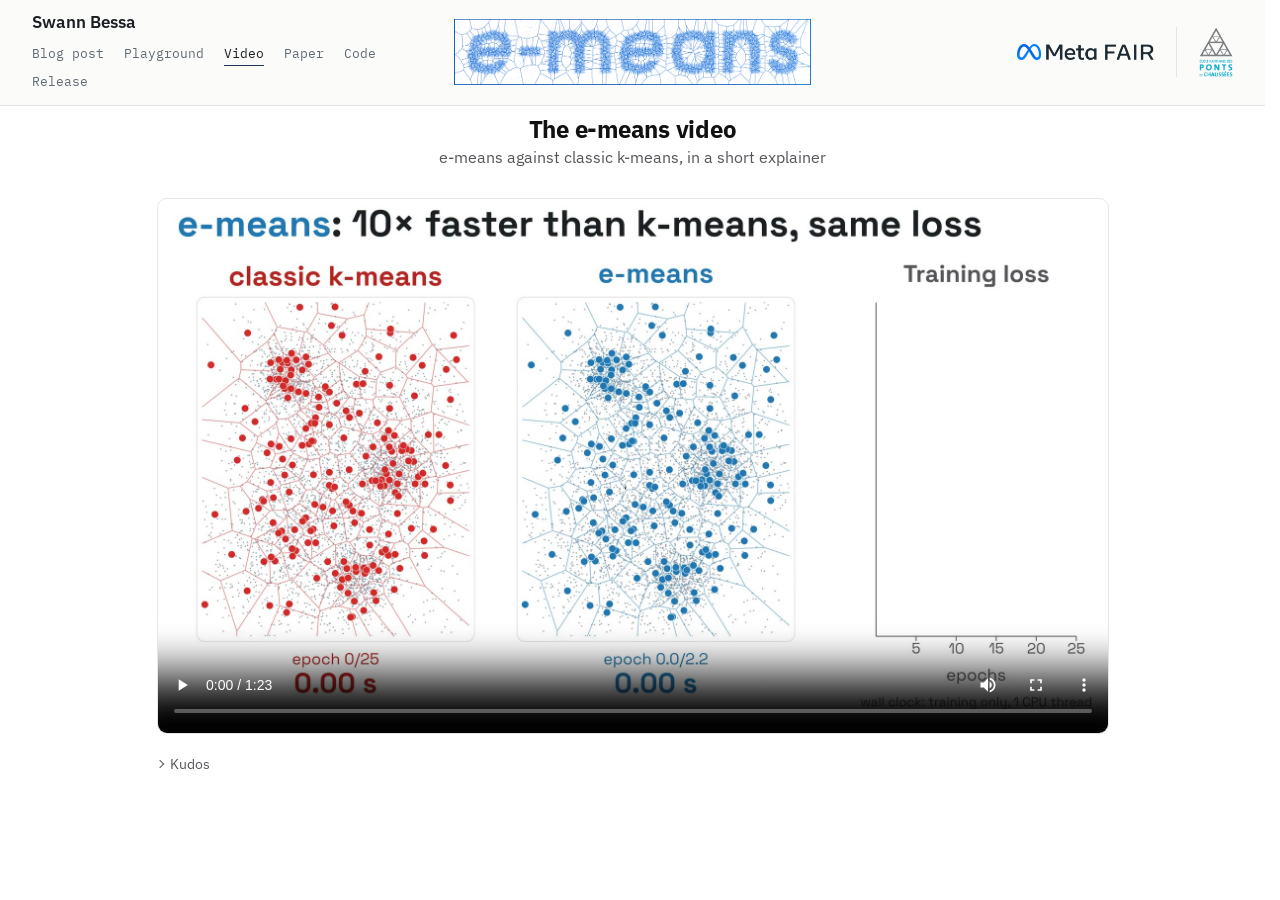
<file: video.html>
<!DOCTYPE html>
<html lang="en">
<head>
<meta charset="utf-8">
<meta name="viewport" content="width=device-width, initial-scale=1">
<meta name="color-scheme" content="light">
<title>The e-means video</title>
<link rel="preconnect" href="https://fonts.googleapis.com">
<link rel="preconnect" href="https://fonts.gstatic.com" crossorigin>
<link href="https://fonts.googleapis.com/css2?family=IBM+Plex+Mono:wght@400;500;600&family=IBM+Plex+Sans:wght@400;500;600;700&display=swap" rel="stylesheet" media="print" onload="this.media='all'">
<noscript><link href="https://fonts.googleapis.com/css2?family=IBM+Plex+Mono:wght@400;500;600&family=IBM+Plex+Sans:wght@400;500;600;700&display=swap" rel="stylesheet"></noscript>
<style>
html{scrollbar-gutter:stable; -webkit-text-size-adjust:100%; text-size-adjust:100%;}
.em-header{border-bottom:1px solid #e2e4e8; background:#fbfbfa; line-height:1.5;}
.em-header-inner{max-width:1400px; margin:0 auto; padding:10px 32px; display:grid;
    grid-template-columns:1fr auto 1fr; align-items:center; gap:12px 36px;}
.em-left{justify-self:start; display:flex; align-items:baseline; flex-wrap:wrap; gap:8px 28px;}
.em-name{font-family:"IBM Plex Sans",-apple-system,"Segoe UI",sans-serif; font-weight:600; font-size:17px;
  color:#1b1f23; text-decoration:none;}
.em-nav{font-family:"IBM Plex Mono",ui-monospace,Menlo,Consolas,monospace; font-size:13px; display:flex; gap:20px;}
  /* menu items never break inside; if the menu is wider than its column, its last items move to a second row */
  .em-nav{flex-wrap:wrap; row-gap:6px;}
  .em-nav > a, .em-nav > details > summary{white-space:nowrap;}
.em-nav a{color:#616b74; text-decoration:none; padding-bottom:2px; border-bottom:1px solid transparent;}
.em-nav a:hover, .em-nav a.active{color:#1b1f23; border-bottom-color:#1d3557;}
.em-paper{position:relative; display:inline-block;}
.em-paper summary{list-style:none; cursor:pointer; color:#616b74; padding-bottom:2px;
  border-bottom:1px solid transparent;}
.em-paper summary::-webkit-details-marker{display:none;}
.em-paper summary:hover, .em-paper[open] summary{color:#1b1f23; border-bottom-color:#1d3557;}
.em-paper-pop{position:absolute; left:0; top:calc(100% + 10px); z-index:20; width:min(680px, 92vw);
  background:#fff; border:1px solid #e2e4e8; border-radius:8px; padding:14px 16px;
  box-shadow:0 6px 24px rgba(0,0,0,0.08); font-family:"IBM Plex Sans",-apple-system,sans-serif;}
.em-paper-arxiv{font-size:13px; color:#616b74; margin-bottom:10px;}
.em-cite{font-family:"IBM Plex Mono",ui-monospace,Menlo,Consolas,monospace; font-size:12px;
  background:#f6f6f7; border:1px solid #e2e4e8; border-radius:6px; padding:10px 12px; margin:0 0 10px;
  white-space:pre-wrap; overflow-x:auto; color:#1b1f23;}
.em-copy{font-size:12px; padding:5px 12px;}
  .em-nav .em-paper-pop a.em-arxiv-link{color:#1f77b4; text-decoration:underline; text-underline-offset:2px; border-bottom:0;}
  .em-arxiv-btn{margin-left:8px;}
  .em-paper-pop .em-copy{font-family:inherit;}
  @media (max-width:420px){.em-paper-pop .em-cite{font-size:11px;}}
.em-mark{justify-self:center; display:block; line-height:0; background:#fff;
  border:none; transition:box-shadow 0.15s;}
.em-mark:hover{box-shadow:0 2px 10px rgba(0,0,0,0.12);}
.em-mark img{display:block; height:66px; width:auto;}
.em-mark{position:relative; cursor:zoom-in;}
.em-mark::after{content:"Click to zoom"; position:absolute; left:50%; top:calc(100% + 6px); transform:translateX(-50%); font:12px/1.4 "IBM Plex Sans",-apple-system,sans-serif; color:#fff; background:rgba(27,31,35,0.88); padding:3px 9px; border-radius:4px; white-space:nowrap; opacity:0; pointer-events:none; transition:opacity 0.15s; z-index:30;}
.em-mark:hover::after{opacity:1;}
.em-mark:focus-visible::after{opacity:1;}
.em-zoom{position:fixed; top:0; right:0; bottom:0; left:0; z-index:1000; display:none; flex-direction:column; align-items:center; justify-content:center; gap:16px; margin:0; padding:24px; background:rgba(251,251,250,0.97); cursor:zoom-out;}
.em-zoom.open{display:flex;}
.em-zoom img{max-width:min(1600px, 94vw); max-height:78vh; width:auto; height:auto; background:#fff; border:none; box-shadow:0 6px 30px rgba(0,0,0,0.12);}
.em-zoom figcaption{font-size:1.05em; color:#55555a;}
@media (max-width:1180px){
  .em-header-inner{grid-template-columns:1fr auto;}
  .em-mark{grid-column:1 / -1; grid-row:1;}
}
.em-logos{justify-self:end; display:flex; align-items:center; gap:22px;}
.em-logos > span{line-height:0; border:none; text-decoration:none;}
.em-logos img{display:block; width:auto;}
.em-logos .logo-fair{height:16px;}
.em-logos .logo-enpc{height:50px;}
.em-logos > span + span{padding-left:22px; border-left:1px solid #e2e4e8;}
</style>
<style>
:root{
  --ink:#111111; --ink-2:#55555a; --rule:#e5e5e8; --bg:#ffffff;
  --emablue:#1f77b4; --emared:#d62728;
}
*{box-sizing:border-box}
body{margin:0; background:var(--bg); color:var(--ink);
  font-family:"IBM Plex Sans",-apple-system,"Segoe UI","Helvetica Neue",Arial,sans-serif;
  line-height:1.5; font-size:16px;}
.wide{max-width:1140px; margin:0 auto; padding:14px 24px 80px;}
h1{font-size:1.7em; margin:8px 0 6px;}
p.lede{color:var(--ink-2); max-width:760px;}
h2{font-size:1.1em; margin:1.6em 0 0.5em;}
fieldset{border:1px solid var(--rule); border-radius:8px; padding:4px 16px 6px; margin:0 0 10px;}
fieldset .row{margin:2px 0;}
fieldset label{margin-top:1px; margin-bottom:1px;}
/* narrower parameter sliders so e-means epochs, Lloyd epochs and k fit on one line */
#paramKlog{width:112px;}
/* replay speed: not a run setting, so it looks different (grey, after a divider) */
.speedslider{display:inline-flex; align-items:center; gap:8px; padding-left:12px; border-left:1px solid var(--rule);}
/* the Parameters row is one line on desktop: slightly tighter gaps there */
@media (min-width:601px){fieldset:nth-of-type(2) .row{column-gap:12px;}}
#playSpeed{width:62px; accent-color:#8a8a90;}
.speedval{min-width:2.4em; color:var(--ink-2); font-variant-numeric:tabular-nums;}
@media (max-width:600px){.speedslider{display:grid; padding-left:0; border-left:0;} #playSpeed{width:100%;}}
#paramKval{min-width:3.5em;}
legend{font-weight:700; font-size:0.9em; padding:0 6px;}
label{display:inline-block; font-size:0.88em; color:var(--ink-2); margin:4px 10px 4px 0;}
input[type=number], select{font-size:0.95em; padding:3px 6px; width:90px;}
select{width:auto;}
textarea{width:100%; height:110px; font-family:"SF Mono","Menlo","Consolas",monospace; font-size:0.85em;}
.row{display:flex; flex-wrap:wrap; gap:4px 18px; align-items:center; margin:6px 0;}
.logslider{display:inline-flex; align-items:center; gap:8px;}
.logslider input[type=range]{width:200px;}
.logval{display:inline-block; min-width:5.5em; font-variant-numeric:tabular-nums; font-weight:600;}
button{font-size:0.95em; padding:8px 18px; border-radius:6px; border:1px solid var(--emablue);
  background:var(--emablue); color:#fff; cursor:pointer;}
button:hover{opacity:0.9}
button.secondary{background:#fff; color:var(--emablue);}
button:disabled{opacity:0.4; cursor:default;}
.anim-row{display:flex; flex-direction:column; margin-top:8px;
  border:1px solid var(--rule); border-radius:10px; padding:10px 20px 14px; background:#fcfcfd;}
/* below ~1100 px the chart moves to a second line instead of being cut off on the right */
.anim-panels{display:flex; gap:24px; flex-wrap:wrap; justify-content:center; justify-content:safe center; overflow-x:auto;}
.anim-row.stale .anim-panels{opacity:0.45;}
.anim-row canvas{border-radius:4px; max-width:100%; height:auto;}
.panel-title{font-weight:700; font-size:0.9em; min-height:1.3em; margin-bottom:6px; width:320px;
  display:flex; align-items:flex-end; line-height:1.3;}
.panel-title.lloyd{color:var(--emared)}
.panel-title.ema{color:var(--emablue)}
.readout{font-size:0.88em; color:var(--ink-2); margin-top:6px; min-height:3em; max-width:320px;}
.chart-legend{display:flex; gap:16px; justify-content:center; margin-top:8px; font-size:0.85em; color:var(--ink-2);}
.chart-legend .legend-item{display:inline-flex; align-items:center; gap:6px;}
.chart-legend .dot{display:inline-block; width:10px; height:10px; border-radius:50%;}
.chart-legend .line{display:inline-block; width:18px; height:0; border-top:2.2px solid; margin:0 1px;}
.chart-legend .line.dashed{border-top-style:dashed;}
.status{font-size:0.88em; color:var(--ink-2); margin-top:10px; white-space:pre-wrap; min-height:1.5em;}
.status.err{color:var(--emared); font-weight:600;}
.status .err{color:var(--emared); font-weight:600;}
/* the result: one sentence under the plots, each number in the colour of the method it favours */
.result-box{margin-top:14px; min-height:3.2em; font-size:1.02em; color:var(--ink); line-height:1.5;
  display:flex; flex-direction:column; align-items:center; justify-content:center; text-align:center;}
.result-box:empty{visibility:hidden;}
.result-box .better{color:var(--emablue);}
.result-box .worse{color:var(--emared);}
.result-box .tip{color:var(--ink-2); font-size:0.92em; margin-top:2px;}
.result-box .waiting{color:var(--ink-2); font-style:italic;}
.linslider{display:inline-flex; align-items:center; gap:8px;}
.math{font-family:"Times New Roman",Times,serif; font-style:italic; font-size:1.12em;}
.footnote{font-size:0.78em; color:var(--ink-2); font-weight:normal; margin-top:18px;}
/* the settings of the run and the notes, folded away: a quiet line with a chevron that turns when open */
.more-info{margin-top:14px; font-size:0.88em; color:var(--ink-2);}
.more-info + .more-info{margin-top:6px;}
.more-info summary{display:inline-flex; align-items:center; gap:7px; cursor:pointer; list-style:none;
  padding:2px 0; user-select:none;}
.more-info summary::-webkit-details-marker{display:none;}
.more-info summary:hover, .more-info[open] summary{color:var(--ink);}
.more-info summary:focus-visible{outline:2px solid var(--emablue); outline-offset:3px; border-radius:3px;}
.more-info .chev{width:6px; height:6px; border-right:1.6px solid currentColor;
  border-bottom:1.6px solid currentColor; transform:rotate(-45deg); transition:transform .15s ease;}
.more-info[open] .chev{transform:rotate(45deg) translate(-1px, -1px);}
.more-box{margin-top:8px; border:1px solid var(--rule); border-radius:8px; background:#fcfcfd;
  padding:10px 14px 12px;}
.more-box .run-info{white-space:pre-wrap; line-height:1.5;}
.more-box .run-info:empty{display:none;}
.more-box .footnote{font-size:1em; margin:8px 0 0; line-height:1.5;}
.more-box .run-info:empty + .footnote{margin-top:0;}
@media (prefers-reduced-motion: reduce){.more-info .chev{transition:none;}}
.linslider input[type=range]{width:104px;}
.controls{display:flex; align-items:center; flex-wrap:wrap; gap:8px 14px; margin:2px 0 0;}
/* one button: Train / Pause / Resume; wide enough for its longest label ("Preparing…") so the slider does
   not move when the label changes */
#startBtn{min-width:8.6em; white-space:nowrap;}
/* while preparing it ignores clicks but keeps the keyboard focus (the disabled attribute would drop it) */
#startBtn[aria-disabled="true"]{opacity:0.4; cursor:default;}
.play-btn{
  flex:0 0 auto; width:36px; height:36px; border-radius:50%;
  border:1px solid var(--rule); background:#fff; color:var(--emablue);
  font-size:0.85em; cursor:pointer; display:flex; align-items:center;
  justify-content:center; padding:0 0 0 2px;
}
.play-btn:hover{background:#f3f7fb}
/* the slider is 320 px wide when there is room and shrinks with the box on a phone */
.slider-col{display:flex; flex-direction:column; align-items:center; gap:4px; flex:0 1 320px; min-width:0;}
.slider-col input[type=range]{width:100%}
.slider-label{font-size:0.85em; color:var(--ink-2)}
.slider-label .eps .e, .slider-label .eps .l{white-space:nowrap;}
.slider-label .eps .e{color:var(--emablue);} .slider-label .eps .l{color:var(--emared);}
/* the CPU time and both epochs read as one line (Swann, 2026-11-06): a wider column for it, never broken */
@media (min-width: 601px){.cpu-timed .slider-col{flex-basis:440px;} .slider-label{white-space:nowrap;}}
/* phones: the epochs get their own line under the CPU time, without the separator */
/* (on a phone the method names go too: the colours already say which number is which) */
@media (max-width: 600px){.slider-label .eps{display:block;} .slider-label .eps .sep{display:none;}
  .slider-label .eps .nm{display:none;}}
/* playback slider, like a video player: played | computed | not computed yet */
/* drawn on the input itself, so it repaints whenever --pf/--bf change; --be lets the computed part
   reach the right edge once training is done (the thumb-centre mapping alone stops 7 px short) */
.slider-col input[type=range]{-webkit-appearance:none; appearance:none; height:18px; margin:0;
  cursor:pointer; --pf:0; --bf:0; --be:0;
  background:linear-gradient(to right, var(--emablue) calc(7px + (100% - 14px) * var(--pf)),
    #aac6e0 0 calc(7px + (100% - 14px) * var(--bf) + 7px * var(--be)), #e6e7ea 0) center / 100% 6px no-repeat;}
.slider-col input[type=range]:disabled{cursor:default; opacity:0.5;}
.slider-col input[type=range]:focus{outline:none;}
.slider-col input[type=range]::-moz-range-track{height:6px; border:none; background:transparent;}
.slider-col input[type=range]::-webkit-slider-runnable-track{height:6px; border:none; background:transparent;}
.slider-col input[type=range]::-moz-range-progress{background:transparent;}
.slider-col input[type=range]::-moz-range-thumb{box-sizing:border-box; width:14px; height:14px; border-radius:50%;
  background:var(--emablue); border:2px solid #fff; box-shadow:0 0 0 1px rgba(0,0,0,0.25);}
.slider-col input[type=range]::-webkit-slider-thumb{-webkit-appearance:none; box-sizing:border-box; width:14px;
  height:14px; margin-top:-4px; border-radius:50%; background:var(--emablue); border:2px solid #fff;
  box-shadow:0 0 0 1px rgba(0,0,0,0.25);}
.slider-col input[type=range]:focus-visible::-moz-range-thumb{box-shadow:0 0 0 3px rgba(31,119,180,0.35);}
.slider-col input[type=range]:focus-visible::-webkit-slider-thumb{box-shadow:0 0 0 3px rgba(31,119,180,0.35);}
.linslider input[type=number]{width:4.5em;}
code{font-family:"SF Mono","Menlo","Consolas",monospace; background:#f4f4f6;
  border:1px solid var(--rule); border-radius:4px; padding:0.1em 0.4em; font-size:0.92em;}
</style>
<style id="emCodeStyle">
  .em-code-pop{width:auto; white-space:nowrap;}
  .em-nav .em-code-pop a.em-code-link{font-family:"IBM Plex Mono",ui-monospace,Menlo,Consolas,monospace; font-size:13px; color:#1f77b4;}
  /* phones: the pop-up spans the screen and its sentence wraps; the faiss path stays on one line */
  @media (max-width: 600px){
    .em-nav .em-code-pop{left:8px; right:8px; width:auto; white-space:normal;}
    .em-nav .em-code-pop a.em-code-link{white-space:nowrap;}
  }
</style>
<style id="pgHeroStyle">
  .pg-hero{padding:10px 0 11px; text-align:center;}
  .pg-hero-inner{max-width:1140px; margin:0 auto; padding:0 24px;}
  .pg-hero h1{font-size:24px; line-height:1.15; margin:0 0 2px; letter-spacing:-0.01em;}
  .pg-hero p.lede{font-size:16px; color:var(--ink-2); margin:0; max-width:none;}
</style>
<style id="pgPhoneStyle">
/* ===== Phones, tablets and touch screens. Every rule that changes the page is inside a media query that a
   desktop browser (fine pointer, wider than 600 px) does not match, so desktops render exactly as before. ===== */
.lbl{display:contents;}          /* label text wrapper: invisible on desktop, a grid cell on phones */
.touch-note{display:none;}       /* the note on phone limits, shown on touch screens only */

/* --- Touch screens (a finger is the main pointer): targets of at least 44 px, and 16 px text in the form
   fields so that iOS does not zoom the page in when one is tapped (pinch-zoom stays available). --- */
@media (pointer: coarse){
  select, input[type=number]{font-size:16px; min-height:44px;}
  #startBtn{min-height:44px;}
  .em-copy{min-height:44px;}
  .em-nav a.em-code-link{display:inline-block; padding:12px 0;}
  fieldset input[type=range]{height:44px;}
  /* the header links keep their look; an invisible margin around each one takes the finger */
  .em-name, .em-nav a, .em-paper summary{position:relative;}
  .em-name::after, .em-nav a::after, .em-paper summary::after{content:""; position:absolute;
    left:-6px; right:-6px; top:-11px; bottom:-11px;}
  /* playback slider: 44 px tall to grab, the visible track stays 6 px, the thumb grows from 14 to 26 px
     (the played / computed bar is re-drawn for the bigger thumb) */
  .slider-col input[type=range]{height:44px;
    background:linear-gradient(to right, var(--emablue) calc(13px + (100% - 26px) * var(--pf)),
      #aac6e0 0 calc(13px + (100% - 26px) * var(--bf) + 13px * var(--be)), #e6e7ea 0) center / 100% 6px no-repeat;}
  .slider-col input[type=range]::-moz-range-thumb{width:26px; height:26px;}
  .slider-col input[type=range]::-webkit-slider-thumb{width:26px; height:26px; margin-top:-10px;}
  .touch-note{display:block;}
}

/* --- Below 940 px the Paper menu (680 px wide, anchored at its link) runs off the right edge: open both menus
   under the header, inside the screen, and let the citation wrap --- */
@media (max-width: 940px){
  .em-header-inner{position:relative;}
  .em-paper{position:static;}
  .em-paper-pop{left:16px; right:16px; width:auto; max-width:680px; top:calc(100% - 4px);}
  .em-code-pop{left:auto;}
  .em-cite{white-space:pre-wrap;}
}

/* --- Phones held upright (up to 600 px wide) --- */
@media (max-width: 600px){
  /* header: the wordmark on its own line, shrunk to the screen; then the name with the two logos (smaller,
     still plain images); then the links */
  .em-header-inner{grid-template-columns:1fr auto; padding:10px 16px 6px; gap:6px 12px;}
  .em-mark{grid-column:1 / -1; grid-row:1; justify-self:center; width:min(100%, 340px);}
  .em-mark img{width:100%; height:auto;}
  .em-left{display:contents;}
  .em-name{grid-column:1; grid-row:2; align-self:center;}
  .em-logos{grid-column:2; grid-row:2; gap:14px;}
  .em-logos > span + span{padding-left:14px;}
  .em-logos .logo-fair{height:12px;}
  .em-logos .logo-enpc{height:32px;}
  .em-nav{grid-column:1 / -1; grid-row:3; gap:4px 18px; flex-wrap:wrap;}
  .em-nav a, .em-paper summary{white-space:nowrap;}
  .pg-hero{padding:8px 0 9px;}
  .pg-hero-inner{padding:0 16px;}
  .pg-hero h1{font-size:22px;}
  .pg-hero p.lede{font-size:15px; line-height:1.4;}
  .wide{padding:10px 16px 48px;}
  /* settings: one per line, as label | slider | value, with the slider taking what is left */
  fieldset{min-width:0; padding:2px 12px 6px; margin-bottom:8px;}
  .row{display:block; margin:0;}
  .row > label{display:grid; grid-template-columns:6.4em minmax(0, 1fr) 5.2em; align-items:center;
    column-gap:8px; margin:0; padding:1px 0; line-height:1.25;}
  .lbl{display:block;}
  .row > label > select, #genSeed{grid-column:2 / -1;}
  #genSeed, #paramIters{justify-self:start;}
  select{width:100%; min-width:0;}
  .row input[type=range], #paramKlog{width:100%; min-width:0; margin:0;}
  .row .logval{min-width:0;}
  .controls{flex-wrap:nowrap; scroll-margin-top:8px;}
  /* plots: Lloyd and e-means side by side at half width, the loss chart under them; the canvases keep
     their shape (only their displayed size changes, never what is computed or drawn) */
  .anim-row{padding:8px 8px 10px;}
  .anim-panels{display:grid; grid-template-columns:repeat(2, minmax(0, 1fr)); gap:6px 10px;}
  .anim-panels > div:nth-child(3){grid-column:1 / -1; justify-self:center; width:100%; max-width:360px;
    margin-top:6px;}
  .anim-row canvas{width:100% !important;}
  .panel-title{width:auto; margin-bottom:4px;}
  .pt-more{display:none;}
  .readout{max-width:none; font-size:0.8em; line-height:1.35; min-height:4.05em;}
  .chart-legend{font-size:0.875em;}
  .footnote{font-size:0.875em;}
}

/* --- Phones held sideways (short screen, touch, wider than 600 px; a narrower one keeps the upright layout):
   one-line header and title, and the three plots in one
   row, sized so that a plot fits on the screen together with the Train button and the slider --- */
@media (orientation: landscape) and (min-width: 601px) and (max-height: 500px) and (pointer: coarse){
  .em-header-inner{grid-template-columns:1fr auto 1fr; padding:6px 24px; gap:6px 24px;}
  .em-mark{grid-column:auto; grid-row:auto; width:auto;}
  .em-mark img{height:36px; width:auto;}
  .em-left{gap:0 20px;}
  .em-nav{gap:16px;}
  .em-logos{gap:14px;}
  .em-logos > span + span{padding-left:14px;}
  .em-logos .logo-fair{height:12px;}
  .em-logos .logo-enpc{height:34px;}
  .pg-hero{padding:6px 0 7px;}
  .pg-hero-inner{display:flex; flex-wrap:wrap; align-items:baseline; justify-content:center; column-gap:16px;}
  .wide{padding-top:10px;}
  .row > label{flex:1 1 auto; white-space:nowrap; margin:0;}
  .row input[type=range], #paramKlog{width:60px; flex:1 1 60px; min-width:50px;}
  select{max-width:10em;}
  #genSeed{width:4.5em;}
  .controls{scroll-margin-top:6px;}
  .anim-row{padding:8px 12px 10px;}
  .anim-panels{--pw:min(320px, calc(100vh - 130px), calc((100vw - 140px) / 3)); gap:16px;}
  .anim-panels > div{width:var(--pw);}
  .anim-row canvas{width:100% !important;}
  .panel-title{width:auto;}
  .pt-more{display:none;}
  .readout{max-width:none;}
}
@supports (height: 100svh){
  @media (orientation: landscape) and (min-width: 601px) and (max-height: 500px) and (pointer: coarse){
    /* the small viewport: the screen height left when the browser's toolbars are showing */
    .anim-panels{--pw:min(320px, calc(100svh - 130px), calc((100vw - 140px) / 3));}
  }
}
</style>
<style id="videoStyle">
  .video-wrap{max-width:1000px; padding-top:18px;}
  .em-video{display:block; width:100%; height:auto; aspect-ratio:16 / 9; background:#fff;
    border:1px solid var(--rule); border-radius:10px;}
  .video-wrap .more-info{margin-top:18px;}
  .video-wrap .footnote a{color:var(--emablue); text-decoration:none;}
  .video-wrap .footnote a:hover{text-decoration:underline;}
  @media (max-width: 600px){.video-wrap{padding:10px 12px 60px;} .em-video{border-radius:6px;}}
</style>
<meta name="description" content="e-means against classic k-means, in a short explainer">
<meta property="og:type" content="website">
<meta property="og:url" content="https://e-means.github.io/video.html">
<meta property="og:title" content="The e-means video">
<meta property="og:description" content="e-means against classic k-means, in a short explainer">
<meta property="og:image" content="https://e-means.github.io/assets/emeans_video_v3_poster.jpg">
<meta name="twitter:card" content="summary_large_image">
<meta name="twitter:title" content="The e-means video">
<meta name="twitter:description" content="e-means against classic k-means, in a short explainer">
<meta name="twitter:image" content="https://e-means.github.io/assets/emeans_video_v3_poster.jpg">
<link rel="stylesheet" href="assets/mobile-header.css">
<link rel="stylesheet" href="assets/mobile-video.css">
<script defer src="assets/mobile-header.js"></script>
<script defer src="assets/mobile-video.js"></script>
<script>/*! JavaScript on this page: MIT License, Copyright (c) Meta Platforms, Inc. and affiliates. See https://github.com/e-means/e-means.github.io/blob/main/LICENSE */</script>
</head>
<body>
<header class="em-header">
  <div class="em-header-inner">
    <div class="em-left">
      <a class="em-name" href="https://swannbessa.github.io/">Swann Bessa</a>
      <nav class="em-nav">
        <a href="./">Blog post</a>
        <a href="playground.html">Playground</a>
        <a href="video.html" class="active">Video</a>
        <details class="em-paper">
          <summary>Paper</summary>
          <div class="em-paper-pop">
            <div class="em-paper-arxiv">On arXiv: <a class="em-arxiv-link" href="https://arxiv.org/abs/2611.09501" target="_blank" rel="noopener">arxiv.org/abs/2611.09501</a></div>
            <pre class="em-cite" id="emCite">@misc{bessa2026emeansoutperformingkmeansin,
      title={e-means: outperforming k-means (in one-tenth the epochs)}, 
      author={Swann Bessa and Pierre-Emmanuel Mazar&eacute; and Gergely Szilvasy and Hugo Touvron and David Picard and Matthijs Douze and Herv&eacute; J&eacute;gou},
      year={2026},
      eprint={2611.09501},
      archivePrefix={arXiv},
      primaryClass={cs.LG},
      url={https://arxiv.org/abs/2611.09501}, 
}</pre>
            <button type="button" class="secondary em-copy" id="emCopy">Copy citation</button><button type="button" class="secondary em-copy em-arxiv-btn" onclick="window.open('https://arxiv.org/abs/2611.09501', '_blank', 'noopener')">Open on arXiv</button>
          </div>
        </details>
        <details class="em-paper em-code">
          <summary>Code</summary>
          <div class="em-paper-pop em-code-pop">
            e-means is available in faiss : <a class="em-code-link" href="https://github.com/facebookresearch/faiss/tree/main/contrib/e_means" target="_blank" rel="noopener">faiss/contrib/e_means</a>
          </div>
        </details>
        <a href="https://x.com/swann_bessa/status/2120200714630594911" target="_blank" rel="noopener">Release</a>
      </nav>
    </div>
    <a class="em-mark" href="assets/emeans-wordmark.png?v=silk320" aria-label="Zoom into the e-means logo"><img src="assets/emeans-wordmark.png?v=silk320" alt="e-means"></a>
    <div class="em-logos">
      <span><img class="logo-fair" src="assets/meta-fair-logo.png" alt="Meta FAIR"></span>
      <span><img class="logo-enpc" src="assets/enpc-logo.png" alt="École nationale des ponts et chaussées"></span>
    </div>
  </div>
</header>
<header class="pg-hero">
  <div class="pg-hero-inner">
    <h1>The e-means video</h1>
    <p class="lede">e-means against classic k-means, in a short explainer</p>
  </div>
</header>
<div class="wide video-wrap">
<video class="em-video" controls playsinline preload="metadata" poster="assets/emeans_video_v3_poster.jpg?v=20261108" width="1920" height="1080">
  <source src="assets/emeans_video_v3.mp4?v=20261108" type="video/mp4">
  <source src="assets/emeans_video_v3.webm?v=20261108" type="video/webm">
  Your browser cannot play this video here: <a href="assets/emeans_video_v3.mp4?v=20261108">download it</a>.
</video>
<details class="more-info">
<summary><span class="chev" aria-hidden="true"></span>Kudos</summary>
<div class="more-box">
<p class="footnote">Special thanks to <a href="https://shaamallow.com/" target="_blank" rel="noopener">Eyal Benaroche</a> for his extremely detailed feedback. Thanks also to <a href="https://hector.gr/" target="_blank" rel="noopener">Hector Garcia Rodriguez</a>, <a href="https://manuelfay.github.io/" target="_blank" rel="noopener">Manuel Faysse</a>, <a href="https://www.alphaxiv.org/@loic-cabannes" target="_blank" rel="noopener">Loic Cabannes</a>, <a href="https://fleuret.org/francois/" target="_blank" rel="noopener">Francois Fleuret</a> and <a href="https://maxbeck.ai/" target="_blank" rel="noopener">Maximilian Beck</a> for their feedback.</p>
</div>
</details>
</div>
<script>
const emPaper = document.querySelector(".em-paper");
document.addEventListener("click", e => {
  if (emPaper.open && !emPaper.contains(e.target)) emPaper.open = false;
});
document.getElementById("emCopy").addEventListener("click", () => {
  const btn = document.getElementById("emCopy");
  // no clipboard on http:// pages and in some in-app browsers: say so instead of doing nothing
  if (!navigator.clipboard) { btn.textContent = "Select the text to copy"; return; }
  navigator.clipboard.writeText(document.getElementById("emCite").textContent).then(
    () => { btn.textContent = "Copied"; setTimeout(() => { btn.textContent = "Copy citation"; }, 1500); },
    () => { btn.textContent = "Select the text to copy"; });
});
</script>
<script id="emCodeScript">
(function () {
  var code = document.querySelector(".em-code"), paper = document.querySelector(".em-paper:not(.em-code)");
  if (!code) return;
  document.addEventListener("click", function (e) { if (code.open && !code.contains(e.target)) code.open = false; });
  code.addEventListener("toggle", function () { if (code.open && paper) paper.open = false; });
  if (paper) paper.addEventListener("toggle", function () { if (paper.open) code.open = false; });
})();
</script>
<figure class="em-zoom" id="emZoom" role="dialog" aria-label="e-means logo, enlarged">
  <img src="assets/emeans-wordmark.png?v=silk320" alt="e-means, clustered by e-means">
  <figcaption>e-means, clustered by e-means: Visualization of the Voronoi cells</figcaption>
</figure>
<script>
(function () {
  var mark = document.querySelector(".em-mark"), zoom = document.getElementById("emZoom");
  if (!mark || !zoom) return;
  mark.addEventListener("click", function (e) { e.preventDefault(); zoom.classList.add("open"); });
  zoom.addEventListener("click", function () { zoom.classList.remove("open"); });
  document.addEventListener("keydown", function (e) { if (e.key === "Escape") zoom.classList.remove("open"); });
})();
</script>
</body>
</html>
</file>
<file: assets/mobile-header.css>
/* mobile pass (2026-11-08): header overrides.
   The shared header (name, menu, Paper / Code pop-ups, e-means wordmark, partner logos) on all four
   pages. Every rule that changes the look sits inside a media query a desktop window wider than
   1180 px with a mouse does not match, so the desktop rendering is unchanged. */

/* iOS Safari enlarges text on its own when a phone is turned sideways: keep the sizes we set */
html{-webkit-text-size-adjust:100%; text-size-adjust:100%;}

/* the zoom dialog's swipe strip (added by mobile-header.js) is invisible except on upright phones */
.em-zoom .em-zoom-pan{display:contents;}
.em-zoom .em-zoom-hint{display:none;}
html.em-zoom-lock, html.em-zoom-lock body{overflow:hidden;}

/* --- Below 940 px the Paper pop-up (680 px wide, anchored at its link) ran off the right edge of the
   blog post. Open both pop-ups under the header, inside the screen, and let the citation wrap. The
   other three pages already did this; the rule is repeated here so all four behave the same. --- */
@media (max-width:940px){
  .em-header .em-header-inner{position:relative;}
  .em-header .em-paper{position:static;}
  .em-header .em-paper-pop{left:16px; right:16px; width:auto; max-width:680px; top:calc(100% - 4px);
    margin-top:0; box-sizing:border-box;}
  .em-header .em-code-pop{left:auto;}
  .em-header .em-cite{white-space:pre-wrap;}
}
@media (max-width:600px){
  .em-header .em-paper-pop, .em-header .em-nav .em-code-pop{left:8px; right:8px;}
}

/* --- Narrow windows and touch screens: tap targets of at least 44 px. The links keep their look;
   an invisible margin around each one takes the finger. --- */
@media (max-width:1179px), (pointer:coarse){
  .em-header .em-name, .em-header .em-nav a, .em-header .em-paper summary{position:relative;}
  .em-header .em-name::after, .em-header .em-nav > a::after, .em-header .em-paper > summary::after{
    content:""; position:absolute; left:-6px; right:-6px; top:-11px; bottom:-11px;}
  .em-header .em-copy{min-height:44px; padding:0 16px; font-size:14px;}
  .em-header .em-nav .em-code-pop a.em-code-link{display:inline-block; padding:12px 0;}
  .em-header .em-paper summary{-webkit-tap-highlight-color:transparent;}
  /* a menu item never breaks inside itself ("Blog / post" on two lines); the menu wraps instead */
  .em-header .em-nav{flex-wrap:wrap;}
  .em-header .em-nav > a, .em-header .em-paper > summary{white-space:nowrap;}
}

/* --- Phones held sideways: the one-row header gave the name and menu only a third of the width, so
   the menu broke inside "Blog post". The menu column now takes what it needs, the wordmark is centred
   in what is left. --- */
@media (orientation:landscape) and (max-height:500px) and (min-width:601px) and (max-width:1139px) and (pointer:coarse){
  .em-header .em-header-inner{grid-template-columns:auto minmax(130px, 1fr) auto; padding:6px 24px; gap:6px 20px;}
  .em-header .em-mark{grid-column:auto; grid-row:auto; justify-self:center; width:100%; max-width:195px;}
  .em-header .em-mark img{width:100%; height:auto;}
  /* the blog switched to this one-row header only from 700 px; small phones (667 px) got a header
     that filled more than half the screen */
  .em-header .em-left{justify-self:start; gap:0 20px;}
  .em-header .em-nav{gap:4px 16px;}
  .em-header .em-logos{justify-self:end; gap:14px;}
  .em-header .em-logos > span + span{padding-left:14px;}
  .em-header .em-logos .logo-fair{height:12px;}
  .em-header .em-logos .logo-enpc{height:34px;}
}
/* the smallest phones sideways (667 px): a little tighter, so the menu stays on one line */
@media (orientation:landscape) and (max-height:500px) and (min-width:601px) and (max-width:719px) and (pointer:coarse){
  .em-header .em-header-inner{padding:6px 16px; gap:6px 14px;}
  .em-header .em-nav{gap:4px 12px;}
  .em-header .em-logos{gap:10px;}
  .em-header .em-logos > span + span{padding-left:10px;}
  .em-header .em-logos .logo-fair{height:11px;}
  .em-header .em-logos .logo-enpc{height:30px;}
}

/* --- Upright phones: the menu may need two lines. On the blog it was one unbreakable line that pushed
   the page 18 px wider than a 320 px screen and cut off the right end of the wordmark. --- */
@media (max-width:600px){
  .em-header .em-nav{flex-wrap:wrap; row-gap:6px;}
  .em-header .em-left{min-width:0; max-width:100%;}
  .em-header .em-mark{max-width:100%;}
}
/* the five items do not fit on one line below 360 px: break them three and two rather than leaving
   "Code" alone on the second line */
@media (max-width:359px){
  .em-header .em-nav{max-width:236px; row-gap:14px;}
  .em-header .em-left{justify-content:center;}
  /* the blog centres its header, so its two menu lines are centred too */
  .em-header .em-nav:has(> a.active[href="./"]){justify-content:center;}
}

/* --- Touch screens have no hover: drop the "Click to zoom" label that would stick after a tap --- */
@media (hover:none){
  .em-header .em-mark::after{content:none;}
}

/* --- The zoomed wordmark on an upright phone. It is 5.4 times wider than tall, so fitting it to the
   screen width made it SMALLER than in the header (301 px against 340 px at 320 px). Show it large
   instead, in a strip that pans sideways with a swipe, starting at the middle. --- */
@media (max-width:600px) and (orientation:portrait){
  .em-zoom.open{padding:24px 0; gap:12px;}
  .em-zoom .em-zoom-pan{display:block; width:100%; overflow-x:auto; overflow-y:hidden;
    overscroll-behavior:contain; -webkit-overflow-scrolling:touch; scrollbar-width:thin;}
  .em-zoom .em-zoom-pan img{display:block; max-width:none; max-height:none;
    height:min(170px, 32vh); width:auto; margin:0 auto;}
  .em-zoom figcaption{padding:0 16px; text-align:center; font-size:15px;}
  .em-zoom .em-zoom-hint{display:block; padding:0 16px; text-align:center;
    font:13px/1.4 "IBM Plex Sans",-apple-system,sans-serif; color:#616b74;}
}
</file>
<file: assets/mobile-playground.css>
/* mobile pass (2026-11-08): playground overrides */
/* Every rule sits inside a query a desktop window (fine pointer, wider than 600 px) does not match,
   so the desktop look is unchanged. */

/* --- Finger-sized targets for the last few controls the page leaves small: the two folding lines
   ("additional info", "Kudos") and the three key entries under the plots, whose tap shows a gloss.
   Width-based as well as pointer-based, so a phone browser that reports a fine pointer
   (or "request desktop site") still gets them. --- */
@media (pointer: coarse), (max-width: 600px){
  .more-info summary{min-height:44px; padding:0;}
  .more-info + .more-info{margin-top:0;}
  /* an invisible margin around each key entry takes the finger; the look does not change */
  .panel-key [data-tip]::before{content:""; position:absolute; left:-4px; right:-4px; top:-12px; bottom:-12px;}
  /* a tap on a key entry must not flash the grey iOS highlight over the plots */
  .panel-key [data-tip], .more-info summary, #startBtn, .checkopt{-webkit-tap-highlight-color:transparent;}
  /* double-tap zoom off on the controls, so two quick taps on Train or a slider do not zoom the page
     (pinch-zoom stays available) */
  .wide button, .wide input, .wide select, .wide label, .wide summary, .panel-key{touch-action:manipulation;}
}

/* --- Narrow windows get the touch sizes the page gives touch screens, whatever pointer the browser reports --- */
@media (max-width: 600px){
  select, input[type=number]{font-size:16px; min-height:44px;}
  #startBtn{min-height:44px;}
  fieldset input[type=range]{height:44px;}
  .checkopt{min-height:44px; gap:10px;}
  .checkopt input{width:20px; height:20px;}
  .slider-col input[type=range]{height:44px;}
}

/* --- Phones held sideways: "Play speed" stretched across the whole line, with its divider hanging on the
   left. It keeps the width of the other sliders and sits after them like on a computer. --- */
@media (orientation: landscape) and (min-width: 601px) and (max-height: 500px) and (pointer: coarse){
  .row > label.speedslider{flex:0 1 auto;}
  .speedslider #playSpeed{flex:0 0 90px; width:90px;}
  /* it can start a line there, so no divider on its left */
  .row > label.speedslider{padding-left:0; border-left:0;}
}

/* the copy of a refused-setting error, right under the Train button (see mobile-playground.js); shown on the
   layouts where the status line is far below the button, hidden everywhere else */
.mpg-err{display:none;}
@media (max-width: 600px), (orientation: landscape) and (min-width: 601px) and (max-height: 500px) and (pointer: coarse){
  .mpg-err:not(:empty){display:block; margin:6px 0 2px; padding:8px 10px; border:1px solid rgba(214,39,40,0.35);
    border-radius:6px; background:#fff5f5; color:var(--emared); font-size:0.88em; font-weight:600;
    line-height:1.4; white-space:pre-wrap;}
}
</file>
<file: assets/mobile-map.css>
/* mobile pass (2026-11-08): map overrides */
/* the results map's phone fixes (tap tooltips, one-finger pan, pinch, 44px controls, 70svh map)
   live in the page itself, generated from results_map_body.html; nothing needed here */
</file>
<file: assets/mobile-video.css>
/* mobile pass (2026-11-08): video overrides */
/* Every rule sits in a media query a desktop window (wider than 600 px and taller than 500 px, fine pointer)
   does not match, so the desktop page renders exactly as before. */

/* --- Phones held upright: the video runs edge to edge, so its small text is as large as the screen allows.
   The page gutter is 12 px (videoStyle), so the video steps out of it by 12 px on each side. --- */
@media (max-width: 600px){
  .video-wrap{padding-top:6px; overflow-x:clip;}
  .video-wrap .em-video{width:calc(100% + 24px); max-width:none; margin:0 -12px;
    border:0; border-top:1px solid var(--rule); border-bottom:1px solid var(--rule); border-radius:0;}
  .video-wrap .more-info{margin-top:14px;}
  /* Kudos: readable text, a little more air between the lines so each name is easy to hit */
  .video-wrap .more-box .footnote{font-size:15px; line-height:1.65;}
  .video-wrap .more-box{padding:10px 12px 12px;}
}

/* --- Phones held sideways (a short, wide screen): the whole video fits the screen height, centred, so it
   can be watched without scrolling once it is in view. --- */
@media (orientation: landscape) and (max-height: 500px){
  .video-wrap{padding:8px 12px 40px;}
  .video-wrap .em-video{width:min(100%, calc((100vh - 8px) * 16 / 9)); margin:0 auto; border-radius:6px;
    scroll-margin-top:4px;}
}
@supports (height: 100svh){
  @media (orientation: landscape) and (max-height: 500px){
    /* the small viewport: the screen height left while the browser's toolbars are showing */
    .video-wrap .em-video{width:min(100%, calc((100svh - 8px) * 16 / 9));}
  }
}

/* --- Touch screens: the Kudos line is a 44 px target, and the links are underlined (there is no hover to
   reveal them) with a padded hit area that does not change the line spacing. --- */
@media (pointer: coarse){
  .video-wrap .more-info summary{min-height:44px; padding:0 12px 0 0; font-size:15px;}
  .video-wrap .more-box .footnote{font-size:15px; line-height:1.65;}
  .video-wrap .more-box .footnote a{text-decoration:underline; text-decoration-color:rgba(31,119,180,0.35);
    text-underline-offset:2px; padding:4px 0; -webkit-tap-highlight-color:rgba(31,119,180,0.15);}
}
</file>
